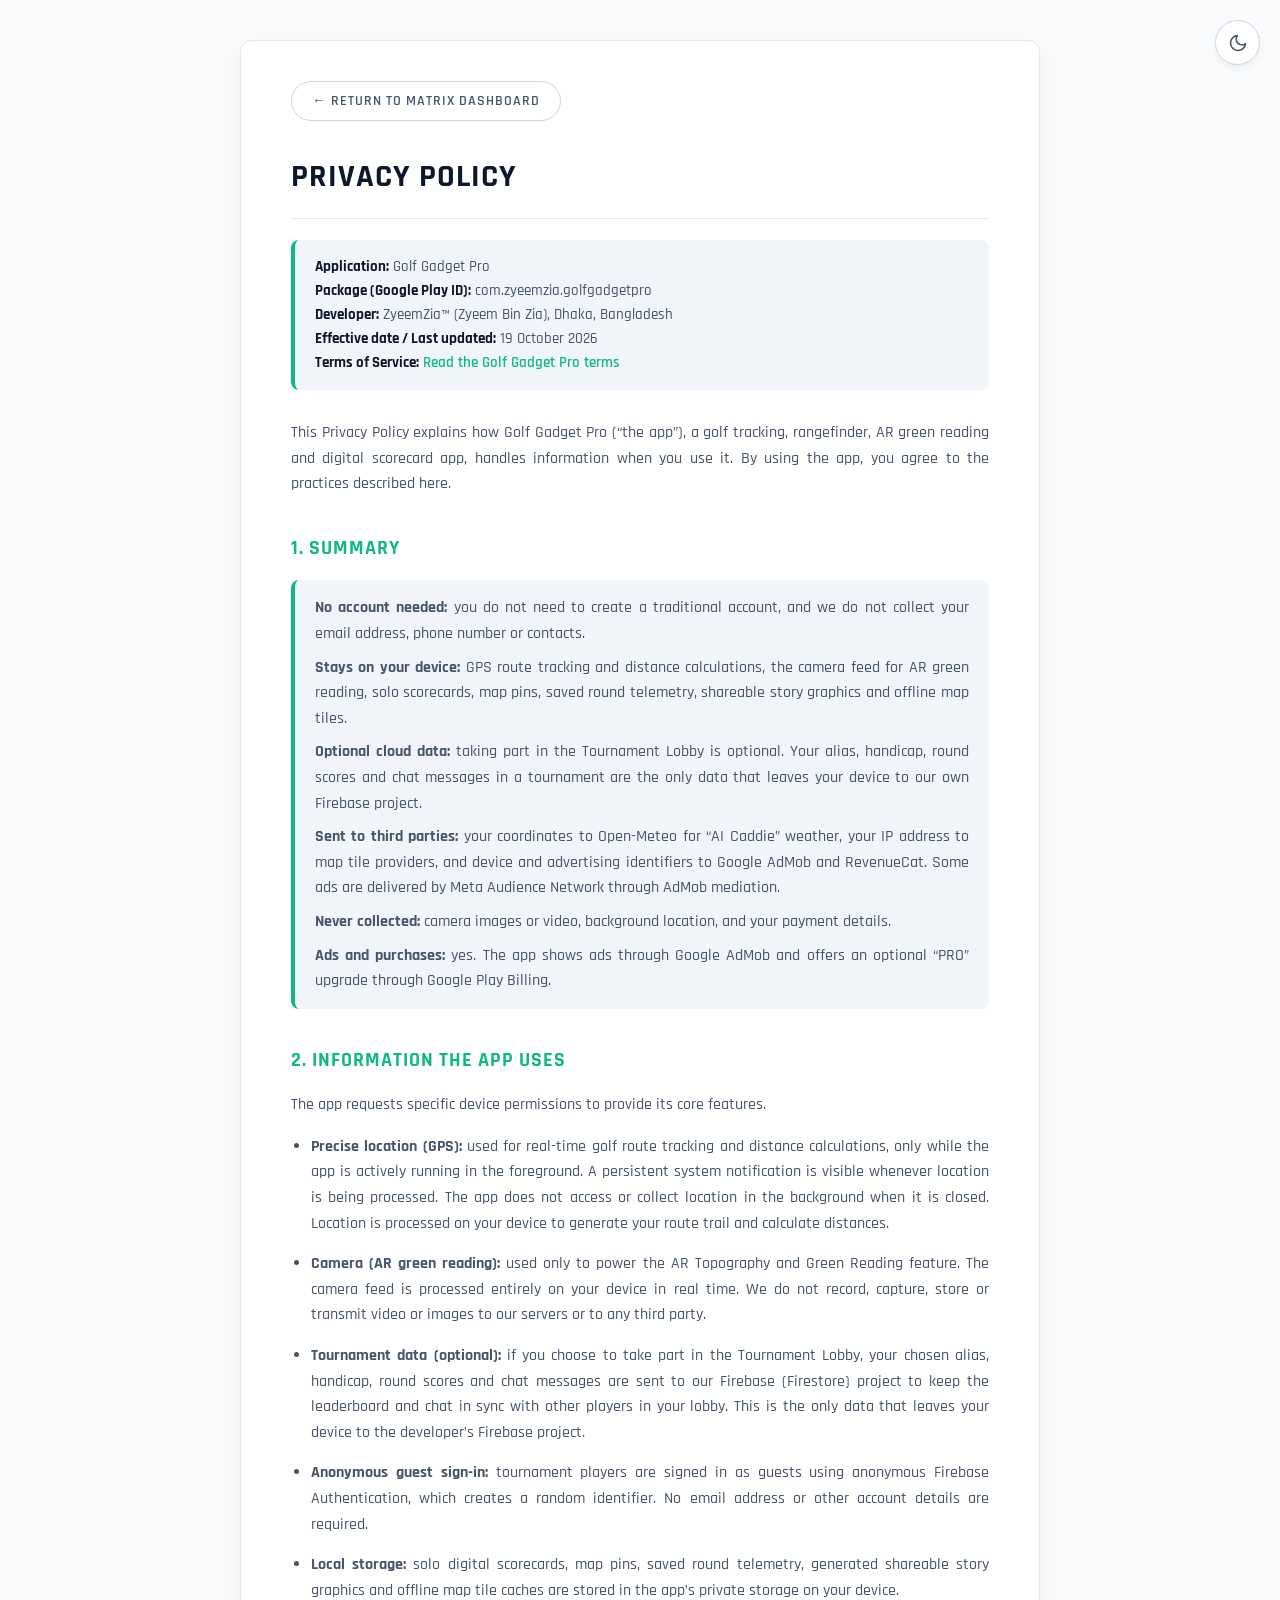
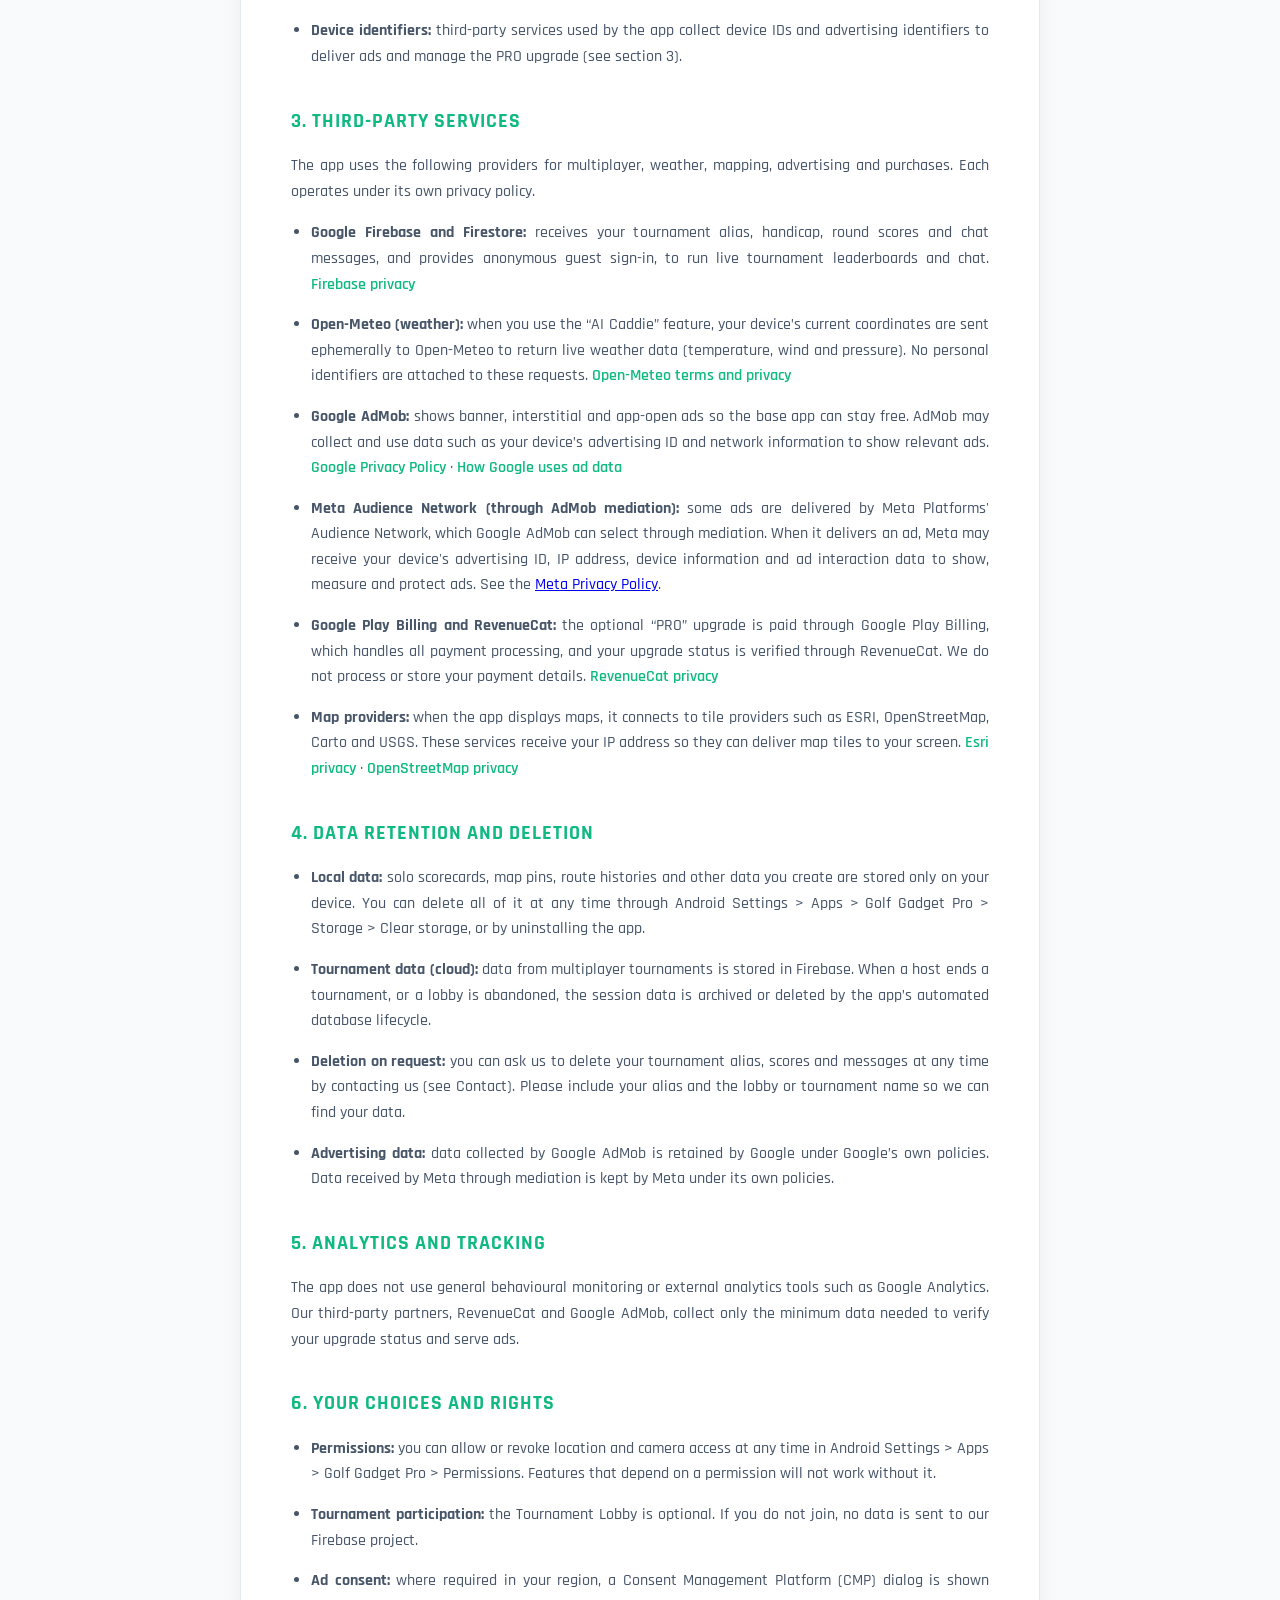
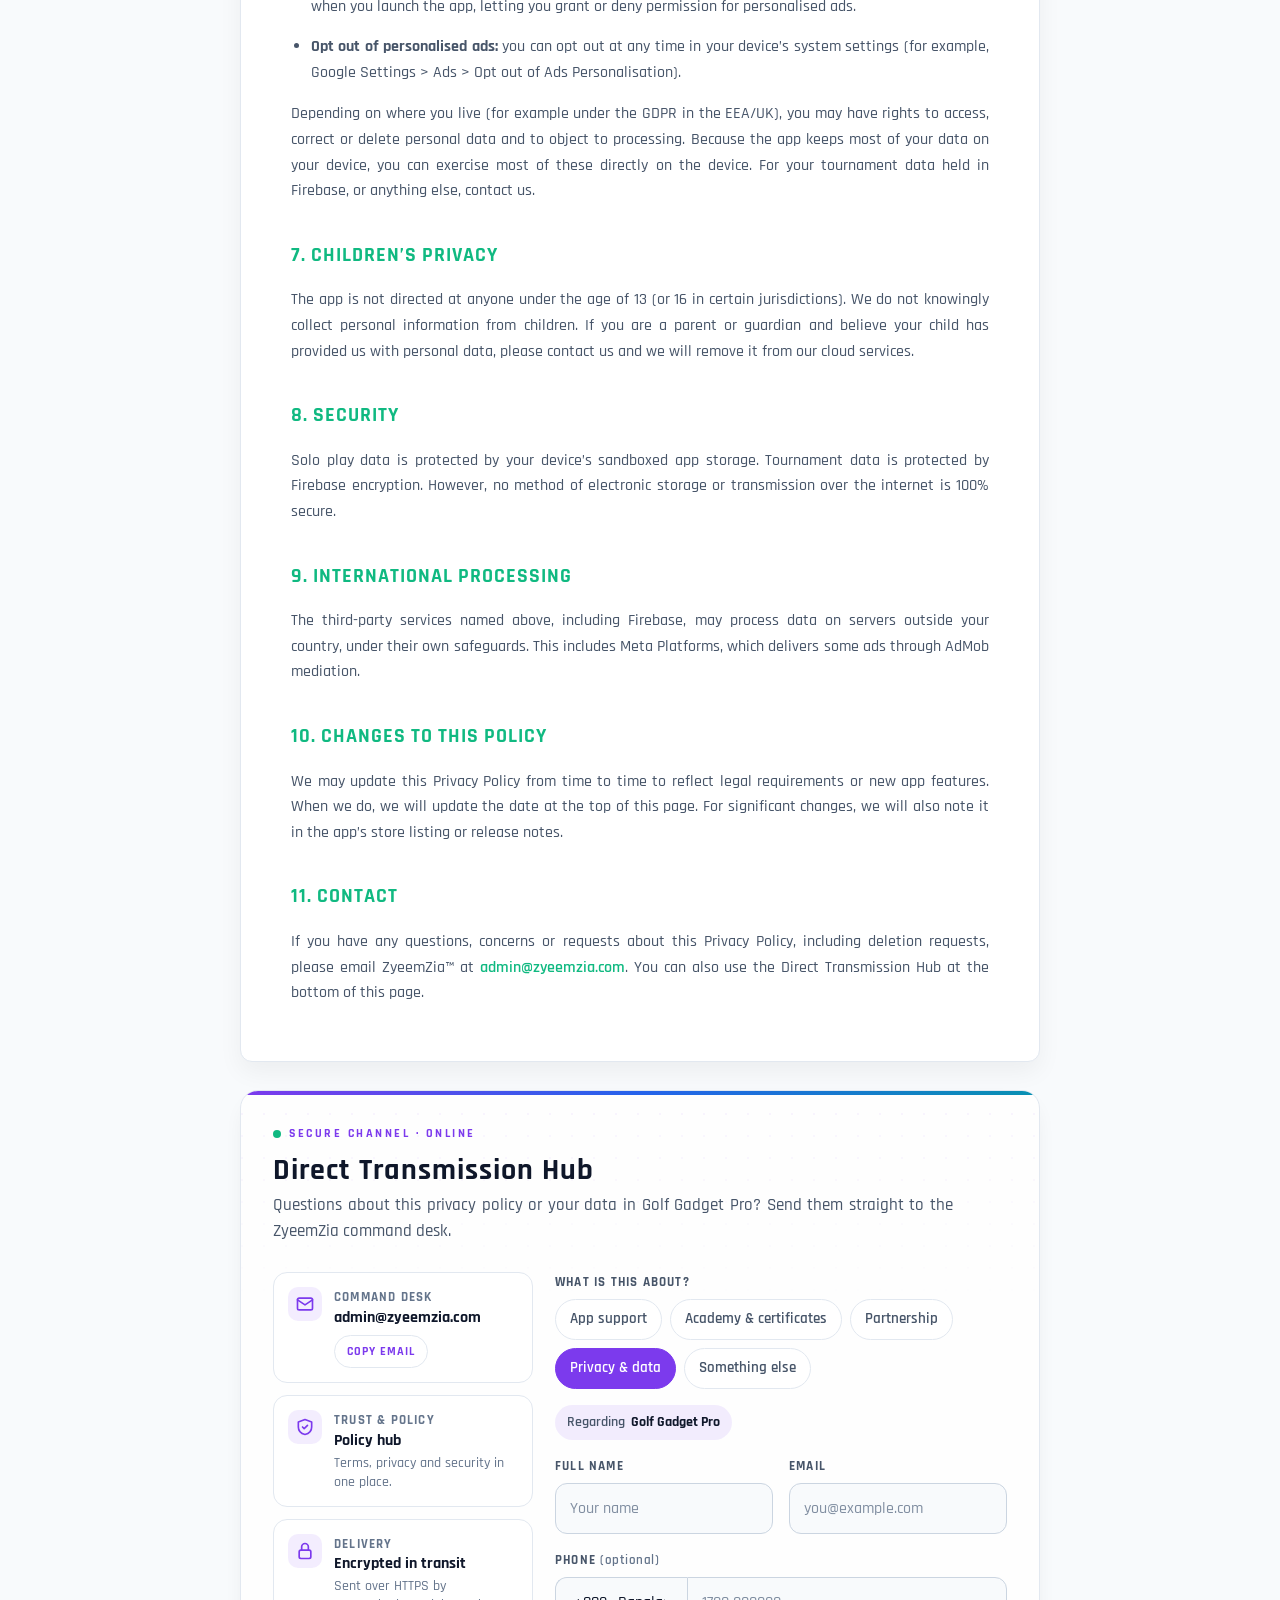
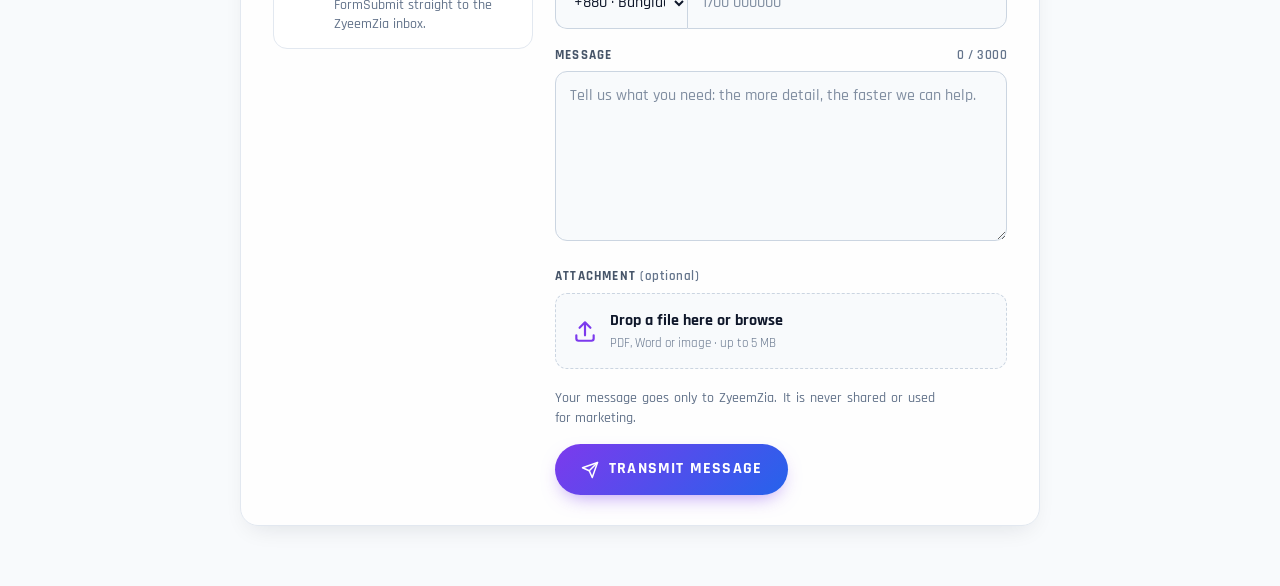
<file: privacy-golfgadgetpro.html>
<!DOCTYPE html>
<html lang="en">
<head>
    <meta charset="UTF-8">
    <meta name="viewport" content="width=device-width, initial-scale=1.0">
    <title>Privacy Protocol | Golf Gadget Pro</title>
    <link rel="icon" href="favicon.ico" sizes="any">
    <link rel="icon" type="image/png" sizes="32x32" href="favicon-32.png">
    <link rel="icon" type="image/png" sizes="64x64" href="favicon-64.png">
    <link rel="icon" type="image/png" sizes="192x192" href="icon-192.png">
    <link rel="apple-touch-icon" href="apple-touch-icon.png">
    <link rel="preconnect" href="https://fonts.googleapis.com">
    <link rel="preconnect" href="https://fonts.gstatic.com" crossorigin>
    <link href="https://fonts.googleapis.com/css2?family=Rajdhani:wght@400;500;600;700&display=swap" rel="stylesheet">
    
    <style>
/* Form controls use the page font; browsers otherwise fall back to Arial. */
button, input, select, textarea { font-family: inherit; }
/* Small print never drops below 12px on screen. */
small { font-size: max(12px, .85em); }

        /* =========================================
           BASE STYLING & THEME (DEFAULT: LIGHT MODE) 
           ========================================= */
        /* GLOBAL RESET FOR OVERFLOW PREVENTION */
        *, *::before, *::after {
            box-sizing: border-box;
        }

        body { 
            font-family: 'Rajdhani', -apple-system, BlinkMacSystemFont, "Segoe UI", Roboto, sans-serif; 
            background: #f8fafc; 
            color: #0f172a; 
            padding: 40px 20px; 
            line-height: 1.6;
            overflow-x: hidden; /* Prevents horizontal scroll wobbling */
            transition: background-color 0.3s ease, color 0.3s ease;
            margin: 0;
        }
        .container { 
            max-width: 800px; 
            width: 100%;
            margin: 0 auto; 
            background: #ffffff; 
            padding: 40px 50px; 
            border-radius: 12px; 
            border: 1px solid #e2e8f0; 
            text-align: justify; 
            box-shadow: 0 10px 25px rgba(0, 0, 0, 0.05); 
            transition: all 0.3s ease;
        }
        .back-btn { 
            display: inline-block; 
            margin-bottom: 30px; 
            color: #475569; 
            font-weight: 600; 
            text-decoration: none; 
            border: 1px solid #cbd5e1; 
            padding: 8px 20px; 
            border-radius: 30px;
            font-size: 14px;
            text-transform: uppercase;
            letter-spacing: 1px;
            transition: all 0.2s ease;
        }
        .back-btn:hover { background: #e2e8f0; color: #0f172a; border-color: #94a3b8; }
        
        h1 { color: #0f172a; font-size: 32px; border-bottom: 1px solid #e2e8f0; padding-bottom: 15px; margin-top: 0; text-transform: uppercase; letter-spacing: 1px; transition: color 0.3s ease, border-color 0.3s ease;}
        
        /* Emerald Accent for Golf Gadget Pro */
        h2 { color: #10b981; font-size: 20px; margin-top: 35px; text-transform: uppercase; letter-spacing: 1px;}
        
        p, li { color: #475569; font-size: 16px; font-weight: 500; margin-bottom: 15px; transition: color 0.3s ease; text-align: justify; }
        ul { padding-left: 20px; }
        
        .meta-info {
            background: #f1f5f9;
            padding: 15px 20px;
            border-radius: 8px;
            border-left: 4px solid #10b981;
            margin-bottom: 30px;
            transition: background 0.3s ease;
        }
        .meta-info p { margin: 0; font-size: 15px; text-align: left; }
        .meta-info strong { color: #0f172a; transition: color 0.3s ease; }
        
        a.contact-link { color: #10b981; text-decoration: none; font-weight: 600; }
        a.contact-link:hover { text-decoration: underline; }

        /* At-a-glance summary list */
        .glance { list-style: none; padding: 15px 20px; margin: 0 0 20px; background: #f1f5f9; border-radius: 8px; border-left: 4px solid #10b981; transition: background 0.3s ease; }
        .glance li { margin-bottom: 8px; text-align: left; }
        .glance li:last-child { margin-bottom: 0; }
        body.dark-mode .glance { background: rgba(17, 24, 39, 0.8); border-left-color: #10b981; }

        /* THEME TOGGLE BUTTON CSS (SVG Icons) */
        .theme-toggle-btn {
            position: fixed;
            top: 20px;
            right: 20px;
            background: #ffffff;
            border: 1px solid #cbd5e1;
            color: #475569;
            border-radius: 50%;
            width: 45px;
            height: 45px;
            display: flex;
            justify-content: center;
            align-items: center;
            cursor: pointer;
            z-index: 100;
            box-shadow: 0 4px 6px rgba(0,0,0,0.05);
            transition: all 0.3s ease;
        }
        .theme-toggle-btn:hover { transform: scale(1.1); border-color: #94a3b8; color: #0f172a; }
        
        /* Default state: Light Mode */
        .icon-moon { display: block; }
        .icon-sun { display: none; }

        /* Media Query adjusted to optimize mobile boundaries */
        @media (max-width: 650px) {
            body { padding: 20px 15px; } /* Reduce outer padding */
            .container { padding: 30px 20px; } /* Prevents text squeezing on tiny screens */
            h1 { font-size: 26px; }
            .back-btn { font-size: 13px; padding: 8px 16px; margin-bottom: 20px; }
            .theme-toggle-btn { top: 15px; right: 15px; width: 40px; height: 40px; } /* Slightly scale down button */
        }

        /* =========================================
           DARK MODE OVERRIDES 
           ========================================= */
        body.dark-mode { background: #090d16; color: #f1f5f9; }
        body.dark-mode .container { background: #111827; border-color: #1f2937; box-shadow: 0 10px 25px rgba(0, 0, 0, 0.5); }
        body.dark-mode .back-btn { color: #94a3b8; border-color: #334155; }
        body.dark-mode .back-btn:hover { background: #1e293b; color: #f8fafc; border-color: #475569; }
        
        body.dark-mode h1 { color: #f8fafc; border-bottom-color: #334155; }
        body.dark-mode p, body.dark-mode li { color: #9ca3af; }
        
        body.dark-mode .meta-info { background: rgba(17, 24, 39, 0.8); border-color: #1f2937; border-left-color: #10b981; }
        body.dark-mode .meta-info strong { color: #f8fafc; }

        body.dark-mode .theme-toggle-btn { background: #111827; border-color: #334155; color: #94a3b8; box-shadow: 0 4px 6px rgba(0,0,0,0.3);}
        body.dark-mode .theme-toggle-btn:hover { border-color: #475569; color: #f8fafc; }

        /* Dark state: Show Sun icon */
        body.dark-mode .icon-moon { display: none; }
        body.dark-mode .icon-sun { display: block; }
            /* phones: justified text leaves wide gaps between words, so use normal alignment */
        @media (max-width: 650px) { .container, .container p, .container li, .policy-card, .policy-card p, .policy-card li, .legal-entity-box p { text-align: left; } }
    </style>
    <link rel="stylesheet" href="transmit.css?v=6">
<link rel="canonical" href="https://zyeemzia.com/privacy-golfgadgetpro.html">
</head>
<body>

    <button id="themeToggle" class="theme-toggle-btn" title="Toggle Light/Dark Mode">
        <svg class="icon-moon" xmlns="http://www.w3.org/2000/svg" width="20" height="20" viewBox="0 0 24 24" fill="none" stroke="currentColor" stroke-width="2" stroke-linecap="round" stroke-linejoin="round">
            <path d="M21 12.79A9 9 0 1 1 11.21 3 7 7 0 0 0 21 12.79z"></path>
        </svg>
        <svg class="icon-sun" xmlns="http://www.w3.org/2000/svg" width="20" height="20" viewBox="0 0 24 24" fill="none" stroke="currentColor" stroke-width="2" stroke-linecap="round" stroke-linejoin="round">
            <circle cx="12" cy="12" r="5"></circle>
            <line x1="12" y1="1" x2="12" y2="3"></line>
            <line x1="12" y1="21" x2="12" y2="23"></line>
            <line x1="4.22" y1="4.22" x2="5.64" y2="5.64"></line>
            <line x1="18.36" y1="18.36" x2="19.78" y2="19.78"></line>
            <line x1="1" y1="12" x2="3" y2="12"></line>
            <line x1="21" y1="12" x2="23" y2="12"></line>
            <line x1="4.22" y1="19.78" x2="5.64" y2="18.36"></line>
            <line x1="18.36" y1="5.64" x2="19.78" y2="4.22"></line>
        </svg>
    </button>

    <div class="container">
        <a href="index.html" class="back-btn">← Return to Matrix Dashboard</a>
        
        <h1>Privacy Policy</h1>

        <div class="meta-info">
            <p><strong>Application:</strong> Golf Gadget Pro</p>
            <p><strong>Package (Google Play ID):</strong> com.zyeemzia.golfgadgetpro</p>
            <p><strong>Developer:</strong> ZyeemZia™ (Zyeem Bin Zia), Dhaka, Bangladesh</p>
            <p><strong>Effective date / Last updated:</strong> 19 October 2026</p>
            <p><strong>Terms of Service:</strong> <a href="terms-golfgadgetpro.html" class="contact-link">Read the Golf Gadget Pro terms</a></p>
        </div>

        <p>This Privacy Policy explains how Golf Gadget Pro (“the app”), a golf tracking, rangefinder, AR green reading and digital scorecard app, handles information when you use it. By using the app, you agree to the practices described here.</p>

        <h2>1. Summary</h2>
        <ul class="glance">
            <li><strong>No account needed:</strong> you do not need to create a traditional account, and we do not collect your email address, phone number or contacts.</li>
            <li><strong>Stays on your device:</strong> GPS route tracking and distance calculations, the camera feed for AR green reading, solo scorecards, map pins, saved round telemetry, shareable story graphics and offline map tiles.</li>
            <li><strong>Optional cloud data:</strong> taking part in the Tournament Lobby is optional. Your alias, handicap, round scores and chat messages in a tournament are the only data that leaves your device to our own Firebase project.</li>
            <li><strong>Sent to third parties:</strong> your coordinates to Open-Meteo for “AI Caddie” weather, your IP address to map tile providers, and device and advertising identifiers to Google AdMob and RevenueCat. Some ads are delivered by Meta Audience Network through AdMob mediation.</li>
            <li><strong>Never collected:</strong> camera images or video, background location, and your payment details.</li>
            <li><strong>Ads and purchases:</strong> yes. The app shows ads through Google AdMob and offers an optional “PRO” upgrade through Google Play Billing.</li>
        </ul>

        <h2>2. Information the App Uses</h2>
        <p>The app requests specific device permissions to provide its core features.</p>
        <ul>
            <li><strong>Precise location (GPS):</strong> used for real-time golf route tracking and distance calculations, only while the app is actively running in the foreground. A persistent system notification is visible whenever location is being processed. The app does not access or collect location in the background when it is closed. Location is processed on your device to generate your route trail and calculate distances.</li>
            <li><strong>Camera (AR green reading):</strong> used only to power the AR Topography and Green Reading feature. The camera feed is processed entirely on your device in real time. We do not record, capture, store or transmit video or images to our servers or to any third party.</li>
            <li><strong>Tournament data (optional):</strong> if you choose to take part in the Tournament Lobby, your chosen alias, handicap, round scores and chat messages are sent to our Firebase (Firestore) project to keep the leaderboard and chat in sync with other players in your lobby. This is the only data that leaves your device to the developer’s Firebase project.</li>
            <li><strong>Anonymous guest sign-in:</strong> tournament players are signed in as guests using anonymous Firebase Authentication, which creates a random identifier. No email address or other account details are required.</li>
            <li><strong>Local storage:</strong> solo digital scorecards, map pins, saved round telemetry, generated shareable story graphics and offline map tile caches are stored in the app’s private storage on your device.</li>
            <li><strong>Device identifiers:</strong> third-party services used by the app collect device IDs and advertising identifiers to deliver ads and manage the PRO upgrade (see section 3).</li>
        </ul>

        <h2>3. Third-Party Services</h2>
        <p>The app uses the following providers for multiplayer, weather, mapping, advertising and purchases. Each operates under its own privacy policy.</p>
        <ul>
            <li><strong>Google Firebase and Firestore:</strong> receives your tournament alias, handicap, round scores and chat messages, and provides anonymous guest sign-in, to run live tournament leaderboards and chat. <a href="https://firebase.google.com/support/privacy" class="contact-link" target="_blank" rel="noopener">Firebase privacy</a></li>
            <li><strong>Open-Meteo (weather):</strong> when you use the “AI Caddie” feature, your device’s current coordinates are sent ephemerally to Open-Meteo to return live weather data (temperature, wind and pressure). No personal identifiers are attached to these requests. <a href="https://open-meteo.com/en/terms" class="contact-link" target="_blank" rel="noopener">Open-Meteo terms and privacy</a></li>
            <li><strong>Google AdMob:</strong> shows banner, interstitial and app-open ads so the base app can stay free. AdMob may collect and use data such as your device’s advertising ID and network information to show relevant ads. <a href="https://policies.google.com/privacy" class="contact-link" target="_blank" rel="noopener">Google Privacy Policy</a> · <a href="https://business.safety.google/privacy/" class="contact-link" target="_blank" rel="noopener">How Google uses ad data</a></li>
            <li><strong>Meta Audience Network (through AdMob mediation):</strong> some ads are delivered by Meta Platforms' Audience Network, which Google AdMob can select through mediation. When it delivers an ad, Meta may receive your device's advertising ID, IP address, device information and ad interaction data to show, measure and protect ads. See the <a href="https://www.facebook.com/privacy/policy/" target="_blank" rel="noopener">Meta Privacy Policy</a>.</li>
            <li><strong>Google Play Billing and RevenueCat:</strong> the optional “PRO” upgrade is paid through Google Play Billing, which handles all payment processing, and your upgrade status is verified through RevenueCat. We do not process or store your payment details. <a href="https://www.revenuecat.com/privacy" class="contact-link" target="_blank" rel="noopener">RevenueCat privacy</a></li>
            <li><strong>Map providers:</strong> when the app displays maps, it connects to tile providers such as ESRI, OpenStreetMap, Carto and USGS. These services receive your IP address so they can deliver map tiles to your screen. <a href="https://www.esri.com/en-us/privacy/overview" class="contact-link" target="_blank" rel="noopener">Esri privacy</a> · <a href="https://osmfoundation.org/wiki/Privacy_Policy" class="contact-link" target="_blank" rel="noopener">OpenStreetMap privacy</a></li>
        </ul>

        <h2>4. Data Retention and Deletion</h2>
        <ul>
            <li><strong>Local data:</strong> solo scorecards, map pins, route histories and other data you create are stored only on your device. You can delete all of it at any time through Android Settings &gt; Apps &gt; Golf Gadget Pro &gt; Storage &gt; Clear storage, or by uninstalling the app.</li>
            <li><strong>Tournament data (cloud):</strong> data from multiplayer tournaments is stored in Firebase. When a host ends a tournament, or a lobby is abandoned, the session data is archived or deleted by the app’s automated database lifecycle.</li>
            <li><strong>Deletion on request:</strong> you can ask us to delete your tournament alias, scores and messages at any time by contacting us (see Contact). Please include your alias and the lobby or tournament name so we can find your data.</li>
            <li><strong>Advertising data:</strong> data collected by Google AdMob is retained by Google under Google’s own policies. Data received by Meta through mediation is kept by Meta under its own policies.</li>
        </ul>

        <h2>5. Analytics and Tracking</h2>
        <p>The app does not use general behavioural monitoring or external analytics tools such as Google Analytics. Our third-party partners, RevenueCat and Google AdMob, collect only the minimum data needed to verify your upgrade status and serve ads.</p>

        <h2>6. Your Choices and Rights</h2>
        <ul>
            <li><strong>Permissions:</strong> you can allow or revoke location and camera access at any time in Android Settings &gt; Apps &gt; Golf Gadget Pro &gt; Permissions. Features that depend on a permission will not work without it.</li>
            <li><strong>Tournament participation:</strong> the Tournament Lobby is optional. If you do not join, no data is sent to our Firebase project.</li>
            <li><strong>Ad consent:</strong> where required in your region, a Consent Management Platform (CMP) dialog is shown when you launch the app, letting you grant or deny permission for personalised ads.</li>
            <li><strong>Opt out of personalised ads:</strong> you can opt out at any time in your device’s system settings (for example, Google Settings &gt; Ads &gt; Opt out of Ads Personalisation).</li>
        </ul>
        <p>Depending on where you live (for example under the GDPR in the EEA/UK), you may have rights to access, correct or delete personal data and to object to processing. Because the app keeps most of your data on your device, you can exercise most of these directly on the device. For your tournament data held in Firebase, or anything else, contact us.</p>

        <h2>7. Children’s Privacy</h2>
        <p>The app is not directed at anyone under the age of 13 (or 16 in certain jurisdictions). We do not knowingly collect personal information from children. If you are a parent or guardian and believe your child has provided us with personal data, please contact us and we will remove it from our cloud services.</p>

        <h2>8. Security</h2>
        <p>Solo play data is protected by your device’s sandboxed app storage. Tournament data is protected by Firebase encryption. However, no method of electronic storage or transmission over the internet is 100% secure.</p>

        <h2>9. International Processing</h2>
        <p>The third-party services named above, including Firebase, may process data on servers outside your country, under their own safeguards. This includes Meta Platforms, which delivers some ads through AdMob mediation.</p>

        <h2>10. Changes to This Policy</h2>
        <p>We may update this Privacy Policy from time to time to reflect legal requirements or new app features. When we do, we will update the date at the top of this page. For significant changes, we will also note it in the app’s store listing or release notes.</p>

        <h2>11. Contact</h2>
        <p>If you have any questions, concerns or requests about this Privacy Policy, including deletion requests, please email ZyeemZia™ at <a href="mailto:admin@zyeemzia.com" class="contact-link">admin@zyeemzia.com</a>. You can also use the Direct Transmission Hub at the bottom of this page.</p>
    </div>
    <!-- DIRECT TRANSMISSION HUB (shared component from zyeemzia.com) -->
    <div class="tx-page"><section class="tx-mount" id="contact" data-tx-topic="privacy" data-tx-regarding="Golf Gadget Pro" data-tx-source="zyeemzia.com · Privacy · Golf Gadget Pro" data-tx-lead="Questions about this privacy policy or your data in Golf Gadget Pro? Send them straight to the ZyeemZia command desk."></section></div>


    <script>
        const themeBtn = document.getElementById('themeToggle');
        const bodyElement = document.body;
        
        // Check if the user selected dark mode on the main index.html page
        if(localStorage.getItem('matrixTheme') === 'dark') {
            bodyElement.classList.add('dark-mode');
        }

        themeBtn.addEventListener('click', () => {
            bodyElement.classList.toggle('dark-mode');
            
            if(bodyElement.classList.contains('dark-mode')) {
                localStorage.setItem('matrixTheme', 'dark');
            } else {
                localStorage.setItem('matrixTheme', 'light');
            }
        });
    </script>
    <script src="transmit.js?v=3" defer></script>
<script>/* ZyeemZia house style: justified writing. Paragraphs and list text that read left-aligned are justified; centred text, headings, buttons and columns too narrow to justify cleanly stay as they are. Copyright © ZyeemZia */(function(){var S='p,li,dd,blockquote';function j(r){if(!r||!r.querySelectorAll)return;var L=r.querySelectorAll(S);for(var i=0;i<L.length;i++){var e=L[i];if(e.getAttribute('data-zj'))continue;e.setAttribute('data-zj','1');var a=getComputedStyle(e).textAlign;if(a==='start'||a==='left'||a==='-webkit-auto'){var w=e.clientWidth;if(!w||w>=280)e.style.textAlign='justify'}}}function go(){j(document);if(!window.MutationObserver)return;new MutationObserver(function(m){for(var i=0;i<m.length;i++){var N=m[i].addedNodes;for(var k=0;k<N.length;k++){var n=N[k];if(n.nodeType===1)j(n.matches&&n.matches(S)?n.parentNode:n)}}}).observe(document.body,{childList:true,subtree:true})}if(document.readyState==='loading')document.addEventListener('DOMContentLoaded',go);else go()})()</script>
</body>
</html>
</file>
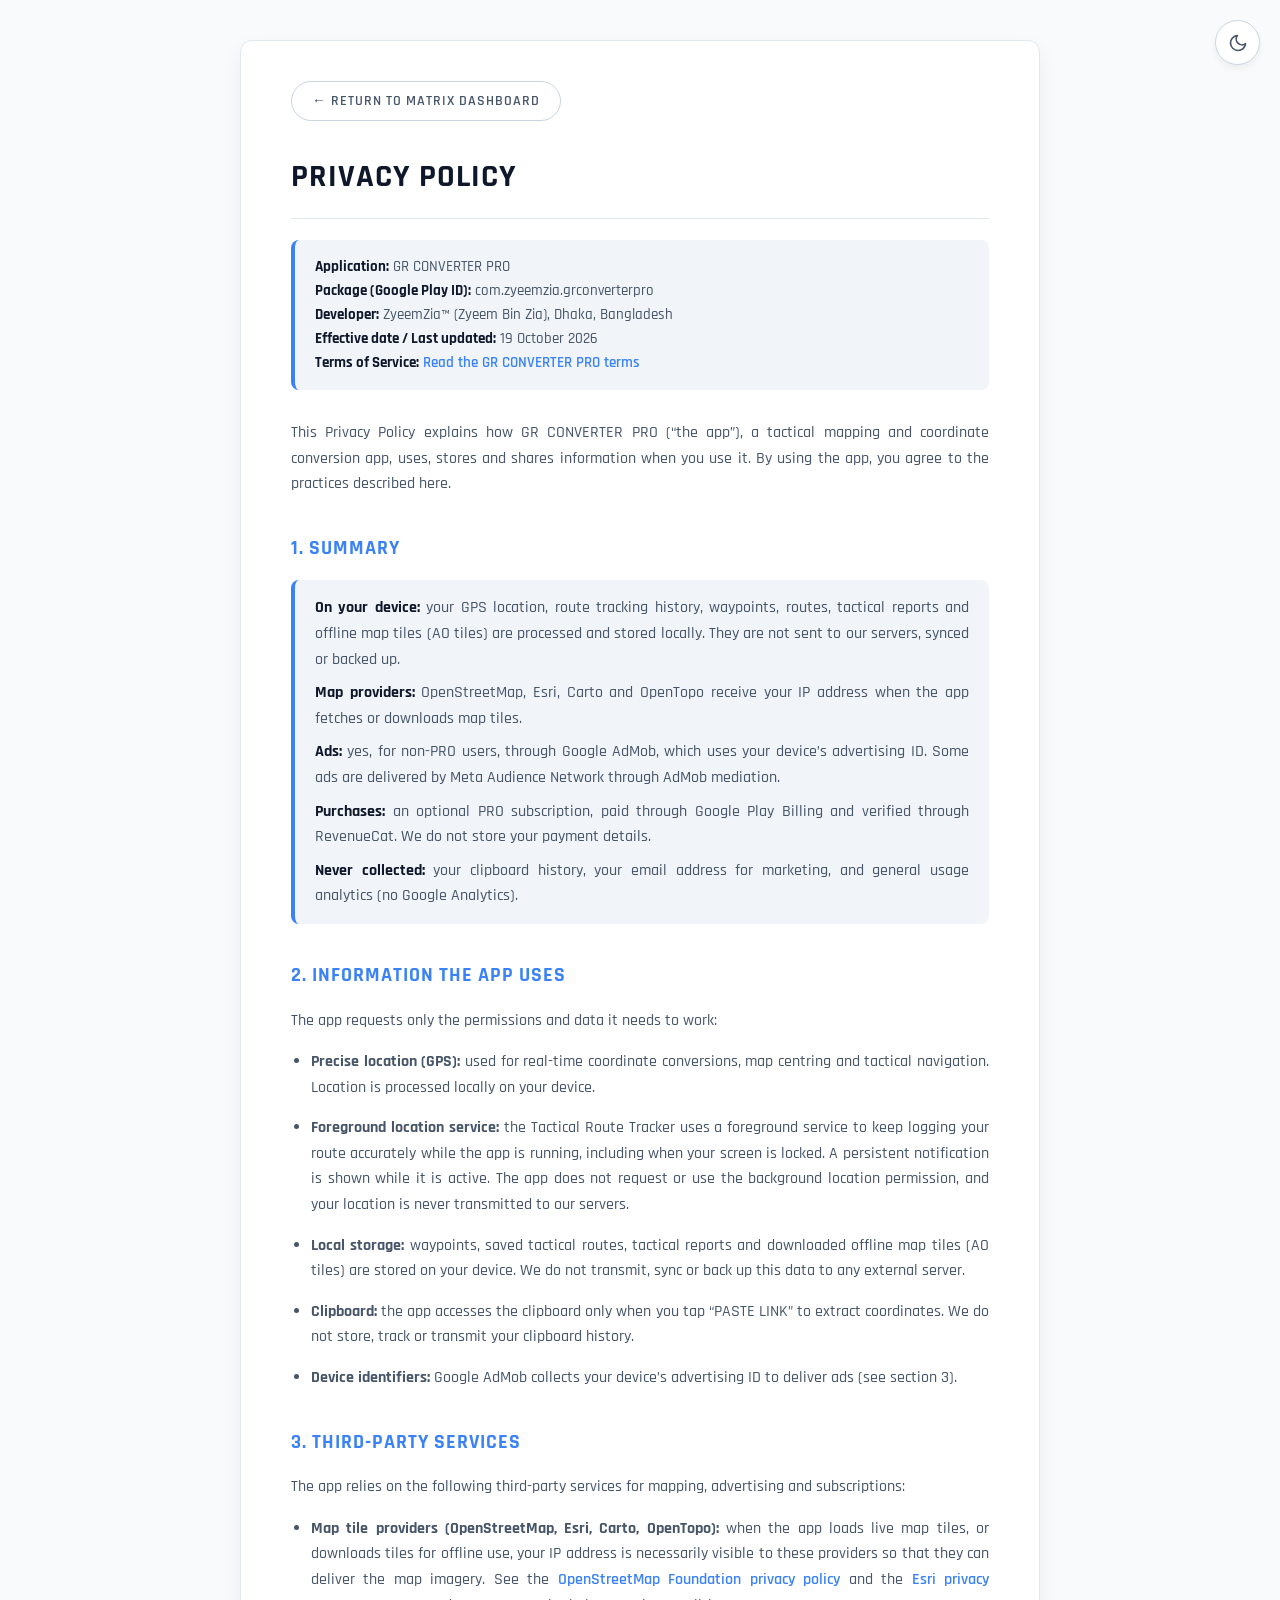
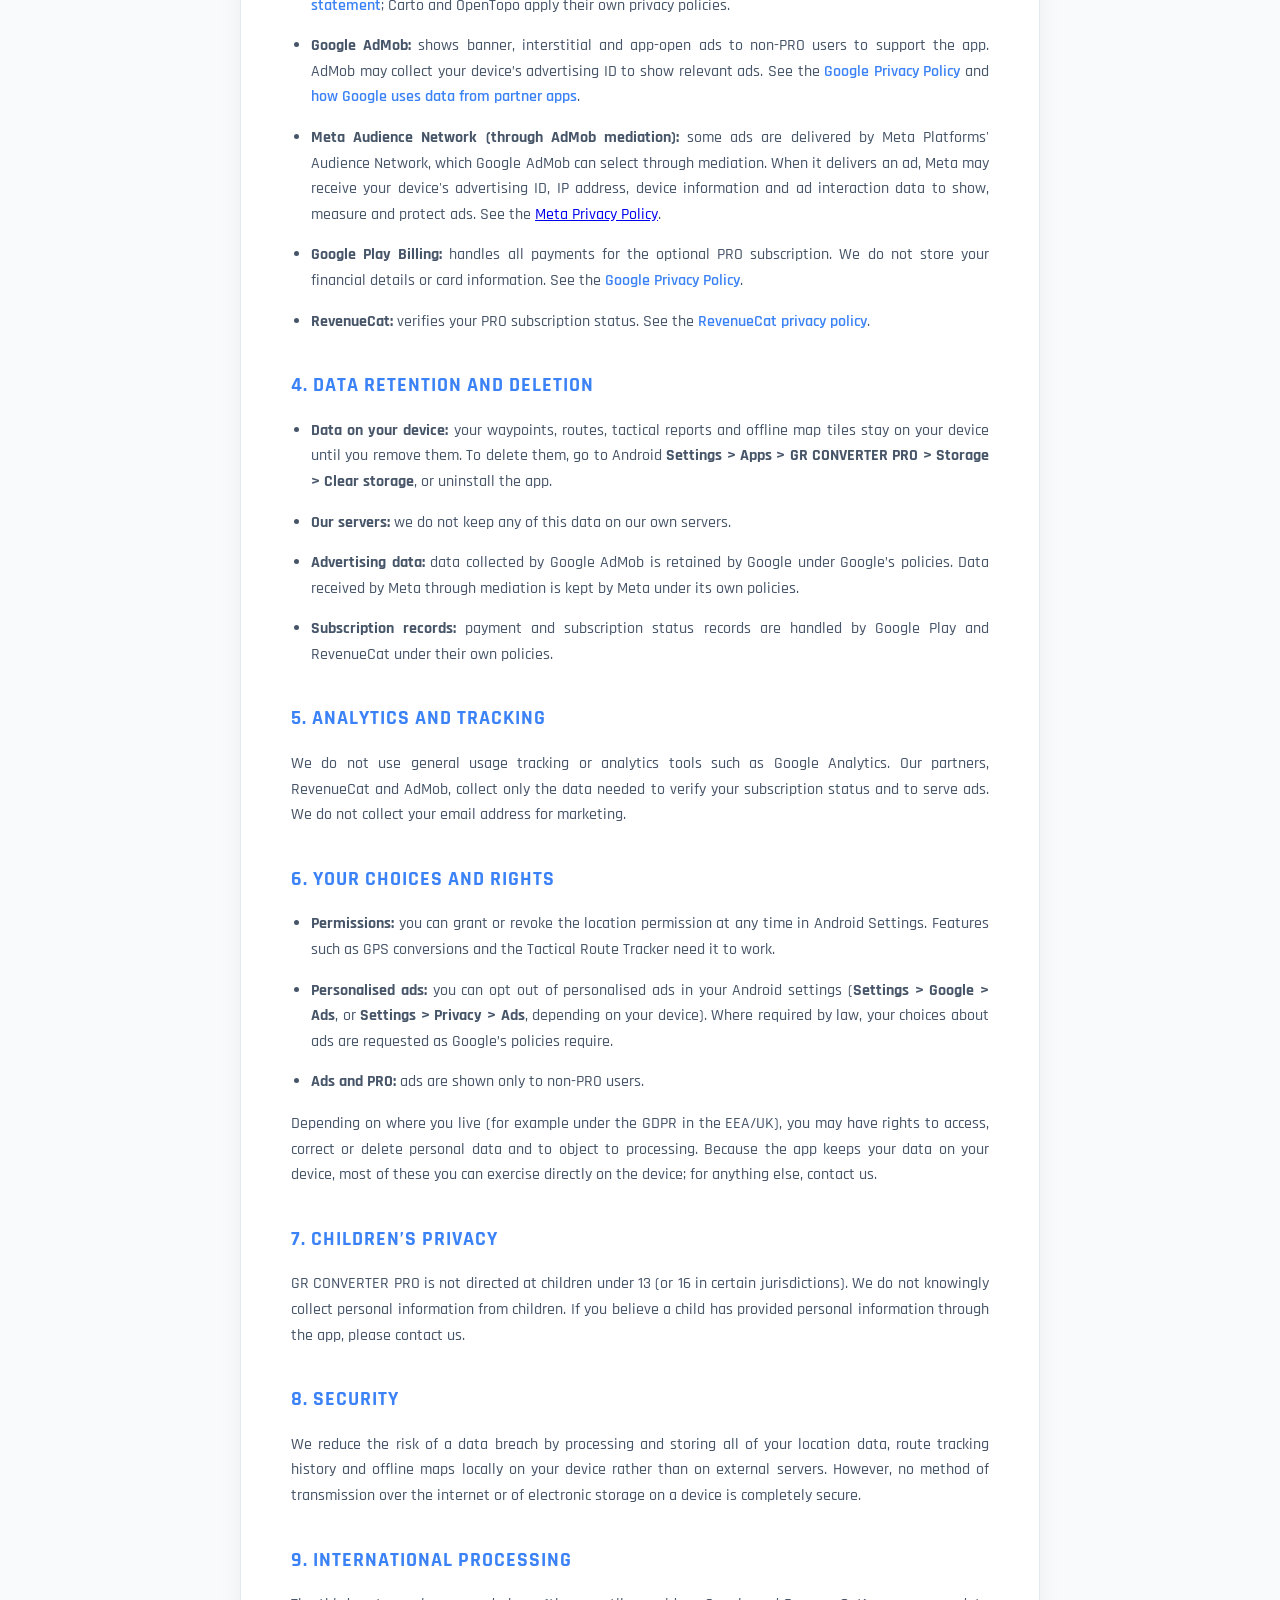
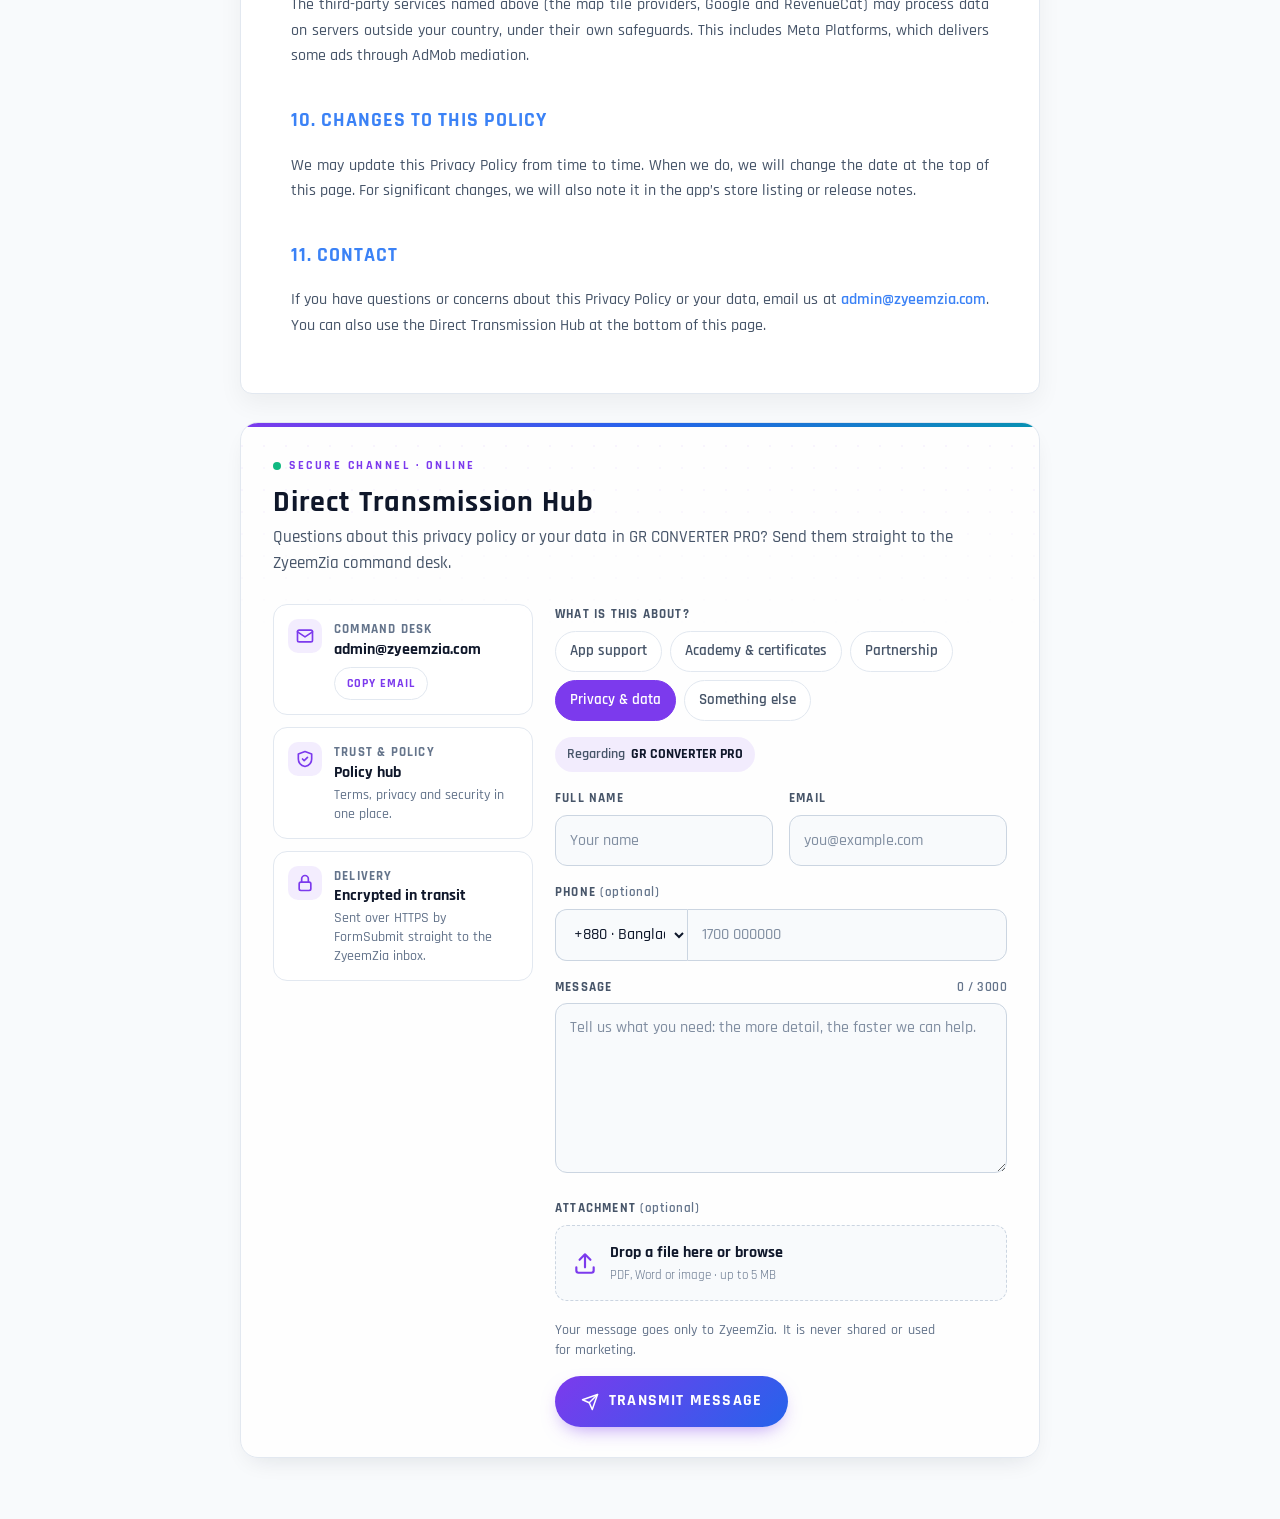
<file: privacy-grconverterpro.html>
<!DOCTYPE html>
<html lang="en">
<head>
    <meta charset="UTF-8">
    <meta name="viewport" content="width=device-width, initial-scale=1.0">
    <title>Privacy Protocol | GR CONVERTER PRO</title>
    <link rel="icon" href="favicon.ico" sizes="any">
    <link rel="icon" type="image/png" sizes="32x32" href="favicon-32.png">
    <link rel="icon" type="image/png" sizes="64x64" href="favicon-64.png">
    <link rel="icon" type="image/png" sizes="192x192" href="icon-192.png">
    <link rel="apple-touch-icon" href="apple-touch-icon.png">
    <link rel="preconnect" href="https://fonts.googleapis.com">
    <link rel="preconnect" href="https://fonts.gstatic.com" crossorigin>
    <link href="https://fonts.googleapis.com/css2?family=Rajdhani:wght@400;500;600;700&display=swap" rel="stylesheet">
    
    <style>
/* Form controls use the page font; browsers otherwise fall back to Arial. */
button, input, select, textarea { font-family: inherit; }
/* Small print never drops below 12px on screen. */
small { font-size: max(12px, .85em); }

        /* =========================================
           BASE STYLING & THEME (DEFAULT: LIGHT MODE) 
           ========================================= */
        /* GLOBAL RESET FOR OVERFLOW PREVENTION */
        *, *::before, *::after {
            box-sizing: border-box;
        }

        body { 
            font-family: 'Rajdhani', -apple-system, BlinkMacSystemFont, "Segoe UI", Roboto, sans-serif; 
            background: #f8fafc; 
            color: #0f172a; 
            padding: 40px 20px; 
            line-height: 1.6;
            margin: 0;
            overflow-x: hidden; /* Prevents horizontal scroll wobbling */
            transition: background-color 0.3s ease, color 0.3s ease;
        }
        .container { 
            max-width: 800px; 
            width: 100%;
            margin: 0 auto; 
            background: #ffffff; 
            padding: 40px 50px; 
            border-radius: 12px; 
            border: 1px solid #e2e8f0; 
            text-align: justify; 
            box-shadow: 0 10px 25px rgba(0, 0, 0, 0.05); 
            transition: all 0.3s ease;
        }
        .back-btn { 
            display: inline-block; 
            margin-bottom: 30px; 
            color: #475569; 
            font-weight: 600; 
            text-decoration: none; 
            border: 1px solid #cbd5e1; 
            padding: 8px 20px; 
            border-radius: 30px;
            font-size: 14px;
            text-transform: uppercase;
            letter-spacing: 1px;
            transition: all 0.2s ease;
        }
        .back-btn:hover { background: #e2e8f0; color: #0f172a; border-color: #94a3b8; }
        
        h1 { color: #0f172a; font-size: 32px; border-bottom: 1px solid #e2e8f0; padding-bottom: 15px; margin-top: 0; text-transform: uppercase; letter-spacing: 1px; transition: color 0.3s ease, border-color 0.3s ease;}
        
        /* Blue Accent for GR CONVERTER PRO */
        h2 { color: #3b82f6; font-size: 20px; margin-top: 35px; text-transform: uppercase; letter-spacing: 1px;}
        
        p, li { color: #475569; font-size: 16px; font-weight: 500; margin-bottom: 15px; transition: color 0.3s ease; text-align: justify; }
        ul { padding-left: 20px; }
        
        .meta-info {
            background: #f1f5f9;
            padding: 15px 20px;
            border-radius: 8px;
            border-left: 4px solid #3b82f6;
            margin-bottom: 30px;
            transition: background 0.3s ease;
        }
        .meta-info p { margin: 0; font-size: 15px; text-align: left; }
        .meta-info strong { color: #0f172a; transition: color 0.3s ease; }
        
        a.contact-link { color: #3b82f6; text-decoration: none; font-weight: 600; }
        a.contact-link:hover { text-decoration: underline; }

        /* AT-A-GLANCE SUMMARY LIST */
        ul.glance { list-style: none; padding: 15px 20px; margin: 0 0 20px; background: #f1f5f9; border-radius: 8px; border-left: 4px solid #3b82f6; transition: background 0.3s ease; }
        ul.glance li { margin-bottom: 8px; text-align: left; }
        ul.glance li:last-child { margin-bottom: 0; }
        ul.glance li strong { color: #0f172a; transition: color 0.3s ease; }

        /* THEME TOGGLE BUTTON CSS (SVG Icons) */
        .theme-toggle-btn {
            position: fixed;
            top: 20px;
            right: 20px;
            background: #ffffff;
            border: 1px solid #cbd5e1;
            color: #475569;
            border-radius: 50%;
            width: 45px;
            height: 45px;
            display: flex;
            justify-content: center;
            align-items: center;
            cursor: pointer;
            z-index: 100;
            box-shadow: 0 4px 6px rgba(0,0,0,0.05);
            transition: all 0.3s ease;
        }
        .theme-toggle-btn:hover { transform: scale(1.1); border-color: #94a3b8; color: #0f172a; }
        
        /* Default state: Light Mode */
        .icon-moon { display: block; }
        .icon-sun { display: none; }

        /* Media Query adjusted to optimize mobile boundaries */
        @media (max-width: 650px) {
            body { padding: 20px 15px; } /* Reduce outer padding */
            .container { padding: 30px 20px; } /* Prevents text squeezing on tiny screens */
            h1 { font-size: 26px; }
            .back-btn { font-size: 13px; padding: 8px 16px; margin-bottom: 20px; }
            .theme-toggle-btn { top: 15px; right: 15px; width: 40px; height: 40px; } /* Slightly scale down button */
        }

        /* =========================================
           DARK MODE OVERRIDES 
           ========================================= */
        body.dark-mode { background: #090d16; color: #f1f5f9; }
        body.dark-mode .container { background: #111827; border-color: #1f2937; box-shadow: 0 10px 25px rgba(0, 0, 0, 0.5); }
        body.dark-mode .back-btn { color: #94a3b8; border-color: #334155; }
        body.dark-mode .back-btn:hover { background: #1e293b; color: #f8fafc; border-color: #475569; }
        
        body.dark-mode h1 { color: #f8fafc; border-bottom-color: #334155; }
        body.dark-mode p, body.dark-mode li { color: #9ca3af; }
        
        body.dark-mode .meta-info { background: rgba(17, 24, 39, 0.8); border-color: #1f2937; border-left-color: #3b82f6;}
        body.dark-mode .meta-info strong { color: #f8fafc; }
        body.dark-mode ul.glance { background: rgba(17, 24, 39, 0.8); border-left-color: #3b82f6; }
        body.dark-mode ul.glance li strong { color: #f8fafc; }

        body.dark-mode .theme-toggle-btn { background: #111827; border-color: #334155; color: #94a3b8; box-shadow: 0 4px 6px rgba(0,0,0,0.3);}
        body.dark-mode .theme-toggle-btn:hover { border-color: #475569; color: #f8fafc; }

        /* Dark state: Show Sun icon to toggle Light Mode */
        body.dark-mode .icon-moon { display: none; }
        body.dark-mode .icon-sun { display: block; }
            /* phones: justified text leaves wide gaps between words, so use normal alignment */
        @media (max-width: 650px) { .container, .container p, .container li, .policy-card, .policy-card p, .policy-card li, .legal-entity-box p { text-align: left; } }
    </style>
    <link rel="stylesheet" href="transmit.css?v=6">
<link rel="canonical" href="https://zyeemzia.com/privacy-grconverterpro.html">
</head>
<body>

    <!-- Theme Toggle Button with dynamic SVG Icons -->
    <button id="themeToggle" class="theme-toggle-btn" title="Toggle Light/Dark Mode">
        <svg class="icon-moon" xmlns="http://www.w3.org/2000/svg" width="20" height="20" viewBox="0 0 24 24" fill="none" stroke="currentColor" stroke-width="2" stroke-linecap="round" stroke-linejoin="round">
            <path d="M21 12.79A9 9 0 1 1 11.21 3 7 7 0 0 0 21 12.79z"></path>
        </svg>
        <svg class="icon-sun" xmlns="http://www.w3.org/2000/svg" width="20" height="20" viewBox="0 0 24 24" fill="none" stroke="currentColor" stroke-width="2" stroke-linecap="round" stroke-linejoin="round">
            <circle cx="12" cy="12" r="5"></circle>
            <line x1="12" y1="1" x2="12" y2="3"></line>
            <line x1="12" y1="21" x2="12" y2="23"></line>
            <line x1="4.22" y1="4.22" x2="5.64" y2="5.64"></line>
            <line x1="18.36" y1="18.36" x2="19.78" y2="19.78"></line>
            <line x1="1" y1="12" x2="3" y2="12"></line>
            <line x1="21" y1="12" x2="23" y2="12"></line>
            <line x1="4.22" y1="19.78" x2="5.64" y2="18.36"></line>
            <line x1="18.36" y1="5.64" x2="19.78" y2="4.22"></line>
        </svg>
    </button>

    <div class="container">
        <a href="index.html" class="back-btn">← Return to Matrix Dashboard</a>
        
        <h1>Privacy Policy</h1>

        <div class="meta-info">
            <p><strong>Application:</strong> GR CONVERTER PRO</p>
            <p><strong>Package (Google Play ID):</strong> com.zyeemzia.grconverterpro</p>
            <p><strong>Developer:</strong> ZyeemZia™ (Zyeem Bin Zia), Dhaka, Bangladesh</p>
            <p><strong>Effective date / Last updated:</strong> 19 October 2026</p>
            <p><strong>Terms of Service:</strong> <a href="terms-grconverterpro.html" class="contact-link">Read the GR CONVERTER PRO terms</a></p>
        </div>

        <p>This Privacy Policy explains how GR CONVERTER PRO (“the app”), a tactical mapping and coordinate conversion app, uses, stores and shares information when you use it. By using the app, you agree to the practices described here.</p>

        <h2>1. Summary</h2>
        <ul class="glance">
            <li><strong>On your device:</strong> your GPS location, route tracking history, waypoints, routes, tactical reports and offline map tiles (AO tiles) are processed and stored locally. They are not sent to our servers, synced or backed up.</li>
            <li><strong>Map providers:</strong> OpenStreetMap, Esri, Carto and OpenTopo receive your IP address when the app fetches or downloads map tiles.</li>
            <li><strong>Ads:</strong> yes, for non-PRO users, through Google AdMob, which uses your device’s advertising ID. Some ads are delivered by Meta Audience Network through AdMob mediation.</li>
            <li><strong>Purchases:</strong> an optional PRO subscription, paid through Google Play Billing and verified through RevenueCat. We do not store your payment details.</li>
            <li><strong>Never collected:</strong> your clipboard history, your email address for marketing, and general usage analytics (no Google Analytics).</li>
        </ul>

        <h2>2. Information the App Uses</h2>
        <p>The app requests only the permissions and data it needs to work:</p>
        <ul>
            <li><strong>Precise location (GPS):</strong> used for real-time coordinate conversions, map centring and tactical navigation. Location is processed locally on your device.</li>
            <li><strong>Foreground location service:</strong> the Tactical Route Tracker uses a foreground service to keep logging your route accurately while the app is running, including when your screen is locked. A persistent notification is shown while it is active. The app does not request or use the background location permission, and your location is never transmitted to our servers.</li>
            <li><strong>Local storage:</strong> waypoints, saved tactical routes, tactical reports and downloaded offline map tiles (AO tiles) are stored on your device. We do not transmit, sync or back up this data to any external server.</li>
            <li><strong>Clipboard:</strong> the app accesses the clipboard only when you tap “PASTE LINK” to extract coordinates. We do not store, track or transmit your clipboard history.</li>
            <li><strong>Device identifiers:</strong> Google AdMob collects your device’s advertising ID to deliver ads (see section 3).</li>
        </ul>

        <h2>3. Third-Party Services</h2>
        <p>The app relies on the following third-party services for mapping, advertising and subscriptions:</p>
        <ul>
            <li><strong>Map tile providers (OpenStreetMap, Esri, Carto, OpenTopo):</strong> when the app loads live map tiles, or downloads tiles for offline use, your IP address is necessarily visible to these providers so that they can deliver the map imagery. See the <a href="https://osmfoundation.org/wiki/Privacy_Policy" class="contact-link" target="_blank" rel="noopener">OpenStreetMap Foundation privacy policy</a> and the <a href="https://www.esri.com/en-us/privacy/overview" class="contact-link" target="_blank" rel="noopener">Esri privacy statement</a>; Carto and OpenTopo apply their own privacy policies.</li>
            <li><strong>Google AdMob:</strong> shows banner, interstitial and app-open ads to non-PRO users to support the app. AdMob may collect your device’s advertising ID to show relevant ads. See the <a href="https://policies.google.com/privacy" class="contact-link" target="_blank" rel="noopener">Google Privacy Policy</a> and <a href="https://business.safety.google/privacy/" class="contact-link" target="_blank" rel="noopener">how Google uses data from partner apps</a>.</li>
            <li><strong>Meta Audience Network (through AdMob mediation):</strong> some ads are delivered by Meta Platforms' Audience Network, which Google AdMob can select through mediation. When it delivers an ad, Meta may receive your device's advertising ID, IP address, device information and ad interaction data to show, measure and protect ads. See the <a href="https://www.facebook.com/privacy/policy/" target="_blank" rel="noopener">Meta Privacy Policy</a>.</li>
            <li><strong>Google Play Billing:</strong> handles all payments for the optional PRO subscription. We do not store your financial details or card information. See the <a href="https://policies.google.com/privacy" class="contact-link" target="_blank" rel="noopener">Google Privacy Policy</a>.</li>
            <li><strong>RevenueCat:</strong> verifies your PRO subscription status. See the <a href="https://www.revenuecat.com/privacy" class="contact-link" target="_blank" rel="noopener">RevenueCat privacy policy</a>.</li>
        </ul>

        <h2>4. Data Retention and Deletion</h2>
        <ul>
            <li><strong>Data on your device:</strong> your waypoints, routes, tactical reports and offline map tiles stay on your device until you remove them. To delete them, go to Android <strong>Settings &gt; Apps &gt; GR CONVERTER PRO &gt; Storage &gt; Clear storage</strong>, or uninstall the app.</li>
            <li><strong>Our servers:</strong> we do not keep any of this data on our own servers.</li>
            <li><strong>Advertising data:</strong> data collected by Google AdMob is retained by Google under Google’s policies. Data received by Meta through mediation is kept by Meta under its own policies.</li>
            <li><strong>Subscription records:</strong> payment and subscription status records are handled by Google Play and RevenueCat under their own policies.</li>
        </ul>

        <h2>5. Analytics and Tracking</h2>
        <p>We do not use general usage tracking or analytics tools such as Google Analytics. Our partners, RevenueCat and AdMob, collect only the data needed to verify your subscription status and to serve ads. We do not collect your email address for marketing.</p>

        <h2>6. Your Choices and Rights</h2>
        <ul>
            <li><strong>Permissions:</strong> you can grant or revoke the location permission at any time in Android Settings. Features such as GPS conversions and the Tactical Route Tracker need it to work.</li>
            <li><strong>Personalised ads:</strong> you can opt out of personalised ads in your Android settings (<strong>Settings &gt; Google &gt; Ads</strong>, or <strong>Settings &gt; Privacy &gt; Ads</strong>, depending on your device). Where required by law, your choices about ads are requested as Google’s policies require.</li>
            <li><strong>Ads and PRO:</strong> ads are shown only to non-PRO users.</li>
        </ul>
        <p>Depending on where you live (for example under the GDPR in the EEA/UK), you may have rights to access, correct or delete personal data and to object to processing. Because the app keeps your data on your device, most of these you can exercise directly on the device; for anything else, contact us.</p>

        <h2>7. Children’s Privacy</h2>
        <p>GR CONVERTER PRO is not directed at children under 13 (or 16 in certain jurisdictions). We do not knowingly collect personal information from children. If you believe a child has provided personal information through the app, please contact us.</p>

        <h2>8. Security</h2>
        <p>We reduce the risk of a data breach by processing and storing all of your location data, route tracking history and offline maps locally on your device rather than on external servers. However, no method of transmission over the internet or of electronic storage on a device is completely secure.</p>

        <h2>9. International Processing</h2>
        <p>The third-party services named above (the map tile providers, Google and RevenueCat) may process data on servers outside your country, under their own safeguards. This includes Meta Platforms, which delivers some ads through AdMob mediation.</p>

        <h2>10. Changes to This Policy</h2>
        <p>We may update this Privacy Policy from time to time. When we do, we will change the date at the top of this page. For significant changes, we will also note it in the app’s store listing or release notes.</p>

        <h2>11. Contact</h2>
        <p>If you have questions or concerns about this Privacy Policy or your data, email us at <a href="mailto:admin@zyeemzia.com" class="contact-link">admin@zyeemzia.com</a>. You can also use the Direct Transmission Hub at the bottom of this page.</p>
    </div>

    <!-- DIRECT TRANSMISSION HUB (shared component from zyeemzia.com) -->
    <div class="tx-page"><section class="tx-mount" id="contact" data-tx-topic="privacy" data-tx-regarding="GR CONVERTER PRO" data-tx-source="zyeemzia.com · Privacy · GR CONVERTER PRO" data-tx-lead="Questions about this privacy policy or your data in GR CONVERTER PRO? Send them straight to the ZyeemZia command desk."></section></div>

    <!-- JavaScript to handle Theme Sync -->
    <script>
        const themeBtn = document.getElementById('themeToggle');
        const bodyElement = document.body;
        
        // Check if the user selected dark mode on the main index.html page
        if(localStorage.getItem('matrixTheme') === 'dark') {
            bodyElement.classList.add('dark-mode');
        }

        themeBtn.addEventListener('click', () => {
            bodyElement.classList.toggle('dark-mode');
            
            if(bodyElement.classList.contains('dark-mode')) {
                localStorage.setItem('matrixTheme', 'dark');
            } else {
                localStorage.setItem('matrixTheme', 'light');
            }
        });
    </script>
    <script src="transmit.js?v=3" defer></script>
<script>/* ZyeemZia house style: justified writing. Paragraphs and list text that read left-aligned are justified; centred text, headings, buttons and columns too narrow to justify cleanly stay as they are. Copyright © ZyeemZia */(function(){var S='p,li,dd,blockquote';function j(r){if(!r||!r.querySelectorAll)return;var L=r.querySelectorAll(S);for(var i=0;i<L.length;i++){var e=L[i];if(e.getAttribute('data-zj'))continue;e.setAttribute('data-zj','1');var a=getComputedStyle(e).textAlign;if(a==='start'||a==='left'||a==='-webkit-auto'){var w=e.clientWidth;if(!w||w>=280)e.style.textAlign='justify'}}}function go(){j(document);if(!window.MutationObserver)return;new MutationObserver(function(m){for(var i=0;i<m.length;i++){var N=m[i].addedNodes;for(var k=0;k<N.length;k++){var n=N[k];if(n.nodeType===1)j(n.matches&&n.matches(S)?n.parentNode:n)}}}).observe(document.body,{childList:true,subtree:true})}if(document.readyState==='loading')document.addEventListener('DOMContentLoaded',go);else go()})()</script>
</body>
</html>
</file>
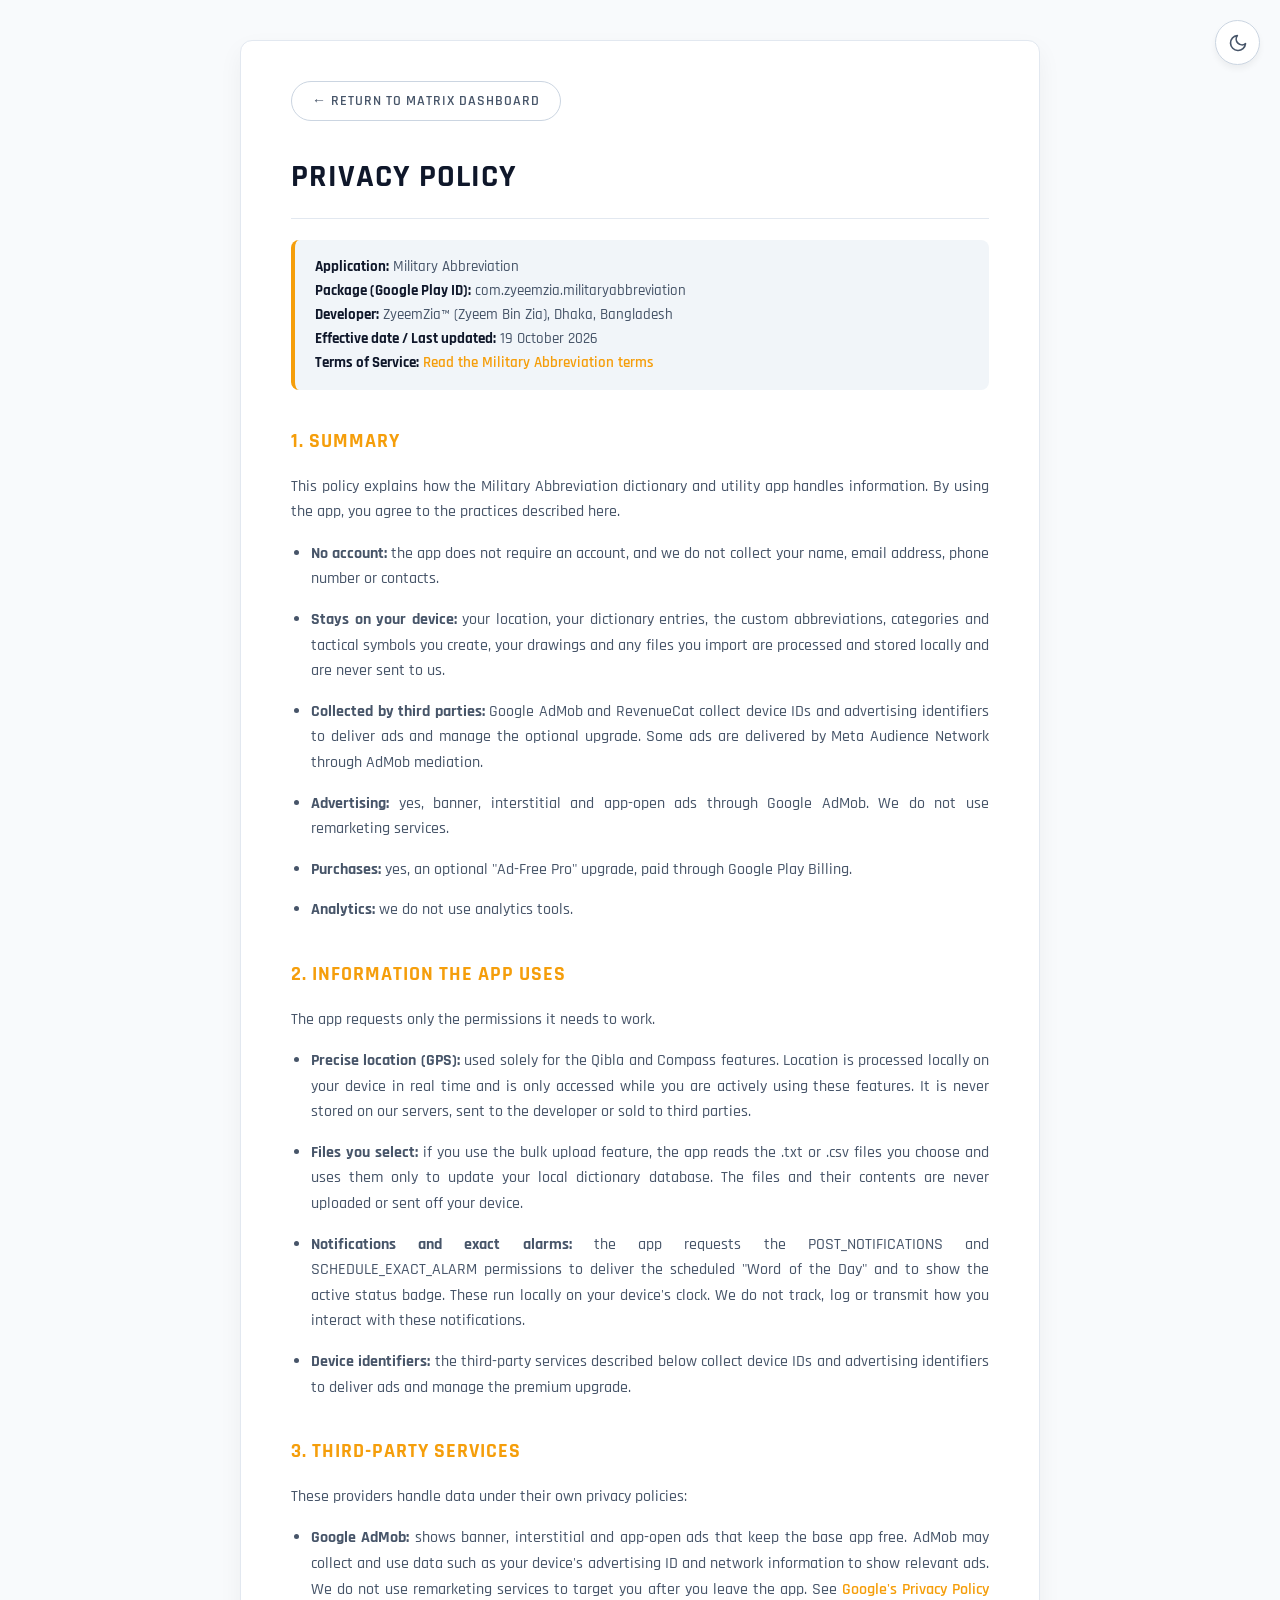
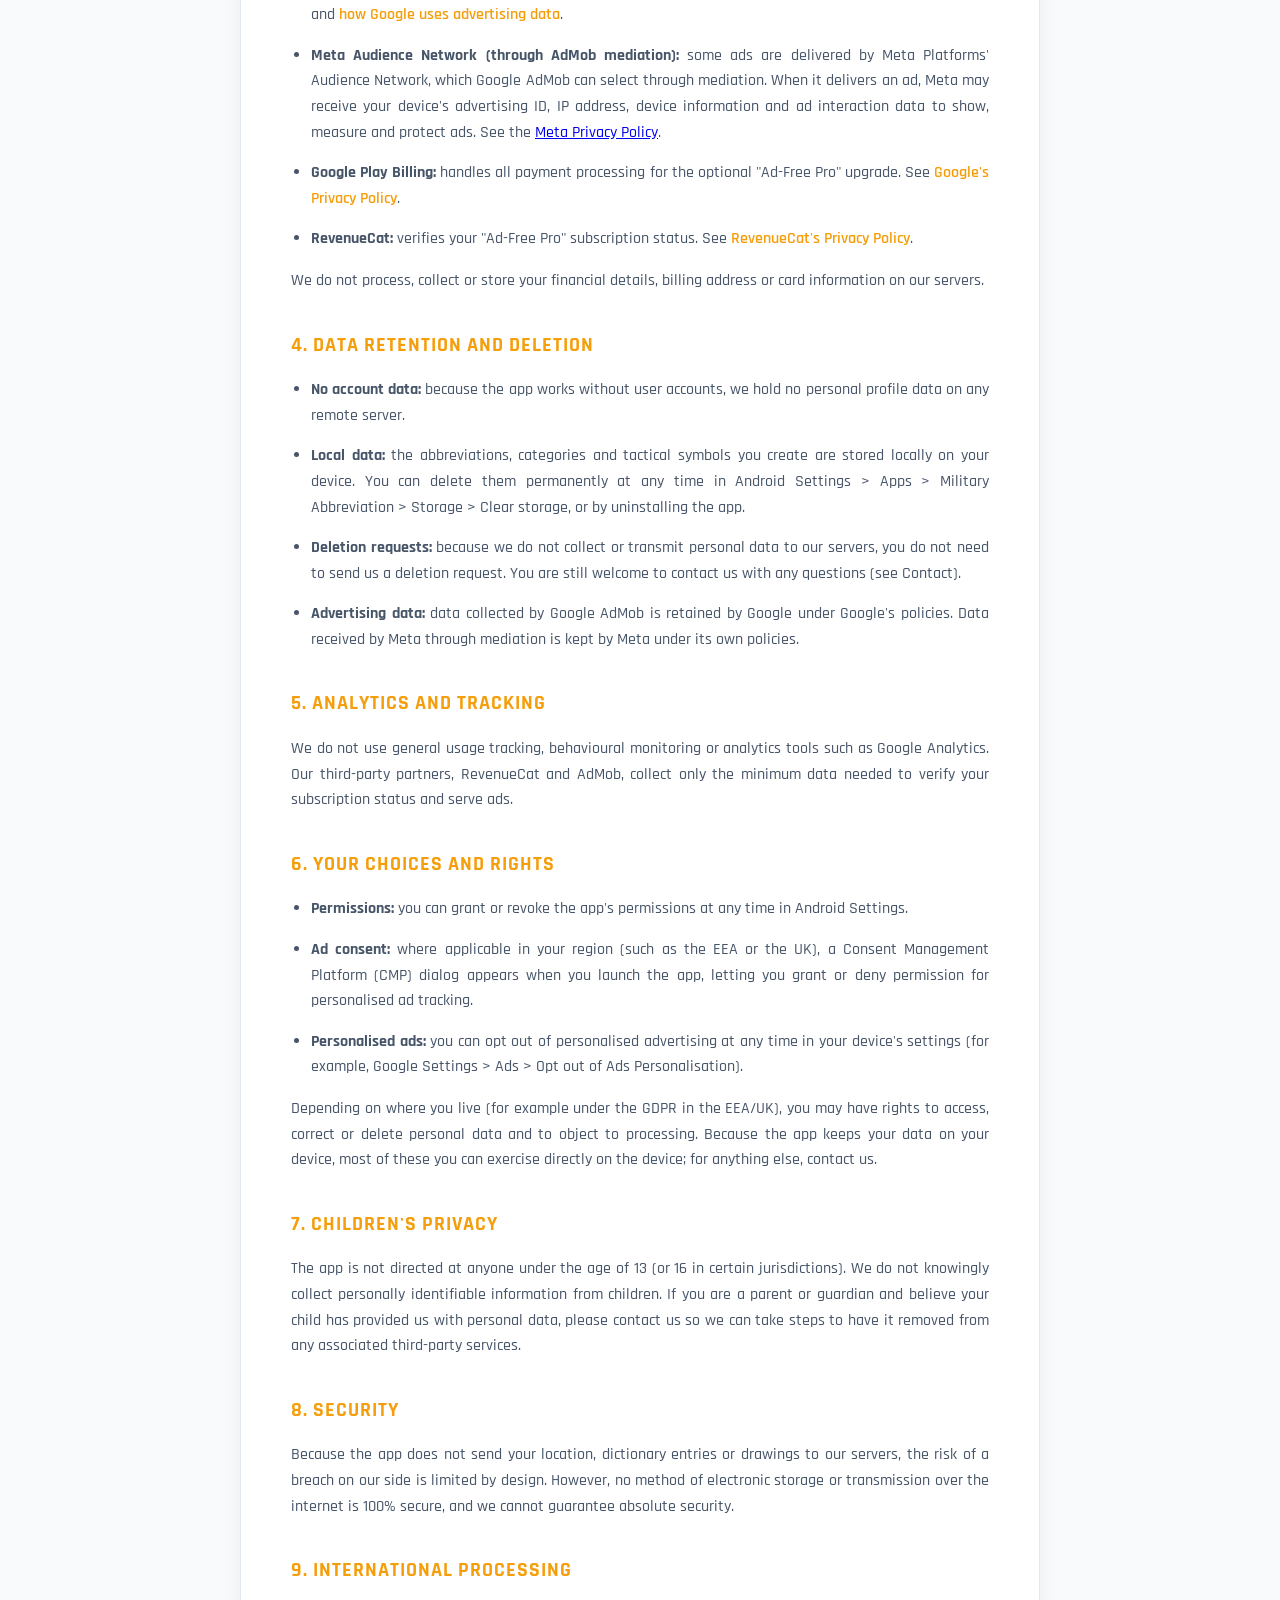
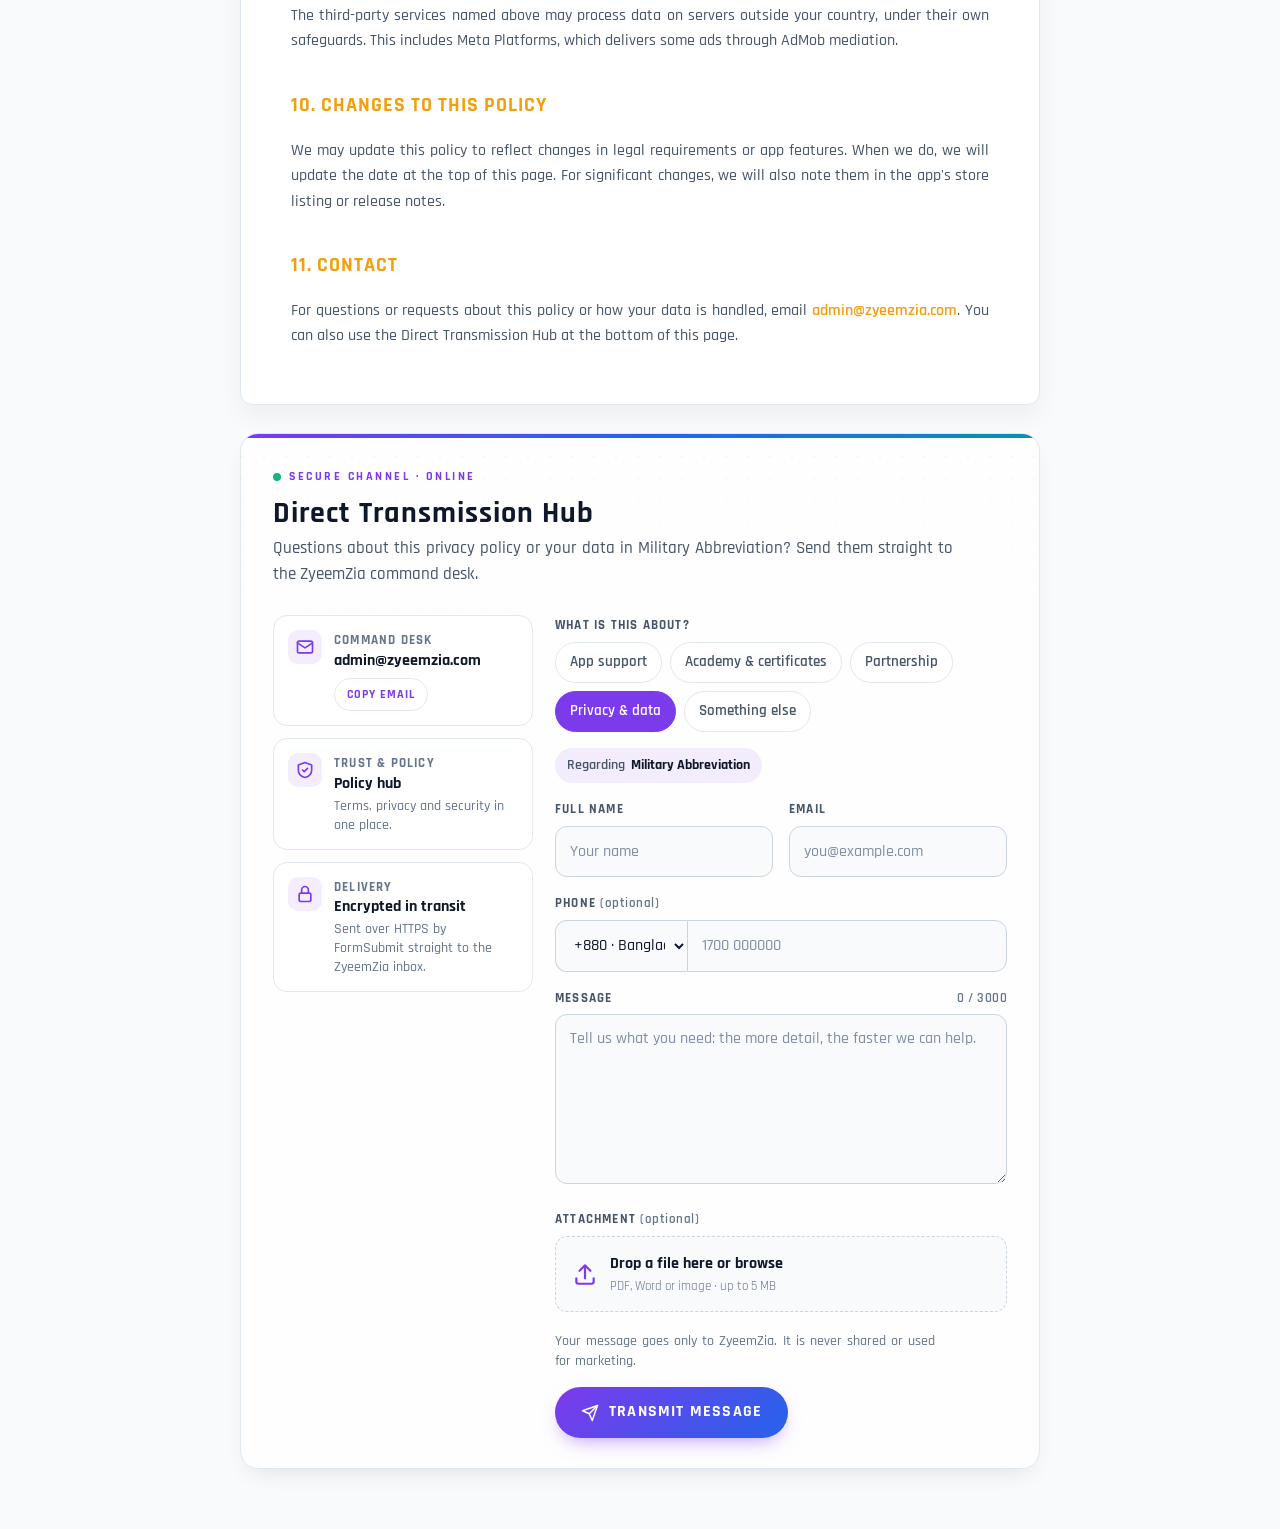
<file: privacy-militaryabbreviation.html>
<!DOCTYPE html>
<html lang="en">
<head>
    <meta charset="UTF-8">
    <meta name="viewport" content="width=device-width, initial-scale=1.0">
    <title>Privacy Protocol | Military Abbreviation</title>
    <link rel="icon" href="favicon.ico" sizes="any">
    <link rel="icon" type="image/png" sizes="32x32" href="favicon-32.png">
    <link rel="icon" type="image/png" sizes="64x64" href="favicon-64.png">
    <link rel="icon" type="image/png" sizes="192x192" href="icon-192.png">
    <link rel="apple-touch-icon" href="apple-touch-icon.png">
    <link rel="preconnect" href="https://fonts.googleapis.com">
    <link rel="preconnect" href="https://fonts.gstatic.com" crossorigin>
    <link href="https://fonts.googleapis.com/css2?family=Rajdhani:wght@400;500;600;700&display=swap" rel="stylesheet">
    
    <style>
/* Form controls use the page font; browsers otherwise fall back to Arial. */
button, input, select, textarea { font-family: inherit; }
/* Small print never drops below 12px on screen. */
small { font-size: max(12px, .85em); }

        /* =========================================
           BASE STYLING & THEME (DEFAULT: LIGHT MODE) 
           ========================================= */
        /* GLOBAL RESET FOR OVERFLOW PREVENTION */
        *, *::before, *::after {
            box-sizing: border-box;
        }

        body { 
            font-family: 'Rajdhani', -apple-system, BlinkMacSystemFont, "Segoe UI", Roboto, sans-serif; 
            background: #f8fafc; 
            color: #0f172a; 
            padding: 40px 20px; 
            line-height: 1.6;
            margin: 0;
            overflow-x: hidden; /* Prevents horizontal scroll wobbling */
            transition: background-color 0.3s ease, color 0.3s ease;
        }
        .container { 
            max-width: 800px; 
            width: 100%;
            margin: 0 auto; 
            background: #ffffff; 
            padding: 40px 50px; 
            border-radius: 12px; 
            border: 1px solid #e2e8f0; 
            text-align: justify; 
            box-shadow: 0 10px 25px rgba(0, 0, 0, 0.05); 
            transition: all 0.3s ease;
        }
        .back-btn { 
            display: inline-block; 
            margin-bottom: 30px; 
            color: #475569; 
            font-weight: 600; 
            text-decoration: none; 
            border: 1px solid #cbd5e1; 
            padding: 8px 20px; 
            border-radius: 30px;
            font-size: 14px;
            text-transform: uppercase;
            letter-spacing: 1px;
            transition: all 0.2s ease;
        }
        .back-btn:hover { background: #e2e8f0; color: #0f172a; border-color: #94a3b8; }
        
        h1 { color: #0f172a; font-size: 32px; border-bottom: 1px solid #e2e8f0; padding-bottom: 15px; margin-top: 0; text-transform: uppercase; letter-spacing: 1px; transition: color 0.3s ease, border-color 0.3s ease;}
        
        /* Amber Accent for Military Abbreviation */
        h2 { color: #f59e0b; font-size: 20px; margin-top: 35px; text-transform: uppercase; letter-spacing: 1px;}
        
        p, li { color: #475569; font-size: 16px; font-weight: 500; margin-bottom: 15px; transition: color 0.3s ease; text-align: justify; }
        ul { padding-left: 20px; }
        
        .meta-info {
            background: #f1f5f9;
            padding: 15px 20px;
            border-radius: 8px;
            border-left: 4px solid #f59e0b;
            margin-bottom: 30px;
            transition: background 0.3s ease;
        }
        .meta-info p { margin: 0; font-size: 15px; text-align: left; }
        .meta-info strong { color: #0f172a; transition: color 0.3s ease; }
        
        a.contact-link { color: #f59e0b; text-decoration: none; font-weight: 600; }
        a.contact-link:hover { text-decoration: underline; }

        /* THEME TOGGLE BUTTON CSS (SVG Icons) */
        .theme-toggle-btn {
            position: fixed;
            top: 20px;
            right: 20px;
            background: #ffffff;
            border: 1px solid #cbd5e1;
            color: #475569;
            border-radius: 50%;
            width: 45px;
            height: 45px;
            display: flex;
            justify-content: center;
            align-items: center;
            cursor: pointer;
            z-index: 100;
            box-shadow: 0 4px 6px rgba(0,0,0,0.05);
            transition: all 0.3s ease;
        }
        .theme-toggle-btn:hover { transform: scale(1.1); border-color: #94a3b8; color: #0f172a; }
        
        /* Default state: Light Mode */
        .icon-moon { display: block; }
        .icon-sun { display: none; }

        /* Media Query adjusted to optimize mobile boundaries */
        @media (max-width: 650px) {
            body { padding: 20px 15px; } /* Reduce outer padding */
            .container { padding: 30px 20px; } /* Prevents text squeezing on tiny screens */
            h1 { font-size: 26px; }
            .back-btn { font-size: 13px; padding: 8px 16px; margin-bottom: 20px; }
            .theme-toggle-btn { top: 15px; right: 15px; width: 40px; height: 40px; } /* Slightly scale down button */
        }

        /* =========================================
           DARK MODE OVERRIDES 
           ========================================= */
        body.dark-mode { background: #090d16; color: #f1f5f9; }
        body.dark-mode .container { background: #111827; border-color: #1f2937; box-shadow: 0 10px 25px rgba(0, 0, 0, 0.5); }
        body.dark-mode .back-btn { color: #94a3b8; border-color: #334155; }
        body.dark-mode .back-btn:hover { background: #1e293b; color: #f8fafc; border-color: #475569; }
        
        body.dark-mode h1 { color: #f8fafc; border-bottom-color: #334155; }
        body.dark-mode p, body.dark-mode li { color: #9ca3af; }
        
        body.dark-mode .meta-info { background: rgba(17, 24, 39, 0.8); border-color: #1f2937; border-left-color: #f59e0b;}
        body.dark-mode .meta-info strong { color: #f8fafc; }

        body.dark-mode .theme-toggle-btn { background: #111827; border-color: #334155; color: #94a3b8; box-shadow: 0 4px 6px rgba(0,0,0,0.3);}
        body.dark-mode .theme-toggle-btn:hover { border-color: #475569; color: #f8fafc; }

        /* Dark state: Show Sun icon to toggle Light Mode */
        body.dark-mode .icon-moon { display: none; }
        body.dark-mode .icon-sun { display: block; }
            /* phones: justified text leaves wide gaps between words, so use normal alignment */
        @media (max-width: 650px) { .container, .container p, .container li, .policy-card, .policy-card p, .policy-card li, .legal-entity-box p { text-align: left; } }
    </style>
    <link rel="stylesheet" href="transmit.css?v=6">
<link rel="canonical" href="https://zyeemzia.com/privacy-militaryabbreviation.html">
</head>
<body>

    <!-- Theme Toggle Button with dynamic SVG Icons -->
    <button id="themeToggle" class="theme-toggle-btn" title="Toggle Light/Dark Mode">
        <svg class="icon-moon" xmlns="http://www.w3.org/2000/svg" width="20" height="20" viewBox="0 0 24 24" fill="none" stroke="currentColor" stroke-width="2" stroke-linecap="round" stroke-linejoin="round">
            <path d="M21 12.79A9 9 0 1 1 11.21 3 7 7 0 0 0 21 12.79z"></path>
        </svg>
        <svg class="icon-sun" xmlns="http://www.w3.org/2000/svg" width="20" height="20" viewBox="0 0 24 24" fill="none" stroke="currentColor" stroke-width="2" stroke-linecap="round" stroke-linejoin="round">
            <circle cx="12" cy="12" r="5"></circle>
            <line x1="12" y1="1" x2="12" y2="3"></line>
            <line x1="12" y1="21" x2="12" y2="23"></line>
            <line x1="4.22" y1="4.22" x2="5.64" y2="5.64"></line>
            <line x1="18.36" y1="18.36" x2="19.78" y2="19.78"></line>
            <line x1="1" y1="12" x2="3" y2="12"></line>
            <line x1="21" y1="12" x2="23" y2="12"></line>
            <line x1="4.22" y1="19.78" x2="5.64" y2="18.36"></line>
            <line x1="18.36" y1="5.64" x2="19.78" y2="4.22"></line>
        </svg>
    </button>

    <div class="container">
        <a href="index.html" class="back-btn">← Return to Matrix Dashboard</a>
        
        <h1>Privacy Policy</h1>

        <div class="meta-info">
            <p><strong>Application:</strong> Military Abbreviation</p>
            <p><strong>Package (Google Play ID):</strong> com.zyeemzia.militaryabbreviation</p>
            <p><strong>Developer:</strong> ZyeemZia™ (Zyeem Bin Zia), Dhaka, Bangladesh</p>
            <p><strong>Effective date / Last updated:</strong> 19 October 2026</p>
            <p><strong>Terms of Service:</strong> <a href="terms-militaryabbreviation.html" class="contact-link">Read the Military Abbreviation terms</a></p>
        </div>

        <h2>1. Summary</h2>
        <p>This policy explains how the Military Abbreviation dictionary and utility app handles information. By using the app, you agree to the practices described here.</p>
        <ul>
            <li><strong>No account:</strong> the app does not require an account, and we do not collect your name, email address, phone number or contacts.</li>
            <li><strong>Stays on your device:</strong> your location, your dictionary entries, the custom abbreviations, categories and tactical symbols you create, your drawings and any files you import are processed and stored locally and are never sent to us.</li>
            <li><strong>Collected by third parties:</strong> Google AdMob and RevenueCat collect device IDs and advertising identifiers to deliver ads and manage the optional upgrade. Some ads are delivered by Meta Audience Network through AdMob mediation.</li>
            <li><strong>Advertising:</strong> yes, banner, interstitial and app-open ads through Google AdMob. We do not use remarketing services.</li>
            <li><strong>Purchases:</strong> yes, an optional "Ad-Free Pro" upgrade, paid through Google Play Billing.</li>
            <li><strong>Analytics:</strong> we do not use analytics tools.</li>
        </ul>

        <h2>2. Information the App Uses</h2>
        <p>The app requests only the permissions it needs to work.</p>
        <ul>
            <li><strong>Precise location (GPS):</strong> used solely for the Qibla and Compass features. Location is processed locally on your device in real time and is only accessed while you are actively using these features. It is never stored on our servers, sent to the developer or sold to third parties.</li>
            <li><strong>Files you select:</strong> if you use the bulk upload feature, the app reads the .txt or .csv files you choose and uses them only to update your local dictionary database. The files and their contents are never uploaded or sent off your device.</li>
            <li><strong>Notifications and exact alarms:</strong> the app requests the POST_NOTIFICATIONS and SCHEDULE_EXACT_ALARM permissions to deliver the scheduled "Word of the Day" and to show the active status badge. These run locally on your device's clock. We do not track, log or transmit how you interact with these notifications.</li>
            <li><strong>Device identifiers:</strong> the third-party services described below collect device IDs and advertising identifiers to deliver ads and manage the premium upgrade.</li>
        </ul>

        <h2>3. Third-Party Services</h2>
        <p>These providers handle data under their own privacy policies:</p>
        <ul>
            <li><strong>Google AdMob:</strong> shows banner, interstitial and app-open ads that keep the base app free. AdMob may collect and use data such as your device's advertising ID and network information to show relevant ads. We do not use remarketing services to target you after you leave the app. See <a href="https://policies.google.com/privacy" class="contact-link" target="_blank" rel="noopener">Google's Privacy Policy</a> and <a href="https://business.safety.google/privacy/" class="contact-link" target="_blank" rel="noopener">how Google uses advertising data</a>.</li>
            <li><strong>Meta Audience Network (through AdMob mediation):</strong> some ads are delivered by Meta Platforms' Audience Network, which Google AdMob can select through mediation. When it delivers an ad, Meta may receive your device's advertising ID, IP address, device information and ad interaction data to show, measure and protect ads. See the <a href="https://www.facebook.com/privacy/policy/" target="_blank" rel="noopener">Meta Privacy Policy</a>.</li>
            <li><strong>Google Play Billing:</strong> handles all payment processing for the optional "Ad-Free Pro" upgrade. See <a href="https://policies.google.com/privacy" class="contact-link" target="_blank" rel="noopener">Google's Privacy Policy</a>.</li>
            <li><strong>RevenueCat:</strong> verifies your "Ad-Free Pro" subscription status. See <a href="https://www.revenuecat.com/privacy" class="contact-link" target="_blank" rel="noopener">RevenueCat's Privacy Policy</a>.</li>
        </ul>
        <p>We do not process, collect or store your financial details, billing address or card information on our servers.</p>

        <h2>4. Data Retention and Deletion</h2>
        <ul>
            <li><strong>No account data:</strong> because the app works without user accounts, we hold no personal profile data on any remote server.</li>
            <li><strong>Local data:</strong> the abbreviations, categories and tactical symbols you create are stored locally on your device. You can delete them permanently at any time in Android Settings &gt; Apps &gt; Military Abbreviation &gt; Storage &gt; Clear storage, or by uninstalling the app.</li>
            <li><strong>Deletion requests:</strong> because we do not collect or transmit personal data to our servers, you do not need to send us a deletion request. You are still welcome to contact us with any questions (see Contact).</li>
            <li><strong>Advertising data:</strong> data collected by Google AdMob is retained by Google under Google's policies. Data received by Meta through mediation is kept by Meta under its own policies.</li>
        </ul>

        <h2>5. Analytics and Tracking</h2>
        <p>We do not use general usage tracking, behavioural monitoring or analytics tools such as Google Analytics. Our third-party partners, RevenueCat and AdMob, collect only the minimum data needed to verify your subscription status and serve ads.</p>

        <h2>6. Your Choices and Rights</h2>
        <ul>
            <li><strong>Permissions:</strong> you can grant or revoke the app's permissions at any time in Android Settings.</li>
            <li><strong>Ad consent:</strong> where applicable in your region (such as the EEA or the UK), a Consent Management Platform (CMP) dialog appears when you launch the app, letting you grant or deny permission for personalised ad tracking.</li>
            <li><strong>Personalised ads:</strong> you can opt out of personalised advertising at any time in your device's settings (for example, Google Settings &gt; Ads &gt; Opt out of Ads Personalisation).</li>
        </ul>
        <p>Depending on where you live (for example under the GDPR in the EEA/UK), you may have rights to access, correct or delete personal data and to object to processing. Because the app keeps your data on your device, most of these you can exercise directly on the device; for anything else, contact us.</p>

        <h2>7. Children's Privacy</h2>
        <p>The app is not directed at anyone under the age of 13 (or 16 in certain jurisdictions). We do not knowingly collect personally identifiable information from children. If you are a parent or guardian and believe your child has provided us with personal data, please contact us so we can take steps to have it removed from any associated third-party services.</p>

        <h2>8. Security</h2>
        <p>Because the app does not send your location, dictionary entries or drawings to our servers, the risk of a breach on our side is limited by design. However, no method of electronic storage or transmission over the internet is 100% secure, and we cannot guarantee absolute security.</p>

        <h2>9. International Processing</h2>
        <p>The third-party services named above may process data on servers outside your country, under their own safeguards. This includes Meta Platforms, which delivers some ads through AdMob mediation.</p>

        <h2>10. Changes to This Policy</h2>
        <p>We may update this policy to reflect changes in legal requirements or app features. When we do, we will update the date at the top of this page. For significant changes, we will also note them in the app's store listing or release notes.</p>

        <h2>11. Contact</h2>
        <p>For questions or requests about this policy or how your data is handled, email <a href="mailto:admin@zyeemzia.com" class="contact-link">admin@zyeemzia.com</a>. You can also use the Direct Transmission Hub at the bottom of this page.</p>
    </div>

    <!-- DIRECT TRANSMISSION HUB (shared component from zyeemzia.com) -->
    <div class="tx-page"><section class="tx-mount" id="contact" data-tx-topic="privacy" data-tx-regarding="Military Abbreviation" data-tx-source="zyeemzia.com · Privacy · Military Abbreviation" data-tx-lead="Questions about this privacy policy or your data in Military Abbreviation? Send them straight to the ZyeemZia command desk."></section></div>

    <!-- JavaScript to handle Theme Sync -->
    <script>
        const themeBtn = document.getElementById('themeToggle');
        const bodyElement = document.body;
        
        // Check if the user selected dark mode on the main index.html page
        if(localStorage.getItem('matrixTheme') === 'dark') {
            bodyElement.classList.add('dark-mode');
        }

        themeBtn.addEventListener('click', () => {
            bodyElement.classList.toggle('dark-mode');
            
            if(bodyElement.classList.contains('dark-mode')) {
                localStorage.setItem('matrixTheme', 'dark');
            } else {
                localStorage.setItem('matrixTheme', 'light');
            }
        });
    </script>
    <script src="transmit.js?v=3" defer></script>
<script>/* ZyeemZia house style: justified writing. Paragraphs and list text that read left-aligned are justified; centred text, headings, buttons and columns too narrow to justify cleanly stay as they are. Copyright © ZyeemZia */(function(){var S='p,li,dd,blockquote';function j(r){if(!r||!r.querySelectorAll)return;var L=r.querySelectorAll(S);for(var i=0;i<L.length;i++){var e=L[i];if(e.getAttribute('data-zj'))continue;e.setAttribute('data-zj','1');var a=getComputedStyle(e).textAlign;if(a==='start'||a==='left'||a==='-webkit-auto'){var w=e.clientWidth;if(!w||w>=280)e.style.textAlign='justify'}}}function go(){j(document);if(!window.MutationObserver)return;new MutationObserver(function(m){for(var i=0;i<m.length;i++){var N=m[i].addedNodes;for(var k=0;k<N.length;k++){var n=N[k];if(n.nodeType===1)j(n.matches&&n.matches(S)?n.parentNode:n)}}}).observe(document.body,{childList:true,subtree:true})}if(document.readyState==='loading')document.addEventListener('DOMContentLoaded',go);else go()})()</script>
</body>
</html>
</file>
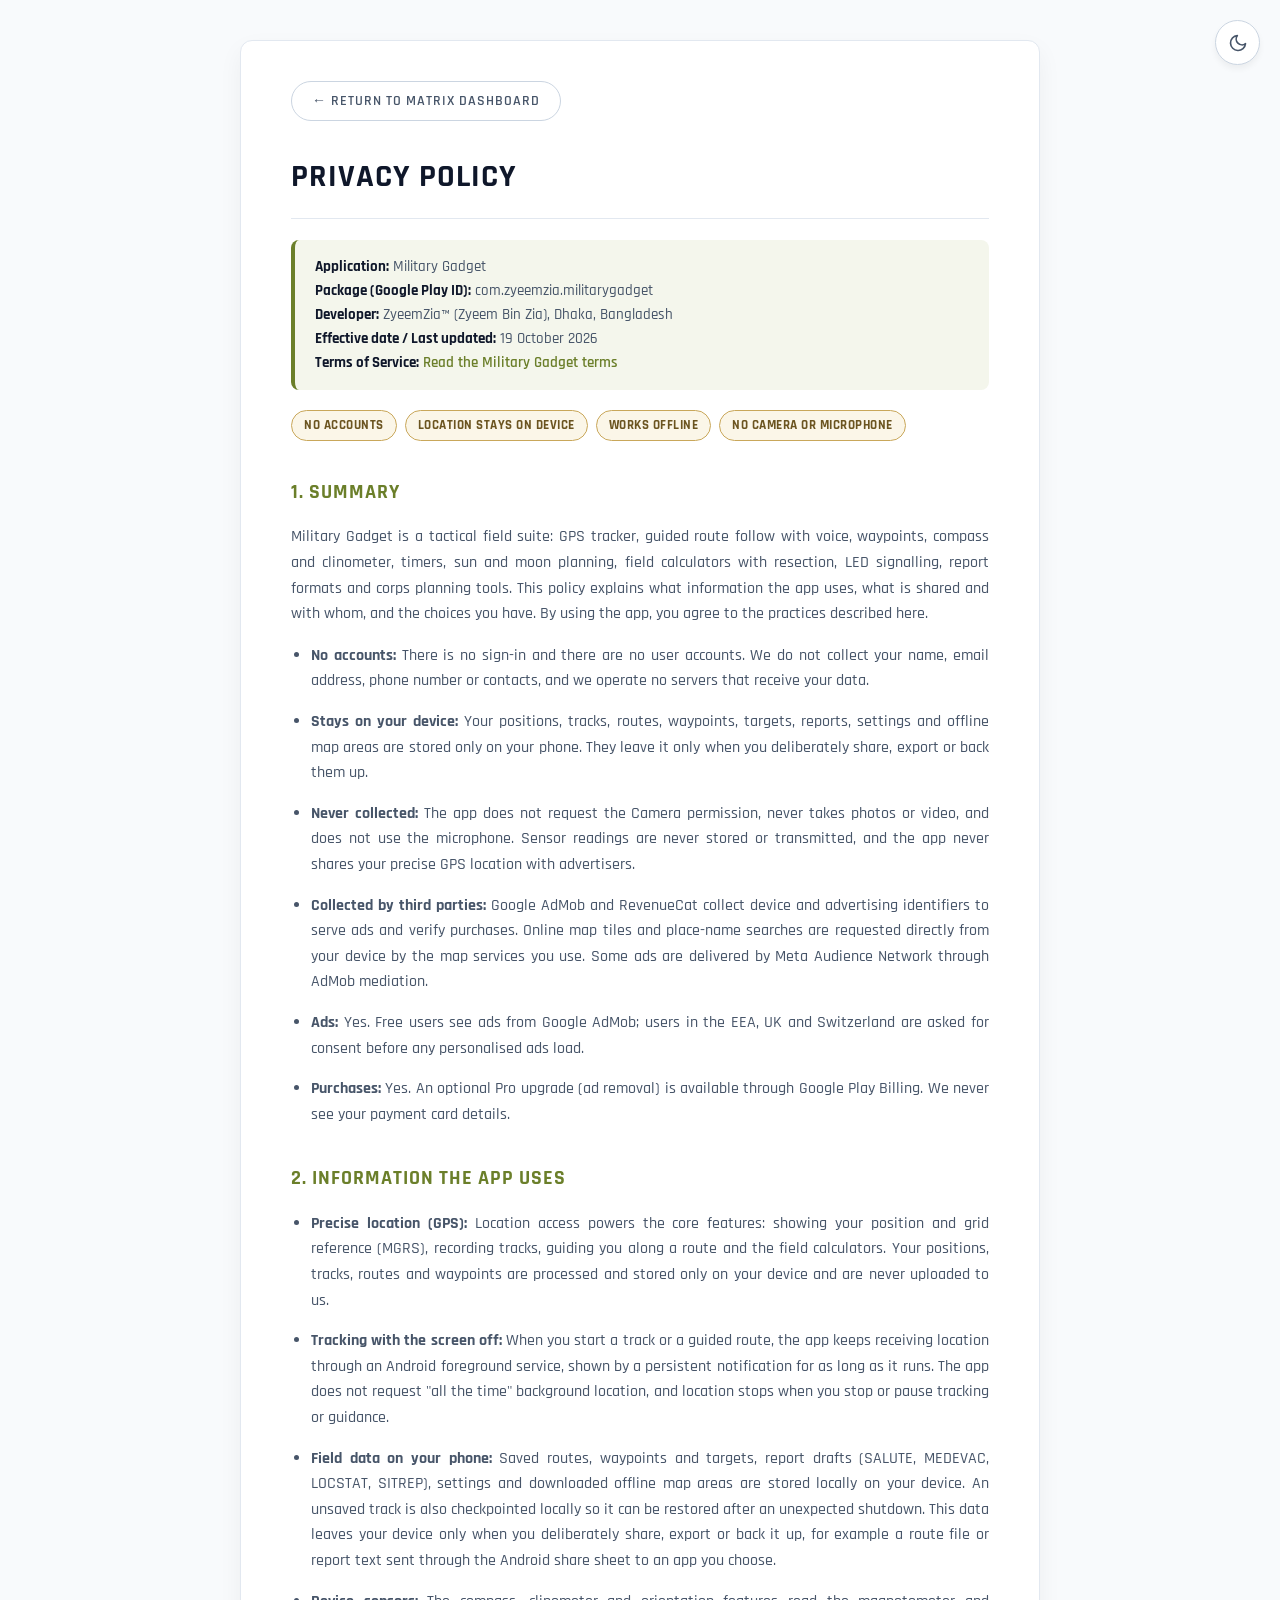
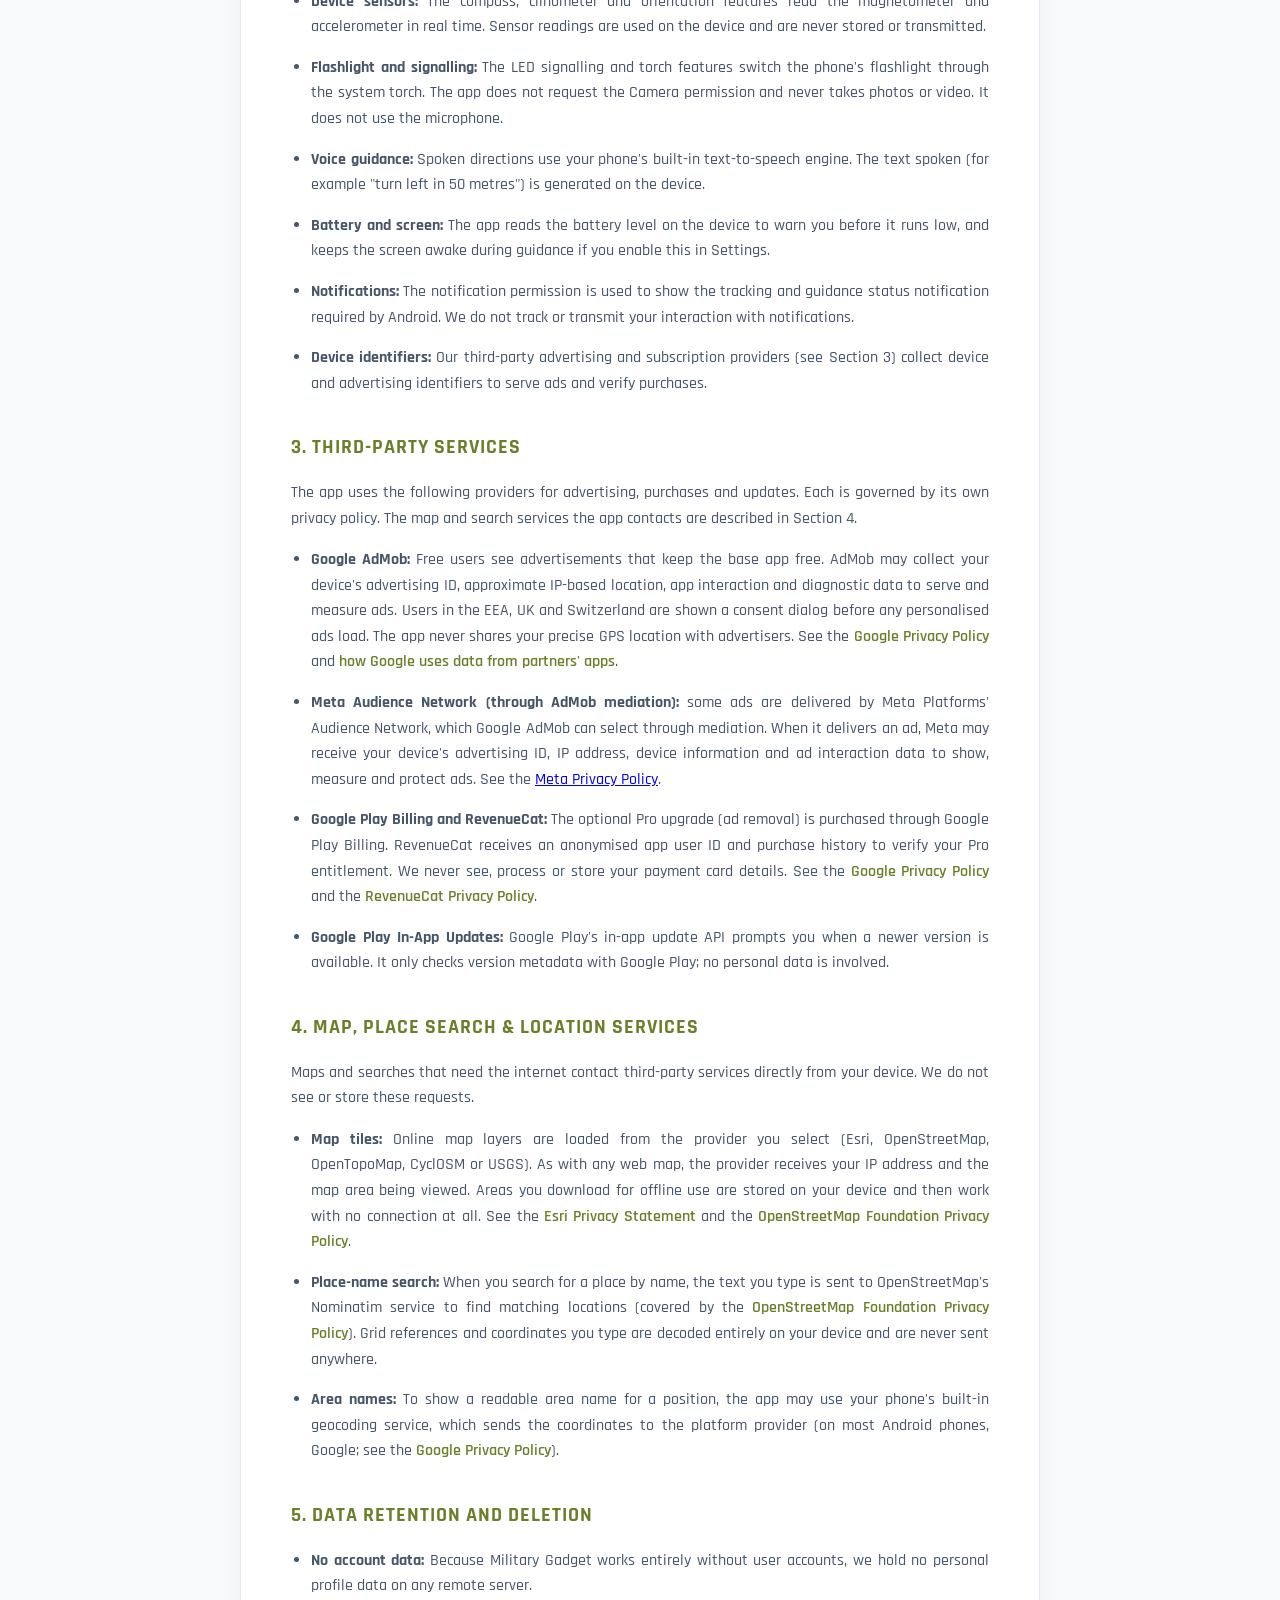
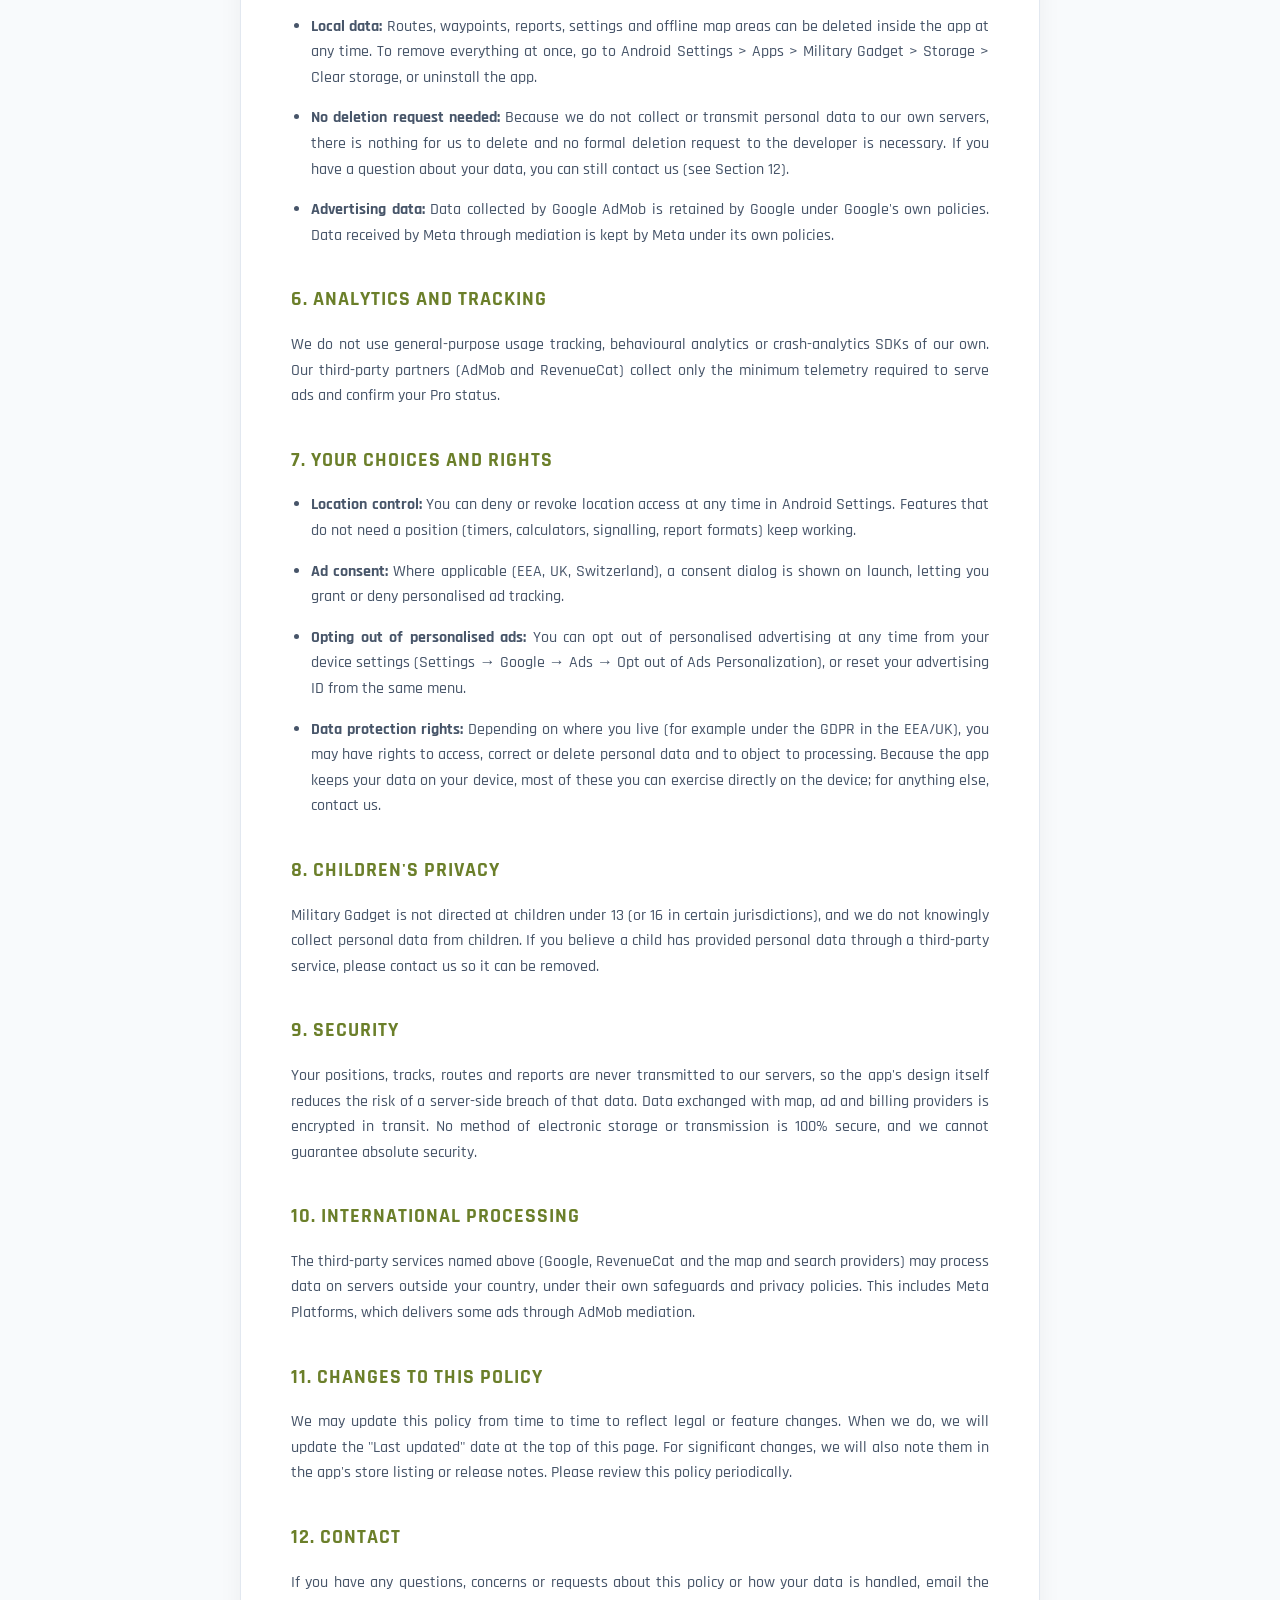
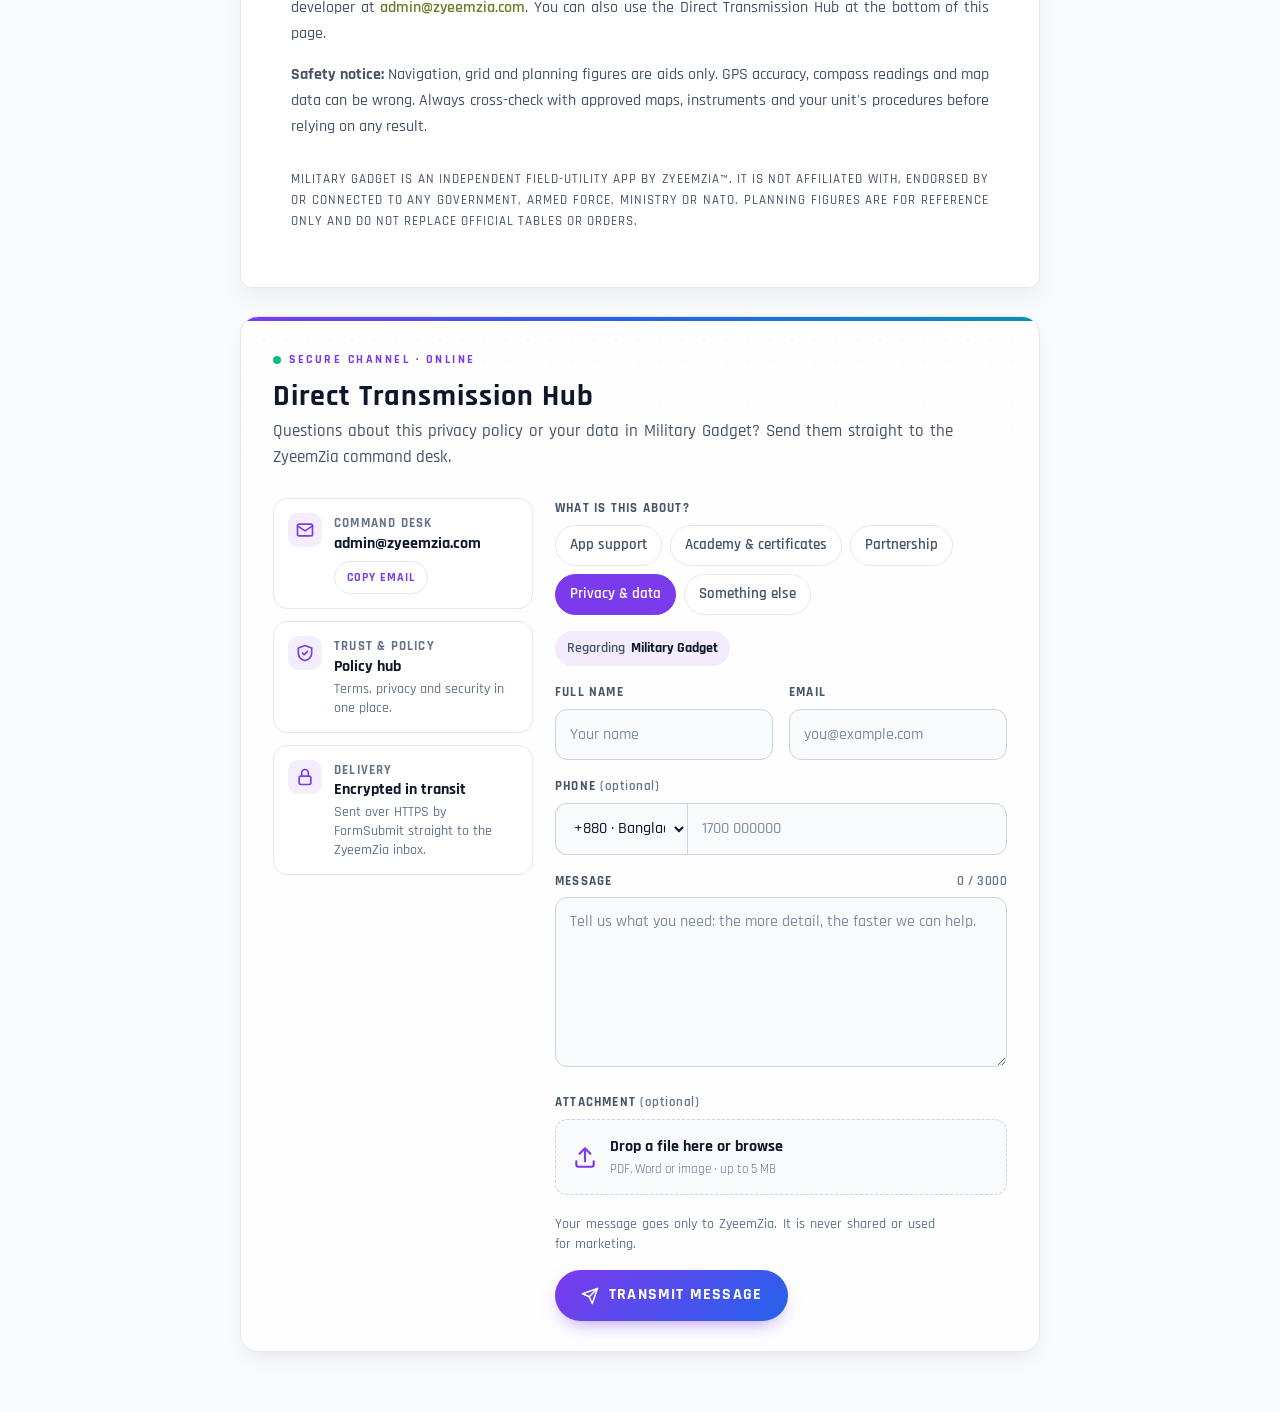
<file: privacy-militarygadget.html>
<!DOCTYPE html>
<html lang="en">
<head>
    <meta charset="UTF-8">
    <meta name="viewport" content="width=device-width, initial-scale=1.0">
    <title>Privacy Protocol | Military Gadget</title>
    <link rel="icon" href="favicon.ico" sizes="any">
    <link rel="icon" type="image/png" sizes="32x32" href="favicon-32.png">
    <link rel="icon" type="image/png" sizes="64x64" href="favicon-64.png">
    <link rel="icon" type="image/png" sizes="192x192" href="icon-192.png">
    <link rel="apple-touch-icon" href="apple-touch-icon.png">
    <link rel="preconnect" href="https://fonts.googleapis.com">
    <link rel="preconnect" href="https://fonts.gstatic.com" crossorigin>
    <link href="https://fonts.googleapis.com/css2?family=Rajdhani:wght@400;500;600;700&display=swap" rel="stylesheet">

    <style>
/* Form controls use the page font; browsers otherwise fall back to Arial. */
button, input, select, textarea { font-family: inherit; }
/* Small print never drops below 12px on screen. */
small { font-size: max(12px, .85em); }

        /* =========================================
           BASE STYLING & THEME (DEFAULT: LIGHT MODE)
           ========================================= */
        *, *::before, *::after {
            box-sizing: border-box;
        }

        body {
            font-family: 'Rajdhani', -apple-system, BlinkMacSystemFont, "Segoe UI", Roboto, sans-serif;
            background: #f8fafc;
            color: #0f172a;
            padding: 40px 20px;
            line-height: 1.6;
            margin: 0;
            overflow-x: hidden;
            transition: background-color 0.3s ease, color 0.3s ease;
        }
        .container {
            max-width: 800px;
            width: 100%;
            margin: 0 auto;
            background: #ffffff;
            padding: 40px 50px;
            border-radius: 12px;
            border: 1px solid #e2e8f0;
            text-align: justify;
            box-shadow: 0 10px 25px rgba(0, 0, 0, 0.05);
            transition: all 0.3s ease;
        }
        .back-btn {
            display: inline-block;
            margin-bottom: 30px;
            color: #475569;
            font-weight: 600;
            text-decoration: none;
            border: 1px solid #cbd5e1;
            padding: 8px 20px;
            border-radius: 30px;
            font-size: 14px;
            text-transform: uppercase;
            letter-spacing: 1px;
            transition: all 0.2s ease;
        }
        .back-btn:hover { background: #e2e8f0; color: #0f172a; border-color: #94a3b8; }

        h1 { color: #0f172a; font-size: 32px; border-bottom: 1px solid #e2e8f0; padding-bottom: 15px; margin-top: 0; text-transform: uppercase; letter-spacing: 1px; transition: color 0.3s ease, border-color 0.3s ease;}

        /* Olive & Brass Accent for Military Gadget (matches the app's field-kit identity) */
        h2 { color: #6b7f2a; font-size: 20px; margin-top: 35px; text-transform: uppercase; letter-spacing: 1px; transition: color 0.3s ease; }

        p, li { color: #475569; font-size: 16px; font-weight: 500; margin-bottom: 15px; transition: color 0.3s ease; text-align: justify; }
        ul { padding-left: 20px; }

        .meta-info {
            background: #f4f6ec;
            padding: 15px 20px;
            border-radius: 8px;
            border-left: 4px solid #6b7f2a;
            margin-bottom: 30px;
            transition: background 0.3s ease;
        }
        .meta-info p { margin: 0; font-size: 15px; text-align: left; }
        .meta-info strong { color: #0f172a; transition: color 0.3s ease; }

        /* At-a-glance summary chips */
        .summary {
            display: flex;
            flex-wrap: wrap;
            gap: 8px;
            margin: -10px 0 30px;
        }
        .chip {
            font-size: 13px;
            font-weight: 700;
            letter-spacing: 0.5px;
            text-transform: uppercase;
            padding: 4px 12px;
            border-radius: 20px;
            border: 1px solid #c9a75a;
            color: #6b5420;
            background: #fbf6e8;
        }

        a.contact-link { color: #6b7f2a; text-decoration: none; font-weight: 600; }
        a.contact-link:hover { text-decoration: underline; }

        .theme-toggle-btn {
            position: fixed;
            top: 20px;
            right: 20px;
            background: #ffffff;
            border: 1px solid #cbd5e1;
            color: #475569;
            border-radius: 50%;
            width: 45px;
            height: 45px;
            display: flex;
            justify-content: center;
            align-items: center;
            cursor: pointer;
            z-index: 100;
            box-shadow: 0 4px 6px rgba(0,0,0,0.05);
            transition: all 0.3s ease;
        }
        .theme-toggle-btn:hover { transform: scale(1.1); border-color: #94a3b8; color: #0f172a; }

        .icon-moon { display: block; }
        .icon-sun { display: none; }

        @media (max-width: 650px) {
            body { padding: 20px 15px; }
            .container { padding: 30px 20px; }
            h1 { font-size: 26px; }
            .back-btn { font-size: 13px; padding: 8px 16px; margin-bottom: 20px; }
            .theme-toggle-btn { top: 15px; right: 15px; width: 40px; height: 40px; }
        }

        /* =========================================
           DARK MODE OVERRIDES
           ========================================= */
        body.dark-mode { background: #090d16; color: #f1f5f9; }
        body.dark-mode .container { background: #111827; border-color: #1f2937; box-shadow: 0 10px 25px rgba(0, 0, 0, 0.5); }
        body.dark-mode .back-btn { color: #94a3b8; border-color: #334155; }
        body.dark-mode .back-btn:hover { background: #1e293b; color: #f8fafc; border-color: #475569; }

        body.dark-mode h1 { color: #f8fafc; border-bottom-color: #334155; }
        body.dark-mode h2 { color: #b5c463; }
        body.dark-mode p, body.dark-mode li { color: #9ca3af; }

        body.dark-mode .meta-info { background: rgba(17, 24, 39, 0.8); border-color: #1f2937; border-left-color: #b5c463;}
        body.dark-mode .meta-info strong { color: #f8fafc; }

        body.dark-mode .chip { background: rgba(212, 178, 106, 0.1); border-color: #d4b26a; color: #e8cf94; }
        body.dark-mode a.contact-link { color: #b5c463; }

        body.dark-mode .theme-toggle-btn { background: #111827; border-color: #334155; color: #94a3b8; box-shadow: 0 4px 6px rgba(0,0,0,0.3);}
        body.dark-mode .theme-toggle-btn:hover { border-color: #475569; color: #f8fafc; }

        body.dark-mode .icon-moon { display: none; }
        body.dark-mode .icon-sun { display: block; }
            /* phones: justified text leaves wide gaps between words, so use normal alignment */
        @media (max-width: 650px) { .container, .container p, .container li, .policy-card, .policy-card p, .policy-card li, .legal-entity-box p { text-align: left; } }
    </style>
    <link rel="stylesheet" href="transmit.css?v=6">
<link rel="canonical" href="https://zyeemzia.com/privacy-militarygadget.html">
</head>
<body>

    <button id="themeToggle" class="theme-toggle-btn" title="Toggle Light/Dark Mode">
        <svg class="icon-moon" xmlns="http://www.w3.org/2000/svg" width="20" height="20" viewBox="0 0 24 24" fill="none" stroke="currentColor" stroke-width="2" stroke-linecap="round" stroke-linejoin="round">
            <path d="M21 12.79A9 9 0 1 1 11.21 3 7 7 0 0 0 21 12.79z"></path>
        </svg>
        <svg class="icon-sun" xmlns="http://www.w3.org/2000/svg" width="20" height="20" viewBox="0 0 24 24" fill="none" stroke="currentColor" stroke-width="2" stroke-linecap="round" stroke-linejoin="round">
            <circle cx="12" cy="12" r="5"></circle>
            <line x1="12" y1="1" x2="12" y2="3"></line>
            <line x1="12" y1="21" x2="12" y2="23"></line>
            <line x1="4.22" y1="4.22" x2="5.64" y2="5.64"></line>
            <line x1="18.36" y1="18.36" x2="19.78" y2="19.78"></line>
            <line x1="1" y1="12" x2="3" y2="12"></line>
            <line x1="21" y1="12" x2="23" y2="12"></line>
            <line x1="4.22" y1="19.78" x2="5.64" y2="18.36"></line>
            <line x1="18.36" y1="5.64" x2="19.78" y2="4.22"></line>
        </svg>
    </button>

    <div class="container">
        <a href="index.html" class="back-btn">← Return to Matrix Dashboard</a>

        <h1>Privacy Policy</h1>

        <div class="meta-info">
            <p><strong>Application:</strong> Military Gadget</p>
            <p><strong>Package (Google Play ID):</strong> com.zyeemzia.militarygadget</p>
            <p><strong>Developer:</strong> ZyeemZia™ (Zyeem Bin Zia), Dhaka, Bangladesh</p>
            <p><strong>Effective date / Last updated:</strong> 19 October 2026</p>
            <p><strong>Terms of Service:</strong> <a href="terms-militarygadget.html" class="contact-link">Read the Military Gadget terms</a></p>
        </div>

        <div class="summary">
            <span class="chip">No accounts</span>
            <span class="chip">Location stays on device</span>
            <span class="chip">Works offline</span>
            <span class="chip">No camera or microphone</span>
        </div>

        <h2>1. Summary</h2>
        <p>Military Gadget is a tactical field suite: GPS tracker, guided route follow with voice, waypoints, compass and clinometer, timers, sun and moon planning, field calculators with resection, LED signalling, report formats and corps planning tools. This policy explains what information the app uses, what is shared and with whom, and the choices you have. By using the app, you agree to the practices described here.</p>
        <ul>
            <li><strong>No accounts:</strong> There is no sign-in and there are no user accounts. We do not collect your name, email address, phone number or contacts, and we operate no servers that receive your data.</li>
            <li><strong>Stays on your device:</strong> Your positions, tracks, routes, waypoints, targets, reports, settings and offline map areas are stored only on your phone. They leave it only when you deliberately share, export or back them up.</li>
            <li><strong>Never collected:</strong> The app does not request the Camera permission, never takes photos or video, and does not use the microphone. Sensor readings are never stored or transmitted, and the app never shares your precise GPS location with advertisers.</li>
            <li><strong>Collected by third parties:</strong> Google AdMob and RevenueCat collect device and advertising identifiers to serve ads and verify purchases. Online map tiles and place-name searches are requested directly from your device by the map services you use. Some ads are delivered by Meta Audience Network through AdMob mediation.</li>
            <li><strong>Ads:</strong> Yes. Free users see ads from Google AdMob; users in the EEA, UK and Switzerland are asked for consent before any personalised ads load.</li>
            <li><strong>Purchases:</strong> Yes. An optional Pro upgrade (ad removal) is available through Google Play Billing. We never see your payment card details.</li>
        </ul>

        <h2>2. Information the App Uses</h2>
        <ul>
            <li><strong>Precise location (GPS):</strong> Location access powers the core features: showing your position and grid reference (MGRS), recording tracks, guiding you along a route and the field calculators. Your positions, tracks, routes and waypoints are processed and stored only on your device and are never uploaded to us.</li>
            <li><strong>Tracking with the screen off:</strong> When you start a track or a guided route, the app keeps receiving location through an Android foreground service, shown by a persistent notification for as long as it runs. The app does not request "all the time" background location, and location stops when you stop or pause tracking or guidance.</li>
            <li><strong>Field data on your phone:</strong> Saved routes, waypoints and targets, report drafts (SALUTE, MEDEVAC, LOCSTAT, SITREP), settings and downloaded offline map areas are stored locally on your device. An unsaved track is also checkpointed locally so it can be restored after an unexpected shutdown. This data leaves your device only when you deliberately share, export or back it up, for example a route file or report text sent through the Android share sheet to an app you choose.</li>
            <li><strong>Device sensors:</strong> The compass, clinometer and orientation features read the magnetometer and accelerometer in real time. Sensor readings are used on the device and are never stored or transmitted.</li>
            <li><strong>Flashlight and signalling:</strong> The LED signalling and torch features switch the phone's flashlight through the system torch. The app does not request the Camera permission and never takes photos or video. It does not use the microphone.</li>
            <li><strong>Voice guidance:</strong> Spoken directions use your phone's built-in text-to-speech engine. The text spoken (for example "turn left in 50 metres") is generated on the device.</li>
            <li><strong>Battery and screen:</strong> The app reads the battery level on the device to warn you before it runs low, and keeps the screen awake during guidance if you enable this in Settings.</li>
            <li><strong>Notifications:</strong> The notification permission is used to show the tracking and guidance status notification required by Android. We do not track or transmit your interaction with notifications.</li>
            <li><strong>Device identifiers:</strong> Our third-party advertising and subscription providers (see Section 3) collect device and advertising identifiers to serve ads and verify purchases.</li>
        </ul>

        <h2>3. Third-Party Services</h2>
        <p>The app uses the following providers for advertising, purchases and updates. Each is governed by its own privacy policy. The map and search services the app contacts are described in Section 4.</p>
        <ul>
            <li><strong>Google AdMob:</strong> Free users see advertisements that keep the base app free. AdMob may collect your device's advertising ID, approximate IP-based location, app interaction and diagnostic data to serve and measure ads. Users in the EEA, UK and Switzerland are shown a consent dialog before any personalised ads load. The app never shares your precise GPS location with advertisers. See the <a href="https://policies.google.com/privacy" class="contact-link" target="_blank" rel="noopener">Google Privacy Policy</a> and <a href="https://business.safety.google/privacy/" class="contact-link" target="_blank" rel="noopener">how Google uses data from partners' apps</a>.</li>
            <li><strong>Meta Audience Network (through AdMob mediation):</strong> some ads are delivered by Meta Platforms' Audience Network, which Google AdMob can select through mediation. When it delivers an ad, Meta may receive your device's advertising ID, IP address, device information and ad interaction data to show, measure and protect ads. See the <a href="https://www.facebook.com/privacy/policy/" target="_blank" rel="noopener">Meta Privacy Policy</a>.</li>
            <li><strong>Google Play Billing and RevenueCat:</strong> The optional Pro upgrade (ad removal) is purchased through Google Play Billing. RevenueCat receives an anonymised app user ID and purchase history to verify your Pro entitlement. We never see, process or store your payment card details. See the <a href="https://policies.google.com/privacy" class="contact-link" target="_blank" rel="noopener">Google Privacy Policy</a> and the <a href="https://www.revenuecat.com/privacy" class="contact-link" target="_blank" rel="noopener">RevenueCat Privacy Policy</a>.</li>
            <li><strong>Google Play In-App Updates:</strong> Google Play's in-app update API prompts you when a newer version is available. It only checks version metadata with Google Play; no personal data is involved.</li>
        </ul>

        <h2>4. Map, Place Search &amp; Location Services</h2>
        <p>Maps and searches that need the internet contact third-party services directly from your device. We do not see or store these requests.</p>
        <ul>
            <li><strong>Map tiles:</strong> Online map layers are loaded from the provider you select (Esri, OpenStreetMap, OpenTopoMap, CyclOSM or USGS). As with any web map, the provider receives your IP address and the map area being viewed. Areas you download for offline use are stored on your device and then work with no connection at all. See the <a href="https://www.esri.com/en-us/privacy/overview" class="contact-link" target="_blank" rel="noopener">Esri Privacy Statement</a> and the <a href="https://osmfoundation.org/wiki/Privacy_Policy" class="contact-link" target="_blank" rel="noopener">OpenStreetMap Foundation Privacy Policy</a>.</li>
            <li><strong>Place-name search:</strong> When you search for a place by name, the text you type is sent to OpenStreetMap's Nominatim service to find matching locations (covered by the <a href="https://osmfoundation.org/wiki/Privacy_Policy" class="contact-link" target="_blank" rel="noopener">OpenStreetMap Foundation Privacy Policy</a>). Grid references and coordinates you type are decoded entirely on your device and are never sent anywhere.</li>
            <li><strong>Area names:</strong> To show a readable area name for a position, the app may use your phone's built-in geocoding service, which sends the coordinates to the platform provider (on most Android phones, Google; see the <a href="https://policies.google.com/privacy" class="contact-link" target="_blank" rel="noopener">Google Privacy Policy</a>).</li>
        </ul>

        <h2>5. Data Retention and Deletion</h2>
        <ul>
            <li><strong>No account data:</strong> Because Military Gadget works entirely without user accounts, we hold no personal profile data on any remote server.</li>
            <li><strong>Local data:</strong> Routes, waypoints, reports, settings and offline map areas can be deleted inside the app at any time. To remove everything at once, go to Android Settings &gt; Apps &gt; Military Gadget &gt; Storage &gt; Clear storage, or uninstall the app.</li>
            <li><strong>No deletion request needed:</strong> Because we do not collect or transmit personal data to our own servers, there is nothing for us to delete and no formal deletion request to the developer is necessary. If you have a question about your data, you can still contact us (see Section 12).</li>
            <li><strong>Advertising data:</strong> Data collected by Google AdMob is retained by Google under Google's own policies. Data received by Meta through mediation is kept by Meta under its own policies.</li>
        </ul>

        <h2>6. Analytics and Tracking</h2>
        <p>We do not use general-purpose usage tracking, behavioural analytics or crash-analytics SDKs of our own. Our third-party partners (AdMob and RevenueCat) collect only the minimum telemetry required to serve ads and confirm your Pro status.</p>

        <h2>7. Your Choices and Rights</h2>
        <ul>
            <li><strong>Location control:</strong> You can deny or revoke location access at any time in Android Settings. Features that do not need a position (timers, calculators, signalling, report formats) keep working.</li>
            <li><strong>Ad consent:</strong> Where applicable (EEA, UK, Switzerland), a consent dialog is shown on launch, letting you grant or deny personalised ad tracking.</li>
            <li><strong>Opting out of personalised ads:</strong> You can opt out of personalised advertising at any time from your device settings (Settings → Google → Ads → Opt out of Ads Personalization), or reset your advertising ID from the same menu.</li>
            <li><strong>Data protection rights:</strong> Depending on where you live (for example under the GDPR in the EEA/UK), you may have rights to access, correct or delete personal data and to object to processing. Because the app keeps your data on your device, most of these you can exercise directly on the device; for anything else, contact us.</li>
        </ul>

        <h2>8. Children's Privacy</h2>
        <p>Military Gadget is not directed at children under 13 (or 16 in certain jurisdictions), and we do not knowingly collect personal data from children. If you believe a child has provided personal data through a third-party service, please contact us so it can be removed.</p>

        <h2>9. Security</h2>
        <p>Your positions, tracks, routes and reports are never transmitted to our servers, so the app's design itself reduces the risk of a server-side breach of that data. Data exchanged with map, ad and billing providers is encrypted in transit. No method of electronic storage or transmission is 100% secure, and we cannot guarantee absolute security.</p>

        <h2>10. International Processing</h2>
        <p>The third-party services named above (Google, RevenueCat and the map and search providers) may process data on servers outside your country, under their own safeguards and privacy policies. This includes Meta Platforms, which delivers some ads through AdMob mediation.</p>

        <h2>11. Changes to This Policy</h2>
        <p>We may update this policy from time to time to reflect legal or feature changes. When we do, we will update the "Last updated" date at the top of this page. For significant changes, we will also note them in the app's store listing or release notes. Please review this policy periodically.</p>

        <h2>12. Contact</h2>
        <p>If you have any questions, concerns or requests about this policy or how your data is handled, email the developer at <a href="mailto:admin@zyeemzia.com" class="contact-link">admin@zyeemzia.com</a>. You can also use the Direct Transmission Hub at the bottom of this page.</p>

        <p><strong>Safety notice:</strong> Navigation, grid and planning figures are aids only. GPS accuracy, compass readings and map data can be wrong. Always cross-check with approved maps, instruments and your unit's procedures before relying on any result.</p>

        <p style="margin-top:30px; font-size:13px; text-transform:uppercase; letter-spacing:1px;">Military Gadget is an independent field-utility app by ZyeemZia™. It is not affiliated with, endorsed by or connected to any government, armed force, ministry or NATO. Planning figures are for reference only and do not replace official tables or orders.</p>
    </div>
    <!-- DIRECT TRANSMISSION HUB (shared component from zyeemzia.com) -->
    <div class="tx-page"><section class="tx-mount" id="contact" data-tx-topic="privacy" data-tx-regarding="Military Gadget" data-tx-source="zyeemzia.com · Privacy · Military Gadget" data-tx-lead="Questions about this privacy policy or your data in Military Gadget? Send them straight to the ZyeemZia command desk."></section></div>


    <script>
        const themeBtn = document.getElementById('themeToggle');
        const bodyElement = document.body;

        if (localStorage.getItem('matrixTheme') === 'dark') {
            bodyElement.classList.add('dark-mode');
        }

        themeBtn.addEventListener('click', () => {
            bodyElement.classList.toggle('dark-mode');
            if (bodyElement.classList.contains('dark-mode')) {
                localStorage.setItem('matrixTheme', 'dark');
            } else {
                localStorage.setItem('matrixTheme', 'light');
            }
        });
    </script>
    <script src="transmit.js?v=3" defer></script>
<script>/* ZyeemZia house style: justified writing. Paragraphs and list text that read left-aligned are justified; centred text, headings, buttons and columns too narrow to justify cleanly stay as they are. Copyright © ZyeemZia */(function(){var S='p,li,dd,blockquote';function j(r){if(!r||!r.querySelectorAll)return;var L=r.querySelectorAll(S);for(var i=0;i<L.length;i++){var e=L[i];if(e.getAttribute('data-zj'))continue;e.setAttribute('data-zj','1');var a=getComputedStyle(e).textAlign;if(a==='start'||a==='left'||a==='-webkit-auto'){var w=e.clientWidth;if(!w||w>=280)e.style.textAlign='justify'}}}function go(){j(document);if(!window.MutationObserver)return;new MutationObserver(function(m){for(var i=0;i<m.length;i++){var N=m[i].addedNodes;for(var k=0;k<N.length;k++){var n=N[k];if(n.nodeType===1)j(n.matches&&n.matches(S)?n.parentNode:n)}}}).observe(document.body,{childList:true,subtree:true})}if(document.readyState==='loading')document.addEventListener('DOMContentLoaded',go);else go()})()</script>
</body>
</html>
</file>
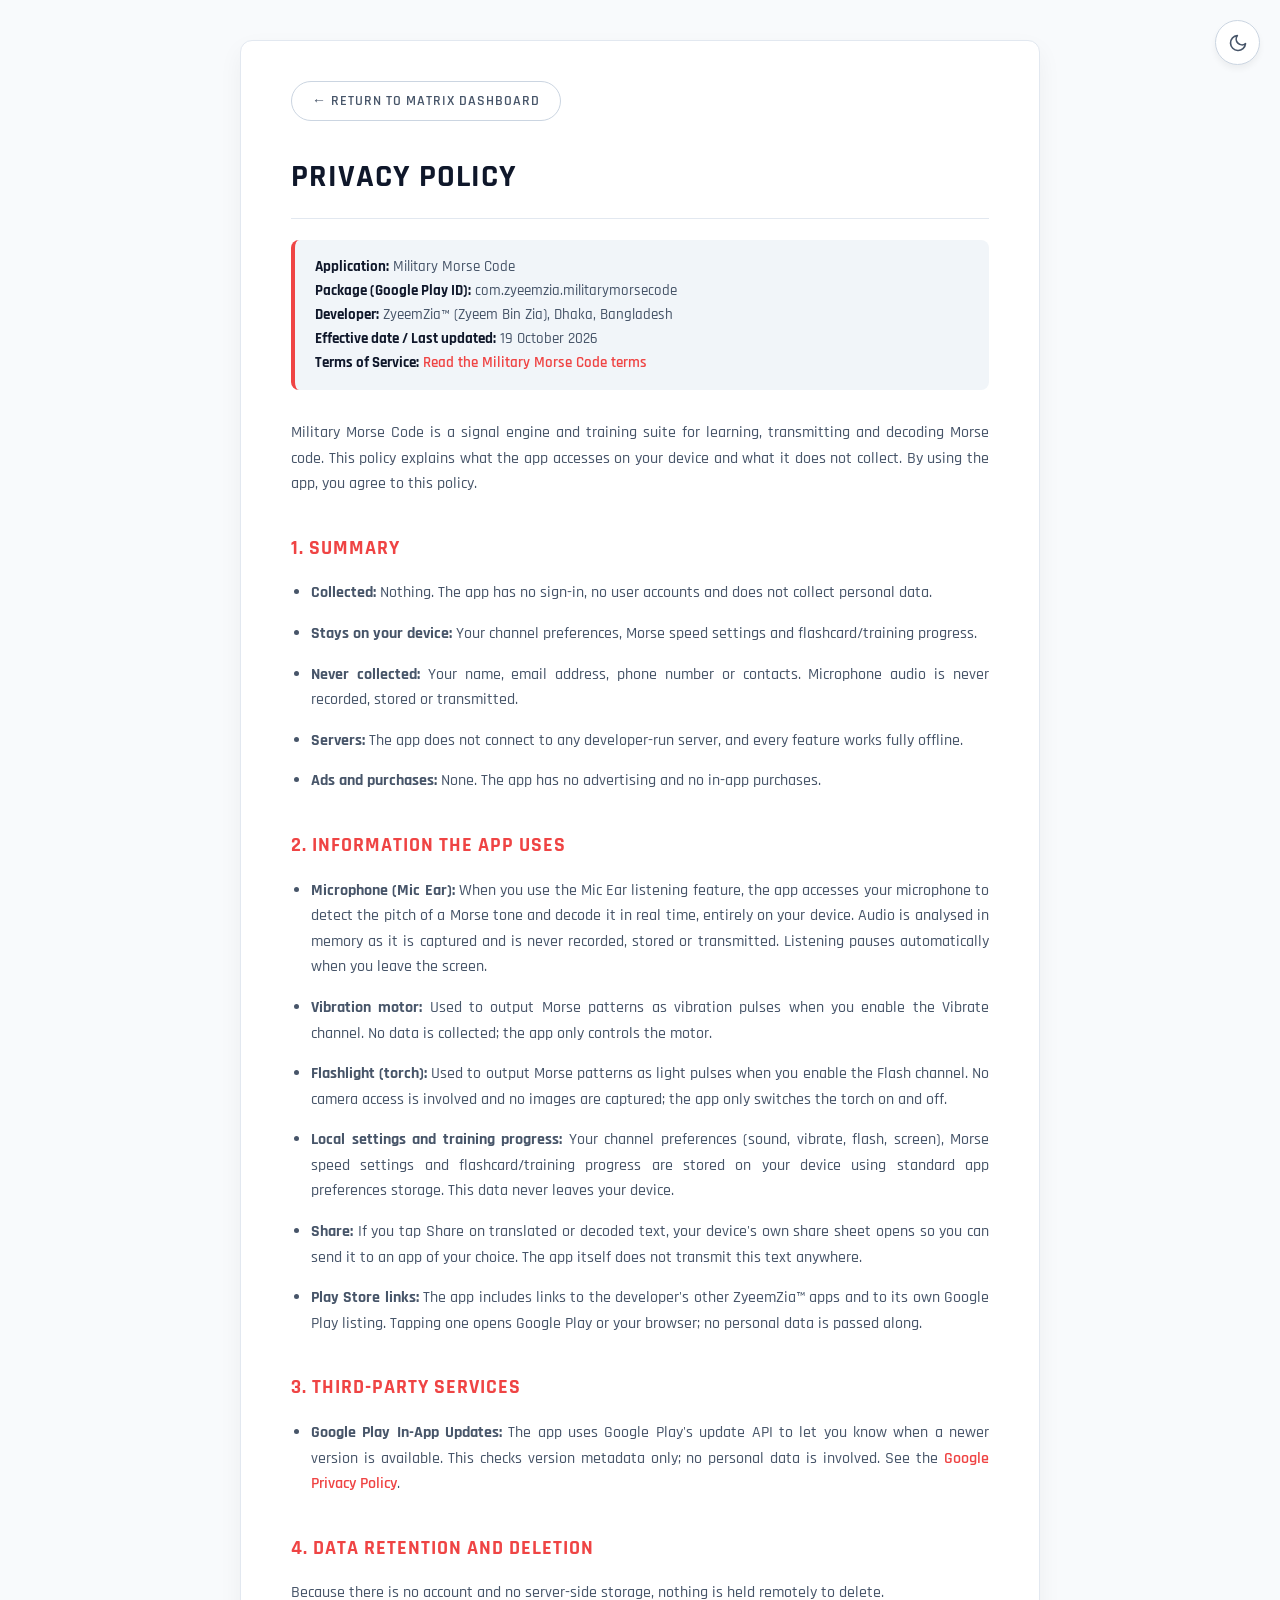
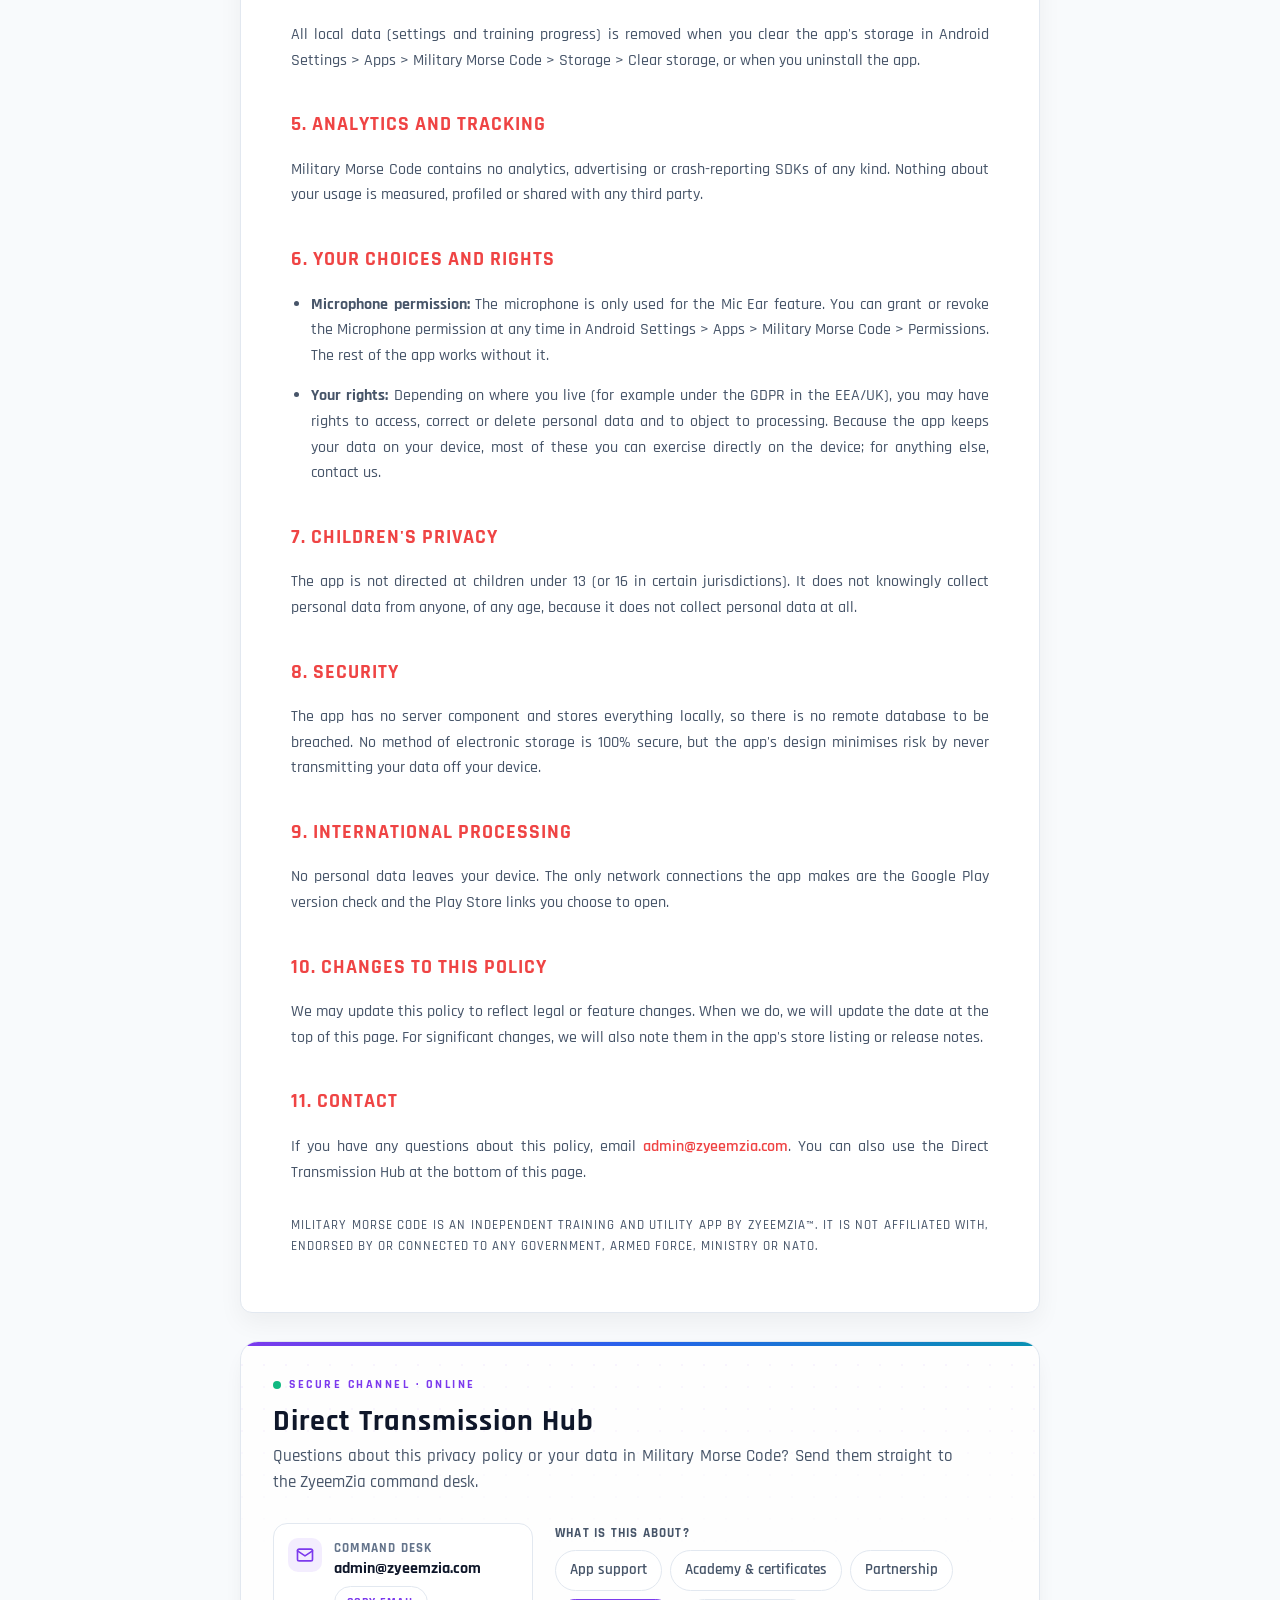
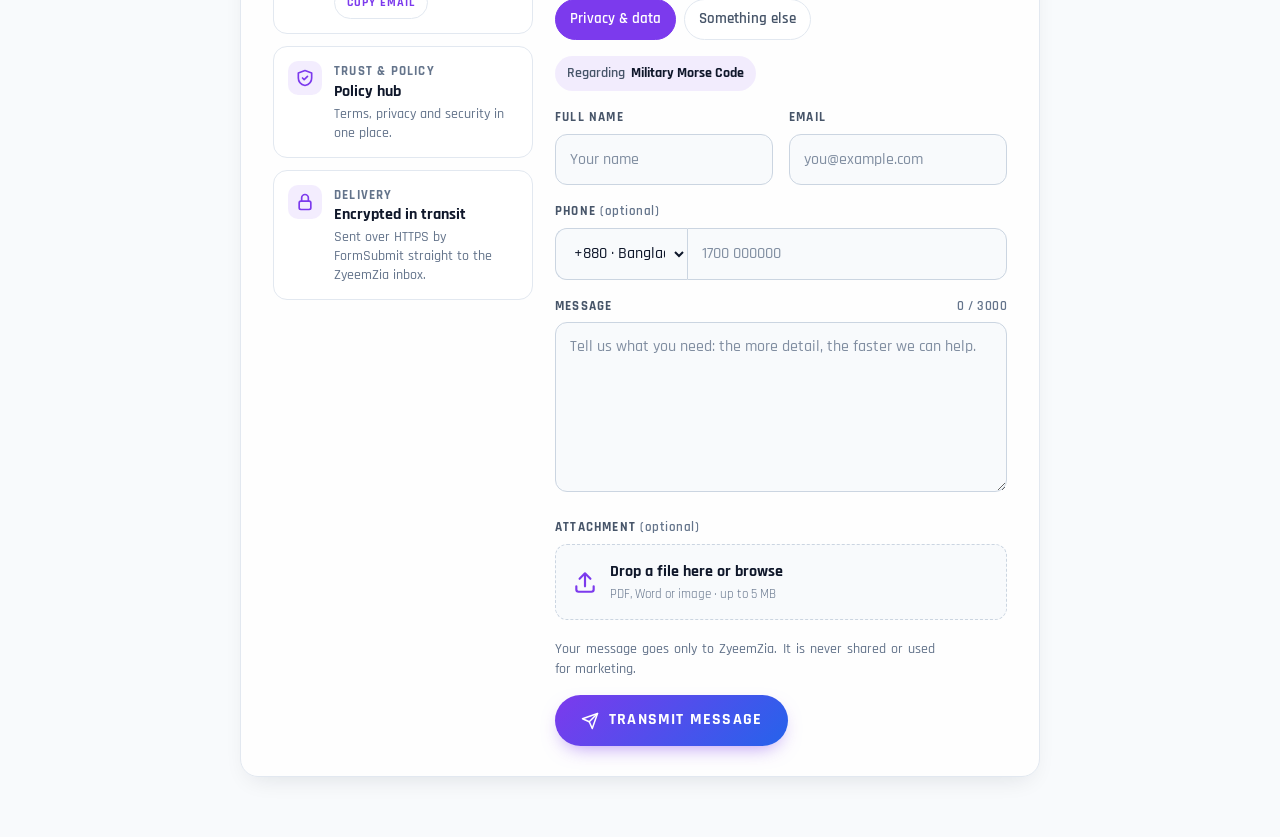
<file: privacy-militarymorsecode.html>
<!DOCTYPE html>
<html lang="en">
<head>
    <meta charset="UTF-8">
    <meta name="viewport" content="width=device-width, initial-scale=1.0">
    <title>Privacy Protocol | Military Morse Code</title>
    <link rel="icon" href="favicon.ico" sizes="any">
    <link rel="icon" type="image/png" sizes="32x32" href="favicon-32.png">
    <link rel="icon" type="image/png" sizes="64x64" href="favicon-64.png">
    <link rel="icon" type="image/png" sizes="192x192" href="icon-192.png">
    <link rel="apple-touch-icon" href="apple-touch-icon.png">
    <link rel="preconnect" href="https://fonts.googleapis.com">
    <link rel="preconnect" href="https://fonts.gstatic.com" crossorigin>
    <link href="https://fonts.googleapis.com/css2?family=Rajdhani:wght@400;500;600;700&display=swap" rel="stylesheet">

    <style>
/* Form controls use the page font; browsers otherwise fall back to Arial. */
button, input, select, textarea { font-family: inherit; }
/* Small print never drops below 12px on screen. */
small { font-size: max(12px, .85em); }

        *, *::before, *::after {
            box-sizing: border-box;
        }

        body {
            font-family: 'Rajdhani', -apple-system, BlinkMacSystemFont, "Segoe UI", Roboto, sans-serif;
            background: #f8fafc;
            color: #0f172a;
            padding: 40px 20px;
            line-height: 1.6;
            margin: 0;
            overflow-x: hidden;
            transition: background-color 0.3s ease, color 0.3s ease;
        }
        .container {
            max-width: 800px;
            width: 100%;
            margin: 0 auto;
            background: #ffffff;
            padding: 40px 50px;
            border-radius: 12px;
            border: 1px solid #e2e8f0;
            text-align: justify;
            box-shadow: 0 10px 25px rgba(0, 0, 0, 0.05);
            transition: all 0.3s ease;
        }
        .back-btn {
            display: inline-block;
            margin-bottom: 30px;
            color: #475569;
            font-weight: 600;
            text-decoration: none;
            border: 1px solid #cbd5e1;
            padding: 8px 20px;
            border-radius: 30px;
            font-size: 14px;
            text-transform: uppercase;
            letter-spacing: 1px;
            transition: all 0.2s ease;
        }
        .back-btn:hover { background: #e2e8f0; color: #0f172a; border-color: #94a3b8; }

        h1 { color: #0f172a; font-size: 32px; border-bottom: 1px solid #e2e8f0; padding-bottom: 15px; margin-top: 0; text-transform: uppercase; letter-spacing: 1px; transition: color 0.3s ease, border-color 0.3s ease;}

        /* Signal-Red Accent for Military Morse Code */
        h2 { color: #ef4444; font-size: 20px; margin-top: 35px; text-transform: uppercase; letter-spacing: 1px;}

        p, li { color: #475569; font-size: 16px; font-weight: 500; margin-bottom: 15px; transition: color 0.3s ease; text-align: justify; }
        ul { padding-left: 20px; }

        .meta-info {
            background: #f1f5f9;
            padding: 15px 20px;
            border-radius: 8px;
            border-left: 4px solid #ef4444;
            margin-bottom: 30px;
            transition: background 0.3s ease;
        }
        .meta-info p { margin: 0; font-size: 15px; text-align: left; }
        .meta-info strong { color: #0f172a; transition: color 0.3s ease; }

        a.contact-link { color: #ef4444; text-decoration: none; font-weight: 600; }
        a.contact-link:hover { text-decoration: underline; }

        .theme-toggle-btn {
            position: fixed;
            top: 20px;
            right: 20px;
            background: #ffffff;
            border: 1px solid #cbd5e1;
            color: #475569;
            border-radius: 50%;
            width: 45px;
            height: 45px;
            display: flex;
            justify-content: center;
            align-items: center;
            cursor: pointer;
            z-index: 100;
            box-shadow: 0 4px 6px rgba(0,0,0,0.05);
            transition: all 0.3s ease;
        }
        .theme-toggle-btn:hover { transform: scale(1.1); border-color: #94a3b8; color: #0f172a; }

        .icon-moon { display: block; }
        .icon-sun { display: none; }

        @media (max-width: 650px) {
            body { padding: 20px 15px; }
            .container { padding: 30px 20px; }
            h1 { font-size: 26px; }
            .back-btn { font-size: 13px; padding: 8px 16px; margin-bottom: 20px; }
            .theme-toggle-btn { top: 15px; right: 15px; width: 40px; height: 40px; }
        }

        /* =========================================
           DARK MODE OVERRIDES
           ========================================= */
        body.dark-mode { background: #090d16; color: #f1f5f9; }
        body.dark-mode .container { background: #111827; border-color: #1f2937; box-shadow: 0 10px 25px rgba(0, 0, 0, 0.5); }
        body.dark-mode .back-btn { color: #94a3b8; border-color: #334155; }
        body.dark-mode .back-btn:hover { background: #1e293b; color: #f8fafc; border-color: #475569; }

        body.dark-mode h1 { color: #f8fafc; border-bottom-color: #334155; }
        body.dark-mode p, body.dark-mode li { color: #9ca3af; }

        body.dark-mode .meta-info { background: rgba(17, 24, 39, 0.8); border-color: #1f2937; border-left-color: #f87171;}
        body.dark-mode .meta-info strong { color: #f8fafc; }

        body.dark-mode .theme-toggle-btn { background: #111827; border-color: #334155; color: #94a3b8; box-shadow: 0 4px 6px rgba(0,0,0,0.3);}
        body.dark-mode .theme-toggle-btn:hover { border-color: #475569; color: #f8fafc; }

        body.dark-mode .icon-moon { display: none; }
        body.dark-mode .icon-sun { display: block; }
            /* phones: justified text leaves wide gaps between words, so use normal alignment */
        @media (max-width: 650px) { .container, .container p, .container li, .policy-card, .policy-card p, .policy-card li, .legal-entity-box p { text-align: left; } }
    </style>
    <link rel="stylesheet" href="transmit.css?v=6">
<link rel="canonical" href="https://zyeemzia.com/privacy-militarymorsecode.html">
</head>
<body>

    <button id="themeToggle" class="theme-toggle-btn" title="Toggle Light/Dark Mode">
        <svg class="icon-moon" xmlns="http://www.w3.org/2000/svg" width="20" height="20" viewBox="0 0 24 24" fill="none" stroke="currentColor" stroke-width="2" stroke-linecap="round" stroke-linejoin="round">
            <path d="M21 12.79A9 9 0 1 1 11.21 3 7 7 0 0 0 21 12.79z"></path>
        </svg>
        <svg class="icon-sun" xmlns="http://www.w3.org/2000/svg" width="20" height="20" viewBox="0 0 24 24" fill="none" stroke="currentColor" stroke-width="2" stroke-linecap="round" stroke-linejoin="round">
            <circle cx="12" cy="12" r="5"></circle>
            <line x1="12" y1="1" x2="12" y2="3"></line>
            <line x1="12" y1="21" x2="12" y2="23"></line>
            <line x1="4.22" y1="4.22" x2="5.64" y2="5.64"></line>
            <line x1="18.36" y1="18.36" x2="19.78" y2="19.78"></line>
            <line x1="1" y1="12" x2="3" y2="12"></line>
            <line x1="21" y1="12" x2="23" y2="12"></line>
            <line x1="4.22" y1="19.78" x2="5.64" y2="18.36"></line>
            <line x1="18.36" y1="5.64" x2="19.78" y2="4.22"></line>
        </svg>
    </button>

    <div class="container">
        <a href="https://zyeemzia.com" class="back-btn">← Return to Matrix Dashboard</a>

        <h1>Privacy Policy</h1>

        <div class="meta-info">
            <p><strong>Application:</strong> Military Morse Code</p>
            <p><strong>Package (Google Play ID):</strong> com.zyeemzia.militarymorsecode</p>
            <p><strong>Developer:</strong> ZyeemZia™ (Zyeem Bin Zia), Dhaka, Bangladesh</p>
            <p><strong>Effective date / Last updated:</strong> 19 October 2026</p>
            <p><strong>Terms of Service:</strong> <a href="terms-militarymorsecode.html" class="contact-link">Read the Military Morse Code terms</a></p>
        </div>

        <p>Military Morse Code is a signal engine and training suite for learning, transmitting and decoding Morse code. This policy explains what the app accesses on your device and what it does not collect. By using the app, you agree to this policy.</p>

        <h2>1. Summary</h2>
        <ul>
            <li><strong>Collected:</strong> Nothing. The app has no sign-in, no user accounts and does not collect personal data.</li>
            <li><strong>Stays on your device:</strong> Your channel preferences, Morse speed settings and flashcard/training progress.</li>
            <li><strong>Never collected:</strong> Your name, email address, phone number or contacts. Microphone audio is never recorded, stored or transmitted.</li>
            <li><strong>Servers:</strong> The app does not connect to any developer-run server, and every feature works fully offline.</li>
            <li><strong>Ads and purchases:</strong> None. The app has no advertising and no in-app purchases.</li>
        </ul>

        <h2>2. Information the App Uses</h2>
        <ul>
            <li><strong>Microphone (Mic Ear):</strong> When you use the Mic Ear listening feature, the app accesses your microphone to detect the pitch of a Morse tone and decode it in real time, entirely on your device. Audio is analysed in memory as it is captured and is never recorded, stored or transmitted. Listening pauses automatically when you leave the screen.</li>
            <li><strong>Vibration motor:</strong> Used to output Morse patterns as vibration pulses when you enable the Vibrate channel. No data is collected; the app only controls the motor.</li>
            <li><strong>Flashlight (torch):</strong> Used to output Morse patterns as light pulses when you enable the Flash channel. No camera access is involved and no images are captured; the app only switches the torch on and off.</li>
            <li><strong>Local settings and training progress:</strong> Your channel preferences (sound, vibrate, flash, screen), Morse speed settings and flashcard/training progress are stored on your device using standard app preferences storage. This data never leaves your device.</li>
            <li><strong>Share:</strong> If you tap Share on translated or decoded text, your device's own share sheet opens so you can send it to an app of your choice. The app itself does not transmit this text anywhere.</li>
            <li><strong>Play Store links:</strong> The app includes links to the developer's other ZyeemZia™ apps and to its own Google Play listing. Tapping one opens Google Play or your browser; no personal data is passed along.</li>
        </ul>

        <h2>3. Third-Party Services</h2>
        <ul>
            <li><strong>Google Play In-App Updates:</strong> The app uses Google Play's update API to let you know when a newer version is available. This checks version metadata only; no personal data is involved. See the <a href="https://policies.google.com/privacy" class="contact-link" target="_blank" rel="noopener">Google Privacy Policy</a>.</li>
        </ul>

        <h2>4. Data Retention and Deletion</h2>
        <p>Because there is no account and no server-side storage, nothing is held remotely to delete.</p>
        <p>All local data (settings and training progress) is removed when you clear the app's storage in Android Settings &gt; Apps &gt; Military Morse Code &gt; Storage &gt; Clear storage, or when you uninstall the app.</p>

        <h2>5. Analytics and Tracking</h2>
        <p>Military Morse Code contains no analytics, advertising or crash-reporting SDKs of any kind. Nothing about your usage is measured, profiled or shared with any third party.</p>

        <h2>6. Your Choices and Rights</h2>
        <ul>
            <li><strong>Microphone permission:</strong> The microphone is only used for the Mic Ear feature. You can grant or revoke the Microphone permission at any time in Android Settings &gt; Apps &gt; Military Morse Code &gt; Permissions. The rest of the app works without it.</li>
            <li><strong>Your rights:</strong> Depending on where you live (for example under the GDPR in the EEA/UK), you may have rights to access, correct or delete personal data and to object to processing. Because the app keeps your data on your device, most of these you can exercise directly on the device; for anything else, contact us.</li>
        </ul>

        <h2>7. Children's Privacy</h2>
        <p>The app is not directed at children under 13 (or 16 in certain jurisdictions). It does not knowingly collect personal data from anyone, of any age, because it does not collect personal data at all.</p>

        <h2>8. Security</h2>
        <p>The app has no server component and stores everything locally, so there is no remote database to be breached. No method of electronic storage is 100% secure, but the app's design minimises risk by never transmitting your data off your device.</p>

        <h2>9. International Processing</h2>
        <p>No personal data leaves your device. The only network connections the app makes are the Google Play version check and the Play Store links you choose to open.</p>

        <h2>10. Changes to This Policy</h2>
        <p>We may update this policy to reflect legal or feature changes. When we do, we will update the date at the top of this page. For significant changes, we will also note them in the app's store listing or release notes.</p>

        <h2>11. Contact</h2>
        <p>If you have any questions about this policy, email <a href="mailto:admin@zyeemzia.com" class="contact-link">admin@zyeemzia.com</a>. You can also use the Direct Transmission Hub at the bottom of this page.</p>

        <p style="margin-top:30px; font-size:13px; text-transform:uppercase; letter-spacing:1px;">Military Morse Code is an independent training and utility app by ZyeemZia™. It is not affiliated with, endorsed by or connected to any government, armed force, ministry or NATO.</p>
    </div>
    <!-- DIRECT TRANSMISSION HUB (shared component from zyeemzia.com) -->
    <div class="tx-page"><section class="tx-mount" id="contact" data-tx-topic="privacy" data-tx-regarding="Military Morse Code" data-tx-source="zyeemzia.com · Privacy · Military Morse Code" data-tx-lead="Questions about this privacy policy or your data in Military Morse Code? Send them straight to the ZyeemZia command desk."></section></div>


    <script>
        const themeBtn = document.getElementById('themeToggle');
        const bodyElement = document.body;

        if (localStorage.getItem('matrixTheme') === 'dark') {
            bodyElement.classList.add('dark-mode');
        }

        themeBtn.addEventListener('click', () => {
            bodyElement.classList.toggle('dark-mode');
            if (bodyElement.classList.contains('dark-mode')) {
                localStorage.setItem('matrixTheme', 'dark');
            } else {
                localStorage.setItem('matrixTheme', 'light');
            }
        });
    </script>
    <script src="transmit.js?v=3" defer></script>
<script>/* ZyeemZia house style: justified writing. Paragraphs and list text that read left-aligned are justified; centred text, headings, buttons and columns too narrow to justify cleanly stay as they are. Copyright © ZyeemZia */(function(){var S='p,li,dd,blockquote';function j(r){if(!r||!r.querySelectorAll)return;var L=r.querySelectorAll(S);for(var i=0;i<L.length;i++){var e=L[i];if(e.getAttribute('data-zj'))continue;e.setAttribute('data-zj','1');var a=getComputedStyle(e).textAlign;if(a==='start'||a==='left'||a==='-webkit-auto'){var w=e.clientWidth;if(!w||w>=280)e.style.textAlign='justify'}}}function go(){j(document);if(!window.MutationObserver)return;new MutationObserver(function(m){for(var i=0;i<m.length;i++){var N=m[i].addedNodes;for(var k=0;k<N.length;k++){var n=N[k];if(n.nodeType===1)j(n.matches&&n.matches(S)?n.parentNode:n)}}}).observe(document.body,{childList:true,subtree:true})}if(document.readyState==='loading')document.addEventListener('DOMContentLoaded',go);else go()})()</script>
</body>
</html>
</file>
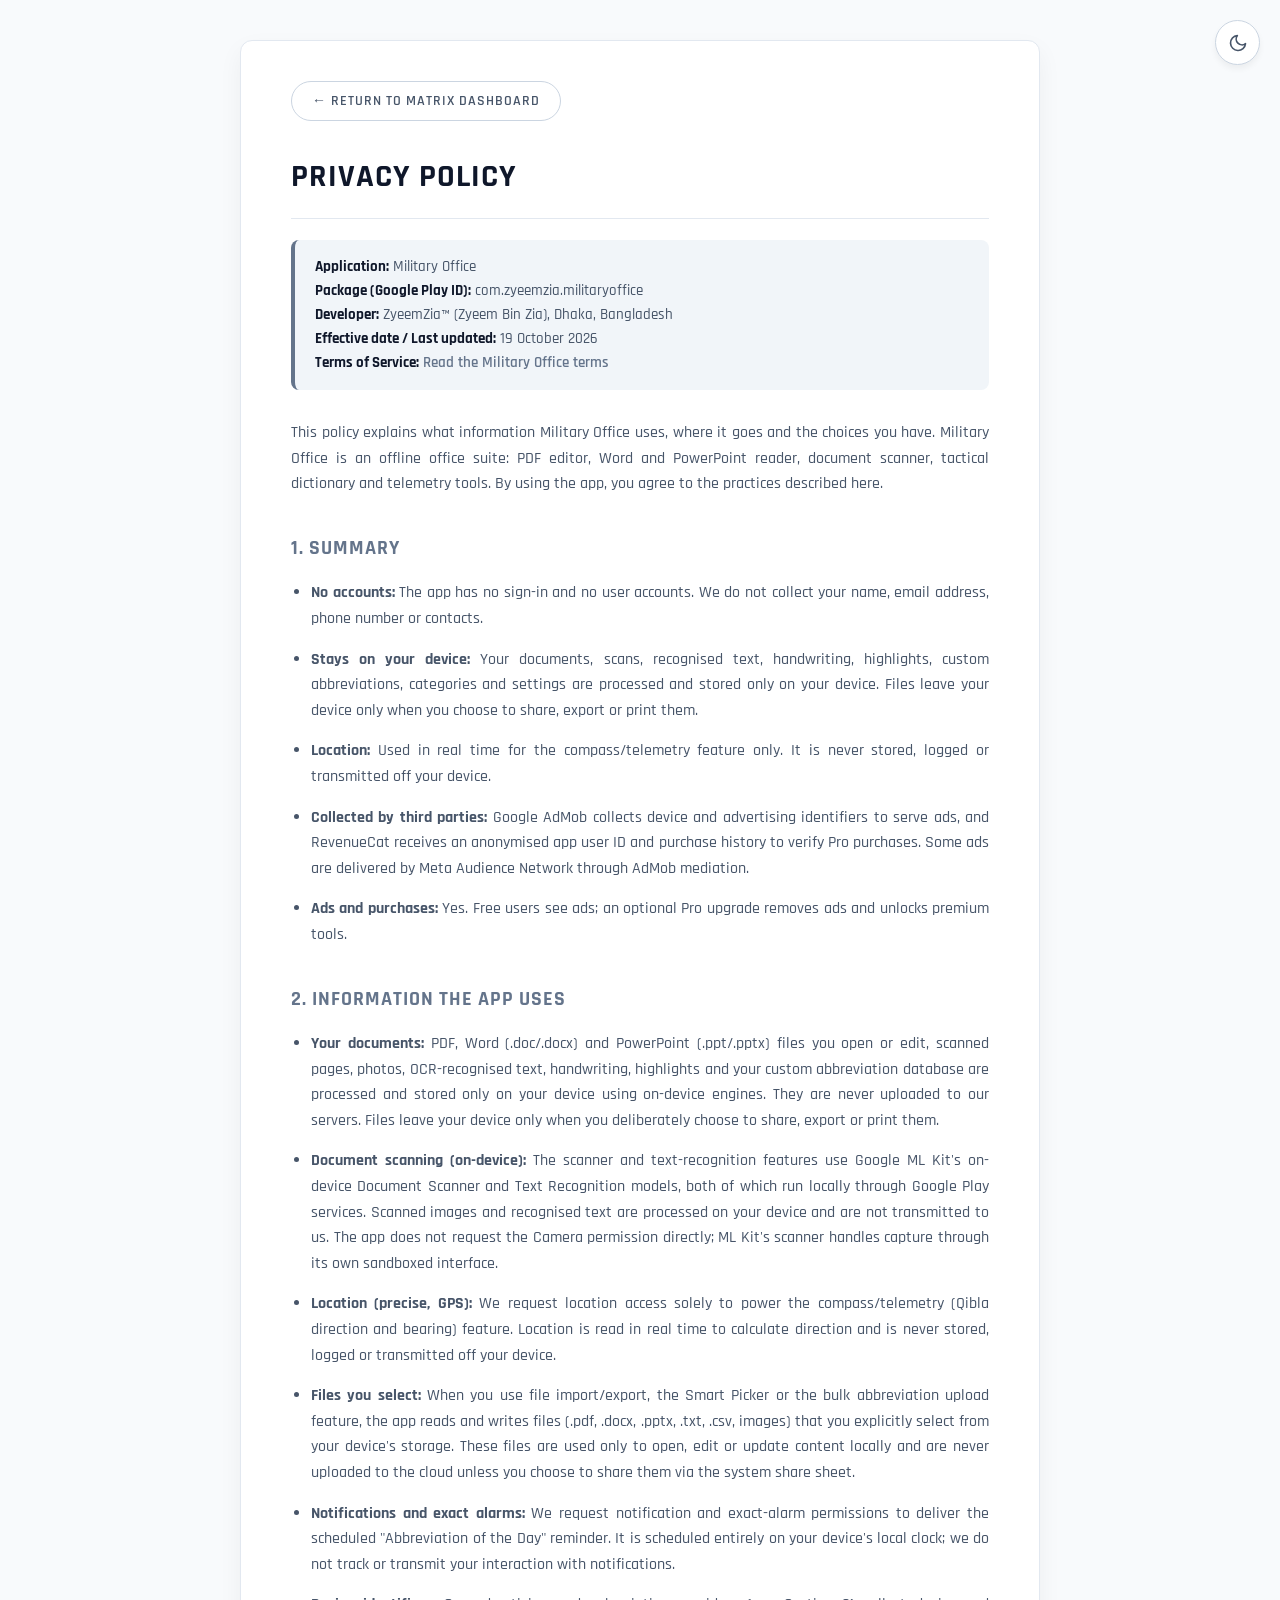
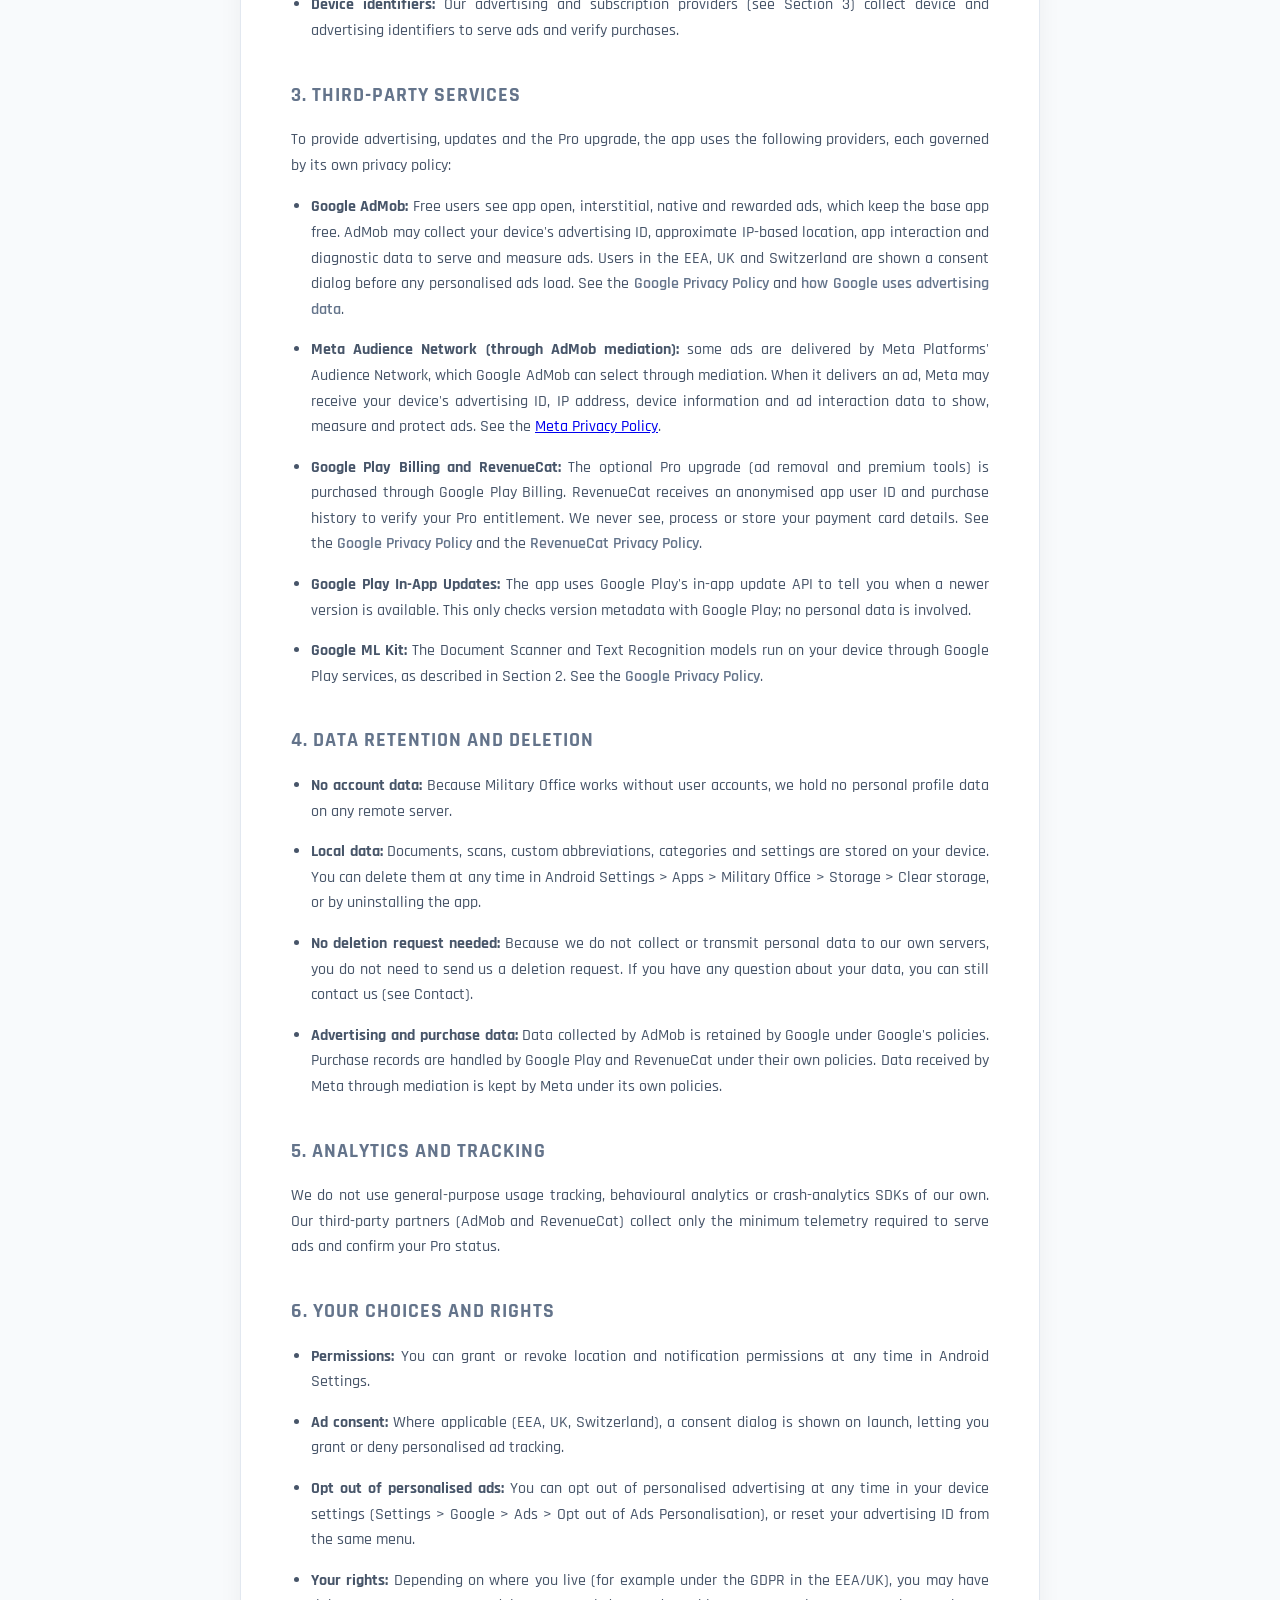
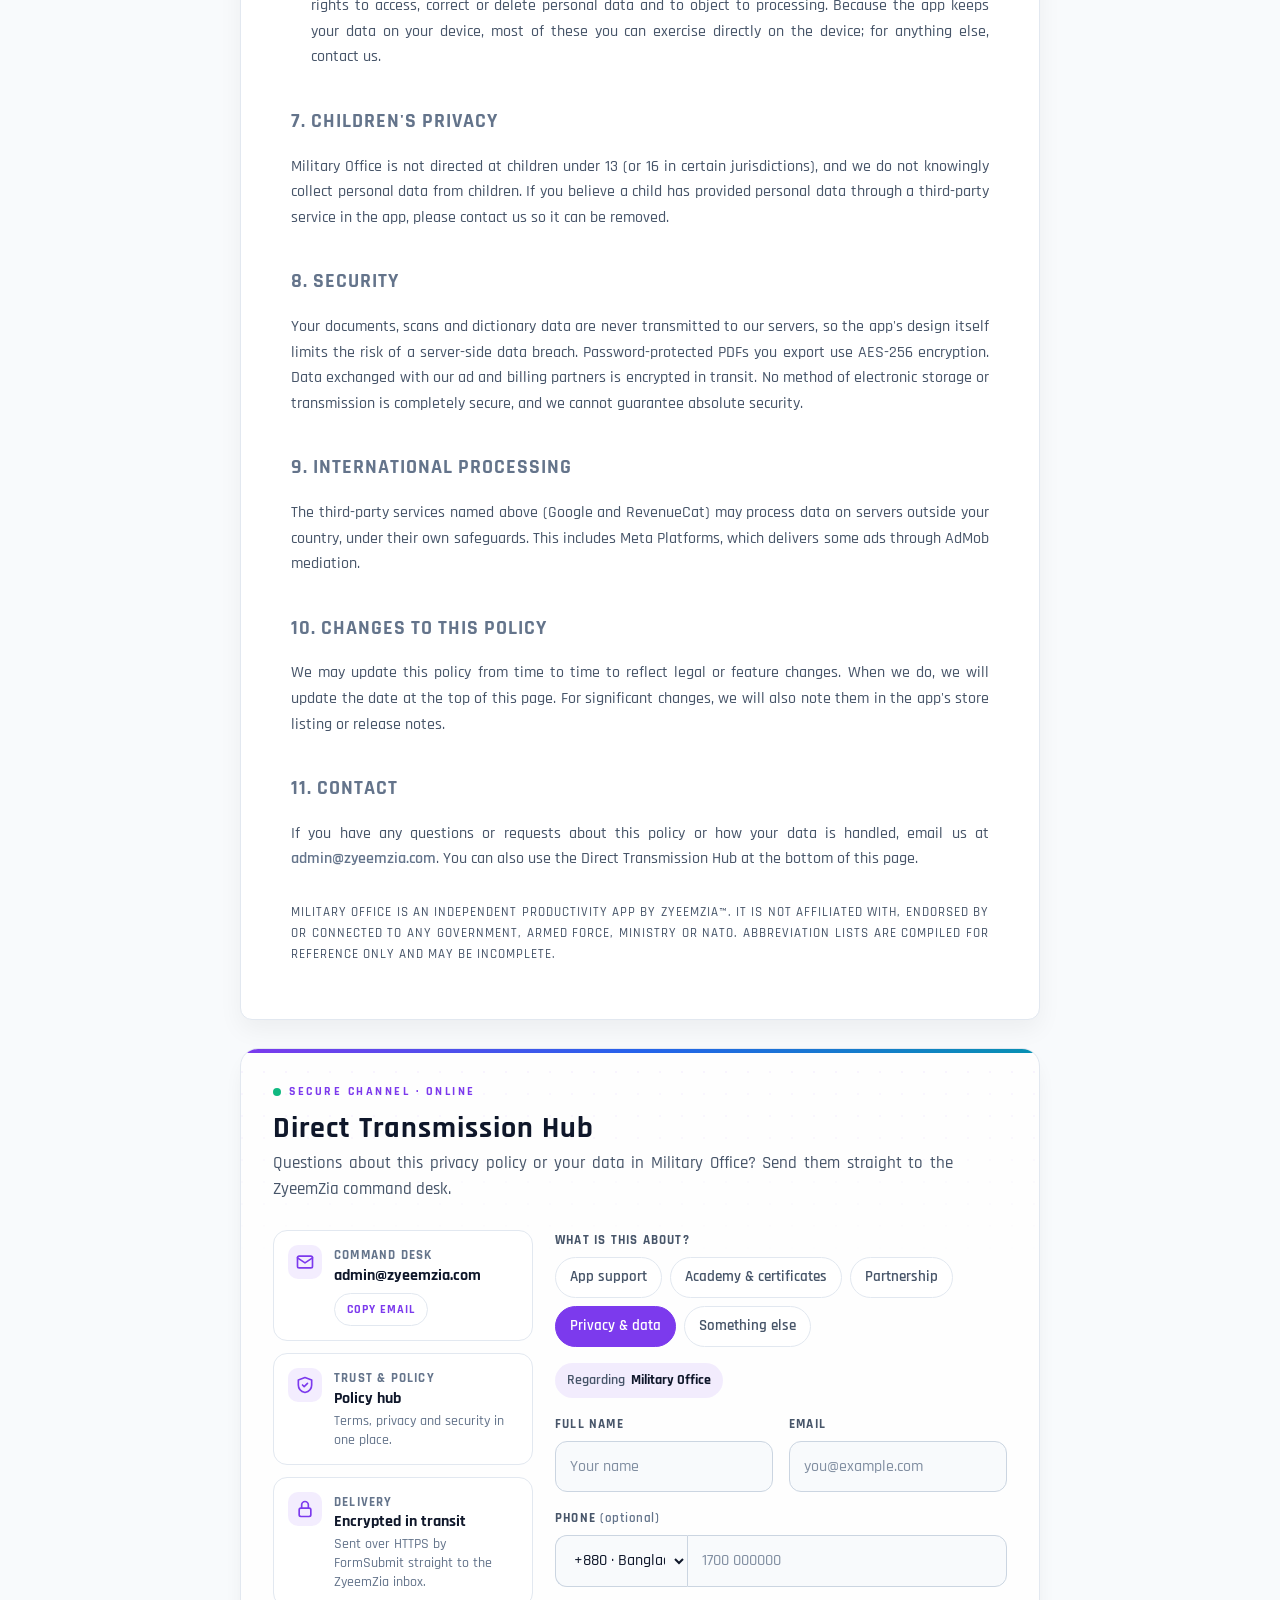
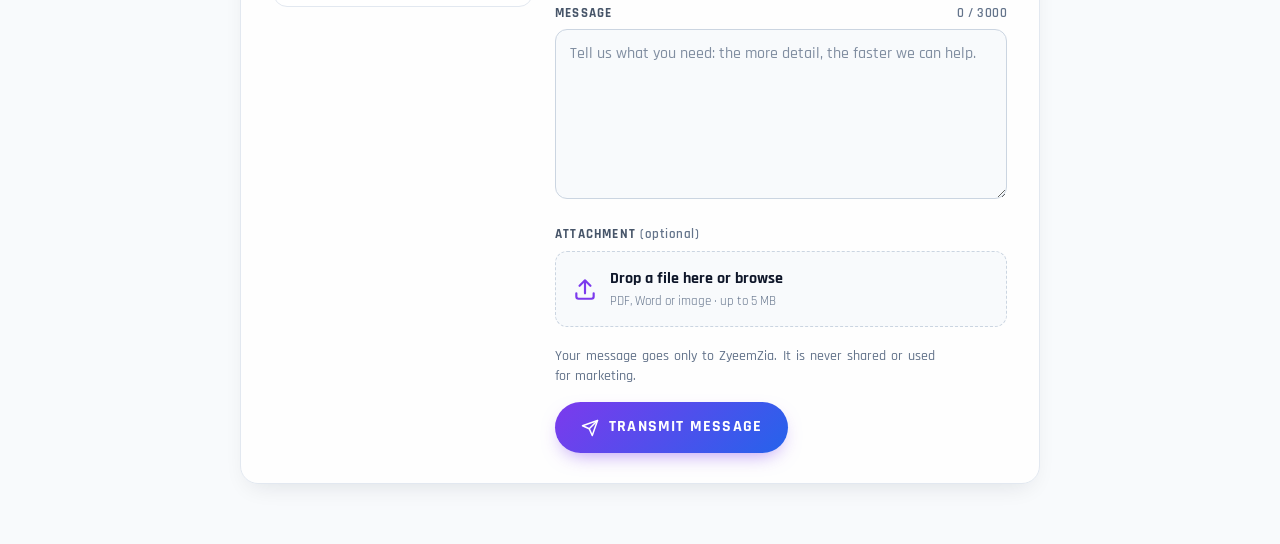
<file: privacy-militaryoffice.html>
<!DOCTYPE html>
<html lang="en">
<head>
    <meta charset="UTF-8">
    <meta name="viewport" content="width=device-width, initial-scale=1.0">
    <title>Privacy Protocol | Military Office</title>
    <link rel="icon" href="favicon.ico" sizes="any">
    <link rel="icon" type="image/png" sizes="32x32" href="favicon-32.png">
    <link rel="icon" type="image/png" sizes="64x64" href="favicon-64.png">
    <link rel="icon" type="image/png" sizes="192x192" href="icon-192.png">
    <link rel="apple-touch-icon" href="apple-touch-icon.png">
    <link rel="preconnect" href="https://fonts.googleapis.com">
    <link rel="preconnect" href="https://fonts.gstatic.com" crossorigin>
    <link href="https://fonts.googleapis.com/css2?family=Rajdhani:wght@400;500;600;700&display=swap" rel="stylesheet">

    <style>
/* Form controls use the page font; browsers otherwise fall back to Arial. */
button, input, select, textarea { font-family: inherit; }
/* Small print never drops below 12px on screen. */
small { font-size: max(12px, .85em); }

        /* =========================================
           BASE STYLING & THEME (DEFAULT: LIGHT MODE)
           ========================================= */
        *, *::before, *::after {
            box-sizing: border-box;
        }

        body {
            font-family: 'Rajdhani', -apple-system, BlinkMacSystemFont, "Segoe UI", Roboto, sans-serif;
            background: #f8fafc;
            color: #0f172a;
            padding: 40px 20px;
            line-height: 1.6;
            margin: 0;
            overflow-x: hidden;
            transition: background-color 0.3s ease, color 0.3s ease;
        }
        .container {
            max-width: 800px;
            width: 100%;
            margin: 0 auto;
            background: #ffffff;
            padding: 40px 50px;
            border-radius: 12px;
            border: 1px solid #e2e8f0;
            text-align: justify;
            box-shadow: 0 10px 25px rgba(0, 0, 0, 0.05);
            transition: all 0.3s ease;
        }
        .back-btn {
            display: inline-block;
            margin-bottom: 30px;
            color: #475569;
            font-weight: 600;
            text-decoration: none;
            border: 1px solid #cbd5e1;
            padding: 8px 20px;
            border-radius: 30px;
            font-size: 14px;
            text-transform: uppercase;
            letter-spacing: 1px;
            transition: all 0.2s ease;
        }
        .back-btn:hover { background: #e2e8f0; color: #0f172a; border-color: #94a3b8; }

        h1 { color: #0f172a; font-size: 32px; border-bottom: 1px solid #e2e8f0; padding-bottom: 15px; margin-top: 0; text-transform: uppercase; letter-spacing: 1px; transition: color 0.3s ease, border-color 0.3s ease;}

        /* Slate/Steel Accent for Military Office (kept distinct from GR Converter Pro's blue) */
        h2 { color: #64748b; font-size: 20px; margin-top: 35px; text-transform: uppercase; letter-spacing: 1px;}

        p, li { color: #475569; font-size: 16px; font-weight: 500; margin-bottom: 15px; transition: color 0.3s ease; text-align: justify; }
        ul { padding-left: 20px; }

        .meta-info {
            background: #f1f5f9;
            padding: 15px 20px;
            border-radius: 8px;
            border-left: 4px solid #64748b;
            margin-bottom: 30px;
            transition: background 0.3s ease;
        }
        .meta-info p { margin: 0; font-size: 15px; text-align: left; }
        .meta-info strong { color: #0f172a; transition: color 0.3s ease; }

        a.contact-link { color: #64748b; text-decoration: none; font-weight: 600; }
        a.contact-link:hover { text-decoration: underline; }

        .theme-toggle-btn {
            position: fixed;
            top: 20px;
            right: 20px;
            background: #ffffff;
            border: 1px solid #cbd5e1;
            color: #475569;
            border-radius: 50%;
            width: 45px;
            height: 45px;
            display: flex;
            justify-content: center;
            align-items: center;
            cursor: pointer;
            z-index: 100;
            box-shadow: 0 4px 6px rgba(0,0,0,0.05);
            transition: all 0.3s ease;
        }
        .theme-toggle-btn:hover { transform: scale(1.1); border-color: #94a3b8; color: #0f172a; }

        .icon-moon { display: block; }
        .icon-sun { display: none; }

        @media (max-width: 650px) {
            body { padding: 20px 15px; }
            .container { padding: 30px 20px; }
            h1 { font-size: 26px; }
            .back-btn { font-size: 13px; padding: 8px 16px; margin-bottom: 20px; }
            .theme-toggle-btn { top: 15px; right: 15px; width: 40px; height: 40px; }
        }

        /* =========================================
           DARK MODE OVERRIDES
           ========================================= */
        body.dark-mode { background: #090d16; color: #f1f5f9; }
        body.dark-mode .container { background: #111827; border-color: #1f2937; box-shadow: 0 10px 25px rgba(0, 0, 0, 0.5); }
        body.dark-mode .back-btn { color: #94a3b8; border-color: #334155; }
        body.dark-mode .back-btn:hover { background: #1e293b; color: #f8fafc; border-color: #475569; }

        body.dark-mode h1 { color: #f8fafc; border-bottom-color: #334155; }
        body.dark-mode p, body.dark-mode li { color: #9ca3af; }

        body.dark-mode .meta-info { background: rgba(17, 24, 39, 0.8); border-color: #1f2937; border-left-color: #94a3b8;}
        body.dark-mode .meta-info strong { color: #f8fafc; }

        body.dark-mode .theme-toggle-btn { background: #111827; border-color: #334155; color: #94a3b8; box-shadow: 0 4px 6px rgba(0,0,0,0.3);}
        body.dark-mode .theme-toggle-btn:hover { border-color: #475569; color: #f8fafc; }

        body.dark-mode .icon-moon { display: none; }
        body.dark-mode .icon-sun { display: block; }
            /* phones: justified text leaves wide gaps between words, so use normal alignment */
        @media (max-width: 650px) { .container, .container p, .container li, .policy-card, .policy-card p, .policy-card li, .legal-entity-box p { text-align: left; } }
    </style>
    <link rel="stylesheet" href="transmit.css?v=6">
<link rel="canonical" href="https://zyeemzia.com/privacy-militaryoffice.html">
</head>
<body>

    <button id="themeToggle" class="theme-toggle-btn" title="Toggle Light/Dark Mode">
        <svg class="icon-moon" xmlns="http://www.w3.org/2000/svg" width="20" height="20" viewBox="0 0 24 24" fill="none" stroke="currentColor" stroke-width="2" stroke-linecap="round" stroke-linejoin="round">
            <path d="M21 12.79A9 9 0 1 1 11.21 3 7 7 0 0 0 21 12.79z"></path>
        </svg>
        <svg class="icon-sun" xmlns="http://www.w3.org/2000/svg" width="20" height="20" viewBox="0 0 24 24" fill="none" stroke="currentColor" stroke-width="2" stroke-linecap="round" stroke-linejoin="round">
            <circle cx="12" cy="12" r="5"></circle>
            <line x1="12" y1="1" x2="12" y2="3"></line>
            <line x1="12" y1="21" x2="12" y2="23"></line>
            <line x1="4.22" y1="4.22" x2="5.64" y2="5.64"></line>
            <line x1="18.36" y1="18.36" x2="19.78" y2="19.78"></line>
            <line x1="1" y1="12" x2="3" y2="12"></line>
            <line x1="21" y1="12" x2="23" y2="12"></line>
            <line x1="4.22" y1="19.78" x2="5.64" y2="18.36"></line>
            <line x1="18.36" y1="5.64" x2="19.78" y2="4.22"></line>
        </svg>
    </button>

    <div class="container">
        <a href="index.html" class="back-btn">← Return to Matrix Dashboard</a>

        <h1>Privacy Policy</h1>

        <div class="meta-info">
            <p><strong>Application:</strong> Military Office</p>
            <p><strong>Package (Google Play ID):</strong> com.zyeemzia.militaryoffice</p>
            <p><strong>Developer:</strong> ZyeemZia™ (Zyeem Bin Zia), Dhaka, Bangladesh</p>
            <p><strong>Effective date / Last updated:</strong> 19 October 2026</p>
            <p><strong>Terms of Service:</strong> <a href="terms-militaryoffice.html" class="contact-link">Read the Military Office terms</a></p>
        </div>

        <p>This policy explains what information Military Office uses, where it goes and the choices you have. Military Office is an offline office suite: PDF editor, Word and PowerPoint reader, document scanner, tactical dictionary and telemetry tools. By using the app, you agree to the practices described here.</p>

        <h2>1. Summary</h2>
        <ul>
            <li><strong>No accounts:</strong> The app has no sign-in and no user accounts. We do not collect your name, email address, phone number or contacts.</li>
            <li><strong>Stays on your device:</strong> Your documents, scans, recognised text, handwriting, highlights, custom abbreviations, categories and settings are processed and stored only on your device. Files leave your device only when you choose to share, export or print them.</li>
            <li><strong>Location:</strong> Used in real time for the compass/telemetry feature only. It is never stored, logged or transmitted off your device.</li>
            <li><strong>Collected by third parties:</strong> Google AdMob collects device and advertising identifiers to serve ads, and RevenueCat receives an anonymised app user ID and purchase history to verify Pro purchases. Some ads are delivered by Meta Audience Network through AdMob mediation.</li>
            <li><strong>Ads and purchases:</strong> Yes. Free users see ads; an optional Pro upgrade removes ads and unlocks premium tools.</li>
        </ul>

        <h2>2. Information the App Uses</h2>
        <ul>
            <li><strong>Your documents:</strong> PDF, Word (.doc/.docx) and PowerPoint (.ppt/.pptx) files you open or edit, scanned pages, photos, OCR-recognised text, handwriting, highlights and your custom abbreviation database are processed and stored only on your device using on-device engines. They are never uploaded to our servers. Files leave your device only when you deliberately choose to share, export or print them.</li>
            <li><strong>Document scanning (on-device):</strong> The scanner and text-recognition features use Google ML Kit's on-device Document Scanner and Text Recognition models, both of which run locally through Google Play services. Scanned images and recognised text are processed on your device and are not transmitted to us. The app does not request the Camera permission directly; ML Kit's scanner handles capture through its own sandboxed interface.</li>
            <li><strong>Location (precise, GPS):</strong> We request location access solely to power the compass/telemetry (Qibla direction and bearing) feature. Location is read in real time to calculate direction and is never stored, logged or transmitted off your device.</li>
            <li><strong>Files you select:</strong> When you use file import/export, the Smart Picker or the bulk abbreviation upload feature, the app reads and writes files (.pdf, .docx, .pptx, .txt, .csv, images) that you explicitly select from your device's storage. These files are used only to open, edit or update content locally and are never uploaded to the cloud unless you choose to share them via the system share sheet.</li>
            <li><strong>Notifications and exact alarms:</strong> We request notification and exact-alarm permissions to deliver the scheduled "Abbreviation of the Day" reminder. It is scheduled entirely on your device's local clock; we do not track or transmit your interaction with notifications.</li>
            <li><strong>Device identifiers:</strong> Our advertising and subscription providers (see Section 3) collect device and advertising identifiers to serve ads and verify purchases.</li>
        </ul>

        <h2>3. Third-Party Services</h2>
        <p>To provide advertising, updates and the Pro upgrade, the app uses the following providers, each governed by its own privacy policy:</p>
        <ul>
            <li><strong>Google AdMob:</strong> Free users see app open, interstitial, native and rewarded ads, which keep the base app free. AdMob may collect your device's advertising ID, approximate IP-based location, app interaction and diagnostic data to serve and measure ads. Users in the EEA, UK and Switzerland are shown a consent dialog before any personalised ads load. See the <a href="https://policies.google.com/privacy" class="contact-link" target="_blank" rel="noopener">Google Privacy Policy</a> and <a href="https://business.safety.google/privacy/" class="contact-link" target="_blank" rel="noopener">how Google uses advertising data</a>.</li>
            <li><strong>Meta Audience Network (through AdMob mediation):</strong> some ads are delivered by Meta Platforms' Audience Network, which Google AdMob can select through mediation. When it delivers an ad, Meta may receive your device's advertising ID, IP address, device information and ad interaction data to show, measure and protect ads. See the <a href="https://www.facebook.com/privacy/policy/" target="_blank" rel="noopener">Meta Privacy Policy</a>.</li>
            <li><strong>Google Play Billing and RevenueCat:</strong> The optional Pro upgrade (ad removal and premium tools) is purchased through Google Play Billing. RevenueCat receives an anonymised app user ID and purchase history to verify your Pro entitlement. We never see, process or store your payment card details. See the <a href="https://policies.google.com/privacy" class="contact-link" target="_blank" rel="noopener">Google Privacy Policy</a> and the <a href="https://www.revenuecat.com/privacy" class="contact-link" target="_blank" rel="noopener">RevenueCat Privacy Policy</a>.</li>
            <li><strong>Google Play In-App Updates:</strong> The app uses Google Play's in-app update API to tell you when a newer version is available. This only checks version metadata with Google Play; no personal data is involved.</li>
            <li><strong>Google ML Kit:</strong> The Document Scanner and Text Recognition models run on your device through Google Play services, as described in Section 2. See the <a href="https://policies.google.com/privacy" class="contact-link" target="_blank" rel="noopener">Google Privacy Policy</a>.</li>
        </ul>

        <h2>4. Data Retention and Deletion</h2>
        <ul>
            <li><strong>No account data:</strong> Because Military Office works without user accounts, we hold no personal profile data on any remote server.</li>
            <li><strong>Local data:</strong> Documents, scans, custom abbreviations, categories and settings are stored on your device. You can delete them at any time in Android Settings &gt; Apps &gt; Military Office &gt; Storage &gt; Clear storage, or by uninstalling the app.</li>
            <li><strong>No deletion request needed:</strong> Because we do not collect or transmit personal data to our own servers, you do not need to send us a deletion request. If you have any question about your data, you can still contact us (see Contact).</li>
            <li><strong>Advertising and purchase data:</strong> Data collected by AdMob is retained by Google under Google's policies. Purchase records are handled by Google Play and RevenueCat under their own policies. Data received by Meta through mediation is kept by Meta under its own policies.</li>
        </ul>

        <h2>5. Analytics and Tracking</h2>
        <p>We do not use general-purpose usage tracking, behavioural analytics or crash-analytics SDKs of our own. Our third-party partners (AdMob and RevenueCat) collect only the minimum telemetry required to serve ads and confirm your Pro status.</p>

        <h2>6. Your Choices and Rights</h2>
        <ul>
            <li><strong>Permissions:</strong> You can grant or revoke location and notification permissions at any time in Android Settings.</li>
            <li><strong>Ad consent:</strong> Where applicable (EEA, UK, Switzerland), a consent dialog is shown on launch, letting you grant or deny personalised ad tracking.</li>
            <li><strong>Opt out of personalised ads:</strong> You can opt out of personalised advertising at any time in your device settings (Settings &gt; Google &gt; Ads &gt; Opt out of Ads Personalisation), or reset your advertising ID from the same menu.</li>
            <li><strong>Your rights:</strong> Depending on where you live (for example under the GDPR in the EEA/UK), you may have rights to access, correct or delete personal data and to object to processing. Because the app keeps your data on your device, most of these you can exercise directly on the device; for anything else, contact us.</li>
        </ul>

        <h2>7. Children's Privacy</h2>
        <p>Military Office is not directed at children under 13 (or 16 in certain jurisdictions), and we do not knowingly collect personal data from children. If you believe a child has provided personal data through a third-party service in the app, please contact us so it can be removed.</p>

        <h2>8. Security</h2>
        <p>Your documents, scans and dictionary data are never transmitted to our servers, so the app's design itself limits the risk of a server-side data breach. Password-protected PDFs you export use AES-256 encryption. Data exchanged with our ad and billing partners is encrypted in transit. No method of electronic storage or transmission is completely secure, and we cannot guarantee absolute security.</p>

        <h2>9. International Processing</h2>
        <p>The third-party services named above (Google and RevenueCat) may process data on servers outside your country, under their own safeguards. This includes Meta Platforms, which delivers some ads through AdMob mediation.</p>

        <h2>10. Changes to This Policy</h2>
        <p>We may update this policy from time to time to reflect legal or feature changes. When we do, we will update the date at the top of this page. For significant changes, we will also note them in the app's store listing or release notes.</p>

        <h2>11. Contact</h2>
        <p>If you have any questions or requests about this policy or how your data is handled, email us at <a href="mailto:admin@zyeemzia.com" class="contact-link">admin@zyeemzia.com</a>. You can also use the Direct Transmission Hub at the bottom of this page.</p>

        <p style="margin-top:30px; font-size:13px; text-transform:uppercase; letter-spacing:1px;">Military Office is an independent productivity app by ZyeemZia™. It is not affiliated with, endorsed by or connected to any government, armed force, ministry or NATO. Abbreviation lists are compiled for reference only and may be incomplete.</p>
    </div>
    <!-- DIRECT TRANSMISSION HUB (shared component from zyeemzia.com) -->
    <div class="tx-page"><section class="tx-mount" id="contact" data-tx-topic="privacy" data-tx-regarding="Military Office" data-tx-source="zyeemzia.com · Privacy · Military Office" data-tx-lead="Questions about this privacy policy or your data in Military Office? Send them straight to the ZyeemZia command desk."></section></div>


    <script>
        const themeBtn = document.getElementById('themeToggle');
        const bodyElement = document.body;

        if (localStorage.getItem('matrixTheme') === 'dark') {
            bodyElement.classList.add('dark-mode');
        }

        themeBtn.addEventListener('click', () => {
            bodyElement.classList.toggle('dark-mode');
            if (bodyElement.classList.contains('dark-mode')) {
                localStorage.setItem('matrixTheme', 'dark');
            } else {
                localStorage.setItem('matrixTheme', 'light');
            }
        });
    </script>
    <script src="transmit.js?v=3" defer></script>
<script>/* ZyeemZia house style: justified writing. Paragraphs and list text that read left-aligned are justified; centred text, headings, buttons and columns too narrow to justify cleanly stay as they are. Copyright © ZyeemZia */(function(){var S='p,li,dd,blockquote';function j(r){if(!r||!r.querySelectorAll)return;var L=r.querySelectorAll(S);for(var i=0;i<L.length;i++){var e=L[i];if(e.getAttribute('data-zj'))continue;e.setAttribute('data-zj','1');var a=getComputedStyle(e).textAlign;if(a==='start'||a==='left'||a==='-webkit-auto'){var w=e.clientWidth;if(!w||w>=280)e.style.textAlign='justify'}}}function go(){j(document);if(!window.MutationObserver)return;new MutationObserver(function(m){for(var i=0;i<m.length;i++){var N=m[i].addedNodes;for(var k=0;k<N.length;k++){var n=N[k];if(n.nodeType===1)j(n.matches&&n.matches(S)?n.parentNode:n)}}}).observe(document.body,{childList:true,subtree:true})}if(document.readyState==='loading')document.addEventListener('DOMContentLoaded',go);else go()})()</script>
</body>
</html>
</file>
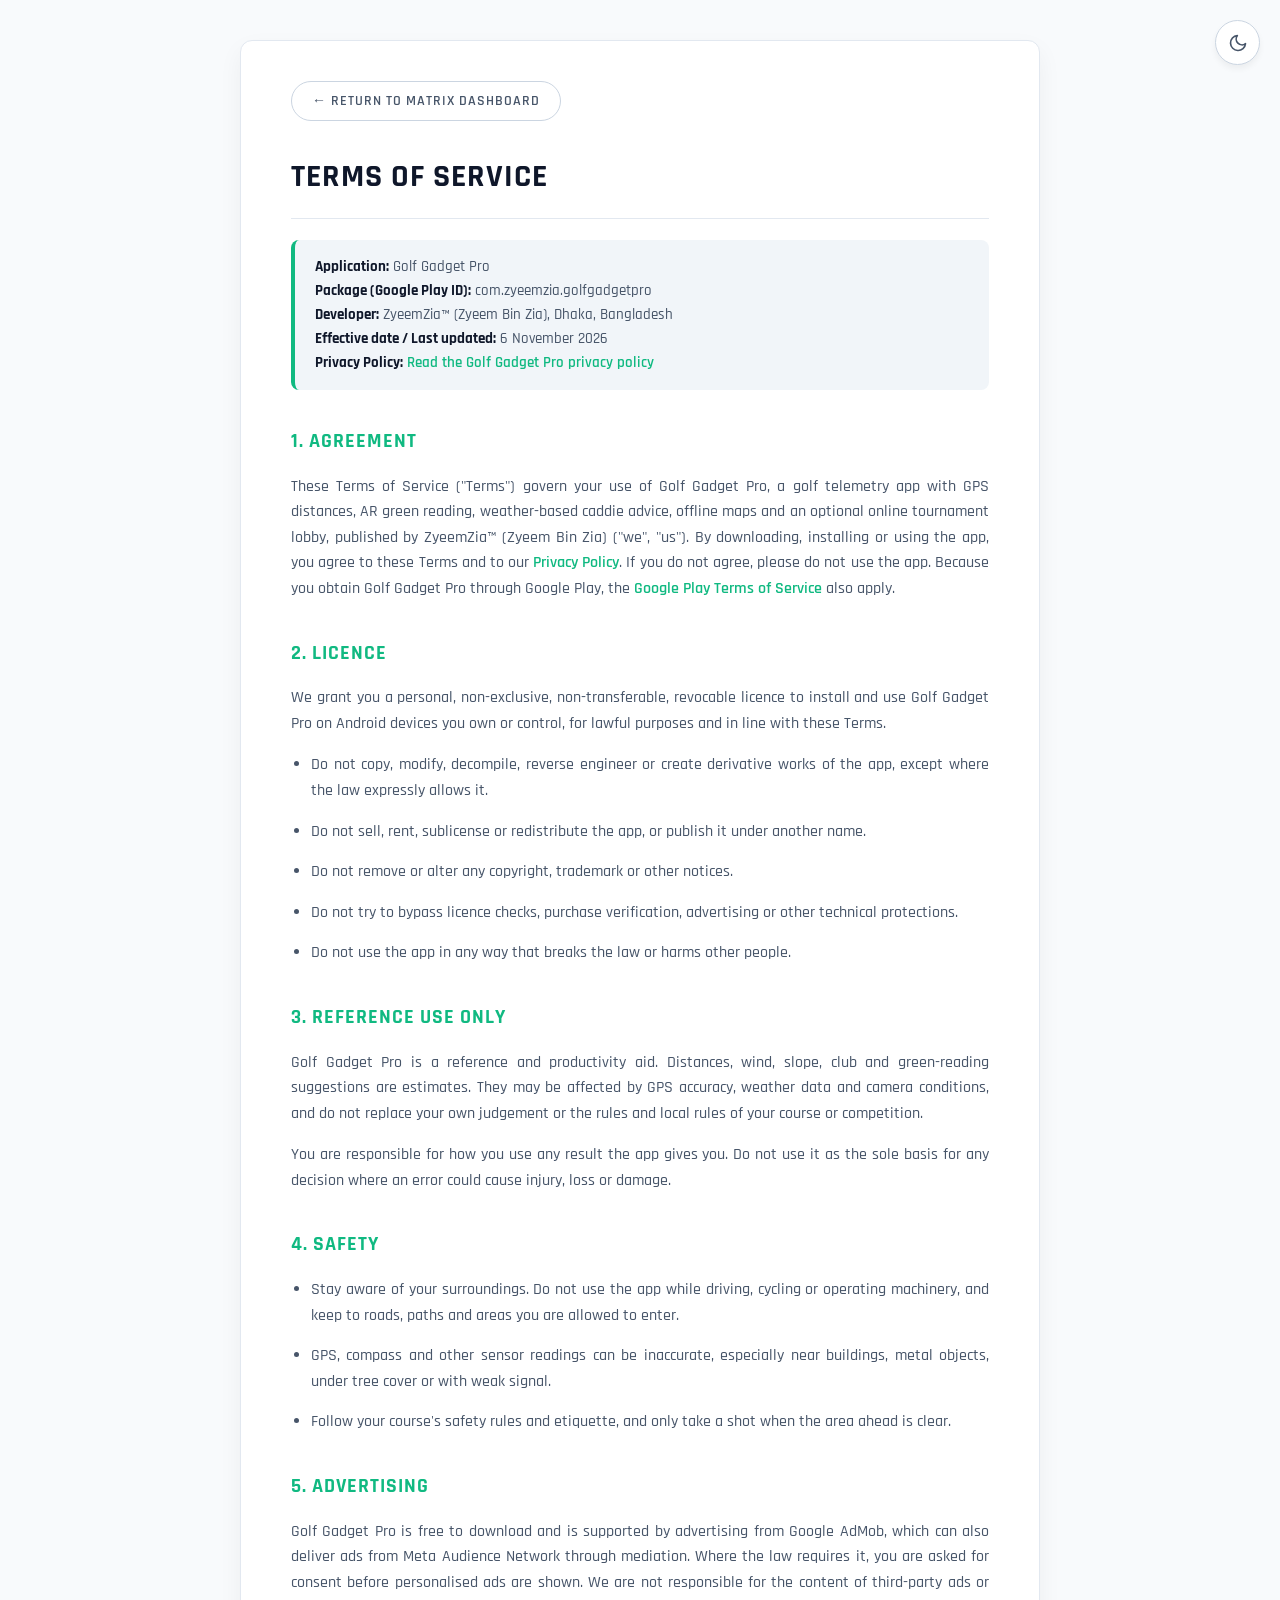
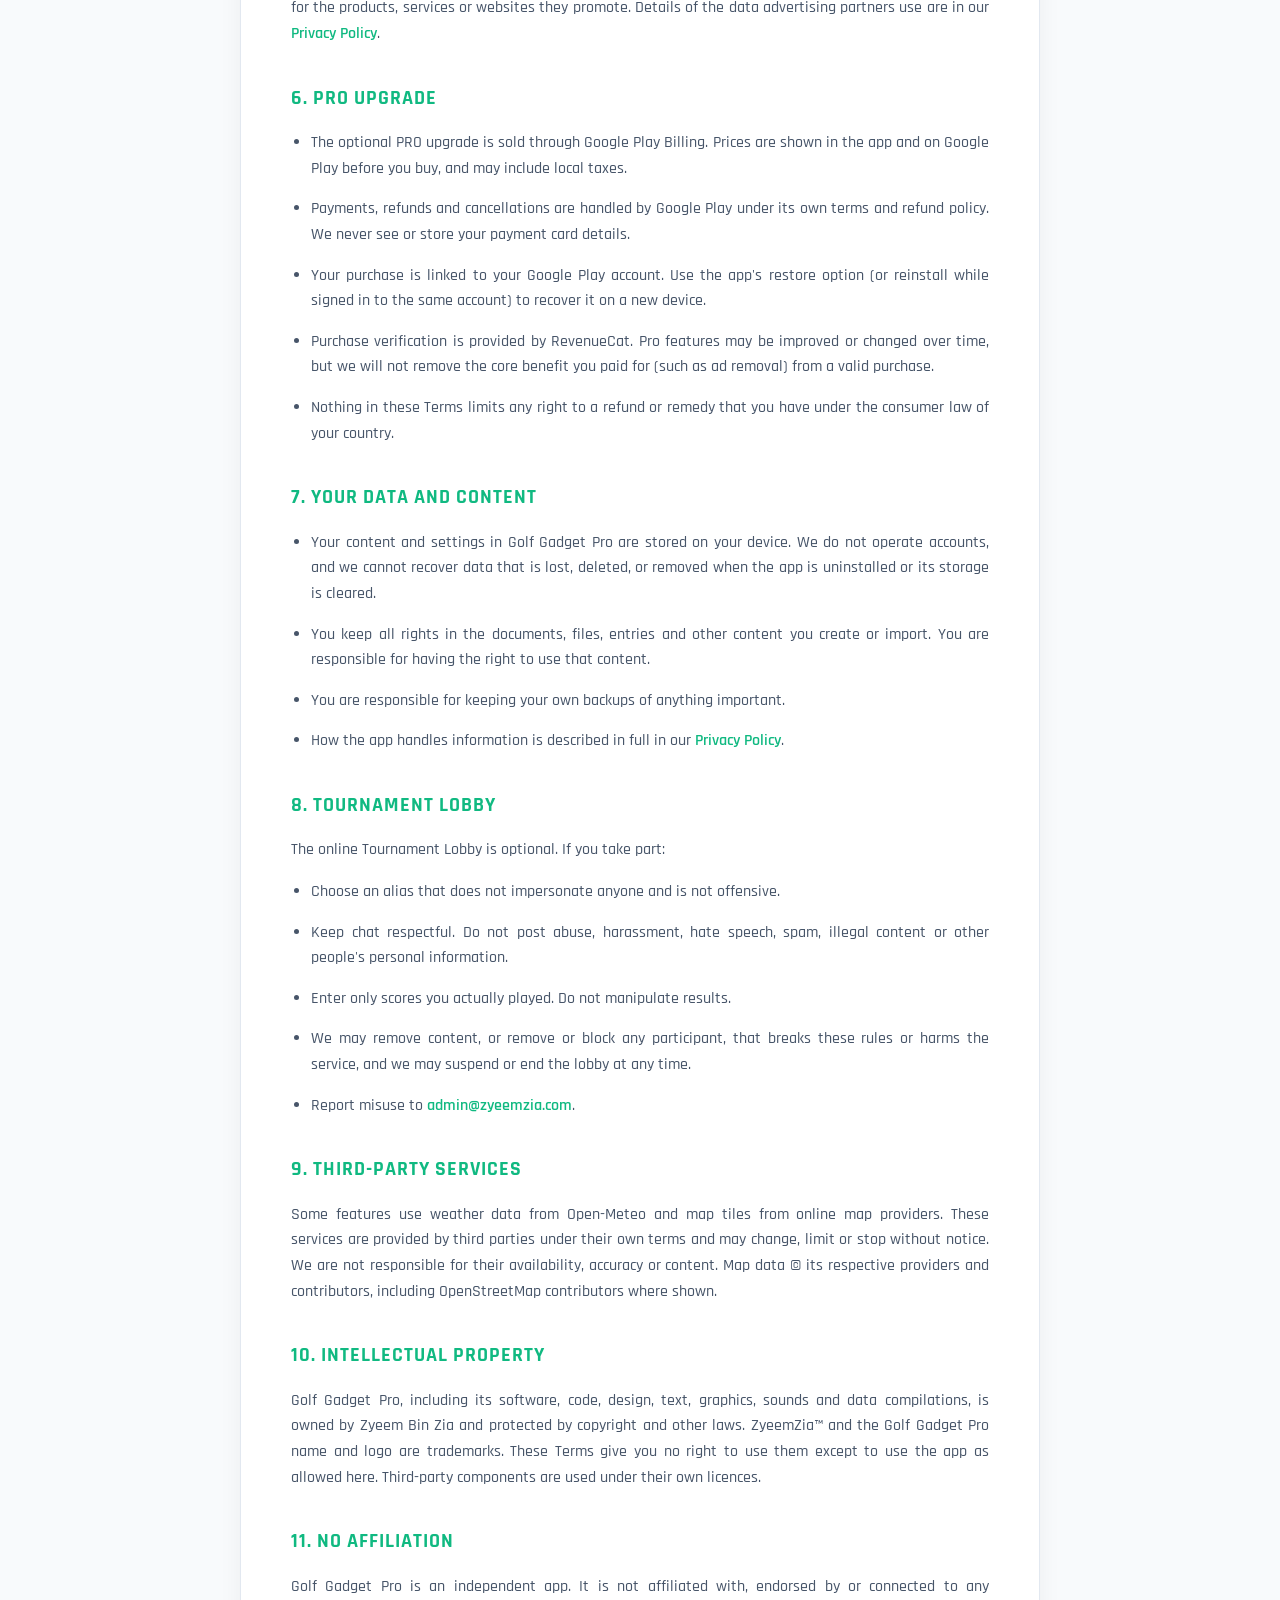
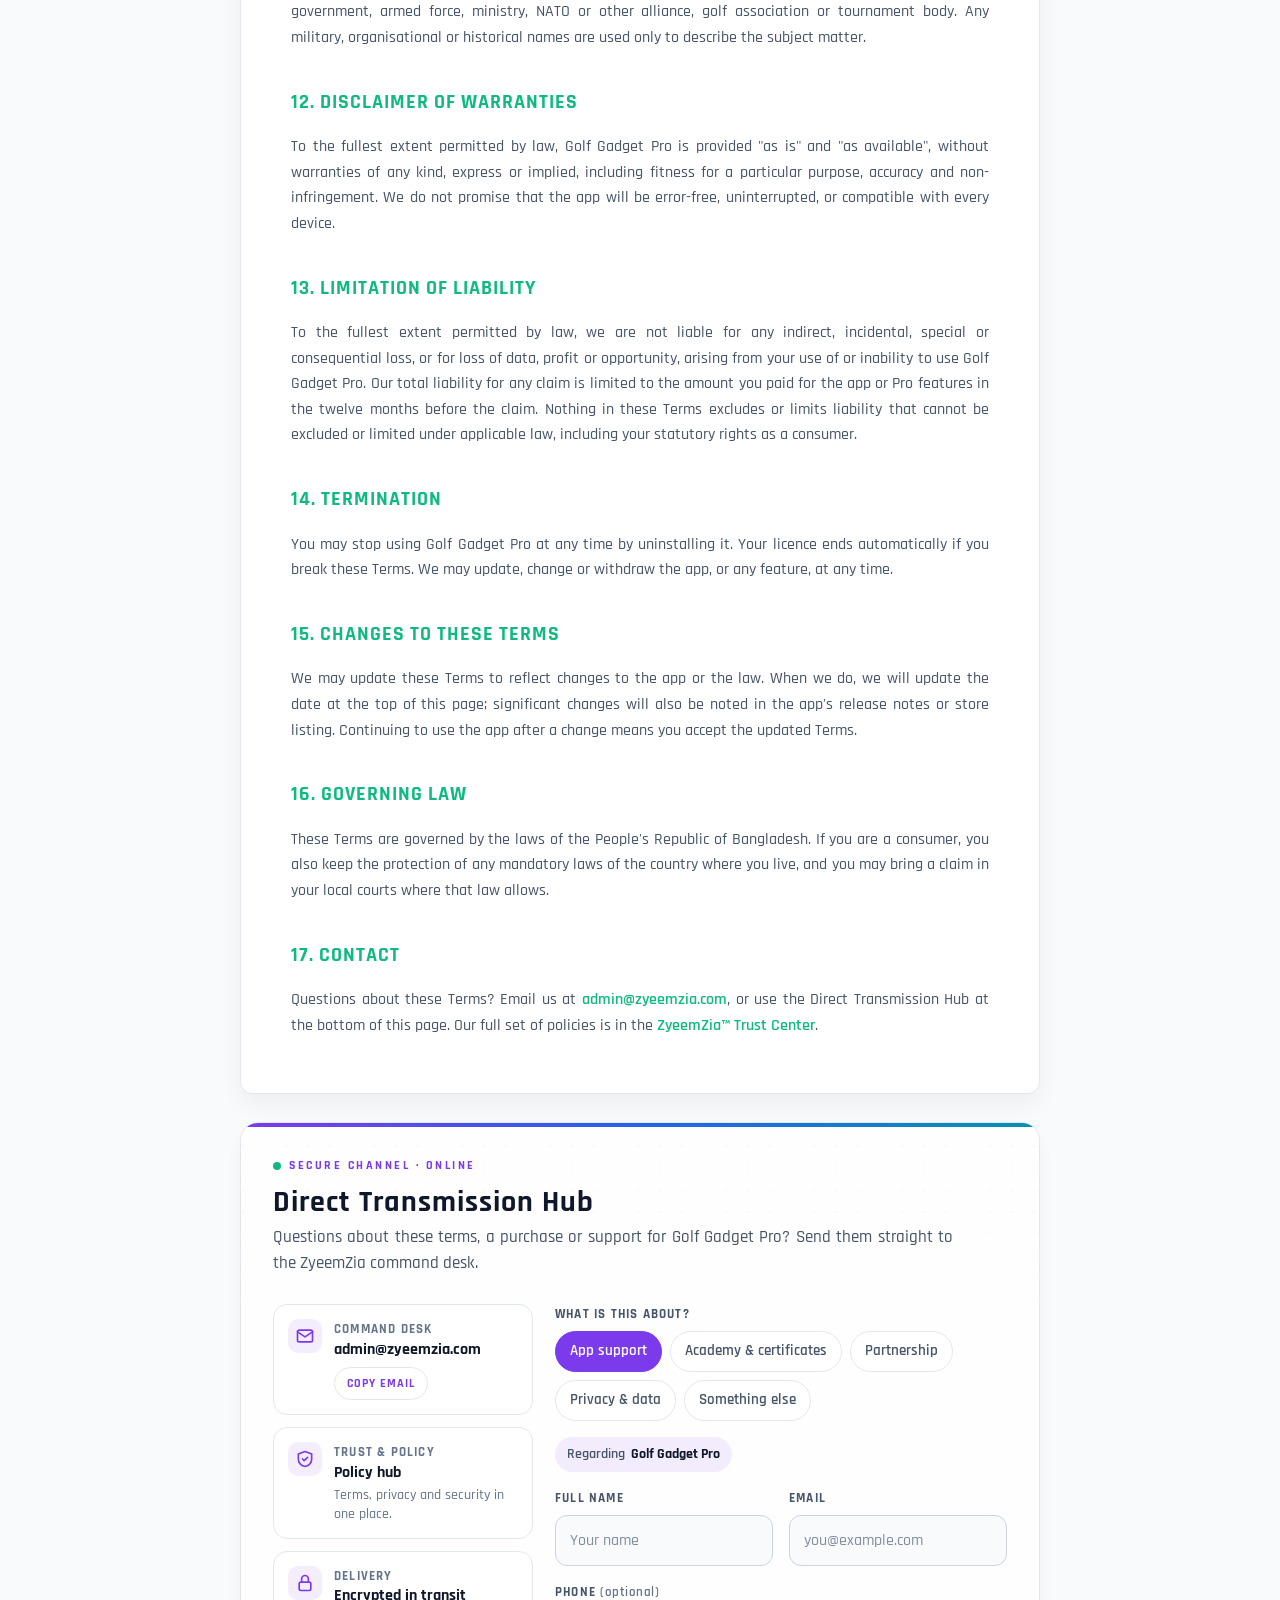
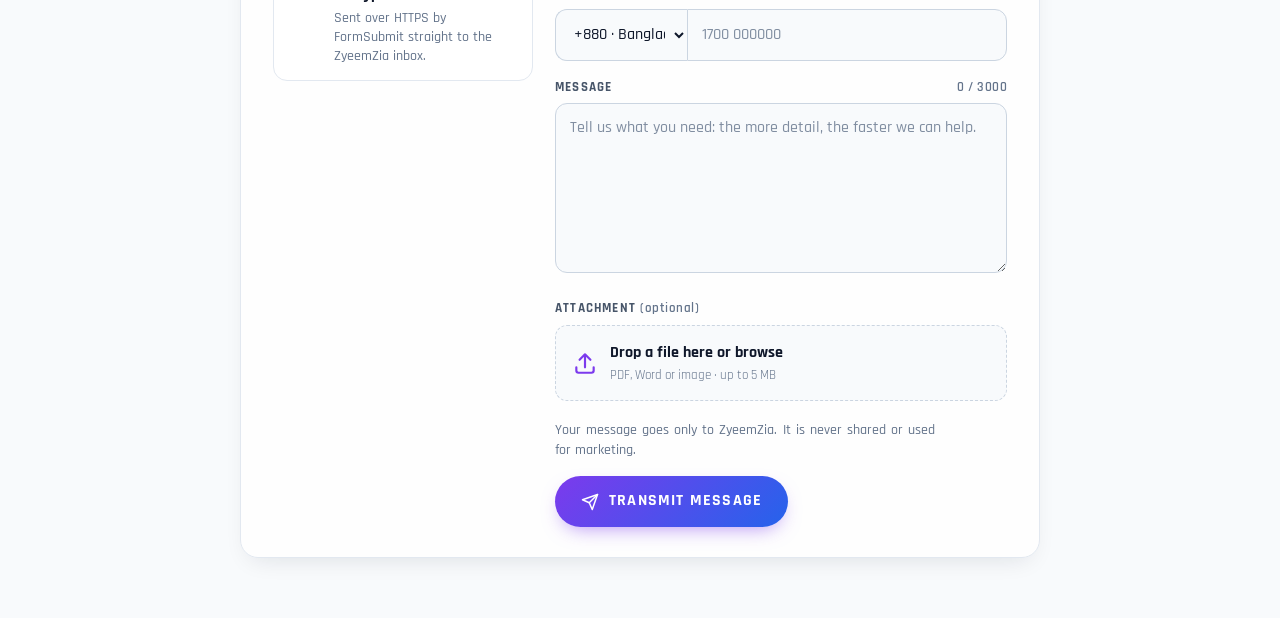
<file: terms-golfgadgetpro.html>
<!DOCTYPE html>
<html lang="en">
<head>
    <meta charset="UTF-8">
    <meta name="viewport" content="width=device-width, initial-scale=1.0">
    <title>Terms of Service | Golf Gadget Pro</title>
    <link rel="icon" href="favicon.ico" sizes="any">
    <link rel="icon" type="image/png" sizes="32x32" href="favicon-32.png">
    <link rel="icon" type="image/png" sizes="64x64" href="favicon-64.png">
    <link rel="icon" type="image/png" sizes="192x192" href="icon-192.png">
    <link rel="apple-touch-icon" href="apple-touch-icon.png">
    <link rel="preconnect" href="https://fonts.googleapis.com">
    <link rel="preconnect" href="https://fonts.gstatic.com" crossorigin>
    <link href="https://fonts.googleapis.com/css2?family=Rajdhani:wght@400;500;600;700&display=swap" rel="stylesheet">
    
    <style>
/* Form controls use the page font; browsers otherwise fall back to Arial. */
button, input, select, textarea { font-family: inherit; }
/* Small print never drops below 12px on screen. */
small { font-size: max(12px, .85em); }

        /* =========================================
           BASE STYLING & THEME (DEFAULT: LIGHT MODE) 
           ========================================= */
        /* GLOBAL RESET FOR OVERFLOW PREVENTION */
        *, *::before, *::after {
            box-sizing: border-box;
        }

        body { 
            font-family: 'Rajdhani', -apple-system, BlinkMacSystemFont, "Segoe UI", Roboto, sans-serif; 
            background: #f8fafc; 
            color: #0f172a; 
            padding: 40px 20px; 
            line-height: 1.6;
            overflow-x: hidden; /* Prevents horizontal scroll wobbling */
            transition: background-color 0.3s ease, color 0.3s ease;
            margin: 0;
        }
        .container { 
            max-width: 800px; 
            width: 100%;
            margin: 0 auto; 
            background: #ffffff; 
            padding: 40px 50px; 
            border-radius: 12px; 
            border: 1px solid #e2e8f0; 
            text-align: justify; 
            box-shadow: 0 10px 25px rgba(0, 0, 0, 0.05); 
            transition: all 0.3s ease;
        }
        .back-btn { 
            display: inline-block; 
            margin-bottom: 30px; 
            color: #475569; 
            font-weight: 600; 
            text-decoration: none; 
            border: 1px solid #cbd5e1; 
            padding: 8px 20px; 
            border-radius: 30px;
            font-size: 14px;
            text-transform: uppercase;
            letter-spacing: 1px;
            transition: all 0.2s ease;
        }
        .back-btn:hover { background: #e2e8f0; color: #0f172a; border-color: #94a3b8; }
        
        h1 { color: #0f172a; font-size: 32px; border-bottom: 1px solid #e2e8f0; padding-bottom: 15px; margin-top: 0; text-transform: uppercase; letter-spacing: 1px; transition: color 0.3s ease, border-color 0.3s ease;}
        
        /* Emerald Accent for Golf Gadget Pro */
        h2 { color: #10b981; font-size: 20px; margin-top: 35px; text-transform: uppercase; letter-spacing: 1px;}
        
        p, li { color: #475569; font-size: 16px; font-weight: 500; margin-bottom: 15px; transition: color 0.3s ease; text-align: justify; }
        ul { padding-left: 20px; }
        
        .meta-info {
            background: #f1f5f9;
            padding: 15px 20px;
            border-radius: 8px;
            border-left: 4px solid #10b981;
            margin-bottom: 30px;
            transition: background 0.3s ease;
        }
        .meta-info p { margin: 0; font-size: 15px; text-align: left; }
        .meta-info strong { color: #0f172a; transition: color 0.3s ease; }
        
        a.contact-link { color: #10b981; text-decoration: none; font-weight: 600; }
        a.contact-link:hover { text-decoration: underline; }

        /* At-a-glance summary list */
        .glance { list-style: none; padding: 15px 20px; margin: 0 0 20px; background: #f1f5f9; border-radius: 8px; border-left: 4px solid #10b981; transition: background 0.3s ease; }
        .glance li { margin-bottom: 8px; text-align: left; }
        .glance li:last-child { margin-bottom: 0; }
        body.dark-mode .glance { background: rgba(17, 24, 39, 0.8); border-left-color: #10b981; }

        /* THEME TOGGLE BUTTON CSS (SVG Icons) */
        .theme-toggle-btn {
            position: fixed;
            top: 20px;
            right: 20px;
            background: #ffffff;
            border: 1px solid #cbd5e1;
            color: #475569;
            border-radius: 50%;
            width: 45px;
            height: 45px;
            display: flex;
            justify-content: center;
            align-items: center;
            cursor: pointer;
            z-index: 100;
            box-shadow: 0 4px 6px rgba(0,0,0,0.05);
            transition: all 0.3s ease;
        }
        .theme-toggle-btn:hover { transform: scale(1.1); border-color: #94a3b8; color: #0f172a; }
        
        /* Default state: Light Mode */
        .icon-moon { display: block; }
        .icon-sun { display: none; }

        /* Media Query adjusted to optimize mobile boundaries */
        @media (max-width: 650px) {
            body { padding: 20px 15px; } /* Reduce outer padding */
            .container { padding: 30px 20px; } /* Prevents text squeezing on tiny screens */
            h1 { font-size: 26px; }
            .back-btn { font-size: 13px; padding: 8px 16px; margin-bottom: 20px; }
            .theme-toggle-btn { top: 15px; right: 15px; width: 40px; height: 40px; } /* Slightly scale down button */
        }

        /* =========================================
           DARK MODE OVERRIDES 
           ========================================= */
        body.dark-mode { background: #090d16; color: #f1f5f9; }
        body.dark-mode .container { background: #111827; border-color: #1f2937; box-shadow: 0 10px 25px rgba(0, 0, 0, 0.5); }
        body.dark-mode .back-btn { color: #94a3b8; border-color: #334155; }
        body.dark-mode .back-btn:hover { background: #1e293b; color: #f8fafc; border-color: #475569; }
        
        body.dark-mode h1 { color: #f8fafc; border-bottom-color: #334155; }
        body.dark-mode p, body.dark-mode li { color: #9ca3af; }
        
        body.dark-mode .meta-info { background: rgba(17, 24, 39, 0.8); border-color: #1f2937; border-left-color: #10b981; }
        body.dark-mode .meta-info strong { color: #f8fafc; }

        body.dark-mode .theme-toggle-btn { background: #111827; border-color: #334155; color: #94a3b8; box-shadow: 0 4px 6px rgba(0,0,0,0.3);}
        body.dark-mode .theme-toggle-btn:hover { border-color: #475569; color: #f8fafc; }

        /* Dark state: Show Sun icon */
        body.dark-mode .icon-moon { display: none; }
        body.dark-mode .icon-sun { display: block; }
            /* phones: justified text leaves wide gaps between words, so use normal alignment */
        @media (max-width: 650px) { .container, .container p, .container li, .policy-card, .policy-card p, .policy-card li, .legal-entity-box p { text-align: left; } }
    </style>
    <link rel="stylesheet" href="transmit.css?v=6">
<link rel="canonical" href="https://zyeemzia.com/terms-golfgadgetpro.html">
</head>
<body>

    <button id="themeToggle" class="theme-toggle-btn" title="Toggle Light/Dark Mode">
        <svg class="icon-moon" xmlns="http://www.w3.org/2000/svg" width="20" height="20" viewBox="0 0 24 24" fill="none" stroke="currentColor" stroke-width="2" stroke-linecap="round" stroke-linejoin="round">
            <path d="M21 12.79A9 9 0 1 1 11.21 3 7 7 0 0 0 21 12.79z"></path>
        </svg>
        <svg class="icon-sun" xmlns="http://www.w3.org/2000/svg" width="20" height="20" viewBox="0 0 24 24" fill="none" stroke="currentColor" stroke-width="2" stroke-linecap="round" stroke-linejoin="round">
            <circle cx="12" cy="12" r="5"></circle>
            <line x1="12" y1="1" x2="12" y2="3"></line>
            <line x1="12" y1="21" x2="12" y2="23"></line>
            <line x1="4.22" y1="4.22" x2="5.64" y2="5.64"></line>
            <line x1="18.36" y1="18.36" x2="19.78" y2="19.78"></line>
            <line x1="1" y1="12" x2="3" y2="12"></line>
            <line x1="21" y1="12" x2="23" y2="12"></line>
            <line x1="4.22" y1="19.78" x2="5.64" y2="18.36"></line>
            <line x1="18.36" y1="5.64" x2="19.78" y2="4.22"></line>
        </svg>
    </button>

    <div class="container">
        <a href="index.html" class="back-btn">← Return to Matrix Dashboard</a>
        
        <h1>Terms of Service</h1>

        <div class="meta-info">
            <p><strong>Application:</strong> Golf Gadget Pro</p>
            <p><strong>Package (Google Play ID):</strong> com.zyeemzia.golfgadgetpro</p>
            <p><strong>Developer:</strong> ZyeemZia™ (Zyeem Bin Zia), Dhaka, Bangladesh</p>
            <p><strong>Effective date / Last updated:</strong> 6 November 2026</p>
            <p><strong>Privacy Policy:</strong> <a href="privacy-golfgadgetpro.html" class="contact-link">Read the Golf Gadget Pro privacy policy</a></p>
        </div>

        <h2>1. Agreement</h2>
        <p>These Terms of Service ("Terms") govern your use of Golf Gadget Pro, a golf telemetry app with GPS distances, AR green reading, weather-based caddie advice, offline maps and an optional online tournament lobby, published by ZyeemZia&trade; (Zyeem Bin Zia) ("we", "us"). By downloading, installing or using the app, you agree to these Terms and to our <a href="privacy-golfgadgetpro.html" class="contact-link">Privacy Policy</a>. If you do not agree, please do not use the app. Because you obtain Golf Gadget Pro through Google Play, the <a href="https://play.google.com/about/play-terms/" class="contact-link" target="_blank" rel="noopener">Google Play Terms of Service</a> also apply.</p>

        <h2>2. Licence</h2>
        <p>We grant you a personal, non-exclusive, non-transferable, revocable licence to install and use Golf Gadget Pro on Android devices you own or control, for lawful purposes and in line with these Terms.</p>
        <ul>
            <li>Do not copy, modify, decompile, reverse engineer or create derivative works of the app, except where the law expressly allows it.</li>
            <li>Do not sell, rent, sublicense or redistribute the app, or publish it under another name.</li>
            <li>Do not remove or alter any copyright, trademark or other notices.</li>
            <li>Do not try to bypass licence checks, purchase verification, advertising or other technical protections.</li>
            <li>Do not use the app in any way that breaks the law or harms other people.</li>
        </ul>

        <h2>3. Reference Use Only</h2>
        <p>Golf Gadget Pro is a reference and productivity aid. Distances, wind, slope, club and green-reading suggestions are estimates. They may be affected by GPS accuracy, weather data and camera conditions, and do not replace your own judgement or the rules and local rules of your course or competition.</p>
        <p>You are responsible for how you use any result the app gives you. Do not use it as the sole basis for any decision where an error could cause injury, loss or damage.</p>

        <h2>4. Safety</h2>
        <ul>
            <li>Stay aware of your surroundings. Do not use the app while driving, cycling or operating machinery, and keep to roads, paths and areas you are allowed to enter.</li>
            <li>GPS, compass and other sensor readings can be inaccurate, especially near buildings, metal objects, under tree cover or with weak signal.</li>
            <li>Follow your course's safety rules and etiquette, and only take a shot when the area ahead is clear.</li>
        </ul>

        <h2>5. Advertising</h2>
        <p>Golf Gadget Pro is free to download and is supported by advertising from Google AdMob, which can also deliver ads from Meta Audience Network through mediation. Where the law requires it, you are asked for consent before personalised ads are shown. We are not responsible for the content of third-party ads or for the products, services or websites they promote. Details of the data advertising partners use are in our <a href="privacy-golfgadgetpro.html" class="contact-link">Privacy Policy</a>.</p>

        <h2>6. PRO upgrade</h2>
        <ul>
            <li>The optional PRO upgrade is sold through Google Play Billing. Prices are shown in the app and on Google Play before you buy, and may include local taxes.</li>
            <li>Payments, refunds and cancellations are handled by Google Play under its own terms and refund policy. We never see or store your payment card details.</li>
            <li>Your purchase is linked to your Google Play account. Use the app's restore option (or reinstall while signed in to the same account) to recover it on a new device.</li>
            <li>Purchase verification is provided by RevenueCat. Pro features may be improved or changed over time, but we will not remove the core benefit you paid for (such as ad removal) from a valid purchase.</li>
            <li>Nothing in these Terms limits any right to a refund or remedy that you have under the consumer law of your country.</li>
        </ul>

        <h2>7. Your Data and Content</h2>
        <ul>
            <li>Your content and settings in Golf Gadget Pro are stored on your device. We do not operate accounts, and we cannot recover data that is lost, deleted, or removed when the app is uninstalled or its storage is cleared.</li>
            <li>You keep all rights in the documents, files, entries and other content you create or import. You are responsible for having the right to use that content.</li>
            <li>You are responsible for keeping your own backups of anything important.</li>
            <li>How the app handles information is described in full in our <a href="privacy-golfgadgetpro.html" class="contact-link">Privacy Policy</a>.</li>
        </ul>

        <h2>8. Tournament Lobby</h2>
        <p>The online Tournament Lobby is optional. If you take part:</p>
        <ul>
            <li>Choose an alias that does not impersonate anyone and is not offensive.</li>
            <li>Keep chat respectful. Do not post abuse, harassment, hate speech, spam, illegal content or other people's personal information.</li>
            <li>Enter only scores you actually played. Do not manipulate results.</li>
            <li>We may remove content, or remove or block any participant, that breaks these rules or harms the service, and we may suspend or end the lobby at any time.</li>
            <li>Report misuse to <a href="mailto:admin@zyeemzia.com" class="contact-link">admin@zyeemzia.com</a>.</li>
        </ul>

        <h2>9. Third-Party Services</h2>
        <p>Some features use weather data from Open-Meteo and map tiles from online map providers. These services are provided by third parties under their own terms and may change, limit or stop without notice. We are not responsible for their availability, accuracy or content. Map data &copy; its respective providers and contributors, including OpenStreetMap contributors where shown.</p>

        <h2>10. Intellectual Property</h2>
        <p>Golf Gadget Pro, including its software, code, design, text, graphics, sounds and data compilations, is owned by Zyeem Bin Zia and protected by copyright and other laws. ZyeemZia&trade; and the Golf Gadget Pro name and logo are trademarks. These Terms give you no right to use them except to use the app as allowed here. Third-party components are used under their own licences.</p>

        <h2>11. No Affiliation</h2>
        <p>Golf Gadget Pro is an independent app. It is not affiliated with, endorsed by or connected to any government, armed force, ministry, NATO or other alliance, golf association or tournament body. Any military, organisational or historical names are used only to describe the subject matter.</p>

        <h2>12. Disclaimer of Warranties</h2>
        <p>To the fullest extent permitted by law, Golf Gadget Pro is provided "as is" and "as available", without warranties of any kind, express or implied, including fitness for a particular purpose, accuracy and non-infringement. We do not promise that the app will be error-free, uninterrupted, or compatible with every device.</p>

        <h2>13. Limitation of Liability</h2>
        <p>To the fullest extent permitted by law, we are not liable for any indirect, incidental, special or consequential loss, or for loss of data, profit or opportunity, arising from your use of or inability to use Golf Gadget Pro. Our total liability for any claim is limited to the amount you paid for the app or Pro features in the twelve months before the claim. Nothing in these Terms excludes or limits liability that cannot be excluded or limited under applicable law, including your statutory rights as a consumer.</p>

        <h2>14. Termination</h2>
        <p>You may stop using Golf Gadget Pro at any time by uninstalling it. Your licence ends automatically if you break these Terms. We may update, change or withdraw the app, or any feature, at any time.</p>

        <h2>15. Changes to These Terms</h2>
        <p>We may update these Terms to reflect changes to the app or the law. When we do, we will update the date at the top of this page; significant changes will also be noted in the app's release notes or store listing. Continuing to use the app after a change means you accept the updated Terms.</p>

        <h2>16. Governing Law</h2>
        <p>These Terms are governed by the laws of the People's Republic of Bangladesh. If you are a consumer, you also keep the protection of any mandatory laws of the country where you live, and you may bring a claim in your local courts where that law allows.</p>

        <h2>17. Contact</h2>
        <p>Questions about these Terms? Email us at <a href="mailto:admin@zyeemzia.com" class="contact-link">admin@zyeemzia.com</a>, or use the Direct Transmission Hub at the bottom of this page. Our full set of policies is in the <a href="https://policy.zyeemzia.com/" class="contact-link">ZyeemZia&trade; Trust Center</a>.</p>

    </div>
    <!-- DIRECT TRANSMISSION HUB (shared component from zyeemzia.com) -->
    <div class="tx-page"><section class="tx-mount" id="contact" data-tx-topic="apps" data-tx-regarding="Golf Gadget Pro" data-tx-source="zyeemzia.com · Terms · Golf Gadget Pro" data-tx-lead="Questions about these terms, a purchase or support for Golf Gadget Pro? Send them straight to the ZyeemZia command desk."></section></div>


    <script>
        const themeBtn = document.getElementById('themeToggle');
        const bodyElement = document.body;
        
        // Check if the user selected dark mode on the main index.html page
        if(localStorage.getItem('matrixTheme') === 'dark') {
            bodyElement.classList.add('dark-mode');
        }

        themeBtn.addEventListener('click', () => {
            bodyElement.classList.toggle('dark-mode');
            
            if(bodyElement.classList.contains('dark-mode')) {
                localStorage.setItem('matrixTheme', 'dark');
            } else {
                localStorage.setItem('matrixTheme', 'light');
            }
        });
    </script>
    <script src="transmit.js?v=3" defer></script>
<script>/* ZyeemZia house style: justified writing. Paragraphs and list text that read left-aligned are justified; centred text, headings, buttons and columns too narrow to justify cleanly stay as they are. Copyright © ZyeemZia */(function(){var S='p,li,dd,blockquote';function j(r){if(!r||!r.querySelectorAll)return;var L=r.querySelectorAll(S);for(var i=0;i<L.length;i++){var e=L[i];if(e.getAttribute('data-zj'))continue;e.setAttribute('data-zj','1');var a=getComputedStyle(e).textAlign;if(a==='start'||a==='left'||a==='-webkit-auto'){var w=e.clientWidth;if(!w||w>=280)e.style.textAlign='justify'}}}function go(){j(document);if(!window.MutationObserver)return;new MutationObserver(function(m){for(var i=0;i<m.length;i++){var N=m[i].addedNodes;for(var k=0;k<N.length;k++){var n=N[k];if(n.nodeType===1)j(n.matches&&n.matches(S)?n.parentNode:n)}}}).observe(document.body,{childList:true,subtree:true})}if(document.readyState==='loading')document.addEventListener('DOMContentLoaded',go);else go()})()</script>
</body>
</html>
</file>
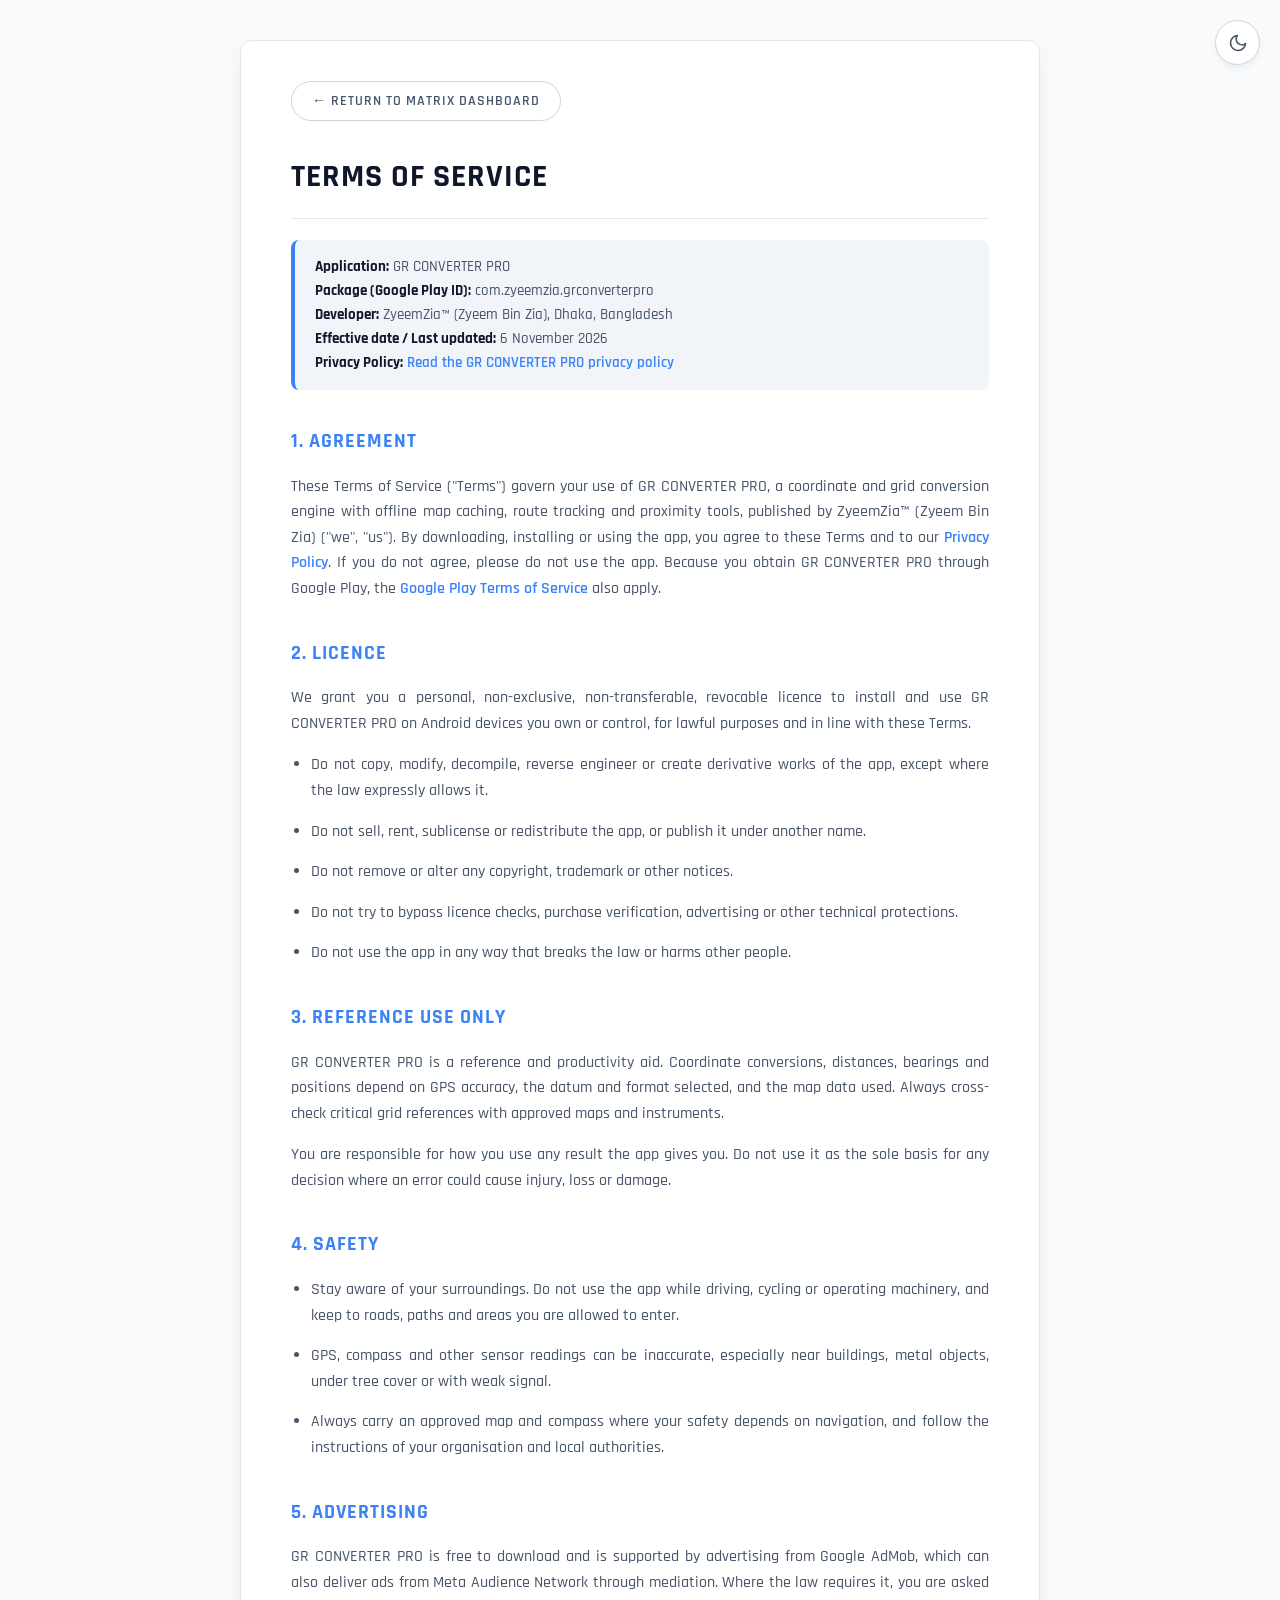
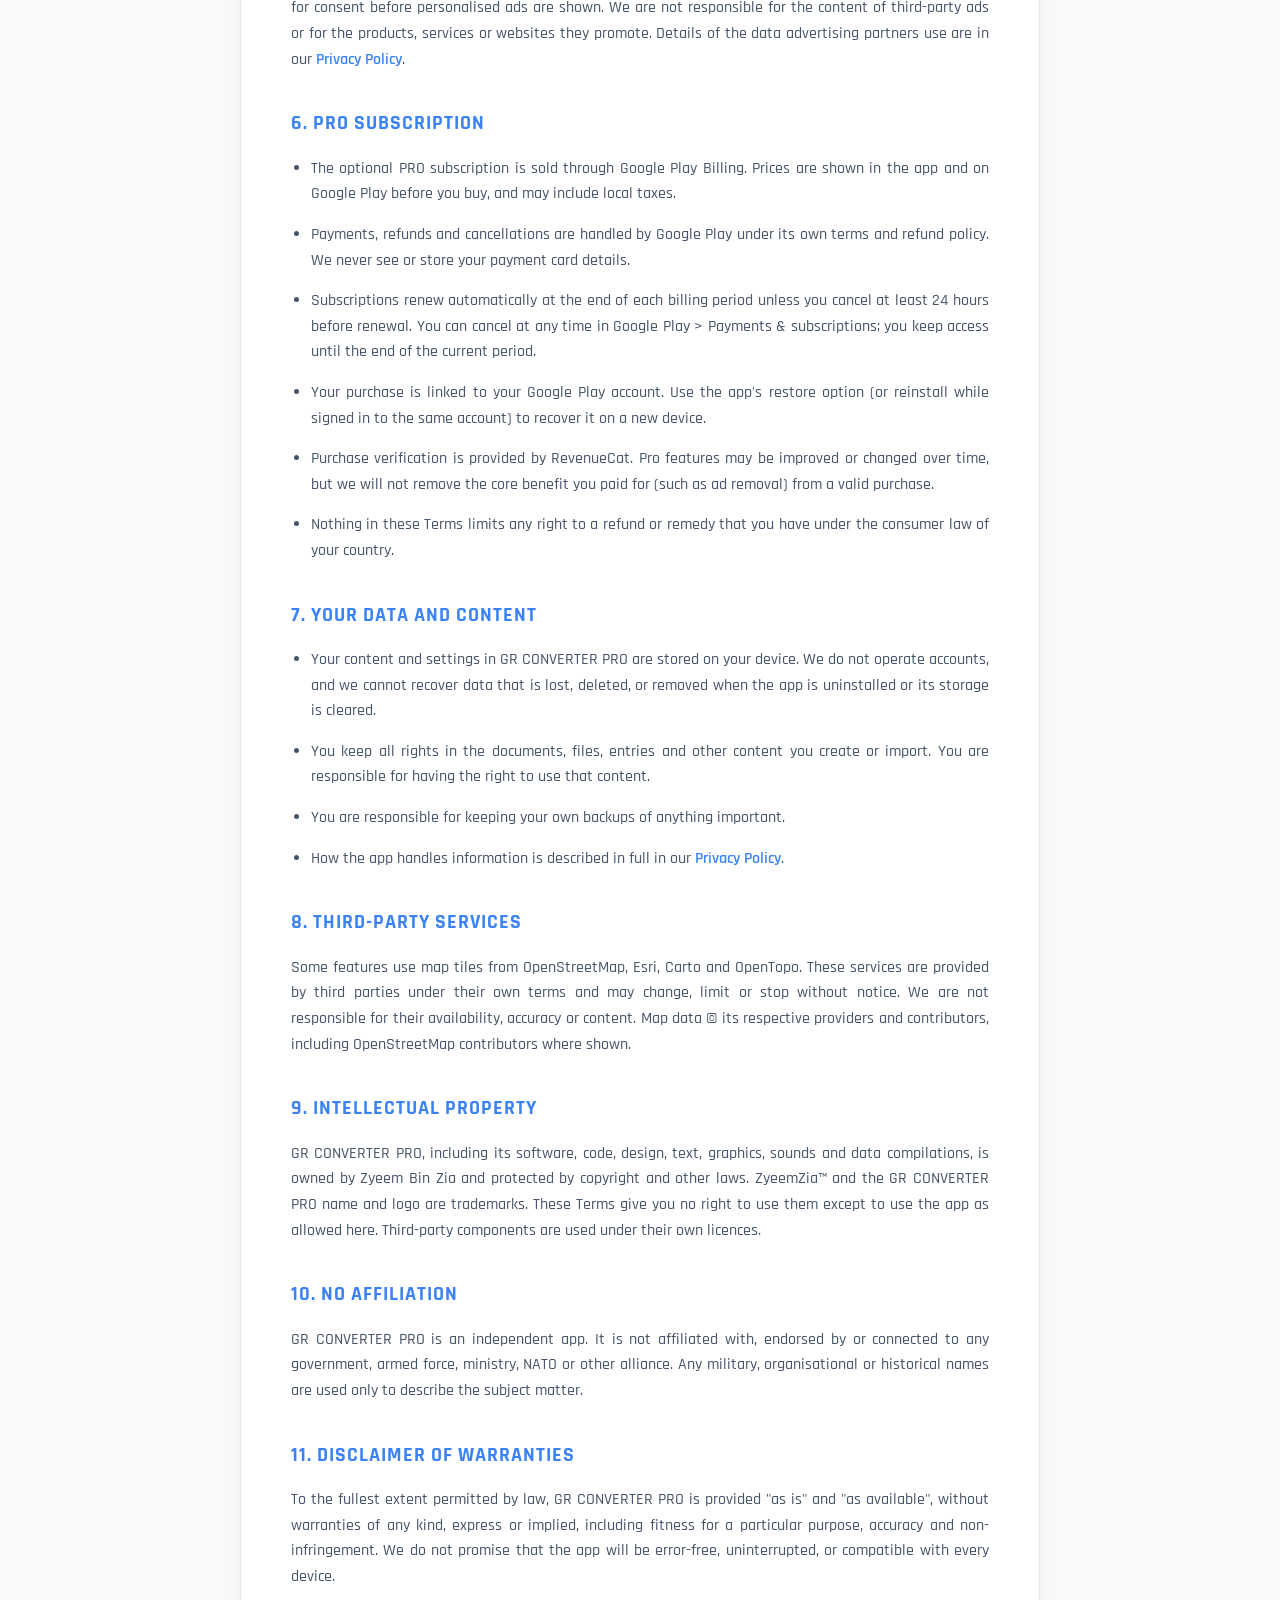
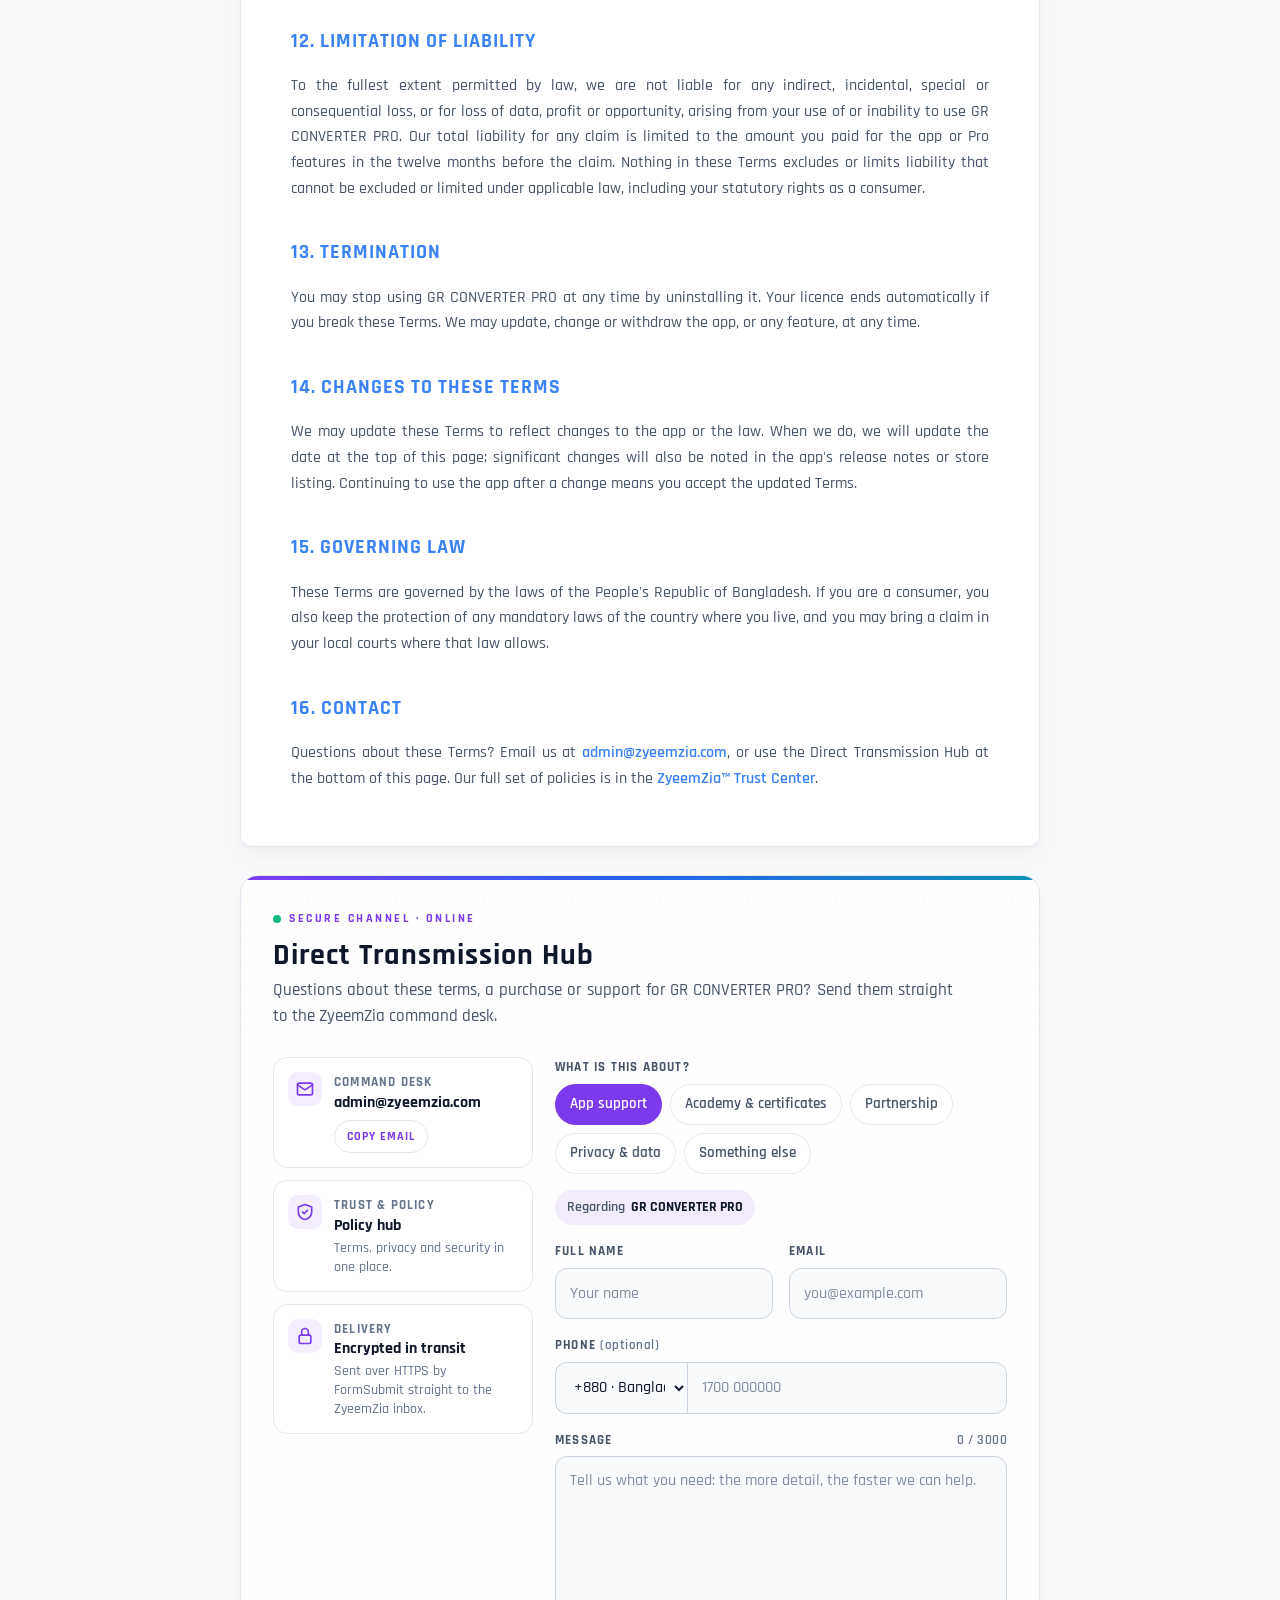
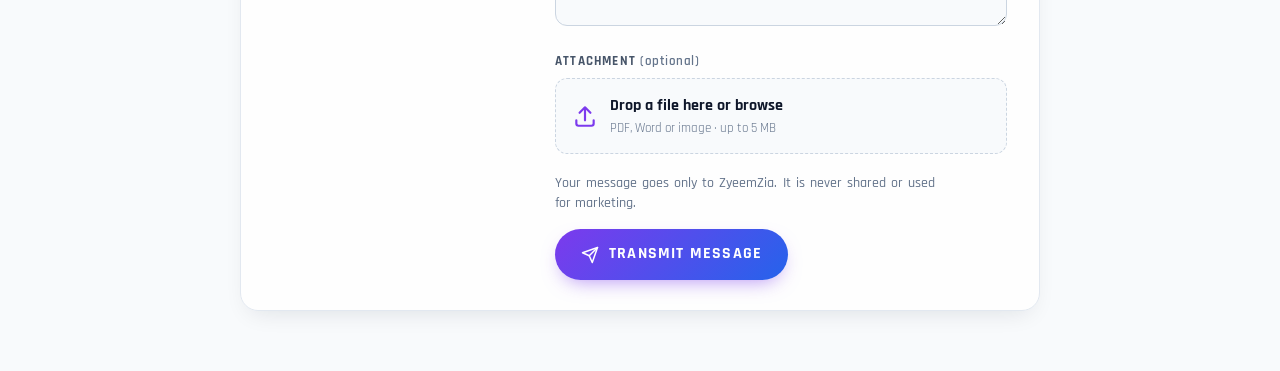
<file: terms-grconverterpro.html>
<!DOCTYPE html>
<html lang="en">
<head>
    <meta charset="UTF-8">
    <meta name="viewport" content="width=device-width, initial-scale=1.0">
    <title>Terms of Service | GR CONVERTER PRO</title>
    <link rel="icon" href="favicon.ico" sizes="any">
    <link rel="icon" type="image/png" sizes="32x32" href="favicon-32.png">
    <link rel="icon" type="image/png" sizes="64x64" href="favicon-64.png">
    <link rel="icon" type="image/png" sizes="192x192" href="icon-192.png">
    <link rel="apple-touch-icon" href="apple-touch-icon.png">
    <link rel="preconnect" href="https://fonts.googleapis.com">
    <link rel="preconnect" href="https://fonts.gstatic.com" crossorigin>
    <link href="https://fonts.googleapis.com/css2?family=Rajdhani:wght@400;500;600;700&display=swap" rel="stylesheet">
    
    <style>
/* Form controls use the page font; browsers otherwise fall back to Arial. */
button, input, select, textarea { font-family: inherit; }
/* Small print never drops below 12px on screen. */
small { font-size: max(12px, .85em); }

        /* =========================================
           BASE STYLING & THEME (DEFAULT: LIGHT MODE) 
           ========================================= */
        /* GLOBAL RESET FOR OVERFLOW PREVENTION */
        *, *::before, *::after {
            box-sizing: border-box;
        }

        body { 
            font-family: 'Rajdhani', -apple-system, BlinkMacSystemFont, "Segoe UI", Roboto, sans-serif; 
            background: #f8fafc; 
            color: #0f172a; 
            padding: 40px 20px; 
            line-height: 1.6;
            margin: 0;
            overflow-x: hidden; /* Prevents horizontal scroll wobbling */
            transition: background-color 0.3s ease, color 0.3s ease;
        }
        .container { 
            max-width: 800px; 
            width: 100%;
            margin: 0 auto; 
            background: #ffffff; 
            padding: 40px 50px; 
            border-radius: 12px; 
            border: 1px solid #e2e8f0; 
            text-align: justify; 
            box-shadow: 0 10px 25px rgba(0, 0, 0, 0.05); 
            transition: all 0.3s ease;
        }
        .back-btn { 
            display: inline-block; 
            margin-bottom: 30px; 
            color: #475569; 
            font-weight: 600; 
            text-decoration: none; 
            border: 1px solid #cbd5e1; 
            padding: 8px 20px; 
            border-radius: 30px;
            font-size: 14px;
            text-transform: uppercase;
            letter-spacing: 1px;
            transition: all 0.2s ease;
        }
        .back-btn:hover { background: #e2e8f0; color: #0f172a; border-color: #94a3b8; }
        
        h1 { color: #0f172a; font-size: 32px; border-bottom: 1px solid #e2e8f0; padding-bottom: 15px; margin-top: 0; text-transform: uppercase; letter-spacing: 1px; transition: color 0.3s ease, border-color 0.3s ease;}
        
        /* Blue Accent for GR CONVERTER PRO */
        h2 { color: #3b82f6; font-size: 20px; margin-top: 35px; text-transform: uppercase; letter-spacing: 1px;}
        
        p, li { color: #475569; font-size: 16px; font-weight: 500; margin-bottom: 15px; transition: color 0.3s ease; text-align: justify; }
        ul { padding-left: 20px; }
        
        .meta-info {
            background: #f1f5f9;
            padding: 15px 20px;
            border-radius: 8px;
            border-left: 4px solid #3b82f6;
            margin-bottom: 30px;
            transition: background 0.3s ease;
        }
        .meta-info p { margin: 0; font-size: 15px; text-align: left; }
        .meta-info strong { color: #0f172a; transition: color 0.3s ease; }
        
        a.contact-link { color: #3b82f6; text-decoration: none; font-weight: 600; }
        a.contact-link:hover { text-decoration: underline; }

        /* AT-A-GLANCE SUMMARY LIST */
        ul.glance { list-style: none; padding: 15px 20px; margin: 0 0 20px; background: #f1f5f9; border-radius: 8px; border-left: 4px solid #3b82f6; transition: background 0.3s ease; }
        ul.glance li { margin-bottom: 8px; text-align: left; }
        ul.glance li:last-child { margin-bottom: 0; }
        ul.glance li strong { color: #0f172a; transition: color 0.3s ease; }

        /* THEME TOGGLE BUTTON CSS (SVG Icons) */
        .theme-toggle-btn {
            position: fixed;
            top: 20px;
            right: 20px;
            background: #ffffff;
            border: 1px solid #cbd5e1;
            color: #475569;
            border-radius: 50%;
            width: 45px;
            height: 45px;
            display: flex;
            justify-content: center;
            align-items: center;
            cursor: pointer;
            z-index: 100;
            box-shadow: 0 4px 6px rgba(0,0,0,0.05);
            transition: all 0.3s ease;
        }
        .theme-toggle-btn:hover { transform: scale(1.1); border-color: #94a3b8; color: #0f172a; }
        
        /* Default state: Light Mode */
        .icon-moon { display: block; }
        .icon-sun { display: none; }

        /* Media Query adjusted to optimize mobile boundaries */
        @media (max-width: 650px) {
            body { padding: 20px 15px; } /* Reduce outer padding */
            .container { padding: 30px 20px; } /* Prevents text squeezing on tiny screens */
            h1 { font-size: 26px; }
            .back-btn { font-size: 13px; padding: 8px 16px; margin-bottom: 20px; }
            .theme-toggle-btn { top: 15px; right: 15px; width: 40px; height: 40px; } /* Slightly scale down button */
        }

        /* =========================================
           DARK MODE OVERRIDES 
           ========================================= */
        body.dark-mode { background: #090d16; color: #f1f5f9; }
        body.dark-mode .container { background: #111827; border-color: #1f2937; box-shadow: 0 10px 25px rgba(0, 0, 0, 0.5); }
        body.dark-mode .back-btn { color: #94a3b8; border-color: #334155; }
        body.dark-mode .back-btn:hover { background: #1e293b; color: #f8fafc; border-color: #475569; }
        
        body.dark-mode h1 { color: #f8fafc; border-bottom-color: #334155; }
        body.dark-mode p, body.dark-mode li { color: #9ca3af; }
        
        body.dark-mode .meta-info { background: rgba(17, 24, 39, 0.8); border-color: #1f2937; border-left-color: #3b82f6;}
        body.dark-mode .meta-info strong { color: #f8fafc; }
        body.dark-mode ul.glance { background: rgba(17, 24, 39, 0.8); border-left-color: #3b82f6; }
        body.dark-mode ul.glance li strong { color: #f8fafc; }

        body.dark-mode .theme-toggle-btn { background: #111827; border-color: #334155; color: #94a3b8; box-shadow: 0 4px 6px rgba(0,0,0,0.3);}
        body.dark-mode .theme-toggle-btn:hover { border-color: #475569; color: #f8fafc; }

        /* Dark state: Show Sun icon to toggle Light Mode */
        body.dark-mode .icon-moon { display: none; }
        body.dark-mode .icon-sun { display: block; }
            /* phones: justified text leaves wide gaps between words, so use normal alignment */
        @media (max-width: 650px) { .container, .container p, .container li, .policy-card, .policy-card p, .policy-card li, .legal-entity-box p { text-align: left; } }
    </style>
    <link rel="stylesheet" href="transmit.css?v=6">
<link rel="canonical" href="https://zyeemzia.com/terms-grconverterpro.html">
</head>
<body>

    <!-- Theme Toggle Button with dynamic SVG Icons -->
    <button id="themeToggle" class="theme-toggle-btn" title="Toggle Light/Dark Mode">
        <svg class="icon-moon" xmlns="http://www.w3.org/2000/svg" width="20" height="20" viewBox="0 0 24 24" fill="none" stroke="currentColor" stroke-width="2" stroke-linecap="round" stroke-linejoin="round">
            <path d="M21 12.79A9 9 0 1 1 11.21 3 7 7 0 0 0 21 12.79z"></path>
        </svg>
        <svg class="icon-sun" xmlns="http://www.w3.org/2000/svg" width="20" height="20" viewBox="0 0 24 24" fill="none" stroke="currentColor" stroke-width="2" stroke-linecap="round" stroke-linejoin="round">
            <circle cx="12" cy="12" r="5"></circle>
            <line x1="12" y1="1" x2="12" y2="3"></line>
            <line x1="12" y1="21" x2="12" y2="23"></line>
            <line x1="4.22" y1="4.22" x2="5.64" y2="5.64"></line>
            <line x1="18.36" y1="18.36" x2="19.78" y2="19.78"></line>
            <line x1="1" y1="12" x2="3" y2="12"></line>
            <line x1="21" y1="12" x2="23" y2="12"></line>
            <line x1="4.22" y1="19.78" x2="5.64" y2="18.36"></line>
            <line x1="18.36" y1="5.64" x2="19.78" y2="4.22"></line>
        </svg>
    </button>

    <div class="container">
        <a href="index.html" class="back-btn">← Return to Matrix Dashboard</a>
        
        <h1>Terms of Service</h1>

        <div class="meta-info">
            <p><strong>Application:</strong> GR CONVERTER PRO</p>
            <p><strong>Package (Google Play ID):</strong> com.zyeemzia.grconverterpro</p>
            <p><strong>Developer:</strong> ZyeemZia™ (Zyeem Bin Zia), Dhaka, Bangladesh</p>
            <p><strong>Effective date / Last updated:</strong> 6 November 2026</p>
            <p><strong>Privacy Policy:</strong> <a href="privacy-grconverterpro.html" class="contact-link">Read the GR CONVERTER PRO privacy policy</a></p>
        </div>

        <h2>1. Agreement</h2>
        <p>These Terms of Service ("Terms") govern your use of GR CONVERTER PRO, a coordinate and grid conversion engine with offline map caching, route tracking and proximity tools, published by ZyeemZia&trade; (Zyeem Bin Zia) ("we", "us"). By downloading, installing or using the app, you agree to these Terms and to our <a href="privacy-grconverterpro.html" class="contact-link">Privacy Policy</a>. If you do not agree, please do not use the app. Because you obtain GR CONVERTER PRO through Google Play, the <a href="https://play.google.com/about/play-terms/" class="contact-link" target="_blank" rel="noopener">Google Play Terms of Service</a> also apply.</p>

        <h2>2. Licence</h2>
        <p>We grant you a personal, non-exclusive, non-transferable, revocable licence to install and use GR CONVERTER PRO on Android devices you own or control, for lawful purposes and in line with these Terms.</p>
        <ul>
            <li>Do not copy, modify, decompile, reverse engineer or create derivative works of the app, except where the law expressly allows it.</li>
            <li>Do not sell, rent, sublicense or redistribute the app, or publish it under another name.</li>
            <li>Do not remove or alter any copyright, trademark or other notices.</li>
            <li>Do not try to bypass licence checks, purchase verification, advertising or other technical protections.</li>
            <li>Do not use the app in any way that breaks the law or harms other people.</li>
        </ul>

        <h2>3. Reference Use Only</h2>
        <p>GR CONVERTER PRO is a reference and productivity aid. Coordinate conversions, distances, bearings and positions depend on GPS accuracy, the datum and format selected, and the map data used. Always cross-check critical grid references with approved maps and instruments.</p>
        <p>You are responsible for how you use any result the app gives you. Do not use it as the sole basis for any decision where an error could cause injury, loss or damage.</p>

        <h2>4. Safety</h2>
        <ul>
            <li>Stay aware of your surroundings. Do not use the app while driving, cycling or operating machinery, and keep to roads, paths and areas you are allowed to enter.</li>
            <li>GPS, compass and other sensor readings can be inaccurate, especially near buildings, metal objects, under tree cover or with weak signal.</li>
            <li>Always carry an approved map and compass where your safety depends on navigation, and follow the instructions of your organisation and local authorities.</li>
        </ul>

        <h2>5. Advertising</h2>
        <p>GR CONVERTER PRO is free to download and is supported by advertising from Google AdMob, which can also deliver ads from Meta Audience Network through mediation. Where the law requires it, you are asked for consent before personalised ads are shown. We are not responsible for the content of third-party ads or for the products, services or websites they promote. Details of the data advertising partners use are in our <a href="privacy-grconverterpro.html" class="contact-link">Privacy Policy</a>.</p>

        <h2>6. PRO subscription</h2>
        <ul>
            <li>The optional PRO subscription is sold through Google Play Billing. Prices are shown in the app and on Google Play before you buy, and may include local taxes.</li>
            <li>Payments, refunds and cancellations are handled by Google Play under its own terms and refund policy. We never see or store your payment card details.</li>
            <li>Subscriptions renew automatically at the end of each billing period unless you cancel at least 24 hours before renewal. You can cancel at any time in Google Play &gt; Payments &amp; subscriptions; you keep access until the end of the current period.</li>
            <li>Your purchase is linked to your Google Play account. Use the app's restore option (or reinstall while signed in to the same account) to recover it on a new device.</li>
            <li>Purchase verification is provided by RevenueCat. Pro features may be improved or changed over time, but we will not remove the core benefit you paid for (such as ad removal) from a valid purchase.</li>
            <li>Nothing in these Terms limits any right to a refund or remedy that you have under the consumer law of your country.</li>
        </ul>

        <h2>7. Your Data and Content</h2>
        <ul>
            <li>Your content and settings in GR CONVERTER PRO are stored on your device. We do not operate accounts, and we cannot recover data that is lost, deleted, or removed when the app is uninstalled or its storage is cleared.</li>
            <li>You keep all rights in the documents, files, entries and other content you create or import. You are responsible for having the right to use that content.</li>
            <li>You are responsible for keeping your own backups of anything important.</li>
            <li>How the app handles information is described in full in our <a href="privacy-grconverterpro.html" class="contact-link">Privacy Policy</a>.</li>
        </ul>

        <h2>8. Third-Party Services</h2>
        <p>Some features use map tiles from OpenStreetMap, Esri, Carto and OpenTopo. These services are provided by third parties under their own terms and may change, limit or stop without notice. We are not responsible for their availability, accuracy or content. Map data &copy; its respective providers and contributors, including OpenStreetMap contributors where shown.</p>

        <h2>9. Intellectual Property</h2>
        <p>GR CONVERTER PRO, including its software, code, design, text, graphics, sounds and data compilations, is owned by Zyeem Bin Zia and protected by copyright and other laws. ZyeemZia&trade; and the GR CONVERTER PRO name and logo are trademarks. These Terms give you no right to use them except to use the app as allowed here. Third-party components are used under their own licences.</p>

        <h2>10. No Affiliation</h2>
        <p>GR CONVERTER PRO is an independent app. It is not affiliated with, endorsed by or connected to any government, armed force, ministry, NATO or other alliance. Any military, organisational or historical names are used only to describe the subject matter.</p>

        <h2>11. Disclaimer of Warranties</h2>
        <p>To the fullest extent permitted by law, GR CONVERTER PRO is provided "as is" and "as available", without warranties of any kind, express or implied, including fitness for a particular purpose, accuracy and non-infringement. We do not promise that the app will be error-free, uninterrupted, or compatible with every device.</p>

        <h2>12. Limitation of Liability</h2>
        <p>To the fullest extent permitted by law, we are not liable for any indirect, incidental, special or consequential loss, or for loss of data, profit or opportunity, arising from your use of or inability to use GR CONVERTER PRO. Our total liability for any claim is limited to the amount you paid for the app or Pro features in the twelve months before the claim. Nothing in these Terms excludes or limits liability that cannot be excluded or limited under applicable law, including your statutory rights as a consumer.</p>

        <h2>13. Termination</h2>
        <p>You may stop using GR CONVERTER PRO at any time by uninstalling it. Your licence ends automatically if you break these Terms. We may update, change or withdraw the app, or any feature, at any time.</p>

        <h2>14. Changes to These Terms</h2>
        <p>We may update these Terms to reflect changes to the app or the law. When we do, we will update the date at the top of this page; significant changes will also be noted in the app's release notes or store listing. Continuing to use the app after a change means you accept the updated Terms.</p>

        <h2>15. Governing Law</h2>
        <p>These Terms are governed by the laws of the People's Republic of Bangladesh. If you are a consumer, you also keep the protection of any mandatory laws of the country where you live, and you may bring a claim in your local courts where that law allows.</p>

        <h2>16. Contact</h2>
        <p>Questions about these Terms? Email us at <a href="mailto:admin@zyeemzia.com" class="contact-link">admin@zyeemzia.com</a>, or use the Direct Transmission Hub at the bottom of this page. Our full set of policies is in the <a href="https://policy.zyeemzia.com/" class="contact-link">ZyeemZia&trade; Trust Center</a>.</p>

    </div>

    <!-- DIRECT TRANSMISSION HUB (shared component from zyeemzia.com) -->
    <div class="tx-page"><section class="tx-mount" id="contact" data-tx-topic="apps" data-tx-regarding="GR CONVERTER PRO" data-tx-source="zyeemzia.com · Terms · GR CONVERTER PRO" data-tx-lead="Questions about these terms, a purchase or support for GR CONVERTER PRO? Send them straight to the ZyeemZia command desk."></section></div>

    <!-- JavaScript to handle Theme Sync -->
    <script>
        const themeBtn = document.getElementById('themeToggle');
        const bodyElement = document.body;
        
        // Check if the user selected dark mode on the main index.html page
        if(localStorage.getItem('matrixTheme') === 'dark') {
            bodyElement.classList.add('dark-mode');
        }

        themeBtn.addEventListener('click', () => {
            bodyElement.classList.toggle('dark-mode');
            
            if(bodyElement.classList.contains('dark-mode')) {
                localStorage.setItem('matrixTheme', 'dark');
            } else {
                localStorage.setItem('matrixTheme', 'light');
            }
        });
    </script>
    <script src="transmit.js?v=3" defer></script>
<script>/* ZyeemZia house style: justified writing. Paragraphs and list text that read left-aligned are justified; centred text, headings, buttons and columns too narrow to justify cleanly stay as they are. Copyright © ZyeemZia */(function(){var S='p,li,dd,blockquote';function j(r){if(!r||!r.querySelectorAll)return;var L=r.querySelectorAll(S);for(var i=0;i<L.length;i++){var e=L[i];if(e.getAttribute('data-zj'))continue;e.setAttribute('data-zj','1');var a=getComputedStyle(e).textAlign;if(a==='start'||a==='left'||a==='-webkit-auto'){var w=e.clientWidth;if(!w||w>=280)e.style.textAlign='justify'}}}function go(){j(document);if(!window.MutationObserver)return;new MutationObserver(function(m){for(var i=0;i<m.length;i++){var N=m[i].addedNodes;for(var k=0;k<N.length;k++){var n=N[k];if(n.nodeType===1)j(n.matches&&n.matches(S)?n.parentNode:n)}}}).observe(document.body,{childList:true,subtree:true})}if(document.readyState==='loading')document.addEventListener('DOMContentLoaded',go);else go()})()</script>
</body>
</html>
</file>
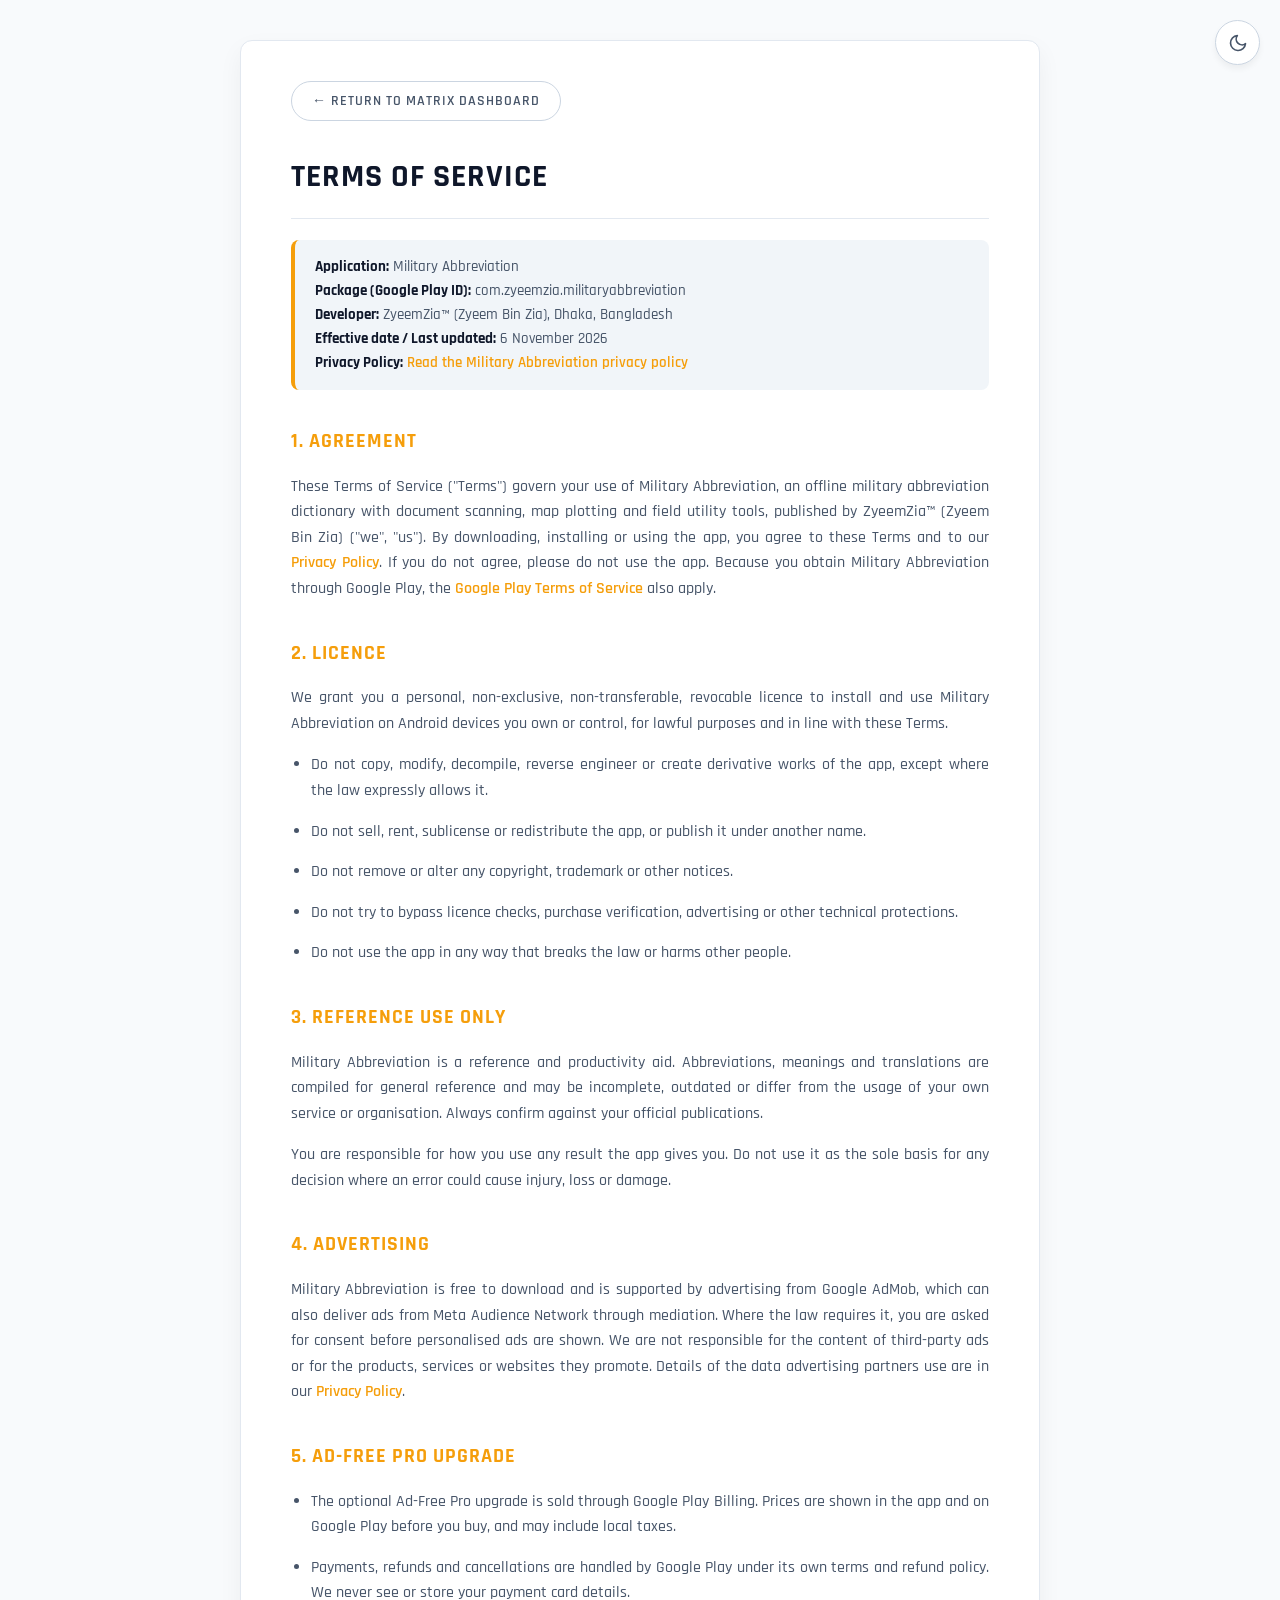
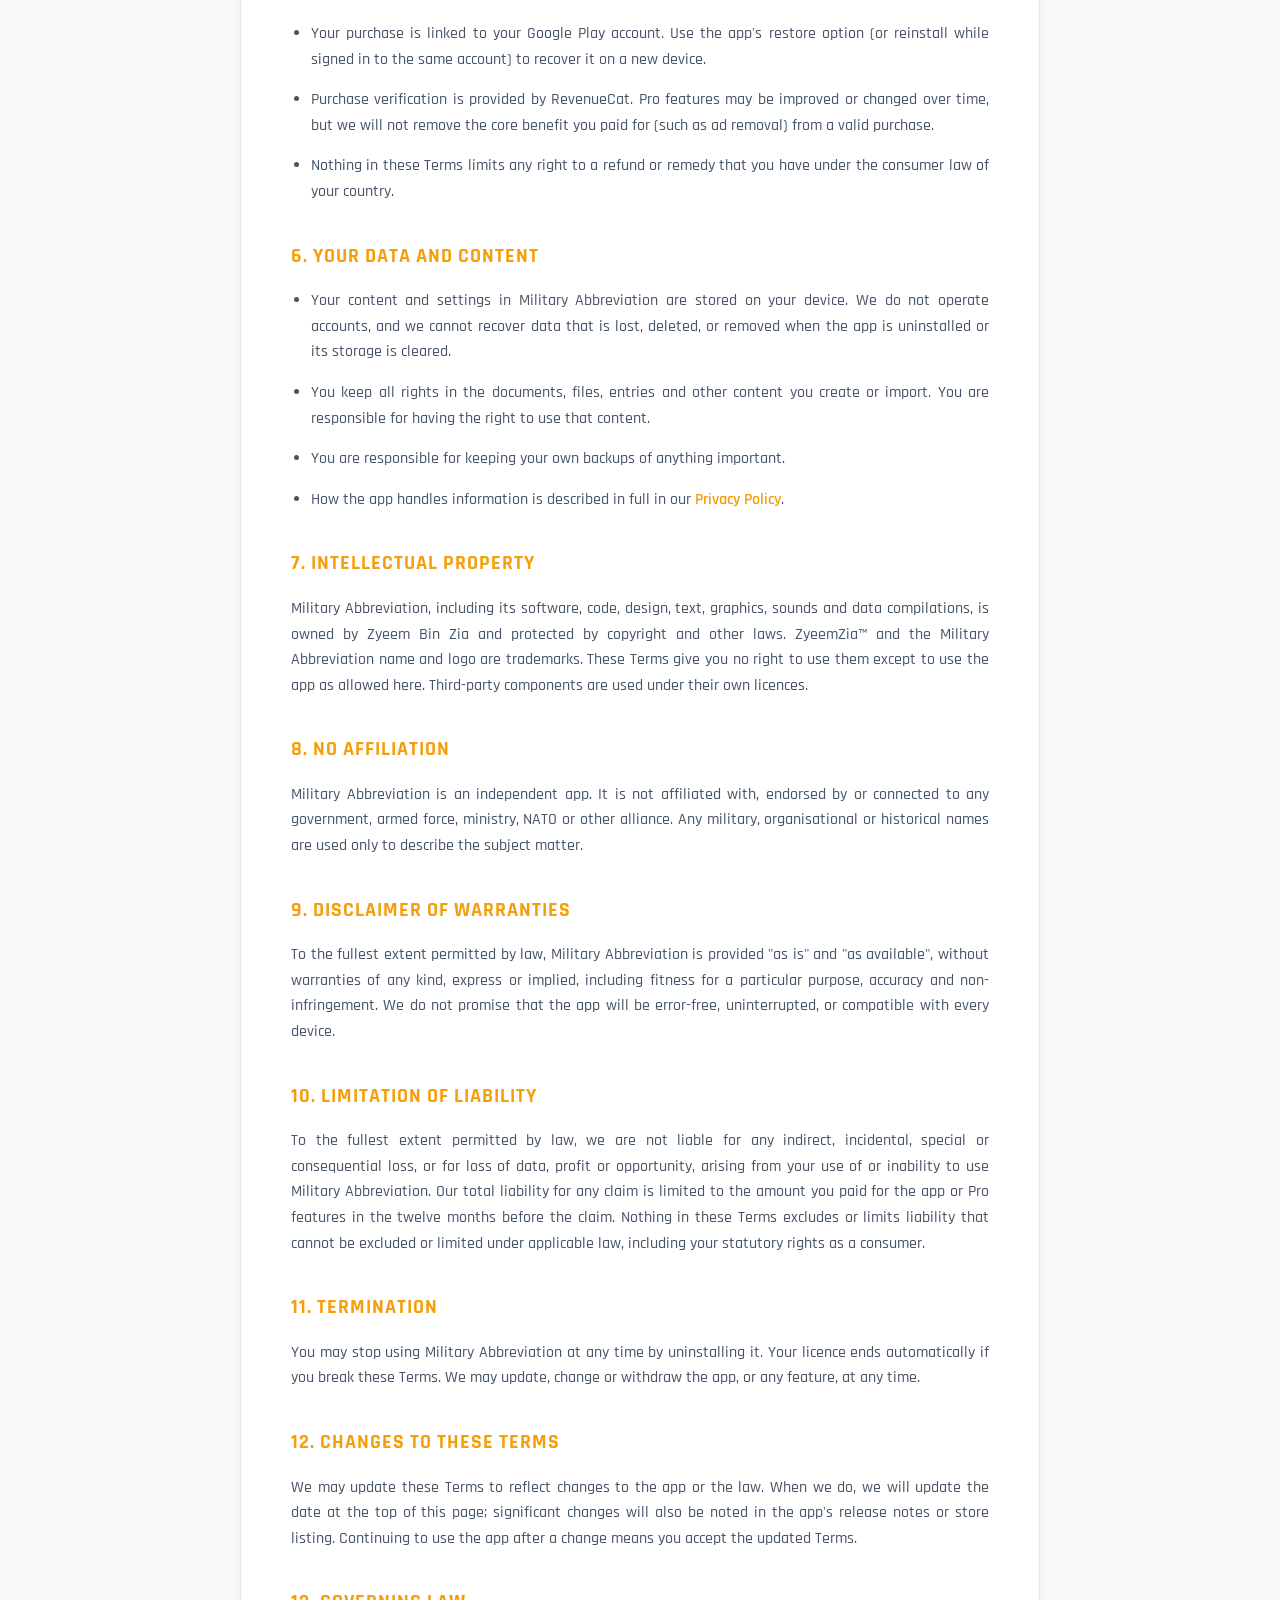
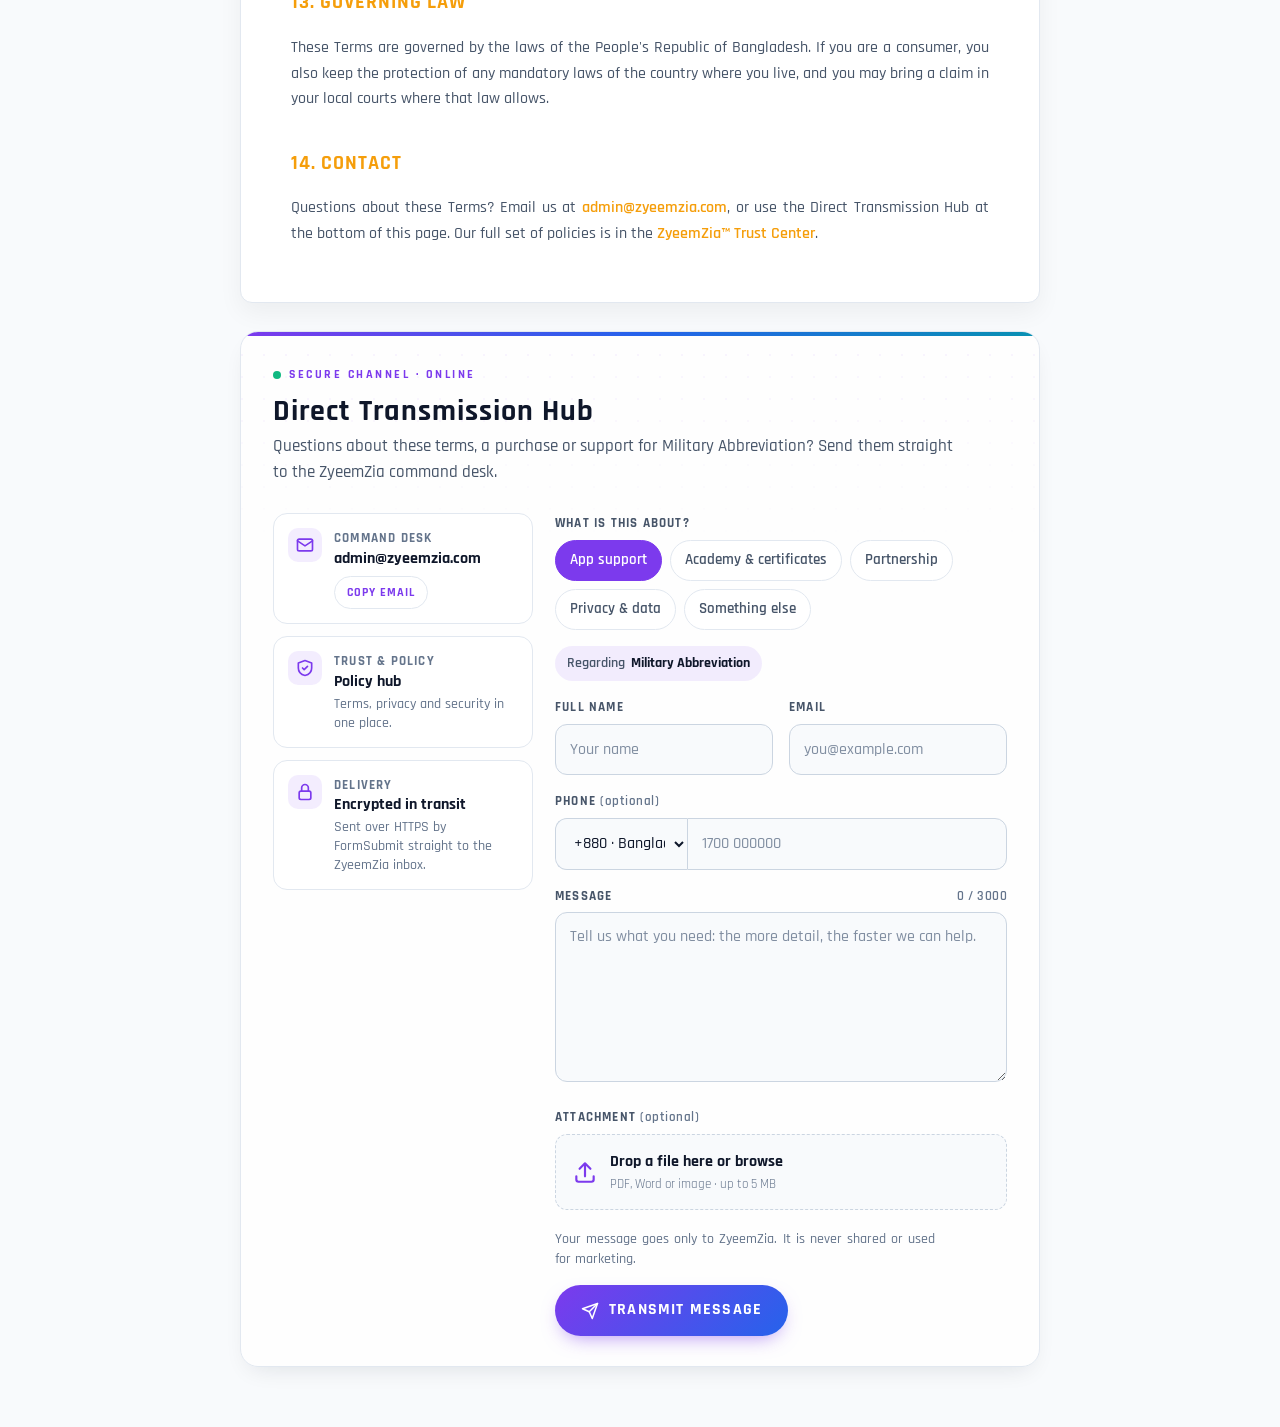
<file: terms-militaryabbreviation.html>
<!DOCTYPE html>
<html lang="en">
<head>
    <meta charset="UTF-8">
    <meta name="viewport" content="width=device-width, initial-scale=1.0">
    <title>Terms of Service | Military Abbreviation</title>
    <link rel="icon" href="favicon.ico" sizes="any">
    <link rel="icon" type="image/png" sizes="32x32" href="favicon-32.png">
    <link rel="icon" type="image/png" sizes="64x64" href="favicon-64.png">
    <link rel="icon" type="image/png" sizes="192x192" href="icon-192.png">
    <link rel="apple-touch-icon" href="apple-touch-icon.png">
    <link rel="preconnect" href="https://fonts.googleapis.com">
    <link rel="preconnect" href="https://fonts.gstatic.com" crossorigin>
    <link href="https://fonts.googleapis.com/css2?family=Rajdhani:wght@400;500;600;700&display=swap" rel="stylesheet">
    
    <style>
/* Form controls use the page font; browsers otherwise fall back to Arial. */
button, input, select, textarea { font-family: inherit; }
/* Small print never drops below 12px on screen. */
small { font-size: max(12px, .85em); }

        /* =========================================
           BASE STYLING & THEME (DEFAULT: LIGHT MODE) 
           ========================================= */
        /* GLOBAL RESET FOR OVERFLOW PREVENTION */
        *, *::before, *::after {
            box-sizing: border-box;
        }

        body { 
            font-family: 'Rajdhani', -apple-system, BlinkMacSystemFont, "Segoe UI", Roboto, sans-serif; 
            background: #f8fafc; 
            color: #0f172a; 
            padding: 40px 20px; 
            line-height: 1.6;
            margin: 0;
            overflow-x: hidden; /* Prevents horizontal scroll wobbling */
            transition: background-color 0.3s ease, color 0.3s ease;
        }
        .container { 
            max-width: 800px; 
            width: 100%;
            margin: 0 auto; 
            background: #ffffff; 
            padding: 40px 50px; 
            border-radius: 12px; 
            border: 1px solid #e2e8f0; 
            text-align: justify; 
            box-shadow: 0 10px 25px rgba(0, 0, 0, 0.05); 
            transition: all 0.3s ease;
        }
        .back-btn { 
            display: inline-block; 
            margin-bottom: 30px; 
            color: #475569; 
            font-weight: 600; 
            text-decoration: none; 
            border: 1px solid #cbd5e1; 
            padding: 8px 20px; 
            border-radius: 30px;
            font-size: 14px;
            text-transform: uppercase;
            letter-spacing: 1px;
            transition: all 0.2s ease;
        }
        .back-btn:hover { background: #e2e8f0; color: #0f172a; border-color: #94a3b8; }
        
        h1 { color: #0f172a; font-size: 32px; border-bottom: 1px solid #e2e8f0; padding-bottom: 15px; margin-top: 0; text-transform: uppercase; letter-spacing: 1px; transition: color 0.3s ease, border-color 0.3s ease;}
        
        /* Amber Accent for Military Abbreviation */
        h2 { color: #f59e0b; font-size: 20px; margin-top: 35px; text-transform: uppercase; letter-spacing: 1px;}
        
        p, li { color: #475569; font-size: 16px; font-weight: 500; margin-bottom: 15px; transition: color 0.3s ease; text-align: justify; }
        ul { padding-left: 20px; }
        
        .meta-info {
            background: #f1f5f9;
            padding: 15px 20px;
            border-radius: 8px;
            border-left: 4px solid #f59e0b;
            margin-bottom: 30px;
            transition: background 0.3s ease;
        }
        .meta-info p { margin: 0; font-size: 15px; text-align: left; }
        .meta-info strong { color: #0f172a; transition: color 0.3s ease; }
        
        a.contact-link { color: #f59e0b; text-decoration: none; font-weight: 600; }
        a.contact-link:hover { text-decoration: underline; }

        /* THEME TOGGLE BUTTON CSS (SVG Icons) */
        .theme-toggle-btn {
            position: fixed;
            top: 20px;
            right: 20px;
            background: #ffffff;
            border: 1px solid #cbd5e1;
            color: #475569;
            border-radius: 50%;
            width: 45px;
            height: 45px;
            display: flex;
            justify-content: center;
            align-items: center;
            cursor: pointer;
            z-index: 100;
            box-shadow: 0 4px 6px rgba(0,0,0,0.05);
            transition: all 0.3s ease;
        }
        .theme-toggle-btn:hover { transform: scale(1.1); border-color: #94a3b8; color: #0f172a; }
        
        /* Default state: Light Mode */
        .icon-moon { display: block; }
        .icon-sun { display: none; }

        /* Media Query adjusted to optimize mobile boundaries */
        @media (max-width: 650px) {
            body { padding: 20px 15px; } /* Reduce outer padding */
            .container { padding: 30px 20px; } /* Prevents text squeezing on tiny screens */
            h1 { font-size: 26px; }
            .back-btn { font-size: 13px; padding: 8px 16px; margin-bottom: 20px; }
            .theme-toggle-btn { top: 15px; right: 15px; width: 40px; height: 40px; } /* Slightly scale down button */
        }

        /* =========================================
           DARK MODE OVERRIDES 
           ========================================= */
        body.dark-mode { background: #090d16; color: #f1f5f9; }
        body.dark-mode .container { background: #111827; border-color: #1f2937; box-shadow: 0 10px 25px rgba(0, 0, 0, 0.5); }
        body.dark-mode .back-btn { color: #94a3b8; border-color: #334155; }
        body.dark-mode .back-btn:hover { background: #1e293b; color: #f8fafc; border-color: #475569; }
        
        body.dark-mode h1 { color: #f8fafc; border-bottom-color: #334155; }
        body.dark-mode p, body.dark-mode li { color: #9ca3af; }
        
        body.dark-mode .meta-info { background: rgba(17, 24, 39, 0.8); border-color: #1f2937; border-left-color: #f59e0b;}
        body.dark-mode .meta-info strong { color: #f8fafc; }

        body.dark-mode .theme-toggle-btn { background: #111827; border-color: #334155; color: #94a3b8; box-shadow: 0 4px 6px rgba(0,0,0,0.3);}
        body.dark-mode .theme-toggle-btn:hover { border-color: #475569; color: #f8fafc; }

        /* Dark state: Show Sun icon to toggle Light Mode */
        body.dark-mode .icon-moon { display: none; }
        body.dark-mode .icon-sun { display: block; }
            /* phones: justified text leaves wide gaps between words, so use normal alignment */
        @media (max-width: 650px) { .container, .container p, .container li, .policy-card, .policy-card p, .policy-card li, .legal-entity-box p { text-align: left; } }
    </style>
    <link rel="stylesheet" href="transmit.css?v=6">
<link rel="canonical" href="https://zyeemzia.com/terms-militaryabbreviation.html">
</head>
<body>

    <!-- Theme Toggle Button with dynamic SVG Icons -->
    <button id="themeToggle" class="theme-toggle-btn" title="Toggle Light/Dark Mode">
        <svg class="icon-moon" xmlns="http://www.w3.org/2000/svg" width="20" height="20" viewBox="0 0 24 24" fill="none" stroke="currentColor" stroke-width="2" stroke-linecap="round" stroke-linejoin="round">
            <path d="M21 12.79A9 9 0 1 1 11.21 3 7 7 0 0 0 21 12.79z"></path>
        </svg>
        <svg class="icon-sun" xmlns="http://www.w3.org/2000/svg" width="20" height="20" viewBox="0 0 24 24" fill="none" stroke="currentColor" stroke-width="2" stroke-linecap="round" stroke-linejoin="round">
            <circle cx="12" cy="12" r="5"></circle>
            <line x1="12" y1="1" x2="12" y2="3"></line>
            <line x1="12" y1="21" x2="12" y2="23"></line>
            <line x1="4.22" y1="4.22" x2="5.64" y2="5.64"></line>
            <line x1="18.36" y1="18.36" x2="19.78" y2="19.78"></line>
            <line x1="1" y1="12" x2="3" y2="12"></line>
            <line x1="21" y1="12" x2="23" y2="12"></line>
            <line x1="4.22" y1="19.78" x2="5.64" y2="18.36"></line>
            <line x1="18.36" y1="5.64" x2="19.78" y2="4.22"></line>
        </svg>
    </button>

    <div class="container">
        <a href="index.html" class="back-btn">← Return to Matrix Dashboard</a>
        
        <h1>Terms of Service</h1>

        <div class="meta-info">
            <p><strong>Application:</strong> Military Abbreviation</p>
            <p><strong>Package (Google Play ID):</strong> com.zyeemzia.militaryabbreviation</p>
            <p><strong>Developer:</strong> ZyeemZia™ (Zyeem Bin Zia), Dhaka, Bangladesh</p>
            <p><strong>Effective date / Last updated:</strong> 6 November 2026</p>
            <p><strong>Privacy Policy:</strong> <a href="privacy-militaryabbreviation.html" class="contact-link">Read the Military Abbreviation privacy policy</a></p>
        </div>

        <h2>1. Agreement</h2>
        <p>These Terms of Service ("Terms") govern your use of Military Abbreviation, an offline military abbreviation dictionary with document scanning, map plotting and field utility tools, published by ZyeemZia&trade; (Zyeem Bin Zia) ("we", "us"). By downloading, installing or using the app, you agree to these Terms and to our <a href="privacy-militaryabbreviation.html" class="contact-link">Privacy Policy</a>. If you do not agree, please do not use the app. Because you obtain Military Abbreviation through Google Play, the <a href="https://play.google.com/about/play-terms/" class="contact-link" target="_blank" rel="noopener">Google Play Terms of Service</a> also apply.</p>

        <h2>2. Licence</h2>
        <p>We grant you a personal, non-exclusive, non-transferable, revocable licence to install and use Military Abbreviation on Android devices you own or control, for lawful purposes and in line with these Terms.</p>
        <ul>
            <li>Do not copy, modify, decompile, reverse engineer or create derivative works of the app, except where the law expressly allows it.</li>
            <li>Do not sell, rent, sublicense or redistribute the app, or publish it under another name.</li>
            <li>Do not remove or alter any copyright, trademark or other notices.</li>
            <li>Do not try to bypass licence checks, purchase verification, advertising or other technical protections.</li>
            <li>Do not use the app in any way that breaks the law or harms other people.</li>
        </ul>

        <h2>3. Reference Use Only</h2>
        <p>Military Abbreviation is a reference and productivity aid. Abbreviations, meanings and translations are compiled for general reference and may be incomplete, outdated or differ from the usage of your own service or organisation. Always confirm against your official publications.</p>
        <p>You are responsible for how you use any result the app gives you. Do not use it as the sole basis for any decision where an error could cause injury, loss or damage.</p>

        <h2>4. Advertising</h2>
        <p>Military Abbreviation is free to download and is supported by advertising from Google AdMob, which can also deliver ads from Meta Audience Network through mediation. Where the law requires it, you are asked for consent before personalised ads are shown. We are not responsible for the content of third-party ads or for the products, services or websites they promote. Details of the data advertising partners use are in our <a href="privacy-militaryabbreviation.html" class="contact-link">Privacy Policy</a>.</p>

        <h2>5. Ad-Free Pro upgrade</h2>
        <ul>
            <li>The optional Ad-Free Pro upgrade is sold through Google Play Billing. Prices are shown in the app and on Google Play before you buy, and may include local taxes.</li>
            <li>Payments, refunds and cancellations are handled by Google Play under its own terms and refund policy. We never see or store your payment card details.</li>
            <li>Your purchase is linked to your Google Play account. Use the app's restore option (or reinstall while signed in to the same account) to recover it on a new device.</li>
            <li>Purchase verification is provided by RevenueCat. Pro features may be improved or changed over time, but we will not remove the core benefit you paid for (such as ad removal) from a valid purchase.</li>
            <li>Nothing in these Terms limits any right to a refund or remedy that you have under the consumer law of your country.</li>
        </ul>

        <h2>6. Your Data and Content</h2>
        <ul>
            <li>Your content and settings in Military Abbreviation are stored on your device. We do not operate accounts, and we cannot recover data that is lost, deleted, or removed when the app is uninstalled or its storage is cleared.</li>
            <li>You keep all rights in the documents, files, entries and other content you create or import. You are responsible for having the right to use that content.</li>
            <li>You are responsible for keeping your own backups of anything important.</li>
            <li>How the app handles information is described in full in our <a href="privacy-militaryabbreviation.html" class="contact-link">Privacy Policy</a>.</li>
        </ul>

        <h2>7. Intellectual Property</h2>
        <p>Military Abbreviation, including its software, code, design, text, graphics, sounds and data compilations, is owned by Zyeem Bin Zia and protected by copyright and other laws. ZyeemZia&trade; and the Military Abbreviation name and logo are trademarks. These Terms give you no right to use them except to use the app as allowed here. Third-party components are used under their own licences.</p>

        <h2>8. No Affiliation</h2>
        <p>Military Abbreviation is an independent app. It is not affiliated with, endorsed by or connected to any government, armed force, ministry, NATO or other alliance. Any military, organisational or historical names are used only to describe the subject matter.</p>

        <h2>9. Disclaimer of Warranties</h2>
        <p>To the fullest extent permitted by law, Military Abbreviation is provided "as is" and "as available", without warranties of any kind, express or implied, including fitness for a particular purpose, accuracy and non-infringement. We do not promise that the app will be error-free, uninterrupted, or compatible with every device.</p>

        <h2>10. Limitation of Liability</h2>
        <p>To the fullest extent permitted by law, we are not liable for any indirect, incidental, special or consequential loss, or for loss of data, profit or opportunity, arising from your use of or inability to use Military Abbreviation. Our total liability for any claim is limited to the amount you paid for the app or Pro features in the twelve months before the claim. Nothing in these Terms excludes or limits liability that cannot be excluded or limited under applicable law, including your statutory rights as a consumer.</p>

        <h2>11. Termination</h2>
        <p>You may stop using Military Abbreviation at any time by uninstalling it. Your licence ends automatically if you break these Terms. We may update, change or withdraw the app, or any feature, at any time.</p>

        <h2>12. Changes to These Terms</h2>
        <p>We may update these Terms to reflect changes to the app or the law. When we do, we will update the date at the top of this page; significant changes will also be noted in the app's release notes or store listing. Continuing to use the app after a change means you accept the updated Terms.</p>

        <h2>13. Governing Law</h2>
        <p>These Terms are governed by the laws of the People's Republic of Bangladesh. If you are a consumer, you also keep the protection of any mandatory laws of the country where you live, and you may bring a claim in your local courts where that law allows.</p>

        <h2>14. Contact</h2>
        <p>Questions about these Terms? Email us at <a href="mailto:admin@zyeemzia.com" class="contact-link">admin@zyeemzia.com</a>, or use the Direct Transmission Hub at the bottom of this page. Our full set of policies is in the <a href="https://policy.zyeemzia.com/" class="contact-link">ZyeemZia&trade; Trust Center</a>.</p>

    </div>

    <!-- DIRECT TRANSMISSION HUB (shared component from zyeemzia.com) -->
    <div class="tx-page"><section class="tx-mount" id="contact" data-tx-topic="apps" data-tx-regarding="Military Abbreviation" data-tx-source="zyeemzia.com · Terms · Military Abbreviation" data-tx-lead="Questions about these terms, a purchase or support for Military Abbreviation? Send them straight to the ZyeemZia command desk."></section></div>

    <!-- JavaScript to handle Theme Sync -->
    <script>
        const themeBtn = document.getElementById('themeToggle');
        const bodyElement = document.body;
        
        // Check if the user selected dark mode on the main index.html page
        if(localStorage.getItem('matrixTheme') === 'dark') {
            bodyElement.classList.add('dark-mode');
        }

        themeBtn.addEventListener('click', () => {
            bodyElement.classList.toggle('dark-mode');
            
            if(bodyElement.classList.contains('dark-mode')) {
                localStorage.setItem('matrixTheme', 'dark');
            } else {
                localStorage.setItem('matrixTheme', 'light');
            }
        });
    </script>
    <script src="transmit.js?v=3" defer></script>
<script>/* ZyeemZia house style: justified writing. Paragraphs and list text that read left-aligned are justified; centred text, headings, buttons and columns too narrow to justify cleanly stay as they are. Copyright © ZyeemZia */(function(){var S='p,li,dd,blockquote';function j(r){if(!r||!r.querySelectorAll)return;var L=r.querySelectorAll(S);for(var i=0;i<L.length;i++){var e=L[i];if(e.getAttribute('data-zj'))continue;e.setAttribute('data-zj','1');var a=getComputedStyle(e).textAlign;if(a==='start'||a==='left'||a==='-webkit-auto'){var w=e.clientWidth;if(!w||w>=280)e.style.textAlign='justify'}}}function go(){j(document);if(!window.MutationObserver)return;new MutationObserver(function(m){for(var i=0;i<m.length;i++){var N=m[i].addedNodes;for(var k=0;k<N.length;k++){var n=N[k];if(n.nodeType===1)j(n.matches&&n.matches(S)?n.parentNode:n)}}}).observe(document.body,{childList:true,subtree:true})}if(document.readyState==='loading')document.addEventListener('DOMContentLoaded',go);else go()})()</script>
</body>
</html>
</file>
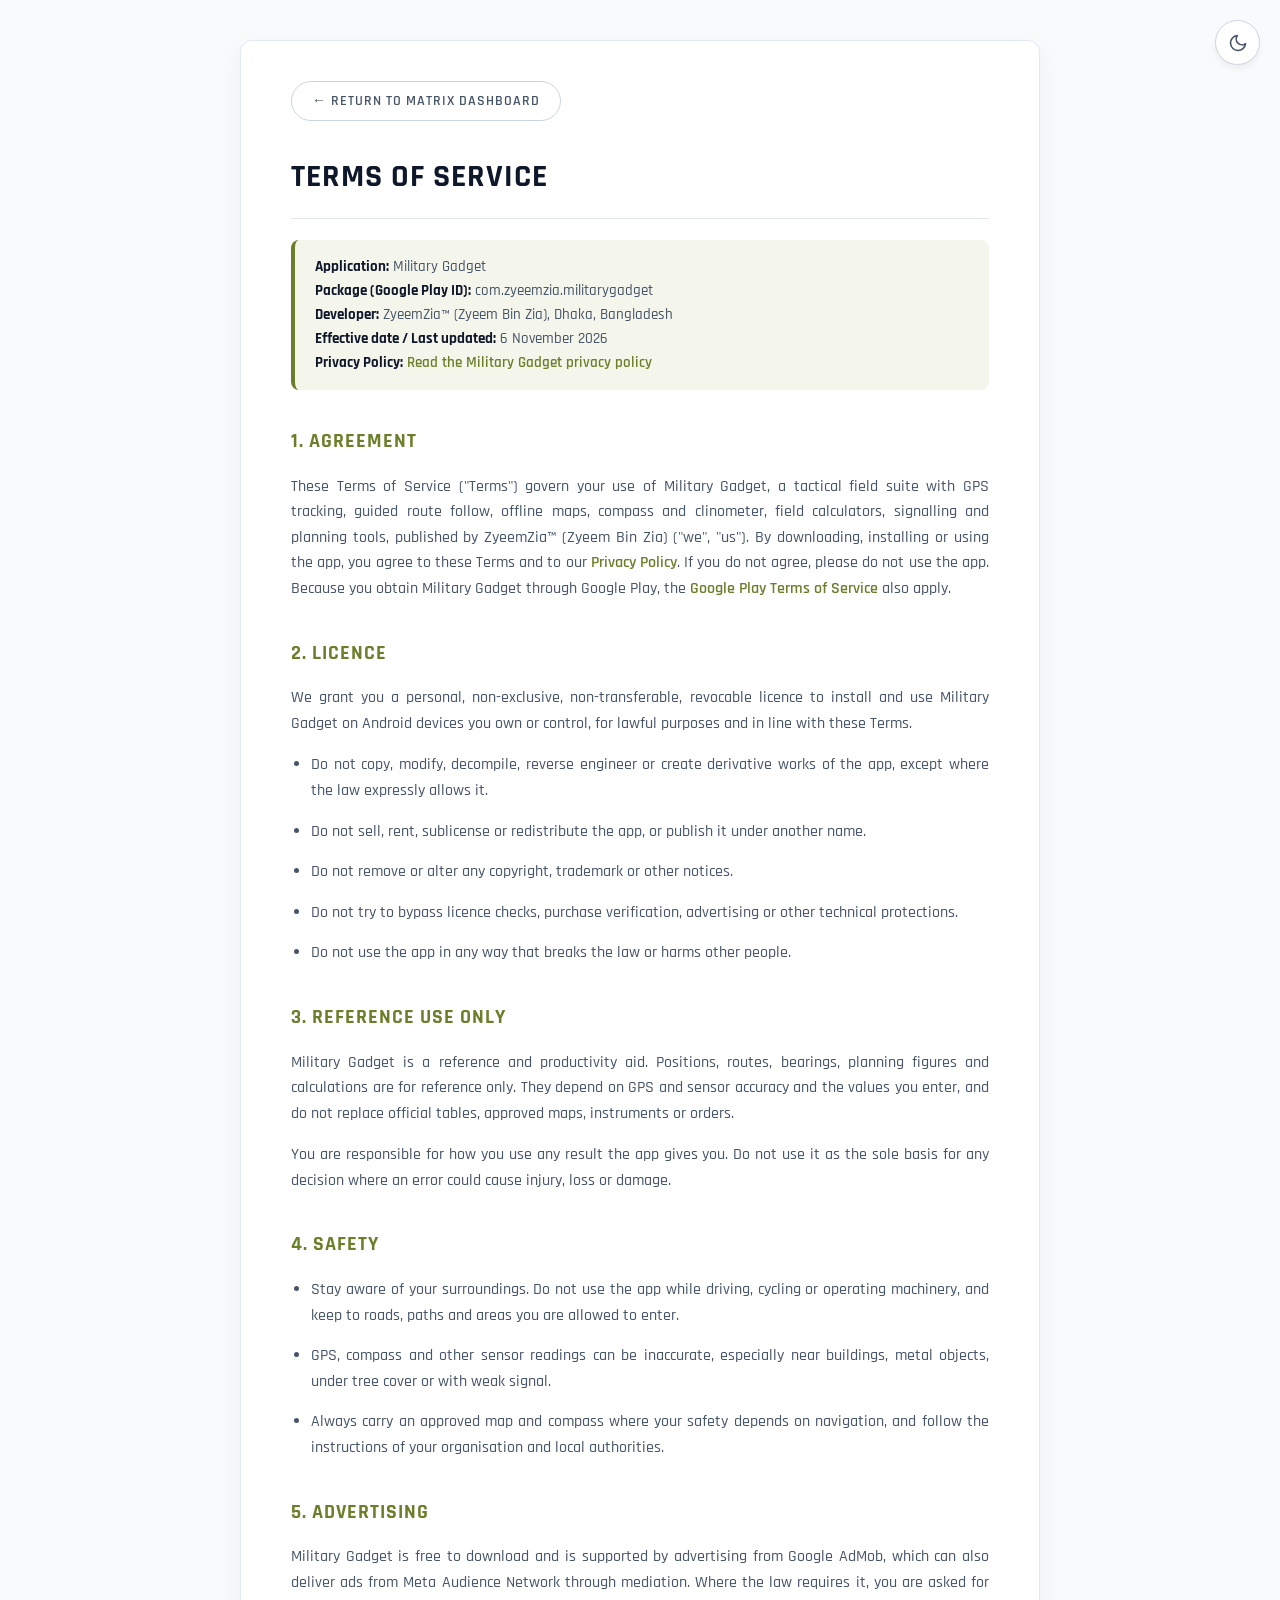
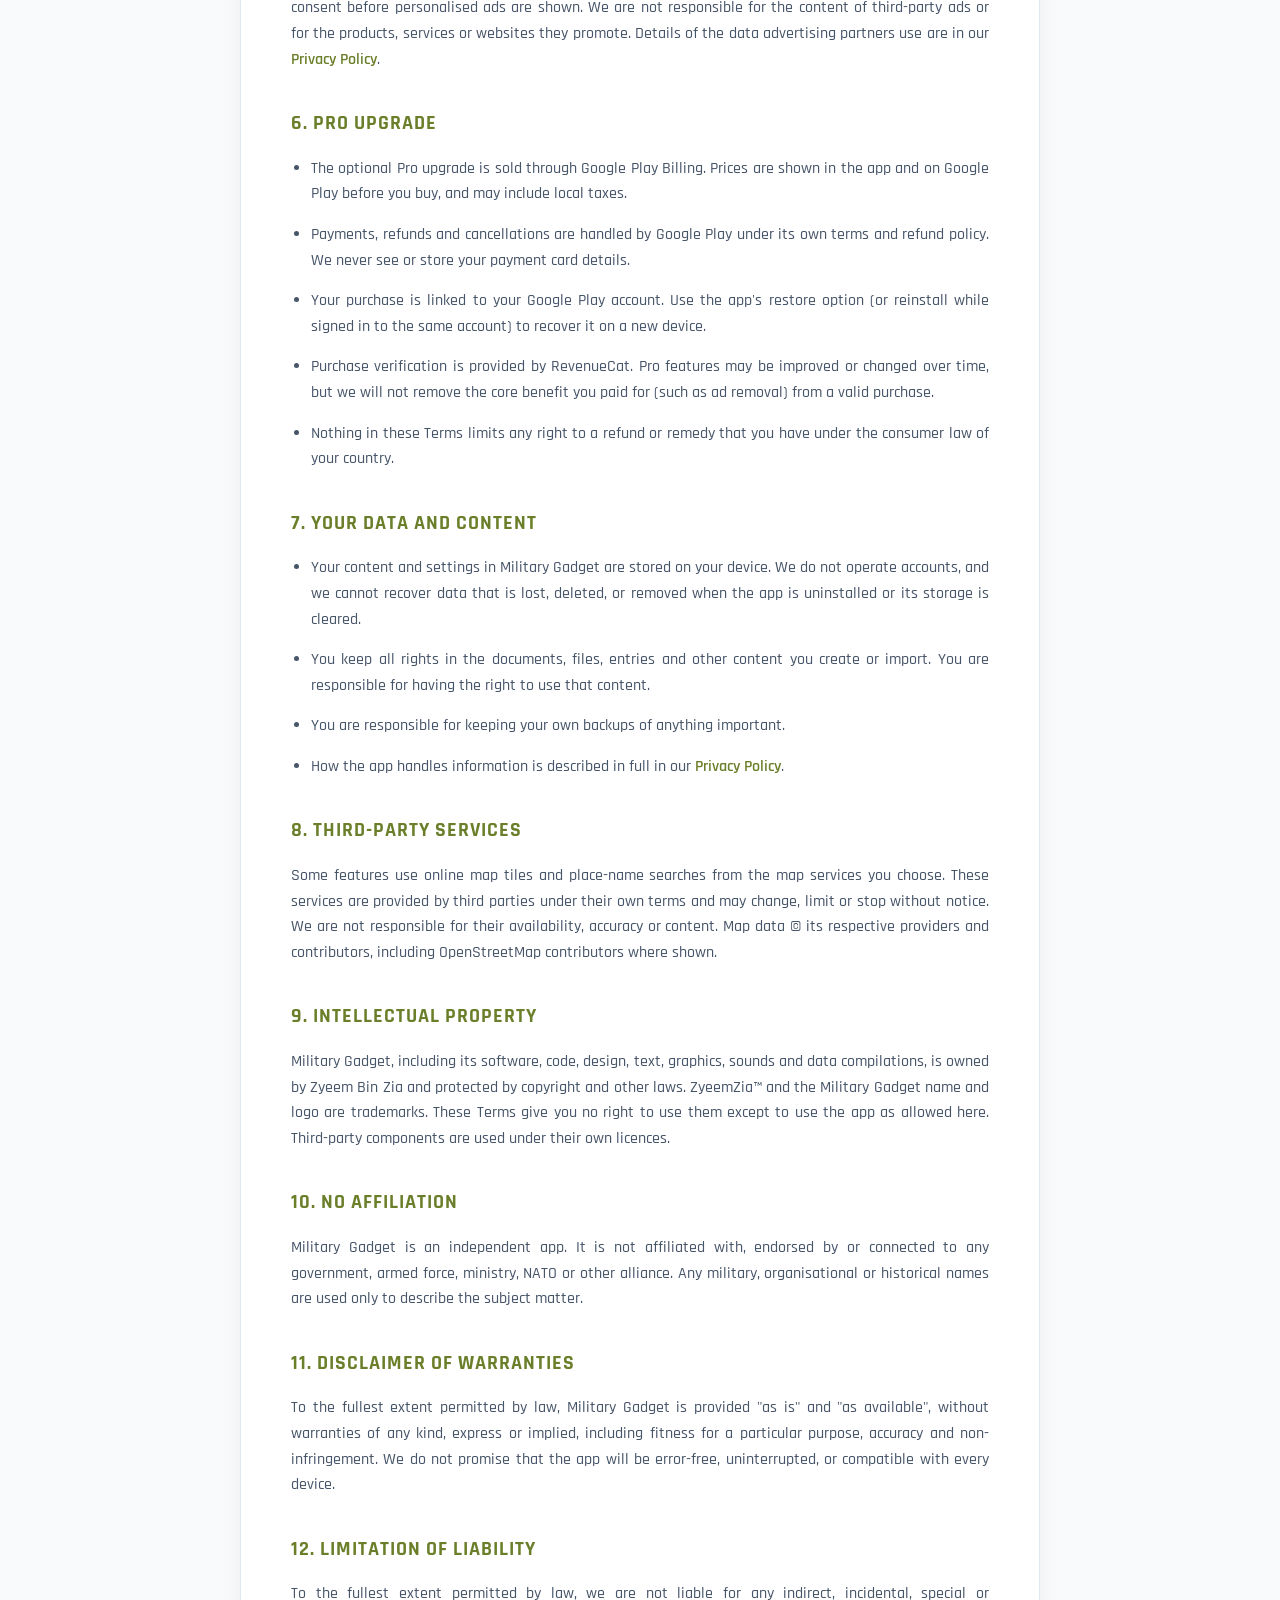
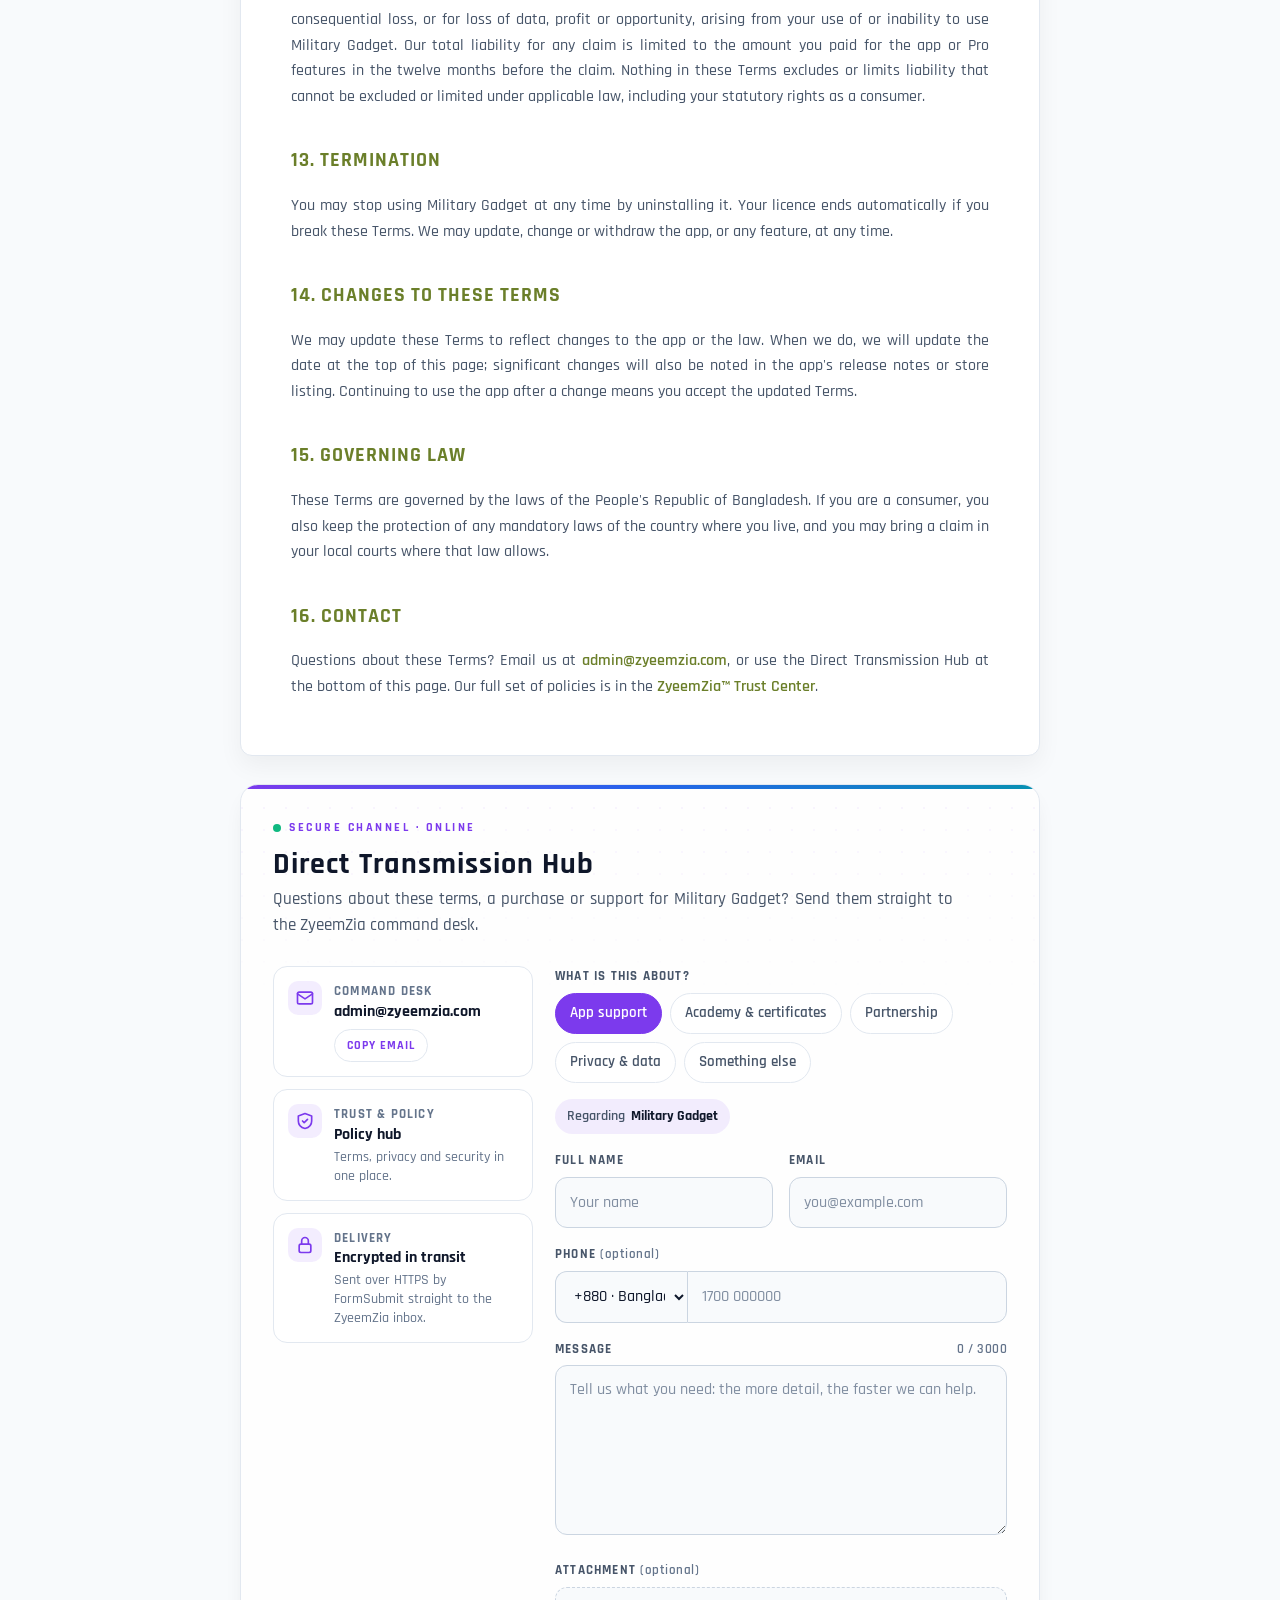
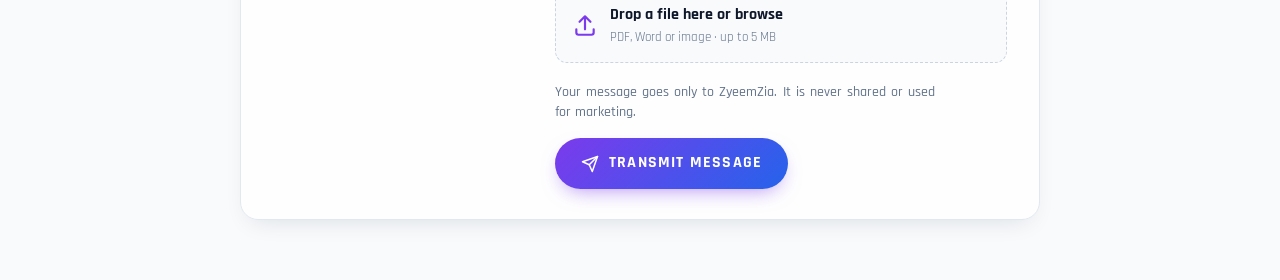
<file: terms-militarygadget.html>
<!DOCTYPE html>
<html lang="en">
<head>
    <meta charset="UTF-8">
    <meta name="viewport" content="width=device-width, initial-scale=1.0">
    <title>Terms of Service | Military Gadget</title>
    <link rel="icon" href="favicon.ico" sizes="any">
    <link rel="icon" type="image/png" sizes="32x32" href="favicon-32.png">
    <link rel="icon" type="image/png" sizes="64x64" href="favicon-64.png">
    <link rel="icon" type="image/png" sizes="192x192" href="icon-192.png">
    <link rel="apple-touch-icon" href="apple-touch-icon.png">
    <link rel="preconnect" href="https://fonts.googleapis.com">
    <link rel="preconnect" href="https://fonts.gstatic.com" crossorigin>
    <link href="https://fonts.googleapis.com/css2?family=Rajdhani:wght@400;500;600;700&display=swap" rel="stylesheet">

    <style>
/* Form controls use the page font; browsers otherwise fall back to Arial. */
button, input, select, textarea { font-family: inherit; }
/* Small print never drops below 12px on screen. */
small { font-size: max(12px, .85em); }

        /* =========================================
           BASE STYLING & THEME (DEFAULT: LIGHT MODE)
           ========================================= */
        *, *::before, *::after {
            box-sizing: border-box;
        }

        body {
            font-family: 'Rajdhani', -apple-system, BlinkMacSystemFont, "Segoe UI", Roboto, sans-serif;
            background: #f8fafc;
            color: #0f172a;
            padding: 40px 20px;
            line-height: 1.6;
            margin: 0;
            overflow-x: hidden;
            transition: background-color 0.3s ease, color 0.3s ease;
        }
        .container {
            max-width: 800px;
            width: 100%;
            margin: 0 auto;
            background: #ffffff;
            padding: 40px 50px;
            border-radius: 12px;
            border: 1px solid #e2e8f0;
            text-align: justify;
            box-shadow: 0 10px 25px rgba(0, 0, 0, 0.05);
            transition: all 0.3s ease;
        }
        .back-btn {
            display: inline-block;
            margin-bottom: 30px;
            color: #475569;
            font-weight: 600;
            text-decoration: none;
            border: 1px solid #cbd5e1;
            padding: 8px 20px;
            border-radius: 30px;
            font-size: 14px;
            text-transform: uppercase;
            letter-spacing: 1px;
            transition: all 0.2s ease;
        }
        .back-btn:hover { background: #e2e8f0; color: #0f172a; border-color: #94a3b8; }

        h1 { color: #0f172a; font-size: 32px; border-bottom: 1px solid #e2e8f0; padding-bottom: 15px; margin-top: 0; text-transform: uppercase; letter-spacing: 1px; transition: color 0.3s ease, border-color 0.3s ease;}

        /* Olive & Brass Accent for Military Gadget (matches the app's field-kit identity) */
        h2 { color: #6b7f2a; font-size: 20px; margin-top: 35px; text-transform: uppercase; letter-spacing: 1px; transition: color 0.3s ease; }

        p, li { color: #475569; font-size: 16px; font-weight: 500; margin-bottom: 15px; transition: color 0.3s ease; text-align: justify; }
        ul { padding-left: 20px; }

        .meta-info {
            background: #f4f6ec;
            padding: 15px 20px;
            border-radius: 8px;
            border-left: 4px solid #6b7f2a;
            margin-bottom: 30px;
            transition: background 0.3s ease;
        }
        .meta-info p { margin: 0; font-size: 15px; text-align: left; }
        .meta-info strong { color: #0f172a; transition: color 0.3s ease; }

        /* At-a-glance summary chips */
        .summary {
            display: flex;
            flex-wrap: wrap;
            gap: 8px;
            margin: -10px 0 30px;
        }
        .chip {
            font-size: 13px;
            font-weight: 700;
            letter-spacing: 0.5px;
            text-transform: uppercase;
            padding: 4px 12px;
            border-radius: 20px;
            border: 1px solid #c9a75a;
            color: #6b5420;
            background: #fbf6e8;
        }

        a.contact-link { color: #6b7f2a; text-decoration: none; font-weight: 600; }
        a.contact-link:hover { text-decoration: underline; }

        .theme-toggle-btn {
            position: fixed;
            top: 20px;
            right: 20px;
            background: #ffffff;
            border: 1px solid #cbd5e1;
            color: #475569;
            border-radius: 50%;
            width: 45px;
            height: 45px;
            display: flex;
            justify-content: center;
            align-items: center;
            cursor: pointer;
            z-index: 100;
            box-shadow: 0 4px 6px rgba(0,0,0,0.05);
            transition: all 0.3s ease;
        }
        .theme-toggle-btn:hover { transform: scale(1.1); border-color: #94a3b8; color: #0f172a; }

        .icon-moon { display: block; }
        .icon-sun { display: none; }

        @media (max-width: 650px) {
            body { padding: 20px 15px; }
            .container { padding: 30px 20px; }
            h1 { font-size: 26px; }
            .back-btn { font-size: 13px; padding: 8px 16px; margin-bottom: 20px; }
            .theme-toggle-btn { top: 15px; right: 15px; width: 40px; height: 40px; }
        }

        /* =========================================
           DARK MODE OVERRIDES
           ========================================= */
        body.dark-mode { background: #090d16; color: #f1f5f9; }
        body.dark-mode .container { background: #111827; border-color: #1f2937; box-shadow: 0 10px 25px rgba(0, 0, 0, 0.5); }
        body.dark-mode .back-btn { color: #94a3b8; border-color: #334155; }
        body.dark-mode .back-btn:hover { background: #1e293b; color: #f8fafc; border-color: #475569; }

        body.dark-mode h1 { color: #f8fafc; border-bottom-color: #334155; }
        body.dark-mode h2 { color: #b5c463; }
        body.dark-mode p, body.dark-mode li { color: #9ca3af; }

        body.dark-mode .meta-info { background: rgba(17, 24, 39, 0.8); border-color: #1f2937; border-left-color: #b5c463;}
        body.dark-mode .meta-info strong { color: #f8fafc; }

        body.dark-mode .chip { background: rgba(212, 178, 106, 0.1); border-color: #d4b26a; color: #e8cf94; }
        body.dark-mode a.contact-link { color: #b5c463; }

        body.dark-mode .theme-toggle-btn { background: #111827; border-color: #334155; color: #94a3b8; box-shadow: 0 4px 6px rgba(0,0,0,0.3);}
        body.dark-mode .theme-toggle-btn:hover { border-color: #475569; color: #f8fafc; }

        body.dark-mode .icon-moon { display: none; }
        body.dark-mode .icon-sun { display: block; }
            /* phones: justified text leaves wide gaps between words, so use normal alignment */
        @media (max-width: 650px) { .container, .container p, .container li, .policy-card, .policy-card p, .policy-card li, .legal-entity-box p { text-align: left; } }
    </style>
    <link rel="stylesheet" href="transmit.css?v=6">
<link rel="canonical" href="https://zyeemzia.com/terms-militarygadget.html">
</head>
<body>

    <button id="themeToggle" class="theme-toggle-btn" title="Toggle Light/Dark Mode">
        <svg class="icon-moon" xmlns="http://www.w3.org/2000/svg" width="20" height="20" viewBox="0 0 24 24" fill="none" stroke="currentColor" stroke-width="2" stroke-linecap="round" stroke-linejoin="round">
            <path d="M21 12.79A9 9 0 1 1 11.21 3 7 7 0 0 0 21 12.79z"></path>
        </svg>
        <svg class="icon-sun" xmlns="http://www.w3.org/2000/svg" width="20" height="20" viewBox="0 0 24 24" fill="none" stroke="currentColor" stroke-width="2" stroke-linecap="round" stroke-linejoin="round">
            <circle cx="12" cy="12" r="5"></circle>
            <line x1="12" y1="1" x2="12" y2="3"></line>
            <line x1="12" y1="21" x2="12" y2="23"></line>
            <line x1="4.22" y1="4.22" x2="5.64" y2="5.64"></line>
            <line x1="18.36" y1="18.36" x2="19.78" y2="19.78"></line>
            <line x1="1" y1="12" x2="3" y2="12"></line>
            <line x1="21" y1="12" x2="23" y2="12"></line>
            <line x1="4.22" y1="19.78" x2="5.64" y2="18.36"></line>
            <line x1="18.36" y1="5.64" x2="19.78" y2="4.22"></line>
        </svg>
    </button>

    <div class="container">
        <a href="index.html" class="back-btn">← Return to Matrix Dashboard</a>

        <h1>Terms of Service</h1>

        <div class="meta-info">
            <p><strong>Application:</strong> Military Gadget</p>
            <p><strong>Package (Google Play ID):</strong> com.zyeemzia.militarygadget</p>
            <p><strong>Developer:</strong> ZyeemZia™ (Zyeem Bin Zia), Dhaka, Bangladesh</p>
            <p><strong>Effective date / Last updated:</strong> 6 November 2026</p>
            <p><strong>Privacy Policy:</strong> <a href="privacy-militarygadget.html" class="contact-link">Read the Military Gadget privacy policy</a></p>
        </div>

        <h2>1. Agreement</h2>
        <p>These Terms of Service ("Terms") govern your use of Military Gadget, a tactical field suite with GPS tracking, guided route follow, offline maps, compass and clinometer, field calculators, signalling and planning tools, published by ZyeemZia&trade; (Zyeem Bin Zia) ("we", "us"). By downloading, installing or using the app, you agree to these Terms and to our <a href="privacy-militarygadget.html" class="contact-link">Privacy Policy</a>. If you do not agree, please do not use the app. Because you obtain Military Gadget through Google Play, the <a href="https://play.google.com/about/play-terms/" class="contact-link" target="_blank" rel="noopener">Google Play Terms of Service</a> also apply.</p>

        <h2>2. Licence</h2>
        <p>We grant you a personal, non-exclusive, non-transferable, revocable licence to install and use Military Gadget on Android devices you own or control, for lawful purposes and in line with these Terms.</p>
        <ul>
            <li>Do not copy, modify, decompile, reverse engineer or create derivative works of the app, except where the law expressly allows it.</li>
            <li>Do not sell, rent, sublicense or redistribute the app, or publish it under another name.</li>
            <li>Do not remove or alter any copyright, trademark or other notices.</li>
            <li>Do not try to bypass licence checks, purchase verification, advertising or other technical protections.</li>
            <li>Do not use the app in any way that breaks the law or harms other people.</li>
        </ul>

        <h2>3. Reference Use Only</h2>
        <p>Military Gadget is a reference and productivity aid. Positions, routes, bearings, planning figures and calculations are for reference only. They depend on GPS and sensor accuracy and the values you enter, and do not replace official tables, approved maps, instruments or orders.</p>
        <p>You are responsible for how you use any result the app gives you. Do not use it as the sole basis for any decision where an error could cause injury, loss or damage.</p>

        <h2>4. Safety</h2>
        <ul>
            <li>Stay aware of your surroundings. Do not use the app while driving, cycling or operating machinery, and keep to roads, paths and areas you are allowed to enter.</li>
            <li>GPS, compass and other sensor readings can be inaccurate, especially near buildings, metal objects, under tree cover or with weak signal.</li>
            <li>Always carry an approved map and compass where your safety depends on navigation, and follow the instructions of your organisation and local authorities.</li>
        </ul>

        <h2>5. Advertising</h2>
        <p>Military Gadget is free to download and is supported by advertising from Google AdMob, which can also deliver ads from Meta Audience Network through mediation. Where the law requires it, you are asked for consent before personalised ads are shown. We are not responsible for the content of third-party ads or for the products, services or websites they promote. Details of the data advertising partners use are in our <a href="privacy-militarygadget.html" class="contact-link">Privacy Policy</a>.</p>

        <h2>6. Pro upgrade</h2>
        <ul>
            <li>The optional Pro upgrade is sold through Google Play Billing. Prices are shown in the app and on Google Play before you buy, and may include local taxes.</li>
            <li>Payments, refunds and cancellations are handled by Google Play under its own terms and refund policy. We never see or store your payment card details.</li>
            <li>Your purchase is linked to your Google Play account. Use the app's restore option (or reinstall while signed in to the same account) to recover it on a new device.</li>
            <li>Purchase verification is provided by RevenueCat. Pro features may be improved or changed over time, but we will not remove the core benefit you paid for (such as ad removal) from a valid purchase.</li>
            <li>Nothing in these Terms limits any right to a refund or remedy that you have under the consumer law of your country.</li>
        </ul>

        <h2>7. Your Data and Content</h2>
        <ul>
            <li>Your content and settings in Military Gadget are stored on your device. We do not operate accounts, and we cannot recover data that is lost, deleted, or removed when the app is uninstalled or its storage is cleared.</li>
            <li>You keep all rights in the documents, files, entries and other content you create or import. You are responsible for having the right to use that content.</li>
            <li>You are responsible for keeping your own backups of anything important.</li>
            <li>How the app handles information is described in full in our <a href="privacy-militarygadget.html" class="contact-link">Privacy Policy</a>.</li>
        </ul>

        <h2>8. Third-Party Services</h2>
        <p>Some features use online map tiles and place-name searches from the map services you choose. These services are provided by third parties under their own terms and may change, limit or stop without notice. We are not responsible for their availability, accuracy or content. Map data &copy; its respective providers and contributors, including OpenStreetMap contributors where shown.</p>

        <h2>9. Intellectual Property</h2>
        <p>Military Gadget, including its software, code, design, text, graphics, sounds and data compilations, is owned by Zyeem Bin Zia and protected by copyright and other laws. ZyeemZia&trade; and the Military Gadget name and logo are trademarks. These Terms give you no right to use them except to use the app as allowed here. Third-party components are used under their own licences.</p>

        <h2>10. No Affiliation</h2>
        <p>Military Gadget is an independent app. It is not affiliated with, endorsed by or connected to any government, armed force, ministry, NATO or other alliance. Any military, organisational or historical names are used only to describe the subject matter.</p>

        <h2>11. Disclaimer of Warranties</h2>
        <p>To the fullest extent permitted by law, Military Gadget is provided "as is" and "as available", without warranties of any kind, express or implied, including fitness for a particular purpose, accuracy and non-infringement. We do not promise that the app will be error-free, uninterrupted, or compatible with every device.</p>

        <h2>12. Limitation of Liability</h2>
        <p>To the fullest extent permitted by law, we are not liable for any indirect, incidental, special or consequential loss, or for loss of data, profit or opportunity, arising from your use of or inability to use Military Gadget. Our total liability for any claim is limited to the amount you paid for the app or Pro features in the twelve months before the claim. Nothing in these Terms excludes or limits liability that cannot be excluded or limited under applicable law, including your statutory rights as a consumer.</p>

        <h2>13. Termination</h2>
        <p>You may stop using Military Gadget at any time by uninstalling it. Your licence ends automatically if you break these Terms. We may update, change or withdraw the app, or any feature, at any time.</p>

        <h2>14. Changes to These Terms</h2>
        <p>We may update these Terms to reflect changes to the app or the law. When we do, we will update the date at the top of this page; significant changes will also be noted in the app's release notes or store listing. Continuing to use the app after a change means you accept the updated Terms.</p>

        <h2>15. Governing Law</h2>
        <p>These Terms are governed by the laws of the People's Republic of Bangladesh. If you are a consumer, you also keep the protection of any mandatory laws of the country where you live, and you may bring a claim in your local courts where that law allows.</p>

        <h2>16. Contact</h2>
        <p>Questions about these Terms? Email us at <a href="mailto:admin@zyeemzia.com" class="contact-link">admin@zyeemzia.com</a>, or use the Direct Transmission Hub at the bottom of this page. Our full set of policies is in the <a href="https://policy.zyeemzia.com/" class="contact-link">ZyeemZia&trade; Trust Center</a>.</p>

    </div>
    <!-- DIRECT TRANSMISSION HUB (shared component from zyeemzia.com) -->
    <div class="tx-page"><section class="tx-mount" id="contact" data-tx-topic="apps" data-tx-regarding="Military Gadget" data-tx-source="zyeemzia.com · Terms · Military Gadget" data-tx-lead="Questions about these terms, a purchase or support for Military Gadget? Send them straight to the ZyeemZia command desk."></section></div>


    <script>
        const themeBtn = document.getElementById('themeToggle');
        const bodyElement = document.body;

        if (localStorage.getItem('matrixTheme') === 'dark') {
            bodyElement.classList.add('dark-mode');
        }

        themeBtn.addEventListener('click', () => {
            bodyElement.classList.toggle('dark-mode');
            if (bodyElement.classList.contains('dark-mode')) {
                localStorage.setItem('matrixTheme', 'dark');
            } else {
                localStorage.setItem('matrixTheme', 'light');
            }
        });
    </script>
    <script src="transmit.js?v=3" defer></script>
<script>/* ZyeemZia house style: justified writing. Paragraphs and list text that read left-aligned are justified; centred text, headings, buttons and columns too narrow to justify cleanly stay as they are. Copyright © ZyeemZia */(function(){var S='p,li,dd,blockquote';function j(r){if(!r||!r.querySelectorAll)return;var L=r.querySelectorAll(S);for(var i=0;i<L.length;i++){var e=L[i];if(e.getAttribute('data-zj'))continue;e.setAttribute('data-zj','1');var a=getComputedStyle(e).textAlign;if(a==='start'||a==='left'||a==='-webkit-auto'){var w=e.clientWidth;if(!w||w>=280)e.style.textAlign='justify'}}}function go(){j(document);if(!window.MutationObserver)return;new MutationObserver(function(m){for(var i=0;i<m.length;i++){var N=m[i].addedNodes;for(var k=0;k<N.length;k++){var n=N[k];if(n.nodeType===1)j(n.matches&&n.matches(S)?n.parentNode:n)}}}).observe(document.body,{childList:true,subtree:true})}if(document.readyState==='loading')document.addEventListener('DOMContentLoaded',go);else go()})()</script>
</body>
</html>
</file>
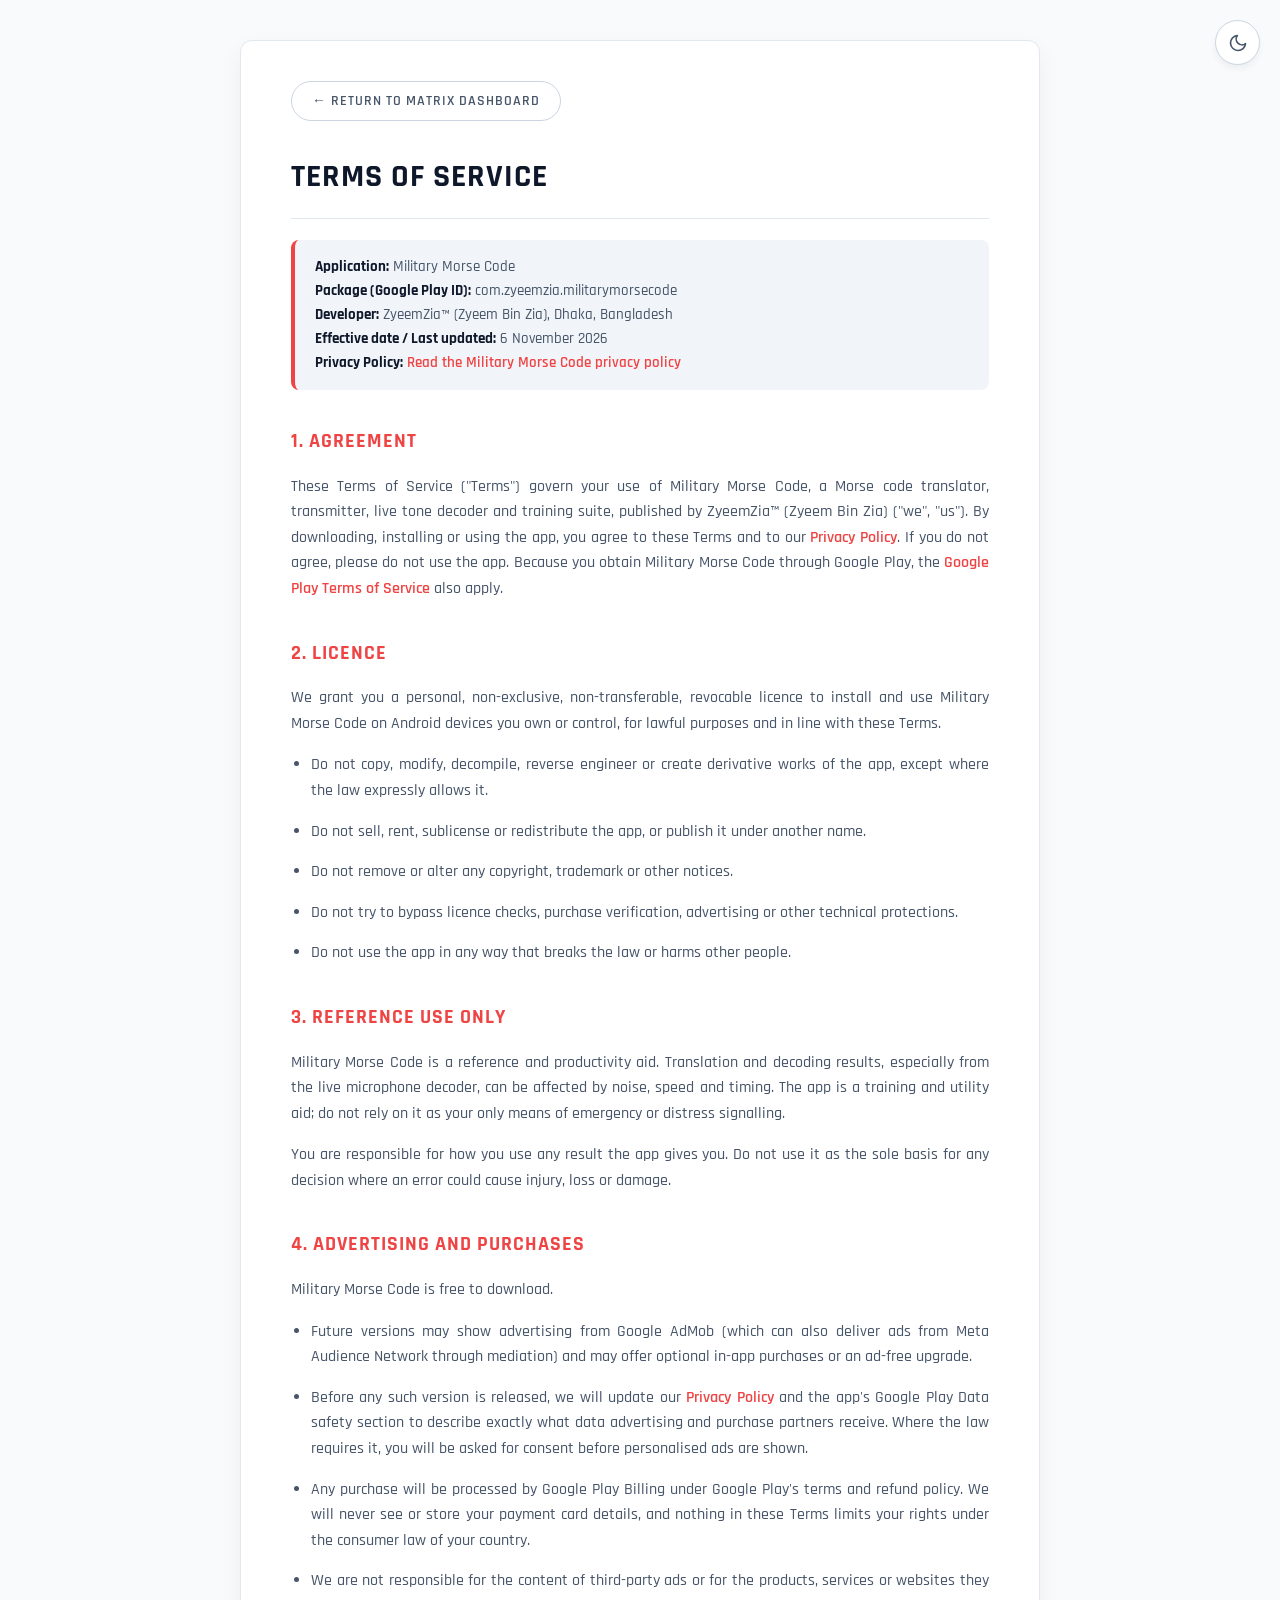
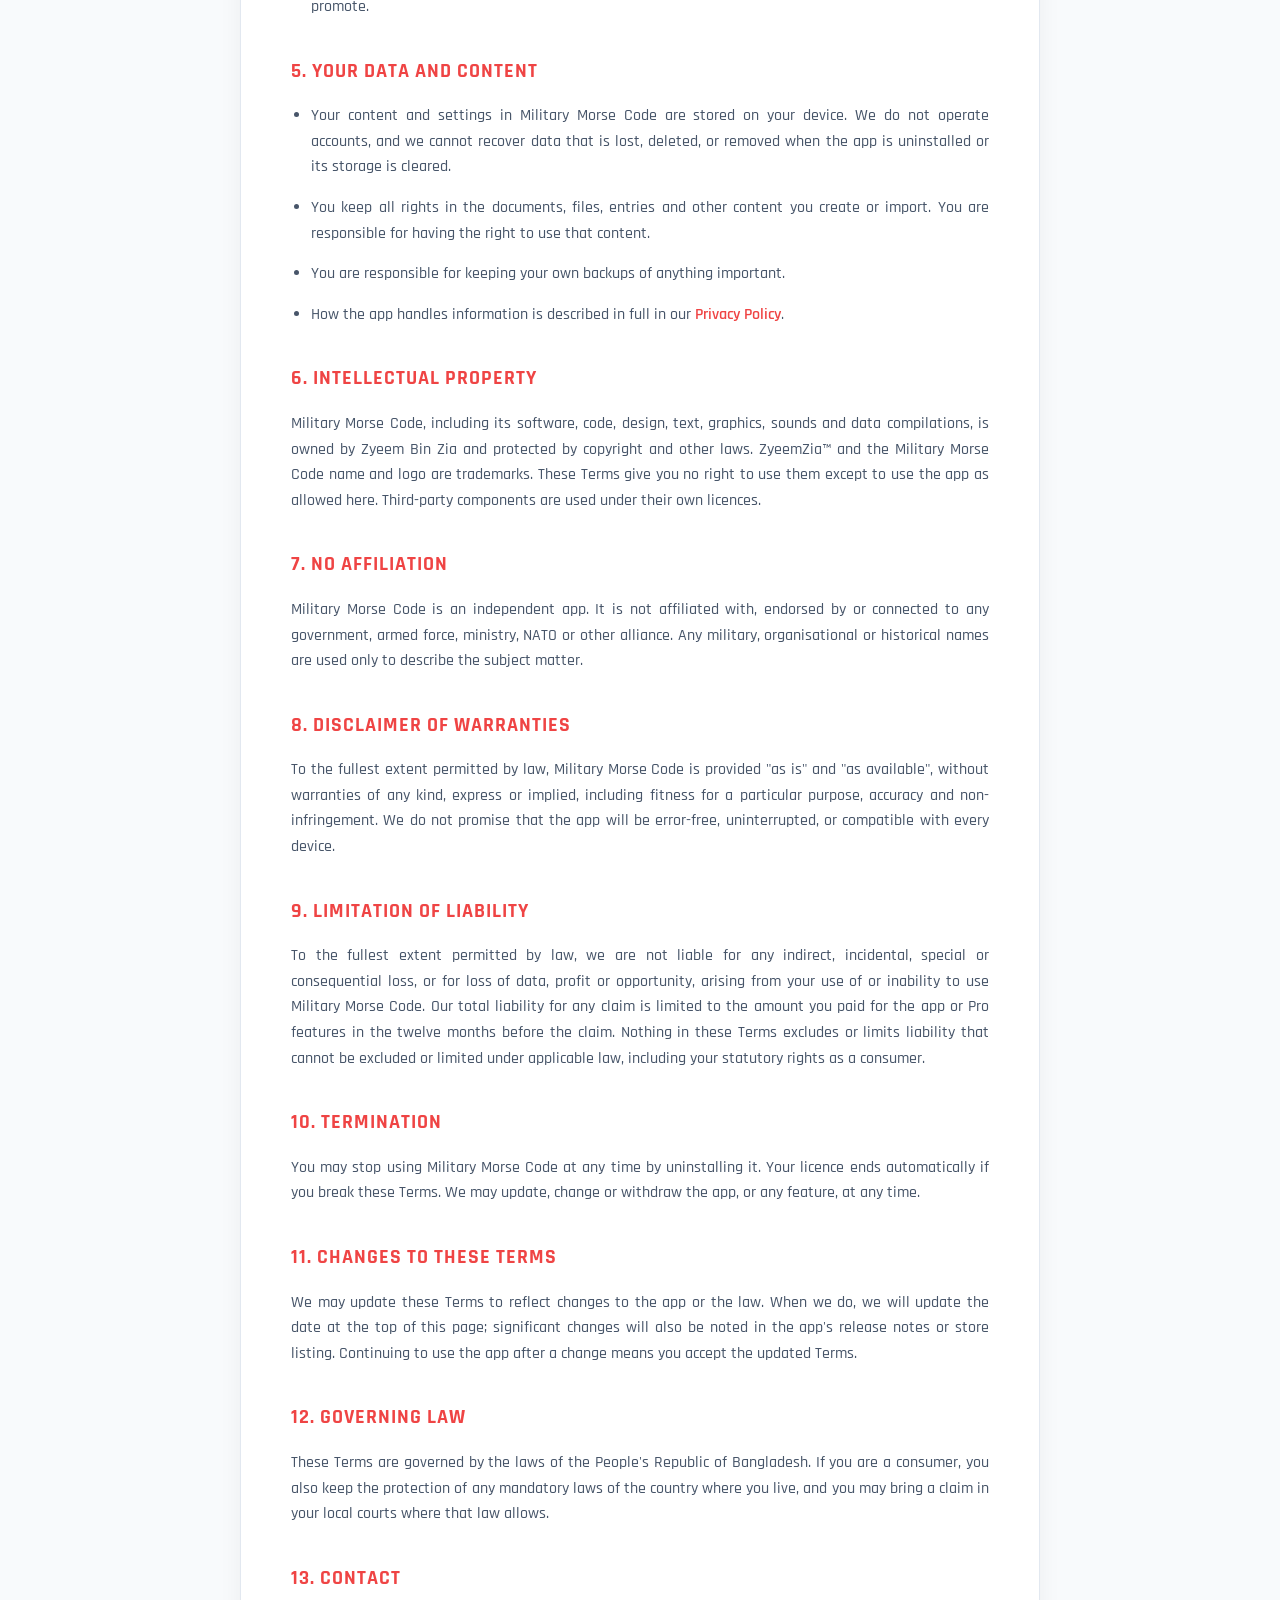
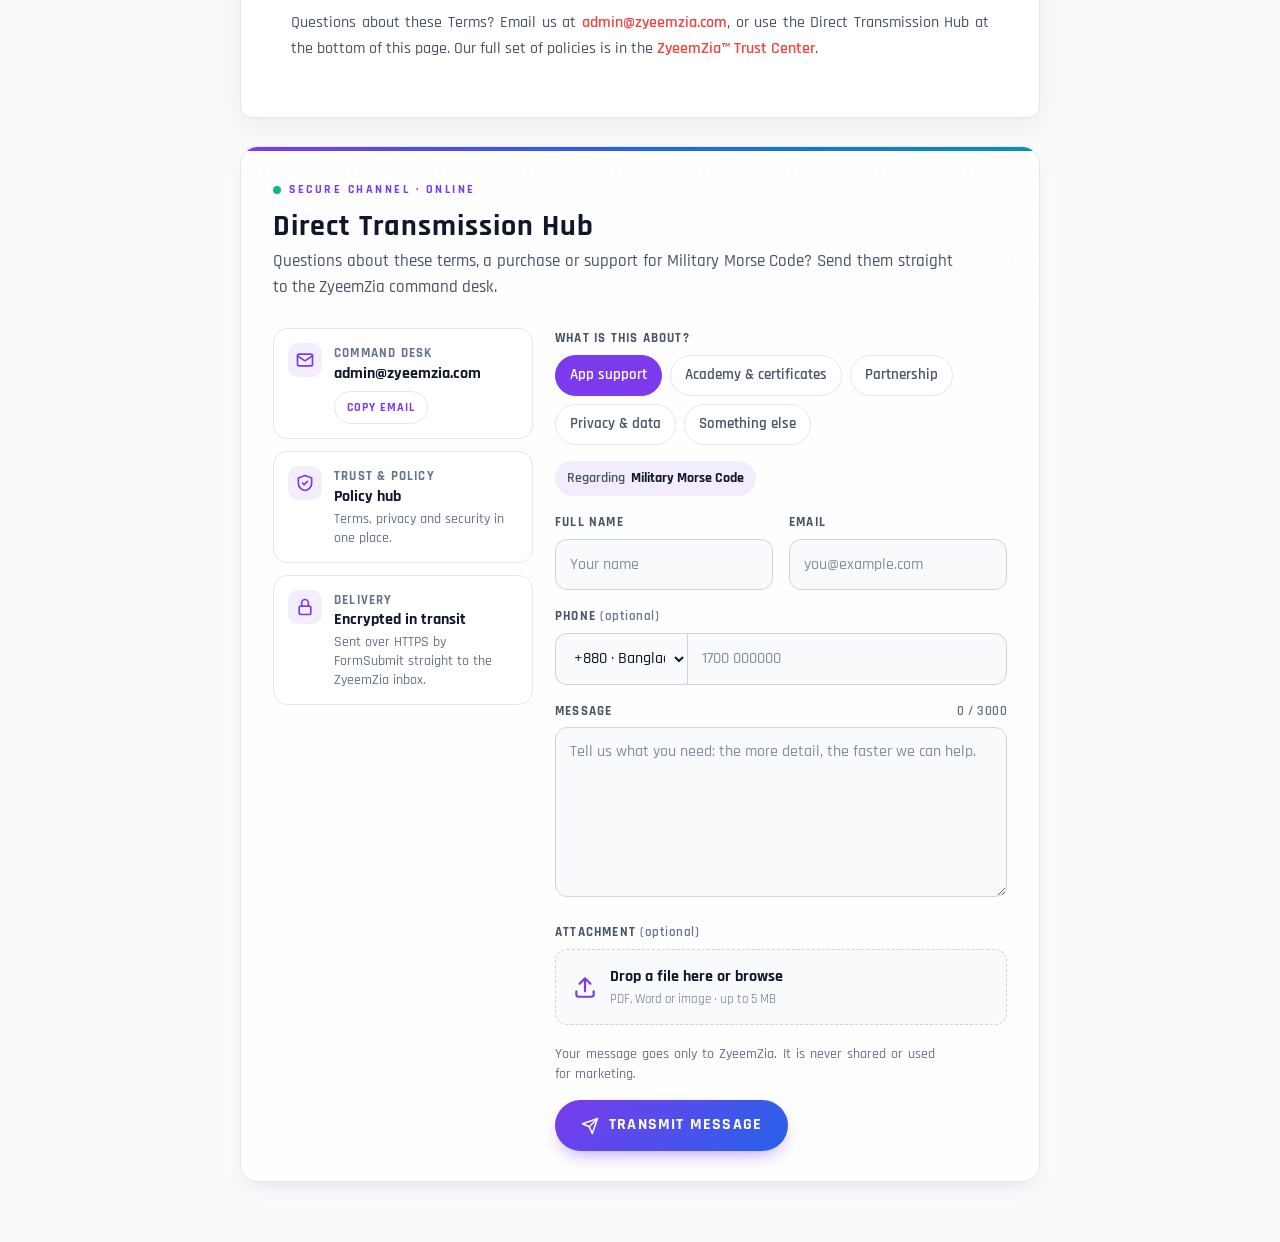
<file: terms-militarymorsecode.html>
<!DOCTYPE html>
<html lang="en">
<head>
    <meta charset="UTF-8">
    <meta name="viewport" content="width=device-width, initial-scale=1.0">
    <title>Terms of Service | Military Morse Code</title>
    <link rel="icon" href="favicon.ico" sizes="any">
    <link rel="icon" type="image/png" sizes="32x32" href="favicon-32.png">
    <link rel="icon" type="image/png" sizes="64x64" href="favicon-64.png">
    <link rel="icon" type="image/png" sizes="192x192" href="icon-192.png">
    <link rel="apple-touch-icon" href="apple-touch-icon.png">
    <link rel="preconnect" href="https://fonts.googleapis.com">
    <link rel="preconnect" href="https://fonts.gstatic.com" crossorigin>
    <link href="https://fonts.googleapis.com/css2?family=Rajdhani:wght@400;500;600;700&display=swap" rel="stylesheet">

    <style>
/* Form controls use the page font; browsers otherwise fall back to Arial. */
button, input, select, textarea { font-family: inherit; }
/* Small print never drops below 12px on screen. */
small { font-size: max(12px, .85em); }

        *, *::before, *::after {
            box-sizing: border-box;
        }

        body {
            font-family: 'Rajdhani', -apple-system, BlinkMacSystemFont, "Segoe UI", Roboto, sans-serif;
            background: #f8fafc;
            color: #0f172a;
            padding: 40px 20px;
            line-height: 1.6;
            margin: 0;
            overflow-x: hidden;
            transition: background-color 0.3s ease, color 0.3s ease;
        }
        .container {
            max-width: 800px;
            width: 100%;
            margin: 0 auto;
            background: #ffffff;
            padding: 40px 50px;
            border-radius: 12px;
            border: 1px solid #e2e8f0;
            text-align: justify;
            box-shadow: 0 10px 25px rgba(0, 0, 0, 0.05);
            transition: all 0.3s ease;
        }
        .back-btn {
            display: inline-block;
            margin-bottom: 30px;
            color: #475569;
            font-weight: 600;
            text-decoration: none;
            border: 1px solid #cbd5e1;
            padding: 8px 20px;
            border-radius: 30px;
            font-size: 14px;
            text-transform: uppercase;
            letter-spacing: 1px;
            transition: all 0.2s ease;
        }
        .back-btn:hover { background: #e2e8f0; color: #0f172a; border-color: #94a3b8; }

        h1 { color: #0f172a; font-size: 32px; border-bottom: 1px solid #e2e8f0; padding-bottom: 15px; margin-top: 0; text-transform: uppercase; letter-spacing: 1px; transition: color 0.3s ease, border-color 0.3s ease;}

        /* Signal-Red Accent for Military Morse Code */
        h2 { color: #ef4444; font-size: 20px; margin-top: 35px; text-transform: uppercase; letter-spacing: 1px;}

        p, li { color: #475569; font-size: 16px; font-weight: 500; margin-bottom: 15px; transition: color 0.3s ease; text-align: justify; }
        ul { padding-left: 20px; }

        .meta-info {
            background: #f1f5f9;
            padding: 15px 20px;
            border-radius: 8px;
            border-left: 4px solid #ef4444;
            margin-bottom: 30px;
            transition: background 0.3s ease;
        }
        .meta-info p { margin: 0; font-size: 15px; text-align: left; }
        .meta-info strong { color: #0f172a; transition: color 0.3s ease; }

        a.contact-link { color: #ef4444; text-decoration: none; font-weight: 600; }
        a.contact-link:hover { text-decoration: underline; }

        .theme-toggle-btn {
            position: fixed;
            top: 20px;
            right: 20px;
            background: #ffffff;
            border: 1px solid #cbd5e1;
            color: #475569;
            border-radius: 50%;
            width: 45px;
            height: 45px;
            display: flex;
            justify-content: center;
            align-items: center;
            cursor: pointer;
            z-index: 100;
            box-shadow: 0 4px 6px rgba(0,0,0,0.05);
            transition: all 0.3s ease;
        }
        .theme-toggle-btn:hover { transform: scale(1.1); border-color: #94a3b8; color: #0f172a; }

        .icon-moon { display: block; }
        .icon-sun { display: none; }

        @media (max-width: 650px) {
            body { padding: 20px 15px; }
            .container { padding: 30px 20px; }
            h1 { font-size: 26px; }
            .back-btn { font-size: 13px; padding: 8px 16px; margin-bottom: 20px; }
            .theme-toggle-btn { top: 15px; right: 15px; width: 40px; height: 40px; }
        }

        /* =========================================
           DARK MODE OVERRIDES
           ========================================= */
        body.dark-mode { background: #090d16; color: #f1f5f9; }
        body.dark-mode .container { background: #111827; border-color: #1f2937; box-shadow: 0 10px 25px rgba(0, 0, 0, 0.5); }
        body.dark-mode .back-btn { color: #94a3b8; border-color: #334155; }
        body.dark-mode .back-btn:hover { background: #1e293b; color: #f8fafc; border-color: #475569; }

        body.dark-mode h1 { color: #f8fafc; border-bottom-color: #334155; }
        body.dark-mode p, body.dark-mode li { color: #9ca3af; }

        body.dark-mode .meta-info { background: rgba(17, 24, 39, 0.8); border-color: #1f2937; border-left-color: #f87171;}
        body.dark-mode .meta-info strong { color: #f8fafc; }

        body.dark-mode .theme-toggle-btn { background: #111827; border-color: #334155; color: #94a3b8; box-shadow: 0 4px 6px rgba(0,0,0,0.3);}
        body.dark-mode .theme-toggle-btn:hover { border-color: #475569; color: #f8fafc; }

        body.dark-mode .icon-moon { display: none; }
        body.dark-mode .icon-sun { display: block; }
            /* phones: justified text leaves wide gaps between words, so use normal alignment */
        @media (max-width: 650px) { .container, .container p, .container li, .policy-card, .policy-card p, .policy-card li, .legal-entity-box p { text-align: left; } }
    </style>
    <link rel="stylesheet" href="transmit.css?v=6">
<link rel="canonical" href="https://zyeemzia.com/terms-militarymorsecode.html">
</head>
<body>

    <button id="themeToggle" class="theme-toggle-btn" title="Toggle Light/Dark Mode">
        <svg class="icon-moon" xmlns="http://www.w3.org/2000/svg" width="20" height="20" viewBox="0 0 24 24" fill="none" stroke="currentColor" stroke-width="2" stroke-linecap="round" stroke-linejoin="round">
            <path d="M21 12.79A9 9 0 1 1 11.21 3 7 7 0 0 0 21 12.79z"></path>
        </svg>
        <svg class="icon-sun" xmlns="http://www.w3.org/2000/svg" width="20" height="20" viewBox="0 0 24 24" fill="none" stroke="currentColor" stroke-width="2" stroke-linecap="round" stroke-linejoin="round">
            <circle cx="12" cy="12" r="5"></circle>
            <line x1="12" y1="1" x2="12" y2="3"></line>
            <line x1="12" y1="21" x2="12" y2="23"></line>
            <line x1="4.22" y1="4.22" x2="5.64" y2="5.64"></line>
            <line x1="18.36" y1="18.36" x2="19.78" y2="19.78"></line>
            <line x1="1" y1="12" x2="3" y2="12"></line>
            <line x1="21" y1="12" x2="23" y2="12"></line>
            <line x1="4.22" y1="19.78" x2="5.64" y2="18.36"></line>
            <line x1="18.36" y1="5.64" x2="19.78" y2="4.22"></line>
        </svg>
    </button>

    <div class="container">
        <a href="https://zyeemzia.com" class="back-btn">← Return to Matrix Dashboard</a>

        <h1>Terms of Service</h1>

        <div class="meta-info">
            <p><strong>Application:</strong> Military Morse Code</p>
            <p><strong>Package (Google Play ID):</strong> com.zyeemzia.militarymorsecode</p>
            <p><strong>Developer:</strong> ZyeemZia™ (Zyeem Bin Zia), Dhaka, Bangladesh</p>
            <p><strong>Effective date / Last updated:</strong> 6 November 2026</p>
            <p><strong>Privacy Policy:</strong> <a href="privacy-militarymorsecode.html" class="contact-link">Read the Military Morse Code privacy policy</a></p>
        </div>

        <h2>1. Agreement</h2>
        <p>These Terms of Service ("Terms") govern your use of Military Morse Code, a Morse code translator, transmitter, live tone decoder and training suite, published by ZyeemZia&trade; (Zyeem Bin Zia) ("we", "us"). By downloading, installing or using the app, you agree to these Terms and to our <a href="privacy-militarymorsecode.html" class="contact-link">Privacy Policy</a>. If you do not agree, please do not use the app. Because you obtain Military Morse Code through Google Play, the <a href="https://play.google.com/about/play-terms/" class="contact-link" target="_blank" rel="noopener">Google Play Terms of Service</a> also apply.</p>

        <h2>2. Licence</h2>
        <p>We grant you a personal, non-exclusive, non-transferable, revocable licence to install and use Military Morse Code on Android devices you own or control, for lawful purposes and in line with these Terms.</p>
        <ul>
            <li>Do not copy, modify, decompile, reverse engineer or create derivative works of the app, except where the law expressly allows it.</li>
            <li>Do not sell, rent, sublicense or redistribute the app, or publish it under another name.</li>
            <li>Do not remove or alter any copyright, trademark or other notices.</li>
            <li>Do not try to bypass licence checks, purchase verification, advertising or other technical protections.</li>
            <li>Do not use the app in any way that breaks the law or harms other people.</li>
        </ul>

        <h2>3. Reference Use Only</h2>
        <p>Military Morse Code is a reference and productivity aid. Translation and decoding results, especially from the live microphone decoder, can be affected by noise, speed and timing. The app is a training and utility aid; do not rely on it as your only means of emergency or distress signalling.</p>
        <p>You are responsible for how you use any result the app gives you. Do not use it as the sole basis for any decision where an error could cause injury, loss or damage.</p>

        <h2>4. Advertising and Purchases</h2>
        <p>Military Morse Code is free to download.</p>
        <ul>
            <li>Future versions may show advertising from Google AdMob (which can also deliver ads from Meta Audience Network through mediation) and may offer optional in-app purchases or an ad-free upgrade.</li>
            <li>Before any such version is released, we will update our <a href="privacy-militarymorsecode.html" class="contact-link">Privacy Policy</a> and the app's Google Play Data safety section to describe exactly what data advertising and purchase partners receive. Where the law requires it, you will be asked for consent before personalised ads are shown.</li>
            <li>Any purchase will be processed by Google Play Billing under Google Play's terms and refund policy. We will never see or store your payment card details, and nothing in these Terms limits your rights under the consumer law of your country.</li>
            <li>We are not responsible for the content of third-party ads or for the products, services or websites they promote.</li>
        </ul>

        <h2>5. Your Data and Content</h2>
        <ul>
            <li>Your content and settings in Military Morse Code are stored on your device. We do not operate accounts, and we cannot recover data that is lost, deleted, or removed when the app is uninstalled or its storage is cleared.</li>
            <li>You keep all rights in the documents, files, entries and other content you create or import. You are responsible for having the right to use that content.</li>
            <li>You are responsible for keeping your own backups of anything important.</li>
            <li>How the app handles information is described in full in our <a href="privacy-militarymorsecode.html" class="contact-link">Privacy Policy</a>.</li>
        </ul>

        <h2>6. Intellectual Property</h2>
        <p>Military Morse Code, including its software, code, design, text, graphics, sounds and data compilations, is owned by Zyeem Bin Zia and protected by copyright and other laws. ZyeemZia&trade; and the Military Morse Code name and logo are trademarks. These Terms give you no right to use them except to use the app as allowed here. Third-party components are used under their own licences.</p>

        <h2>7. No Affiliation</h2>
        <p>Military Morse Code is an independent app. It is not affiliated with, endorsed by or connected to any government, armed force, ministry, NATO or other alliance. Any military, organisational or historical names are used only to describe the subject matter.</p>

        <h2>8. Disclaimer of Warranties</h2>
        <p>To the fullest extent permitted by law, Military Morse Code is provided "as is" and "as available", without warranties of any kind, express or implied, including fitness for a particular purpose, accuracy and non-infringement. We do not promise that the app will be error-free, uninterrupted, or compatible with every device.</p>

        <h2>9. Limitation of Liability</h2>
        <p>To the fullest extent permitted by law, we are not liable for any indirect, incidental, special or consequential loss, or for loss of data, profit or opportunity, arising from your use of or inability to use Military Morse Code. Our total liability for any claim is limited to the amount you paid for the app or Pro features in the twelve months before the claim. Nothing in these Terms excludes or limits liability that cannot be excluded or limited under applicable law, including your statutory rights as a consumer.</p>

        <h2>10. Termination</h2>
        <p>You may stop using Military Morse Code at any time by uninstalling it. Your licence ends automatically if you break these Terms. We may update, change or withdraw the app, or any feature, at any time.</p>

        <h2>11. Changes to These Terms</h2>
        <p>We may update these Terms to reflect changes to the app or the law. When we do, we will update the date at the top of this page; significant changes will also be noted in the app's release notes or store listing. Continuing to use the app after a change means you accept the updated Terms.</p>

        <h2>12. Governing Law</h2>
        <p>These Terms are governed by the laws of the People's Republic of Bangladesh. If you are a consumer, you also keep the protection of any mandatory laws of the country where you live, and you may bring a claim in your local courts where that law allows.</p>

        <h2>13. Contact</h2>
        <p>Questions about these Terms? Email us at <a href="mailto:admin@zyeemzia.com" class="contact-link">admin@zyeemzia.com</a>, or use the Direct Transmission Hub at the bottom of this page. Our full set of policies is in the <a href="https://policy.zyeemzia.com/" class="contact-link">ZyeemZia&trade; Trust Center</a>.</p>

    </div>
    <!-- DIRECT TRANSMISSION HUB (shared component from zyeemzia.com) -->
    <div class="tx-page"><section class="tx-mount" id="contact" data-tx-topic="apps" data-tx-regarding="Military Morse Code" data-tx-source="zyeemzia.com · Terms · Military Morse Code" data-tx-lead="Questions about these terms, a purchase or support for Military Morse Code? Send them straight to the ZyeemZia command desk."></section></div>


    <script>
        const themeBtn = document.getElementById('themeToggle');
        const bodyElement = document.body;

        if (localStorage.getItem('matrixTheme') === 'dark') {
            bodyElement.classList.add('dark-mode');
        }

        themeBtn.addEventListener('click', () => {
            bodyElement.classList.toggle('dark-mode');
            if (bodyElement.classList.contains('dark-mode')) {
                localStorage.setItem('matrixTheme', 'dark');
            } else {
                localStorage.setItem('matrixTheme', 'light');
            }
        });
    </script>
    <script src="transmit.js?v=3" defer></script>
<script>/* ZyeemZia house style: justified writing. Paragraphs and list text that read left-aligned are justified; centred text, headings, buttons and columns too narrow to justify cleanly stay as they are. Copyright © ZyeemZia */(function(){var S='p,li,dd,blockquote';function j(r){if(!r||!r.querySelectorAll)return;var L=r.querySelectorAll(S);for(var i=0;i<L.length;i++){var e=L[i];if(e.getAttribute('data-zj'))continue;e.setAttribute('data-zj','1');var a=getComputedStyle(e).textAlign;if(a==='start'||a==='left'||a==='-webkit-auto'){var w=e.clientWidth;if(!w||w>=280)e.style.textAlign='justify'}}}function go(){j(document);if(!window.MutationObserver)return;new MutationObserver(function(m){for(var i=0;i<m.length;i++){var N=m[i].addedNodes;for(var k=0;k<N.length;k++){var n=N[k];if(n.nodeType===1)j(n.matches&&n.matches(S)?n.parentNode:n)}}}).observe(document.body,{childList:true,subtree:true})}if(document.readyState==='loading')document.addEventListener('DOMContentLoaded',go);else go()})()</script>
</body>
</html>
</file>
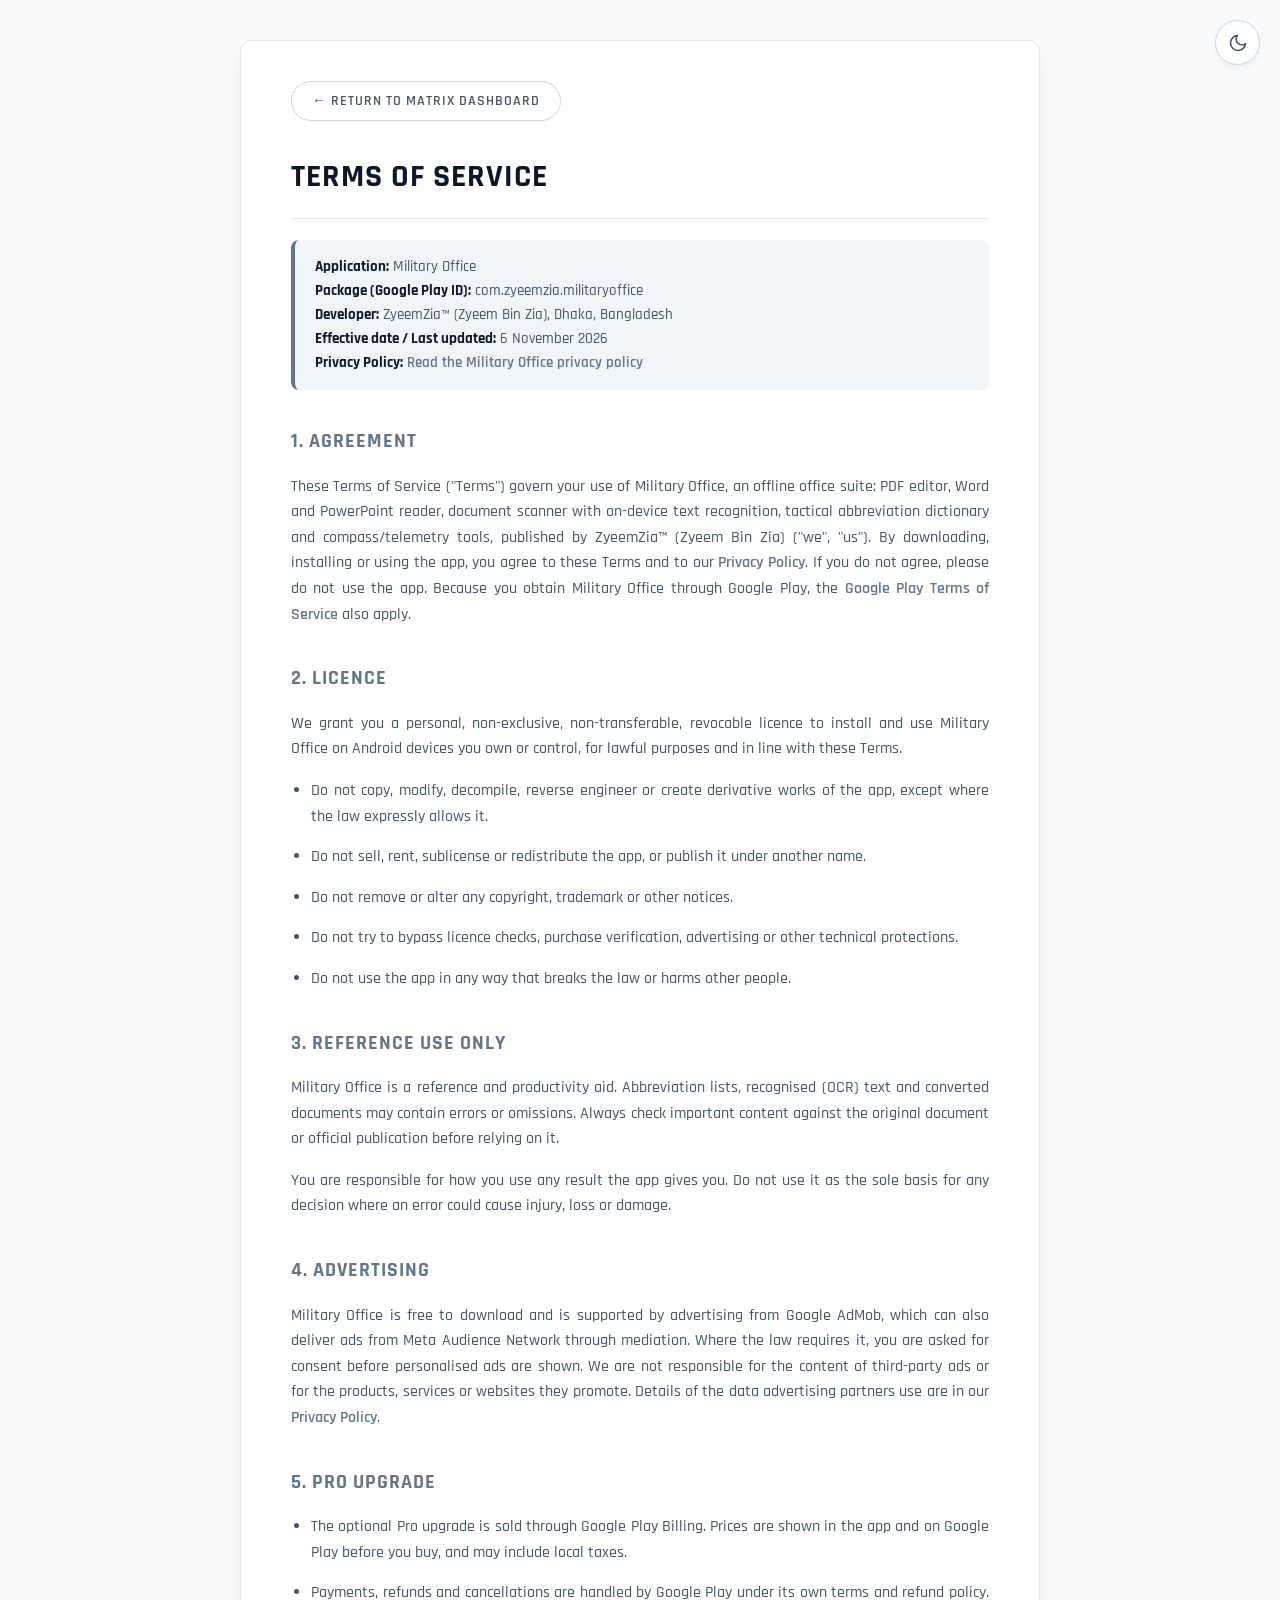
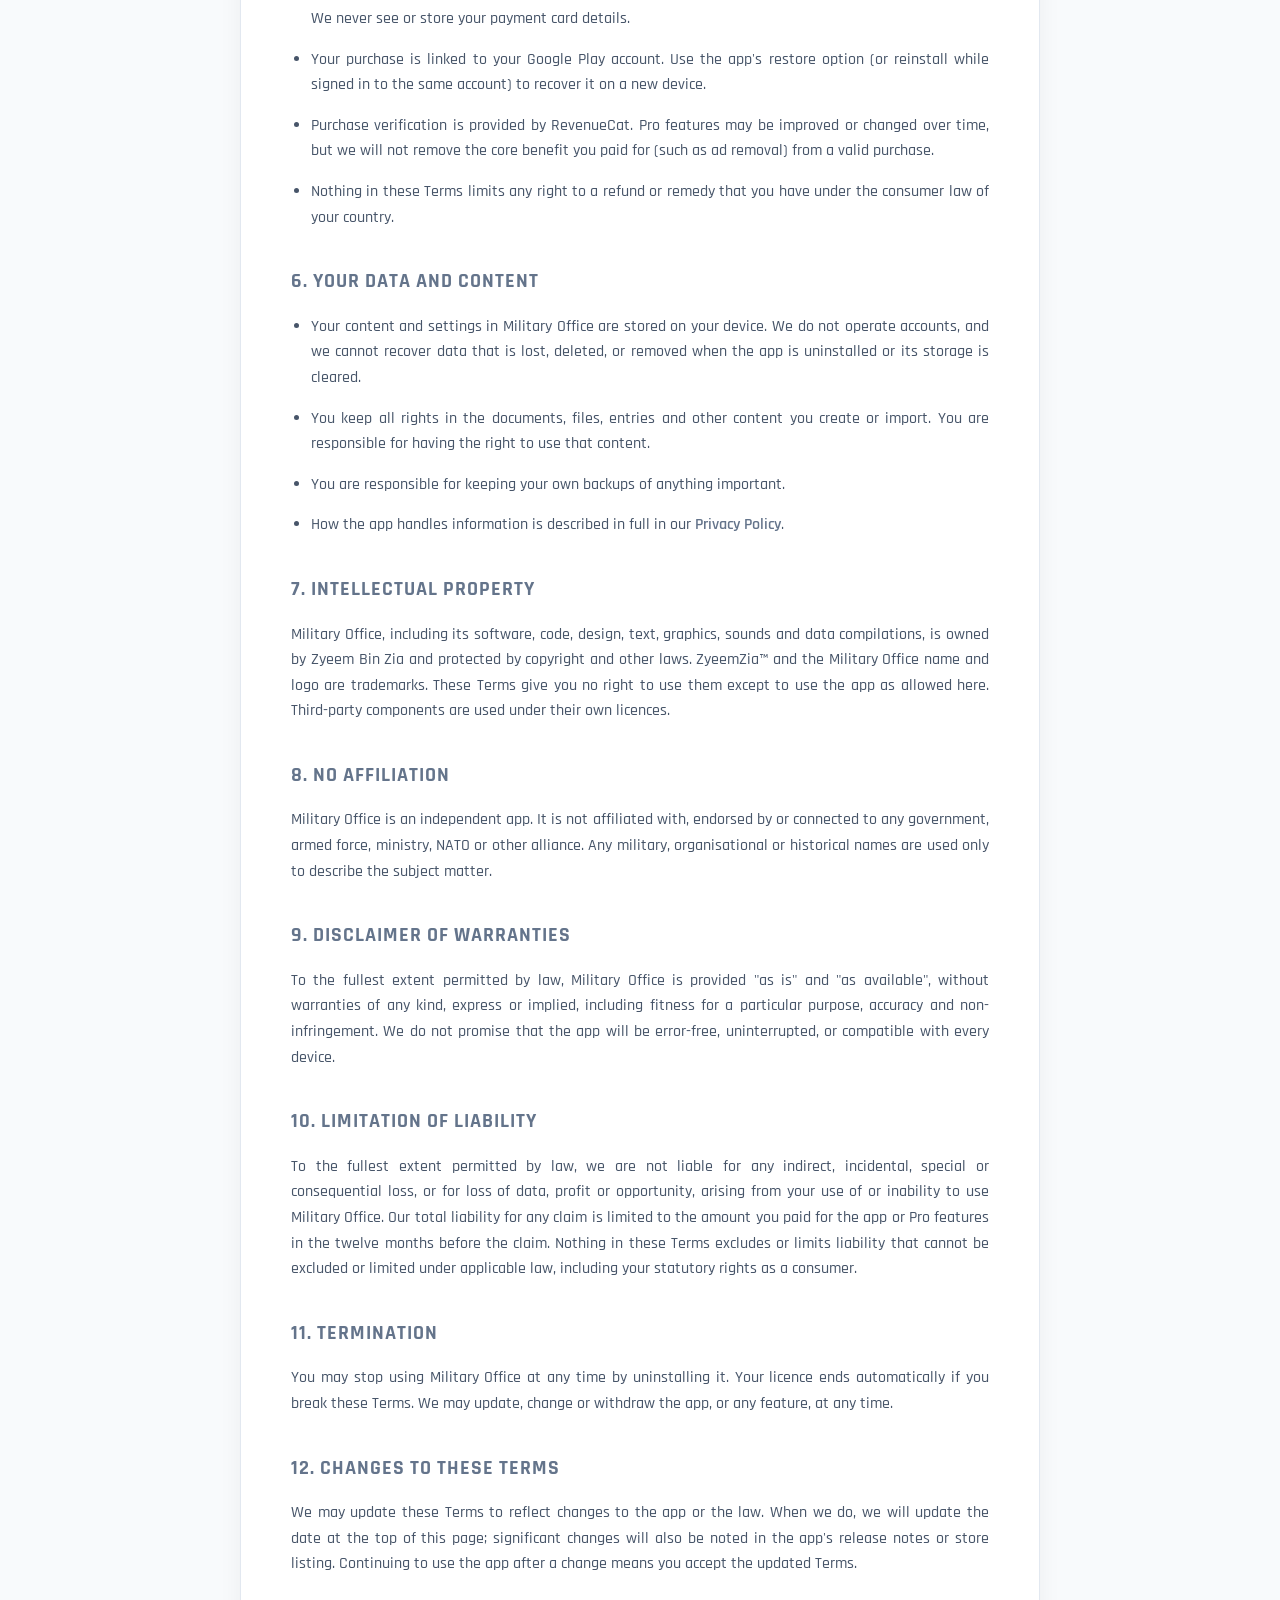
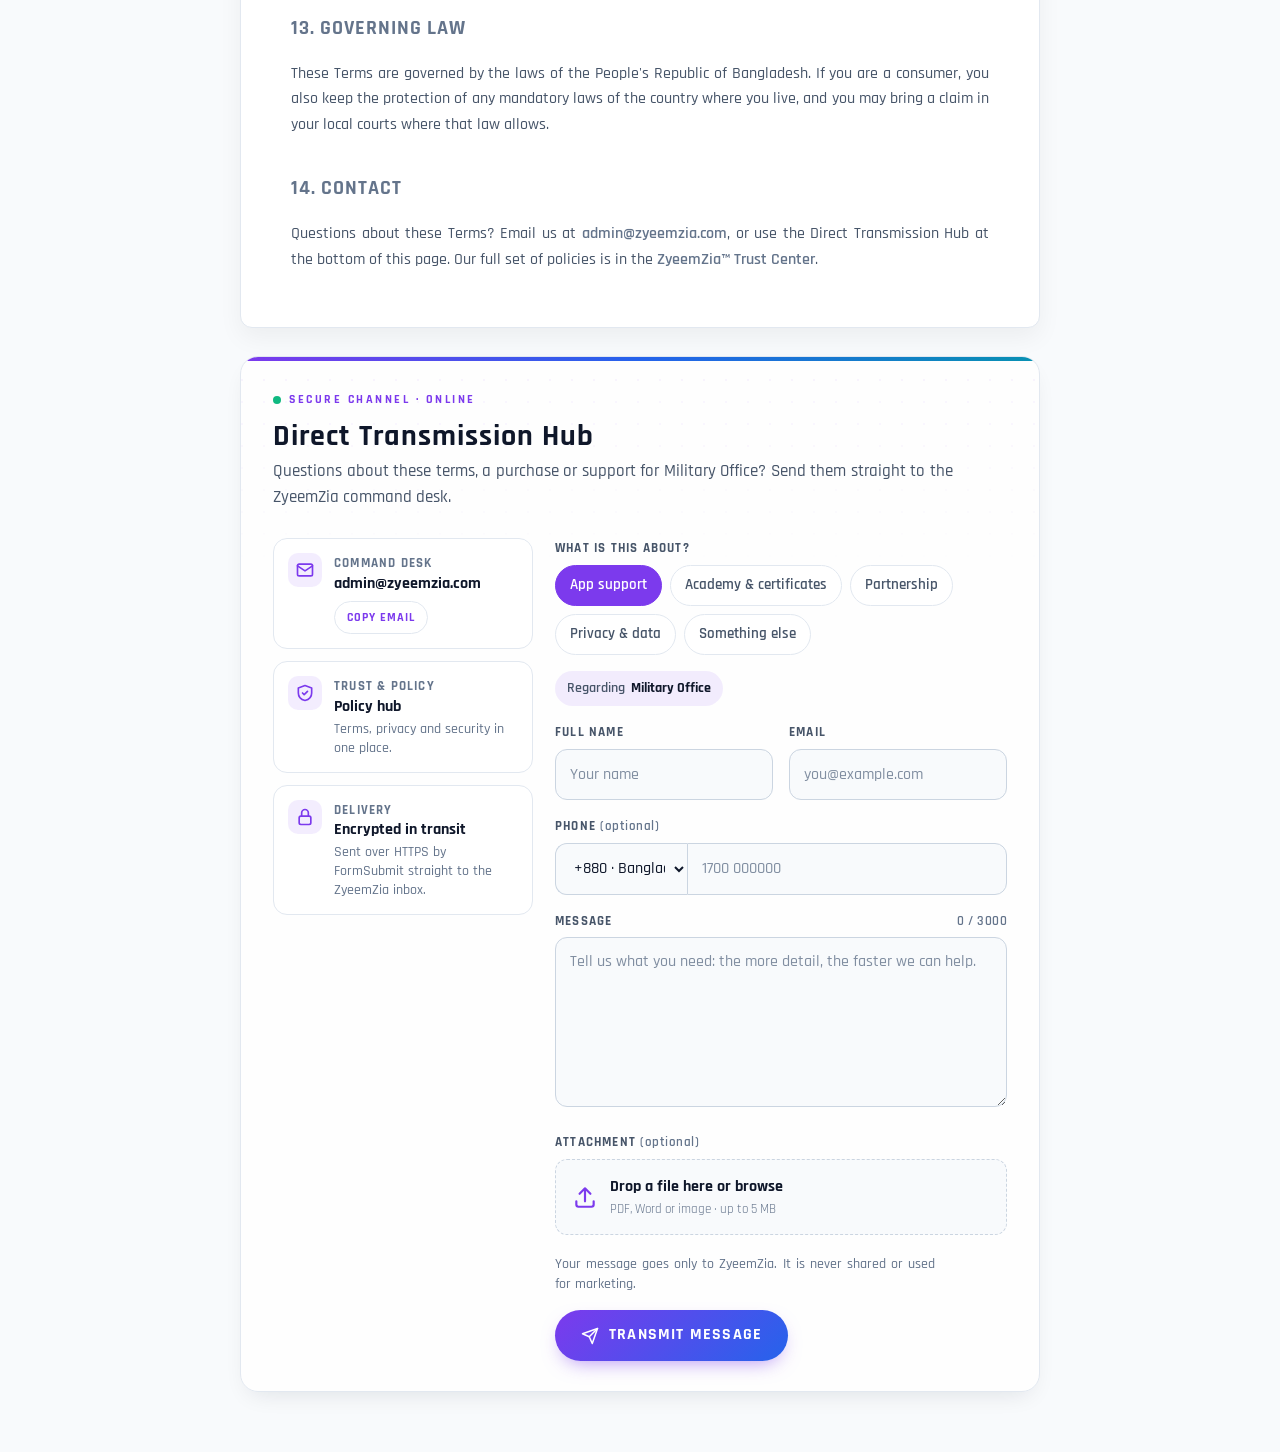
<file: terms-militaryoffice.html>
<!DOCTYPE html>
<html lang="en">
<head>
    <meta charset="UTF-8">
    <meta name="viewport" content="width=device-width, initial-scale=1.0">
    <title>Terms of Service | Military Office</title>
    <link rel="icon" href="favicon.ico" sizes="any">
    <link rel="icon" type="image/png" sizes="32x32" href="favicon-32.png">
    <link rel="icon" type="image/png" sizes="64x64" href="favicon-64.png">
    <link rel="icon" type="image/png" sizes="192x192" href="icon-192.png">
    <link rel="apple-touch-icon" href="apple-touch-icon.png">
    <link rel="preconnect" href="https://fonts.googleapis.com">
    <link rel="preconnect" href="https://fonts.gstatic.com" crossorigin>
    <link href="https://fonts.googleapis.com/css2?family=Rajdhani:wght@400;500;600;700&display=swap" rel="stylesheet">

    <style>
/* Form controls use the page font; browsers otherwise fall back to Arial. */
button, input, select, textarea { font-family: inherit; }
/* Small print never drops below 12px on screen. */
small { font-size: max(12px, .85em); }

        /* =========================================
           BASE STYLING & THEME (DEFAULT: LIGHT MODE)
           ========================================= */
        *, *::before, *::after {
            box-sizing: border-box;
        }

        body {
            font-family: 'Rajdhani', -apple-system, BlinkMacSystemFont, "Segoe UI", Roboto, sans-serif;
            background: #f8fafc;
            color: #0f172a;
            padding: 40px 20px;
            line-height: 1.6;
            margin: 0;
            overflow-x: hidden;
            transition: background-color 0.3s ease, color 0.3s ease;
        }
        .container {
            max-width: 800px;
            width: 100%;
            margin: 0 auto;
            background: #ffffff;
            padding: 40px 50px;
            border-radius: 12px;
            border: 1px solid #e2e8f0;
            text-align: justify;
            box-shadow: 0 10px 25px rgba(0, 0, 0, 0.05);
            transition: all 0.3s ease;
        }
        .back-btn {
            display: inline-block;
            margin-bottom: 30px;
            color: #475569;
            font-weight: 600;
            text-decoration: none;
            border: 1px solid #cbd5e1;
            padding: 8px 20px;
            border-radius: 30px;
            font-size: 14px;
            text-transform: uppercase;
            letter-spacing: 1px;
            transition: all 0.2s ease;
        }
        .back-btn:hover { background: #e2e8f0; color: #0f172a; border-color: #94a3b8; }

        h1 { color: #0f172a; font-size: 32px; border-bottom: 1px solid #e2e8f0; padding-bottom: 15px; margin-top: 0; text-transform: uppercase; letter-spacing: 1px; transition: color 0.3s ease, border-color 0.3s ease;}

        /* Slate/Steel Accent for Military Office (kept distinct from GR Converter Pro's blue) */
        h2 { color: #64748b; font-size: 20px; margin-top: 35px; text-transform: uppercase; letter-spacing: 1px;}

        p, li { color: #475569; font-size: 16px; font-weight: 500; margin-bottom: 15px; transition: color 0.3s ease; text-align: justify; }
        ul { padding-left: 20px; }

        .meta-info {
            background: #f1f5f9;
            padding: 15px 20px;
            border-radius: 8px;
            border-left: 4px solid #64748b;
            margin-bottom: 30px;
            transition: background 0.3s ease;
        }
        .meta-info p { margin: 0; font-size: 15px; text-align: left; }
        .meta-info strong { color: #0f172a; transition: color 0.3s ease; }

        a.contact-link { color: #64748b; text-decoration: none; font-weight: 600; }
        a.contact-link:hover { text-decoration: underline; }

        .theme-toggle-btn {
            position: fixed;
            top: 20px;
            right: 20px;
            background: #ffffff;
            border: 1px solid #cbd5e1;
            color: #475569;
            border-radius: 50%;
            width: 45px;
            height: 45px;
            display: flex;
            justify-content: center;
            align-items: center;
            cursor: pointer;
            z-index: 100;
            box-shadow: 0 4px 6px rgba(0,0,0,0.05);
            transition: all 0.3s ease;
        }
        .theme-toggle-btn:hover { transform: scale(1.1); border-color: #94a3b8; color: #0f172a; }

        .icon-moon { display: block; }
        .icon-sun { display: none; }

        @media (max-width: 650px) {
            body { padding: 20px 15px; }
            .container { padding: 30px 20px; }
            h1 { font-size: 26px; }
            .back-btn { font-size: 13px; padding: 8px 16px; margin-bottom: 20px; }
            .theme-toggle-btn { top: 15px; right: 15px; width: 40px; height: 40px; }
        }

        /* =========================================
           DARK MODE OVERRIDES
           ========================================= */
        body.dark-mode { background: #090d16; color: #f1f5f9; }
        body.dark-mode .container { background: #111827; border-color: #1f2937; box-shadow: 0 10px 25px rgba(0, 0, 0, 0.5); }
        body.dark-mode .back-btn { color: #94a3b8; border-color: #334155; }
        body.dark-mode .back-btn:hover { background: #1e293b; color: #f8fafc; border-color: #475569; }

        body.dark-mode h1 { color: #f8fafc; border-bottom-color: #334155; }
        body.dark-mode p, body.dark-mode li { color: #9ca3af; }

        body.dark-mode .meta-info { background: rgba(17, 24, 39, 0.8); border-color: #1f2937; border-left-color: #94a3b8;}
        body.dark-mode .meta-info strong { color: #f8fafc; }

        body.dark-mode .theme-toggle-btn { background: #111827; border-color: #334155; color: #94a3b8; box-shadow: 0 4px 6px rgba(0,0,0,0.3);}
        body.dark-mode .theme-toggle-btn:hover { border-color: #475569; color: #f8fafc; }

        body.dark-mode .icon-moon { display: none; }
        body.dark-mode .icon-sun { display: block; }
            /* phones: justified text leaves wide gaps between words, so use normal alignment */
        @media (max-width: 650px) { .container, .container p, .container li, .policy-card, .policy-card p, .policy-card li, .legal-entity-box p { text-align: left; } }
    </style>
    <link rel="stylesheet" href="transmit.css?v=6">
<link rel="canonical" href="https://zyeemzia.com/terms-militaryoffice.html">
</head>
<body>

    <button id="themeToggle" class="theme-toggle-btn" title="Toggle Light/Dark Mode">
        <svg class="icon-moon" xmlns="http://www.w3.org/2000/svg" width="20" height="20" viewBox="0 0 24 24" fill="none" stroke="currentColor" stroke-width="2" stroke-linecap="round" stroke-linejoin="round">
            <path d="M21 12.79A9 9 0 1 1 11.21 3 7 7 0 0 0 21 12.79z"></path>
        </svg>
        <svg class="icon-sun" xmlns="http://www.w3.org/2000/svg" width="20" height="20" viewBox="0 0 24 24" fill="none" stroke="currentColor" stroke-width="2" stroke-linecap="round" stroke-linejoin="round">
            <circle cx="12" cy="12" r="5"></circle>
            <line x1="12" y1="1" x2="12" y2="3"></line>
            <line x1="12" y1="21" x2="12" y2="23"></line>
            <line x1="4.22" y1="4.22" x2="5.64" y2="5.64"></line>
            <line x1="18.36" y1="18.36" x2="19.78" y2="19.78"></line>
            <line x1="1" y1="12" x2="3" y2="12"></line>
            <line x1="21" y1="12" x2="23" y2="12"></line>
            <line x1="4.22" y1="19.78" x2="5.64" y2="18.36"></line>
            <line x1="18.36" y1="5.64" x2="19.78" y2="4.22"></line>
        </svg>
    </button>

    <div class="container">
        <a href="index.html" class="back-btn">← Return to Matrix Dashboard</a>

        <h1>Terms of Service</h1>

        <div class="meta-info">
            <p><strong>Application:</strong> Military Office</p>
            <p><strong>Package (Google Play ID):</strong> com.zyeemzia.militaryoffice</p>
            <p><strong>Developer:</strong> ZyeemZia™ (Zyeem Bin Zia), Dhaka, Bangladesh</p>
            <p><strong>Effective date / Last updated:</strong> 6 November 2026</p>
            <p><strong>Privacy Policy:</strong> <a href="privacy-militaryoffice.html" class="contact-link">Read the Military Office privacy policy</a></p>
        </div>

        <h2>1. Agreement</h2>
        <p>These Terms of Service ("Terms") govern your use of Military Office, an offline office suite: PDF editor, Word and PowerPoint reader, document scanner with on-device text recognition, tactical abbreviation dictionary and compass/telemetry tools, published by ZyeemZia&trade; (Zyeem Bin Zia) ("we", "us"). By downloading, installing or using the app, you agree to these Terms and to our <a href="privacy-militaryoffice.html" class="contact-link">Privacy Policy</a>. If you do not agree, please do not use the app. Because you obtain Military Office through Google Play, the <a href="https://play.google.com/about/play-terms/" class="contact-link" target="_blank" rel="noopener">Google Play Terms of Service</a> also apply.</p>

        <h2>2. Licence</h2>
        <p>We grant you a personal, non-exclusive, non-transferable, revocable licence to install and use Military Office on Android devices you own or control, for lawful purposes and in line with these Terms.</p>
        <ul>
            <li>Do not copy, modify, decompile, reverse engineer or create derivative works of the app, except where the law expressly allows it.</li>
            <li>Do not sell, rent, sublicense or redistribute the app, or publish it under another name.</li>
            <li>Do not remove or alter any copyright, trademark or other notices.</li>
            <li>Do not try to bypass licence checks, purchase verification, advertising or other technical protections.</li>
            <li>Do not use the app in any way that breaks the law or harms other people.</li>
        </ul>

        <h2>3. Reference Use Only</h2>
        <p>Military Office is a reference and productivity aid. Abbreviation lists, recognised (OCR) text and converted documents may contain errors or omissions. Always check important content against the original document or official publication before relying on it.</p>
        <p>You are responsible for how you use any result the app gives you. Do not use it as the sole basis for any decision where an error could cause injury, loss or damage.</p>

        <h2>4. Advertising</h2>
        <p>Military Office is free to download and is supported by advertising from Google AdMob, which can also deliver ads from Meta Audience Network through mediation. Where the law requires it, you are asked for consent before personalised ads are shown. We are not responsible for the content of third-party ads or for the products, services or websites they promote. Details of the data advertising partners use are in our <a href="privacy-militaryoffice.html" class="contact-link">Privacy Policy</a>.</p>

        <h2>5. Pro upgrade</h2>
        <ul>
            <li>The optional Pro upgrade is sold through Google Play Billing. Prices are shown in the app and on Google Play before you buy, and may include local taxes.</li>
            <li>Payments, refunds and cancellations are handled by Google Play under its own terms and refund policy. We never see or store your payment card details.</li>
            <li>Your purchase is linked to your Google Play account. Use the app's restore option (or reinstall while signed in to the same account) to recover it on a new device.</li>
            <li>Purchase verification is provided by RevenueCat. Pro features may be improved or changed over time, but we will not remove the core benefit you paid for (such as ad removal) from a valid purchase.</li>
            <li>Nothing in these Terms limits any right to a refund or remedy that you have under the consumer law of your country.</li>
        </ul>

        <h2>6. Your Data and Content</h2>
        <ul>
            <li>Your content and settings in Military Office are stored on your device. We do not operate accounts, and we cannot recover data that is lost, deleted, or removed when the app is uninstalled or its storage is cleared.</li>
            <li>You keep all rights in the documents, files, entries and other content you create or import. You are responsible for having the right to use that content.</li>
            <li>You are responsible for keeping your own backups of anything important.</li>
            <li>How the app handles information is described in full in our <a href="privacy-militaryoffice.html" class="contact-link">Privacy Policy</a>.</li>
        </ul>

        <h2>7. Intellectual Property</h2>
        <p>Military Office, including its software, code, design, text, graphics, sounds and data compilations, is owned by Zyeem Bin Zia and protected by copyright and other laws. ZyeemZia&trade; and the Military Office name and logo are trademarks. These Terms give you no right to use them except to use the app as allowed here. Third-party components are used under their own licences.</p>

        <h2>8. No Affiliation</h2>
        <p>Military Office is an independent app. It is not affiliated with, endorsed by or connected to any government, armed force, ministry, NATO or other alliance. Any military, organisational or historical names are used only to describe the subject matter.</p>

        <h2>9. Disclaimer of Warranties</h2>
        <p>To the fullest extent permitted by law, Military Office is provided "as is" and "as available", without warranties of any kind, express or implied, including fitness for a particular purpose, accuracy and non-infringement. We do not promise that the app will be error-free, uninterrupted, or compatible with every device.</p>

        <h2>10. Limitation of Liability</h2>
        <p>To the fullest extent permitted by law, we are not liable for any indirect, incidental, special or consequential loss, or for loss of data, profit or opportunity, arising from your use of or inability to use Military Office. Our total liability for any claim is limited to the amount you paid for the app or Pro features in the twelve months before the claim. Nothing in these Terms excludes or limits liability that cannot be excluded or limited under applicable law, including your statutory rights as a consumer.</p>

        <h2>11. Termination</h2>
        <p>You may stop using Military Office at any time by uninstalling it. Your licence ends automatically if you break these Terms. We may update, change or withdraw the app, or any feature, at any time.</p>

        <h2>12. Changes to These Terms</h2>
        <p>We may update these Terms to reflect changes to the app or the law. When we do, we will update the date at the top of this page; significant changes will also be noted in the app's release notes or store listing. Continuing to use the app after a change means you accept the updated Terms.</p>

        <h2>13. Governing Law</h2>
        <p>These Terms are governed by the laws of the People's Republic of Bangladesh. If you are a consumer, you also keep the protection of any mandatory laws of the country where you live, and you may bring a claim in your local courts where that law allows.</p>

        <h2>14. Contact</h2>
        <p>Questions about these Terms? Email us at <a href="mailto:admin@zyeemzia.com" class="contact-link">admin@zyeemzia.com</a>, or use the Direct Transmission Hub at the bottom of this page. Our full set of policies is in the <a href="https://policy.zyeemzia.com/" class="contact-link">ZyeemZia&trade; Trust Center</a>.</p>

    </div>
    <!-- DIRECT TRANSMISSION HUB (shared component from zyeemzia.com) -->
    <div class="tx-page"><section class="tx-mount" id="contact" data-tx-topic="apps" data-tx-regarding="Military Office" data-tx-source="zyeemzia.com · Terms · Military Office" data-tx-lead="Questions about these terms, a purchase or support for Military Office? Send them straight to the ZyeemZia command desk."></section></div>


    <script>
        const themeBtn = document.getElementById('themeToggle');
        const bodyElement = document.body;

        if (localStorage.getItem('matrixTheme') === 'dark') {
            bodyElement.classList.add('dark-mode');
        }

        themeBtn.addEventListener('click', () => {
            bodyElement.classList.toggle('dark-mode');
            if (bodyElement.classList.contains('dark-mode')) {
                localStorage.setItem('matrixTheme', 'dark');
            } else {
                localStorage.setItem('matrixTheme', 'light');
            }
        });
    </script>
    <script src="transmit.js?v=3" defer></script>
<script>/* ZyeemZia house style: justified writing. Paragraphs and list text that read left-aligned are justified; centred text, headings, buttons and columns too narrow to justify cleanly stay as they are. Copyright © ZyeemZia */(function(){var S='p,li,dd,blockquote';function j(r){if(!r||!r.querySelectorAll)return;var L=r.querySelectorAll(S);for(var i=0;i<L.length;i++){var e=L[i];if(e.getAttribute('data-zj'))continue;e.setAttribute('data-zj','1');var a=getComputedStyle(e).textAlign;if(a==='start'||a==='left'||a==='-webkit-auto'){var w=e.clientWidth;if(!w||w>=280)e.style.textAlign='justify'}}}function go(){j(document);if(!window.MutationObserver)return;new MutationObserver(function(m){for(var i=0;i<m.length;i++){var N=m[i].addedNodes;for(var k=0;k<N.length;k++){var n=N[k];if(n.nodeType===1)j(n.matches&&n.matches(S)?n.parentNode:n)}}}).observe(document.body,{childList:true,subtree:true})}if(document.readyState==='loading')document.addEventListener('DOMContentLoaded',go);else go()})()</script>
</body>
</html>
</file>
<file: transmit.css>
/* ZyeemZia™ Direct Transmission Hub: one contact component for zyeemzia.com and its pages.
   Follows the host page's theme through the tx-dark class (see data-tx-dark / data-tx-light / data-tx-auto in transmit.js). Copyright © ZyeemZia */
/* Form controls use the page font; browsers otherwise fall back to Arial. */
button, input, select, textarea { font-family: inherit; }
/* Small print never drops below 12px on screen. */
small { font-size: max(12px, .85em); }
.tx {
    --tx-ink: #0f172a; --tx-ink-2: #475569; --tx-ink-3: #64748b; --tx-line: #e2e8f0; --tx-card: #ffffff; --tx-soft: #f8fafc;
    --tx-field: #f8fafc; --tx-acc: #7c3aed; --tx-acc-2: #2563eb; --tx-acc-soft: rgba(124, 58, 237, 0.09); --tx-ok: #047857; --tx-bad: #be123c;
    container-type: inline-size; position: relative; text-align: left; margin: 50px 0 20px; border-radius: 18px; overflow: hidden;
    background: rgba(255, 255, 255, 0.85); border: 1px solid var(--tx-line); box-shadow: 0 10px 25px -10px rgba(15, 23, 42, 0.12);
    font-family: inherit; color: var(--tx-ink); transition: background-color 0.3s ease, border-color 0.3s ease;
}
.tx.tx-dark {
    --tx-ink: #f1f5f9; --tx-ink-2: #cbd5e1; --tx-ink-3: #94a3b8; --tx-line: #1f2937; --tx-card: #111827; --tx-soft: #0f172a;
    --tx-field: #1e293b; --tx-acc: #a78bfa; --tx-acc-2: #60a5fa; --tx-acc-soft: rgba(167, 139, 250, 0.12); --tx-ok: #34d399; --tx-bad: #fb7185;
    background: rgba(17, 24, 39, 0.7); box-shadow: inset 0 0 20px rgba(0, 0, 0, 0.25);
}
.tx *, .tx *::before, .tx *::after { box-sizing: border-box; }
.tx::before { content: ''; position: absolute; left: 0; right: 0; top: 0; height: 4px; background: linear-gradient(90deg, #7c3aed, #2563eb, #0891b2); }
.tx::after {
    content: ''; position: absolute; inset: 0; pointer-events: none; opacity: 0.6;
    background: radial-gradient(circle at 1px 1px, var(--tx-acc-soft) 1px, transparent 1.6px) 0 0 / 22px 22px;
    -webkit-mask-image: linear-gradient(180deg, #000, transparent 220px); mask-image: linear-gradient(180deg, #000, transparent 220px);
}
.tx > * { position: relative; z-index: 1; }
.tx p, .tx h2, .tx h3, .tx label, .tx span { text-align: left; }
.tx .tx-done, .tx .tx-done p, .tx .tx-done h3 { text-align: center; }
.tx-head { padding: 30px 32px 6px; }
.tx-status { display: inline-flex; align-items: center; gap: 8px; font-size: 12px; font-weight: 700; letter-spacing: 2.5px; text-transform: uppercase; color: var(--tx-acc); }
.tx-status i { width: 8px; height: 8px; border-radius: 50%; background: #10b981; box-shadow: 0 0 0 0 rgba(16, 185, 129, 0.55); animation: tx-pulse 2s infinite; }
@keyframes tx-pulse { 70% { box-shadow: 0 0 0 8px rgba(16, 185, 129, 0); } 100% { box-shadow: 0 0 0 0 rgba(16, 185, 129, 0); } }
.tx-head h2, .tx-head h3 { margin: 6px 0 6px; font-size: 30px; line-height: 1.15; letter-spacing: 1px; color: var(--tx-ink); text-transform: none; border: 0; padding: 0; font-weight: 700; }
.tx-head p { margin: 0; color: var(--tx-ink-2); font-size: 16.5px; font-weight: 500; max-width: 680px; line-height: 1.55; }

.tx-body { display: grid; grid-template-columns: 260px minmax(0, 1fr); gap: 22px; padding: 22px 32px 30px; }
.tx-rail { display: flex; flex-direction: column; gap: 12px; }
.tx-chan { display: flex; gap: 12px; align-items: flex-start; padding: 14px; border-radius: 14px; border: 1px solid var(--tx-line); background: var(--tx-card); text-decoration: none; color: inherit; transition: border-color 0.2s ease, transform 0.2s ease; }
a.tx-chan:hover { transform: translateY(-2px); border-color: var(--tx-acc); }
.tx-chan svg { flex: none; width: 34px; height: 34px; padding: 7px; border-radius: 10px; background: var(--tx-acc-soft); color: var(--tx-acc); }
.tx-chan b { display: block; font-size: 13px; letter-spacing: 1.2px; text-transform: uppercase; color: var(--tx-ink-3); }
.tx-chan span { display: block; font-size: 15.5px; font-weight: 700; color: var(--tx-ink); overflow-wrap: anywhere; line-height: 1.35; }
.tx-chan small { display: block; font-size: 13.5px; color: var(--tx-ink-3); font-weight: 500; line-height: 1.4; margin-top: 2px; }
.tx-copy { margin-top: 6px; font: inherit; font-size: 12px; font-weight: 700; letter-spacing: 1px; text-transform: uppercase; color: var(--tx-acc); background: transparent; border: 1px solid var(--tx-line); border-radius: 20px; padding: 6px 12px; cursor: pointer; }
.tx-copy:hover { border-color: var(--tx-acc); }

.tx-form { display: flex; flex-direction: column; gap: 16px; min-width: 0; }
.tx-label { display: block; font-size: 13px; font-weight: 700; letter-spacing: 1.2px; text-transform: uppercase; color: var(--tx-ink-2); margin-bottom: 6px; }
.tx-label em { font-style: normal; font-weight: 600; letter-spacing: 0.5px; text-transform: none; color: var(--tx-ink-3); }
.tx-topics { display: flex; flex-wrap: wrap; gap: 8px; border: 0; margin: 0; padding: 0; min-width: 0; }
.tx-topics legend { padding: 0; }
.tx-topic { position: relative; }
.tx-topic input { position: absolute; opacity: 0; inset: 0; margin: 0; cursor: pointer; }
.tx-topic span { display: inline-flex; align-items: center; gap: 6px; padding: 8px 14px; border-radius: 30px; border: 1px solid var(--tx-line); background: var(--tx-card); font-size: 14.5px; font-weight: 600; color: var(--tx-ink-2); transition: all 0.2s ease; }
.tx-topic input:checked + span { background: var(--tx-acc); border-color: var(--tx-acc); color: #fff; }
.tx-dark .tx-topic input:checked + span { color: #0b1120; }
.tx-topic input:focus-visible + span { outline: 3px solid var(--tx-acc-2); outline-offset: 2px; }
.tx-topic:hover span { border-color: var(--tx-acc); }
.tx-regarding { display: inline-flex; gap: 6px; align-items: center; font-size: 14px; font-weight: 600; color: var(--tx-ink-2); background: var(--tx-acc-soft); border-radius: 30px; padding: 6px 12px; width: fit-content; max-width: 100%; }
.tx-regarding b { color: var(--tx-ink); }

.tx-row { display: grid; grid-template-columns: minmax(0, 1fr) minmax(0, 1fr); gap: 16px; }
.tx-field input, .tx-field textarea, .tx-field select {
    width: 100%; font: inherit; font-size: 16px; font-weight: 500; color: var(--tx-ink); background: var(--tx-field);
    border: 1px solid var(--tx-line); border-radius: 12px; padding: 12px 14px; transition: border-color 0.2s ease, box-shadow 0.2s ease;
}
.tx:not(.tx-dark) .tx-field input, .tx:not(.tx-dark) .tx-field textarea, .tx:not(.tx-dark) .tx-field select { border-color: #cbd5e1; }
.tx-field textarea { resize: vertical; min-height: 140px; line-height: 1.5; }
.tx-field input:focus, .tx-field textarea:focus, .tx-field select:focus { outline: none; border-color: var(--tx-acc); box-shadow: 0 0 0 3px var(--tx-acc-soft); }
.tx-field input::placeholder, .tx-field textarea::placeholder { color: var(--tx-ink-3); opacity: 0.8; }
.tx-field.bad input, .tx-field.bad textarea { border-color: var(--tx-bad); }
.tx-err { display: none; margin-top: 5px; font-size: 13.5px; font-weight: 600; color: var(--tx-bad); }
.tx-field.bad .tx-err { display: block; }
.tx-phone { display: flex; }
.tx-phone select { width: 132px; flex: none; border-top-right-radius: 0; border-bottom-right-radius: 0; border-right: 0; padding-right: 6px; cursor: pointer; }
.tx-phone input { border-top-left-radius: 0; border-bottom-left-radius: 0; min-width: 0; }
.tx-count { float: right; font-size: 12.5px; font-weight: 600; color: var(--tx-ink-3); letter-spacing: 0.5px; }
.tx-count.warn { color: var(--tx-bad); }

.tx-drop { position: relative; display: flex; align-items: center; gap: 12px; padding: 14px 16px; border: 1.5px dashed #cbd5e1; border-radius: 12px; background: var(--tx-field); color: var(--tx-ink-2); transition: all 0.2s ease; cursor: pointer; }
.tx-dark .tx-drop { border-color: #334155; }
.tx-drop.over, .tx-drop:hover { border-color: var(--tx-acc); background: var(--tx-acc-soft); }
.tx-drop input { position: absolute; inset: 0; opacity: 0; cursor: pointer; width: 100%; }
.tx-drop svg { flex: none; width: 26px; height: 26px; color: var(--tx-acc); }
.tx-drop b { color: var(--tx-ink); font-weight: 700; }
.tx-drop small { display: block; font-size: 13px; color: var(--tx-ink-3); }
.tx-file { display: none; align-items: center; gap: 10px; padding: 10px 14px; border-radius: 12px; border: 1px solid var(--tx-line); background: var(--tx-card); font-size: 14.5px; font-weight: 600; color: var(--tx-ink); min-width: 0; }
.tx-file.on { display: flex; }
.tx-file span { flex: 1; min-width: 0; overflow: hidden; text-overflow: ellipsis; white-space: nowrap; }
.tx-file small { color: var(--tx-ink-3); }
.tx-file button { font: inherit; font-size: 12.5px; font-weight: 700; letter-spacing: 0.8px; text-transform: uppercase; border: 0; background: transparent; color: var(--tx-bad); cursor: pointer; }

.tx-foot { display: flex; align-items: center; justify-content: space-between; gap: 16px; flex-wrap: wrap; padding-top: 4px; }
.tx-note { margin: 0; font-size: 13.5px; font-weight: 500; color: var(--tx-ink-3); max-width: 380px; line-height: 1.45; }
.tx-send {
    display: inline-flex; align-items: center; gap: 10px; font: inherit; font-size: 15.5px; font-weight: 700; letter-spacing: 1.2px; text-transform: uppercase;
    color: #fff; background: linear-gradient(135deg, #7c3aed, #2563eb); border: 0; border-radius: 30px; padding: 13px 26px; cursor: pointer;
    box-shadow: 0 8px 20px -8px rgba(124, 58, 237, 0.6); transition: transform 0.2s ease, box-shadow 0.2s ease, opacity 0.2s ease;
}
.tx-send:hover { transform: translateY(-2px); box-shadow: 0 12px 24px -8px rgba(124, 58, 237, 0.7); }
.tx-send:focus-visible { outline: 3px solid var(--tx-acc-2); outline-offset: 3px; }
.tx-send svg { width: 18px; height: 18px; }
.tx-send[disabled] { opacity: 0.75; cursor: progress; transform: none; }
.tx-hp { position: absolute !important; left: -10000px !important; width: 1px; height: 1px; overflow: hidden; }

.tx-done { display: none; text-align: center; padding: 36px 32px 40px; }
.tx.sent .tx-body { display: none; }
.tx.sent .tx-done { display: block; }
.tx-done svg { width: 64px; height: 64px; color: var(--tx-ok); }
.tx-done h3 { margin: 10px 0 6px; font-size: 26px; color: var(--tx-ink); border: 0; padding: 0; text-transform: none; letter-spacing: 0.5px; }
.tx-done p { margin: 0 auto 18px; color: var(--tx-ink-2); max-width: 460px; font-weight: 500; text-align: center; }
.tx-again { font: inherit; font-size: 14px; font-weight: 700; letter-spacing: 1px; text-transform: uppercase; color: var(--tx-acc); background: transparent; border: 1px solid var(--tx-line); border-radius: 30px; padding: 10px 20px; cursor: pointer; }
.tx-again:hover { border-color: var(--tx-acc); }

@container (max-width: 720px) {
    .tx-body { grid-template-columns: minmax(0, 1fr); padding: 18px 20px 24px; }
    .tx-rail { display: grid; grid-template-columns: repeat(auto-fit, minmax(200px, 1fr)); }
    .tx-head { padding: 26px 20px 4px; }
    .tx-head h2, .tx-head h3 { font-size: 26px; }
}
@container (max-width: 520px) {
    .tx-row { grid-template-columns: minmax(0, 1fr); }
    .tx-rail { gap: 8px; }
    .tx-chan { padding: 10px 12px; align-items: center; }
    .tx-chan small { display: none; }
    .tx-chan svg { width: 30px; height: 30px; padding: 6px; }
    .tx-send { width: 100%; justify-content: center; }
}
@media (prefers-reduced-motion: reduce) { .tx-status i { animation: none; } .tx-send, .tx-chan { transition: none; } }

/* standalone pages (privacy notices): the hub sits under the page card at the same width */
.tx-page { max-width: 800px; margin: 0 auto; }
.tx-page .tx { margin-top: 28px; }
</file>
